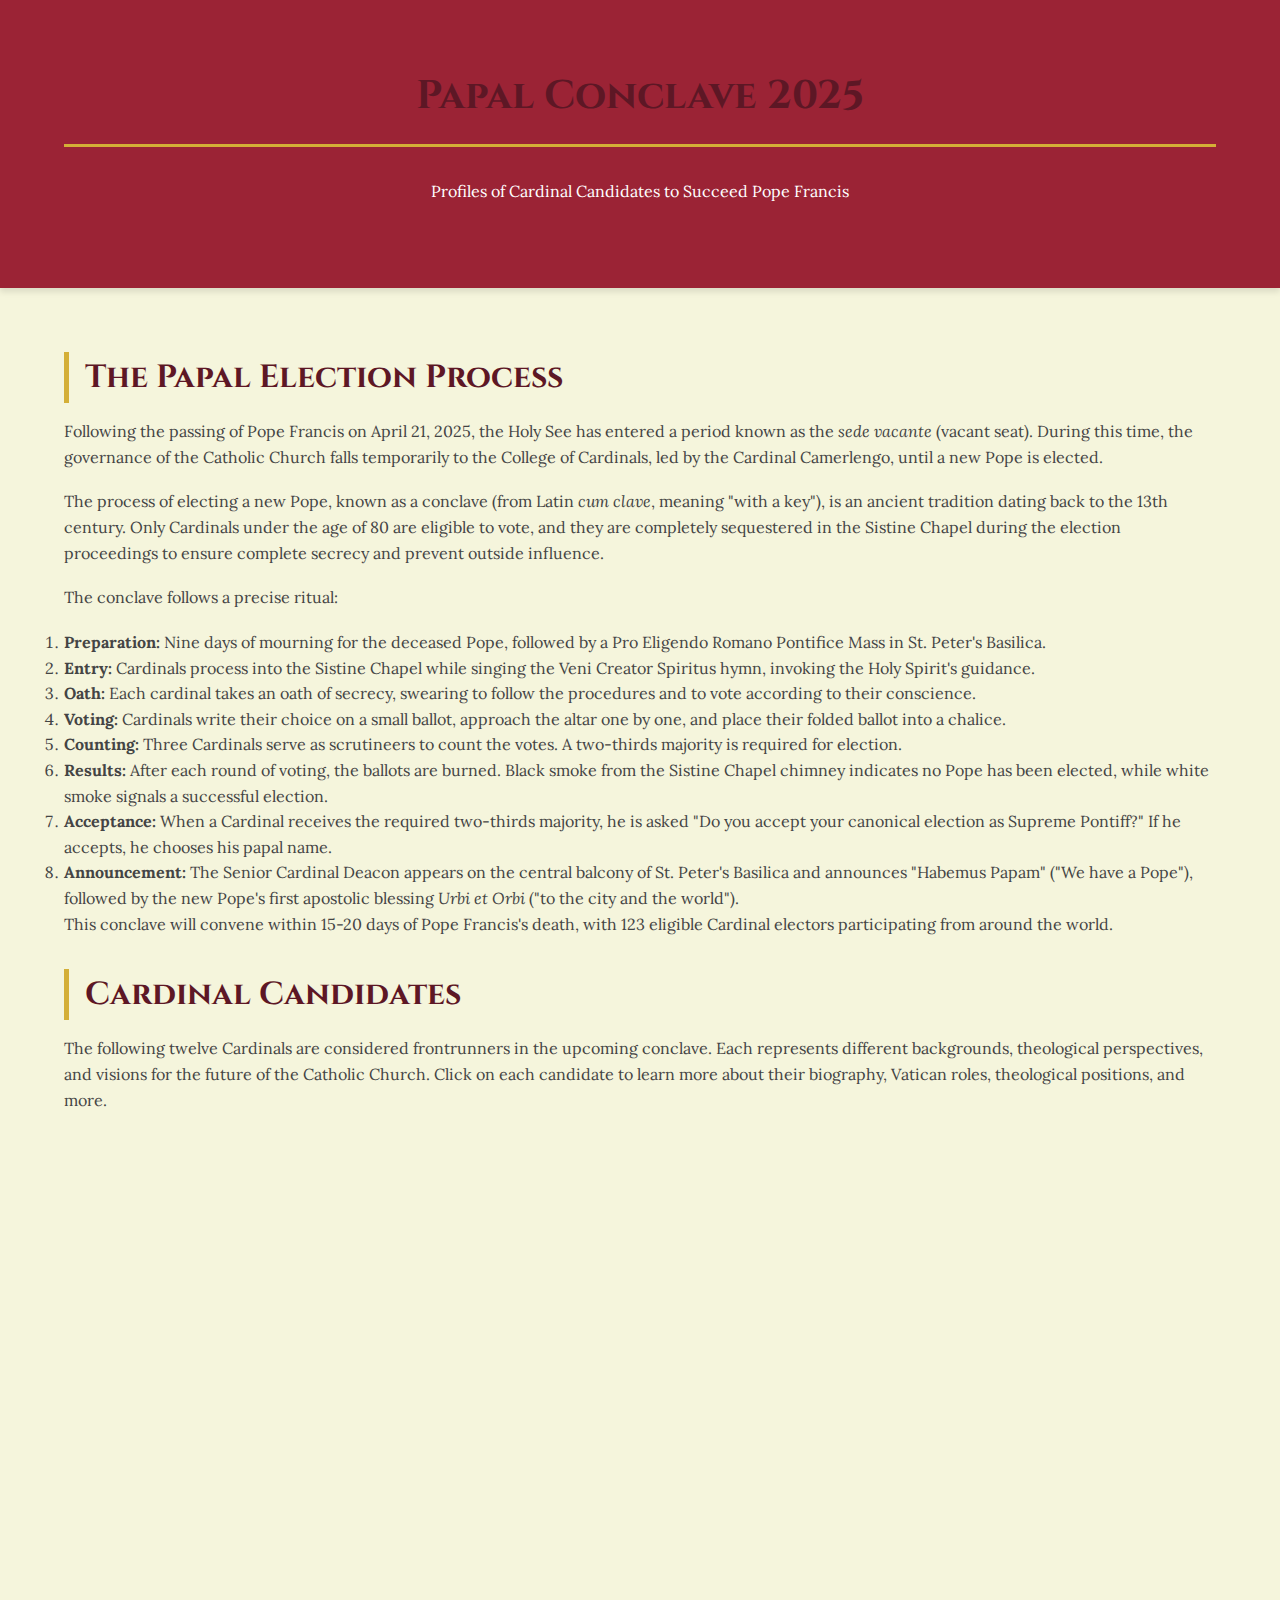
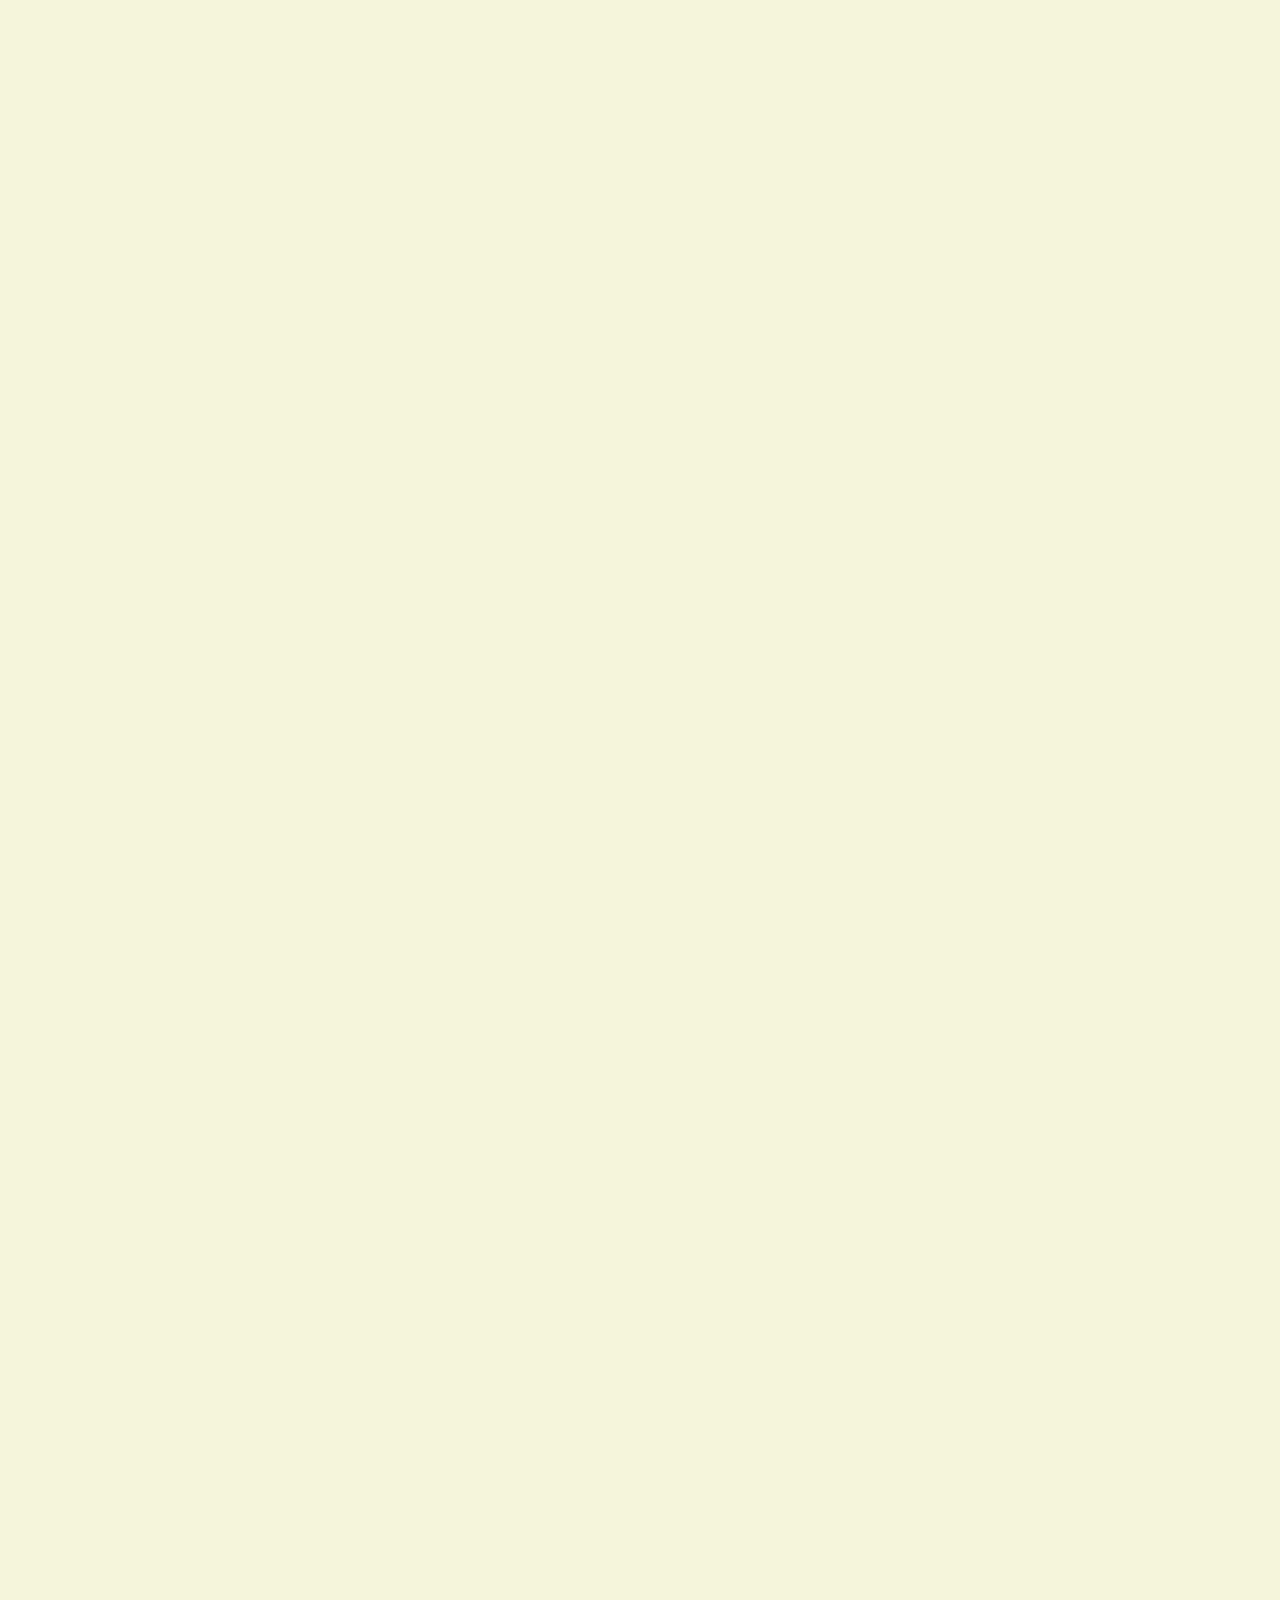
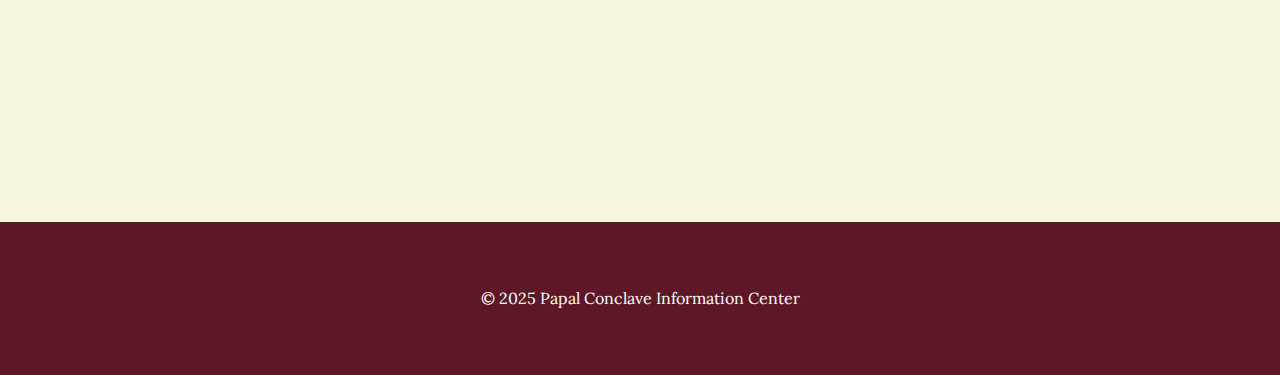
<file: index.html>
<!DOCTYPE html>
<html lang="en">
<head>
  <meta charset="UTF-8">
  <meta name="viewport" content="width=device-width, initial-scale=1.0">
  <meta name="description" content="Information about the 12 papal candidates for the conclave following the passing of Pope Francis">
  <title>Papal Conclave 2025 - Candidate Profiles</title>
  <link rel="preconnect" href="https://fonts.googleapis.com">
  <link rel="preconnect" href="https://fonts.gstatic.com" crossorigin>
  <link href="https://fonts.googleapis.com/css2?family=Cinzel:wght@400;700&family=Lora:ital,wght@0,400;0,700;1,400&display=swap" rel="stylesheet">
  <link rel="stylesheet" href="assets/css/style.css">
</head>
<body>
  <header>
    <div class="container">
      <h1>Papal Conclave 2025</h1>
      <p>Profiles of Cardinal Candidates to Succeed Pope Francis</p>
    </div>
  </header>

  <main class="container">
    <section class="intro">
      <h2>The Papal Election Process</h2>
      <p>Following the passing of Pope Francis on April 21, 2025, the Holy See has entered a period known as the <em>sede vacante</em> (vacant seat). During this time, the governance of the Catholic Church falls temporarily to the College of Cardinals, led by the Cardinal Camerlengo, until a new Pope is elected.</p>
      
      <p>The process of electing a new Pope, known as a conclave (from Latin <em>cum clave</em>, meaning "with a key"), is an ancient tradition dating back to the 13th century. Only Cardinals under the age of 80 are eligible to vote, and they are completely sequestered in the Sistine Chapel during the election proceedings to ensure complete secrecy and prevent outside influence.</p>
      
      <p>The conclave follows a precise ritual:</p>
      
      <ol>
        <li><strong>Preparation:</strong> Nine days of mourning for the deceased Pope, followed by a Pro Eligendo Romano Pontifice Mass in St. Peter's Basilica.</li>
        <li><strong>Entry:</strong> Cardinals process into the Sistine Chapel while singing the Veni Creator Spiritus hymn, invoking the Holy Spirit's guidance.</li>
        <li><strong>Oath:</strong> Each cardinal takes an oath of secrecy, swearing to follow the procedures and to vote according to their conscience.</li>
        <li><strong>Voting:</strong> Cardinals write their choice on a small ballot, approach the altar one by one, and place their folded ballot into a chalice.</li>
        <li><strong>Counting:</strong> Three Cardinals serve as scrutineers to count the votes. A two-thirds majority is required for election.</li>
        <li><strong>Results:</strong> After each round of voting, the ballots are burned. Black smoke from the Sistine Chapel chimney indicates no Pope has been elected, while white smoke signals a successful election.</li>
        <li><strong>Acceptance:</strong> When a Cardinal receives the required two-thirds majority, he is asked "Do you accept your canonical election as Supreme Pontiff?" If he accepts, he chooses his papal name.</li>
        <li><strong>Announcement:</strong> The Senior Cardinal Deacon appears on the central balcony of St. Peter's Basilica and announces "Habemus Papam" ("We have a Pope"), followed by the new Pope's first apostolic blessing <em>Urbi et Orbi</em> ("to the city and the world").</li>
      </ol>
      
      <p>This conclave will convene within 15-20 days of Pope Francis's death, with 123 eligible Cardinal electors participating from around the world.</p>
    </section>

    <section>
      <h2>Cardinal Candidates</h2>
      <p>The following twelve Cardinals are considered frontrunners in the upcoming conclave. Each represents different backgrounds, theological perspectives, and visions for the future of the Catholic Church. Click on each candidate to learn more about their biography, Vatican roles, theological positions, and more.</p>
      
      <div class="candidates-grid">
        <!-- Cardinal 1 -->
        <article class="candidate-card">
          <a href="candidate-bagnasco.html">
            <img src="assets/images/gettyimages-458750081-612x612-2048.jpg" alt="Cardinal Angelo Bagnasco" width="612" height="612">
            <div class="candidate-card-content">
              <h3>Cardinal Angelo Bagnasco</h3>
              <p class="candidate-meta">82 – Italy</p>
              <p>Archbishop Emeritus of Genoa</p>
            </div>
          </a>
        </article>
        
        <!-- Cardinal 2 -->
        <article class="candidate-card">
          <a href="candidate-zuppi.html">
            <img src="assets/images/gettyimages-1760249336-612x612-80b3.jpg" alt="Cardinal Matteo Zuppi" width="612" height="612">
            <div class="candidate-card-content">
              <h3>Cardinal Matteo Zuppi</h3>
              <p class="candidate-meta">69 – Italy</p>
              <p>Archbishop of Bologna</p>
            </div>
          </a>
        </article>
        
        <!-- Cardinal 3 -->
        <article class="candidate-card">
          <a href="candidate-sarah.html">
            <img src="assets/images/gettyimages-107032722-612x612-34f1.jpg" alt="Cardinal Robert Sarah" width="612" height="612">
            <div class="candidate-card-content">
              <h3>Cardinal Robert Sarah</h3>
              <p class="candidate-meta">79 – Guinea</p>
              <p>Prefect Emeritus of the Congregation for Divine Worship and the Discipline of the Sacraments</p>
            </div>
          </a>
        </article>
        
        <!-- Cardinal 4 -->
        <article class="candidate-card">
          <a href="candidate-tagle.html">
            <img src="assets/images/Luis_Antonio_Tagle_in_2016-ccab.png" alt="Cardinal Luis Antonio Tagle" width="612" height="612">
            <div class="candidate-card-content">
              <h3>Cardinal Luis Antonio Tagle</h3>
              <p class="candidate-meta">67 – Philippines</p>
              <p>Pro-Prefect of the Dicastery for Evangelization</p>
            </div>
          </a>
        </article>
        
        <!-- Cardinal 5 -->
        <article class="candidate-card">
          <a href="candidate-ranjith.html">
            <img src="assets/images/Ranjith-e1725194111365-3993.webp" alt="Cardinal Malcolm Ranjith" width="612" height="612">
            <div class="candidate-card-content">
              <h3>Cardinal Malcolm Ranjith</h3>
              <p class="candidate-meta">77 – Sri Lanka</p>
              <p>Metropolitan Archbishop of Colombo</p>
            </div>
          </a>
        </article>
        
        <!-- Cardinal 6 -->
        <article class="candidate-card">
          <a href="candidate-parolin.html">
            <img src="assets/images/gettyimages-1710142238-612x612-189c.jpg" alt="Cardinal Pietro Parolin" width="612" height="612">
            <div class="candidate-card-content">
              <h3>Cardinal Pietro Parolin</h3>
              <p class="candidate-meta">70 – Italy</p>
              <p>Vatican Secretary of State</p>
            </div>
          </a>
        </article>
        
        <!-- Cardinal 7 -->
        <article class="candidate-card">
          <a href="candidate-pizzaballa.html">
            <img src="assets/images/gettyimages-2190750101-612x612-3679.jpg" alt="Cardinal Pierbattista Pizzaballa" width="612" height="612">
            <div class="candidate-card-content">
              <h3>Cardinal Pierbattista Pizzaballa</h3>
              <p class="candidate-meta">60 – Italy</p>
              <p>Latin Patriarch of Jerusalem</p>
            </div>
          </a>
        </article>
        
        <!-- Cardinal 8 -->
        <article class="candidate-card">
          <a href="candidate-erdo.html">
            <img src="assets/images/Card-fad1.webp" alt="Cardinal Péter Erdő" width="612" height="612">
            <div class="candidate-card-content">
              <h3>Cardinal Péter Erdő</h3>
              <p class="candidate-meta">72 – Hungary</p>
              <p>Metropolitan Archbishop of Esztergom-Budapest</p>
            </div>
          </a>
        </article>
        
        <!-- Cardinal 9 -->
        <article class="candidate-card">
          <a href="candidate-eijk.html">
            <img src="assets/images/Eijk-58a4.webp" alt="Cardinal Willem Eijk" width="612" height="612">
            <div class="candidate-card-content">
              <h3>Cardinal Willem Eijk</h3>
              <p class="candidate-meta">71 – Netherlands</p>
              <p>Metropolitan Archbishop of Utrecht</p>
            </div>
          </a>
        </article>
        
        <!-- Cardinal 10 -->
        <article class="candidate-card">
          <a href="candidate-arborelius.html">
            <img src="assets/images/Bishop_Anders_Arborelius_in_2015-04b5.jpg" alt="Cardinal Anders Arborelius" width="612" height="612">
            <div class="candidate-card-content">
              <h3>Cardinal Anders Arborelius</h3>
              <p class="candidate-meta">75 – Sweden</p>
              <p>Bishop of Stockholm</p>
            </div>
          </a>
        </article>
        
        <!-- Cardinal 11 -->
        <article class="candidate-card">
          <a href="candidate-bo.html">
            <img src="assets/images/Bo-Photo-credit-Mazur-Catholic-News-9dd2.webp" alt="Cardinal Charles Maung Bo" width="612" height="612">
            <div class="candidate-card-content">
              <h3>Cardinal Charles Maung Bo</h3>
              <p class="candidate-meta">76 – Myanmar</p>
              <p>Bishop of Yangon</p>
            </div>
          </a>
        </article>
        
        <!-- Cardinal 12 -->
        <article class="candidate-card">
          <a href="candidate-aveline.html">
            <img src="assets/images/Cardinal-Aveline-Maria-Grazia-PicciarellaAlamy-1-1-a4ce.webp" alt="Cardinal Jean-Marc Aveline" width="612" height="612">
            <div class="candidate-card-content">
              <h3>Cardinal Jean-Marc Aveline</h3>
              <p class="candidate-meta">66 – France</p>
              <p>Metropolitan Archbishop of Marseille</p>
            </div>
          </a>
        </article>
      </div>
    </section>
  </main>

  <footer>
    <div class="container">
      <p>&copy; 2025 Papal Conclave Information Center</p>
    </div>
  </footer>

  <script src="assets/js/scripts.js"></script>
</body>
</html>
</file>
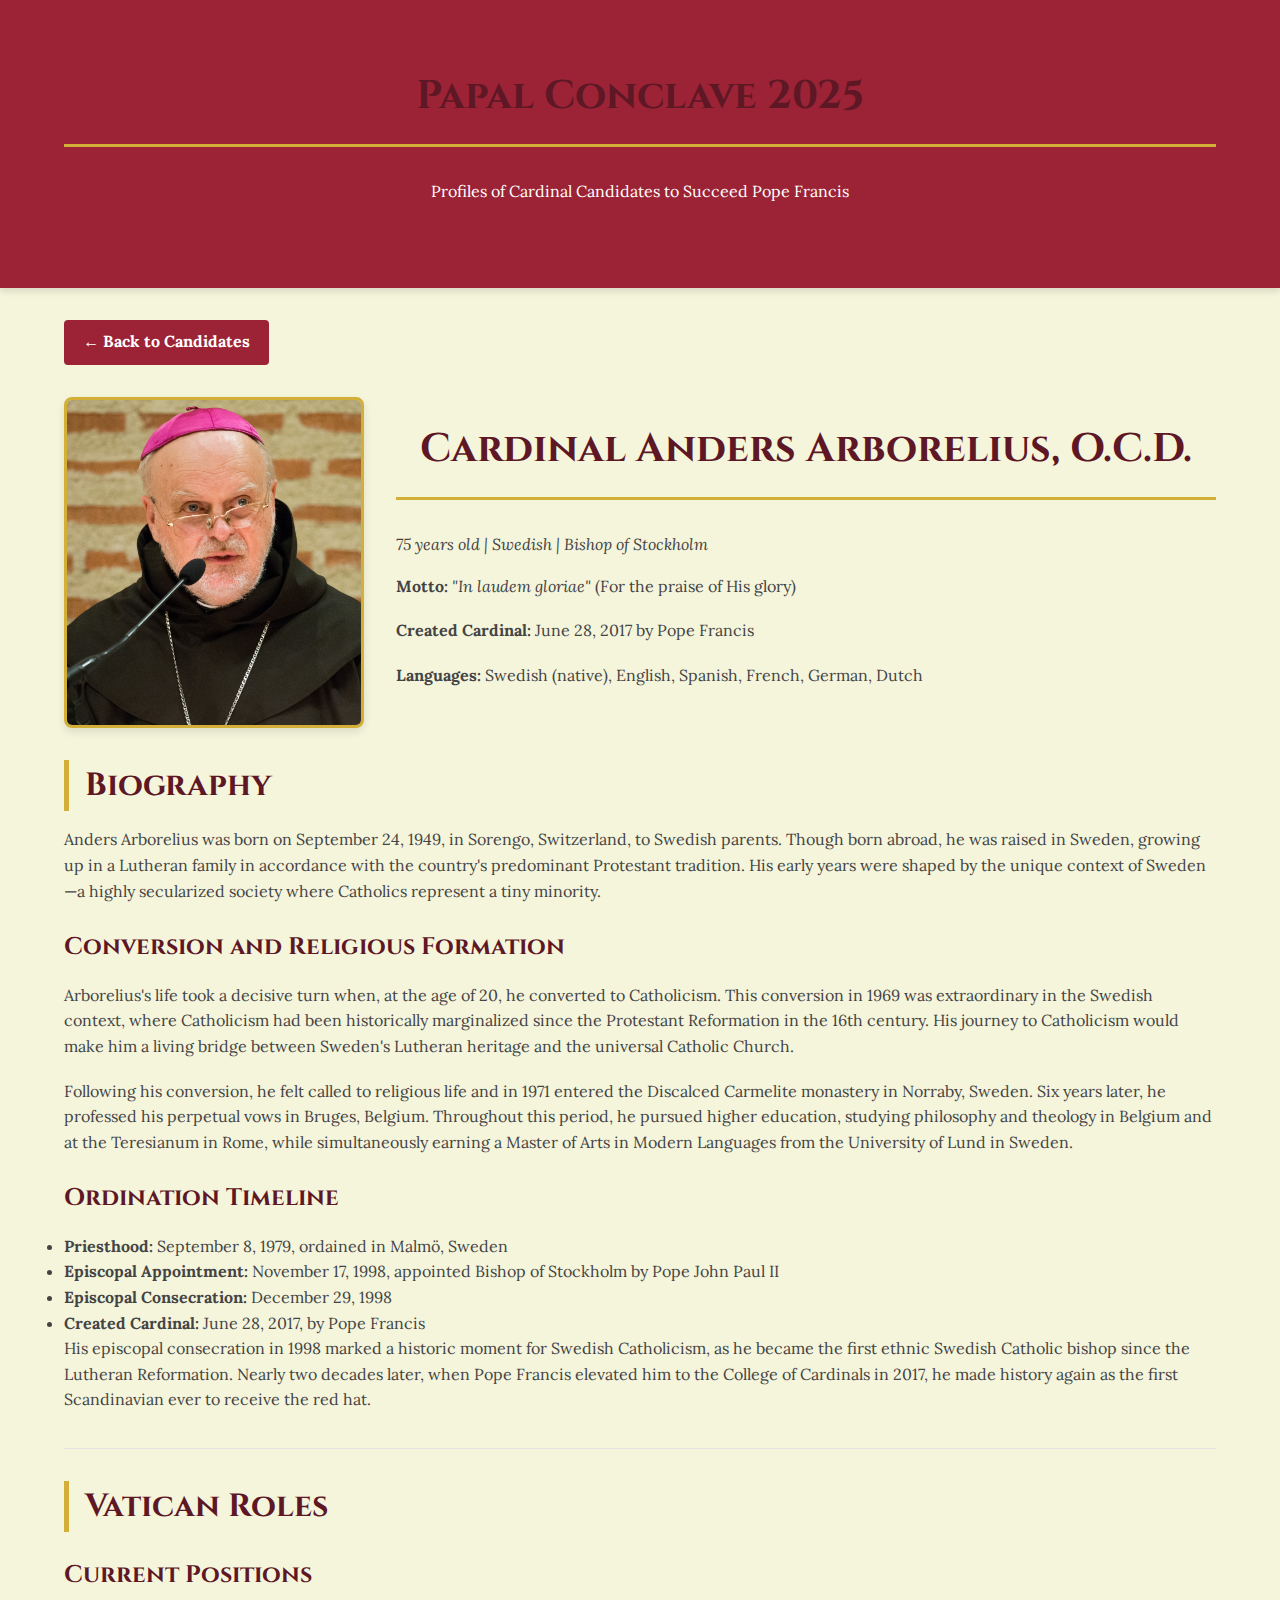
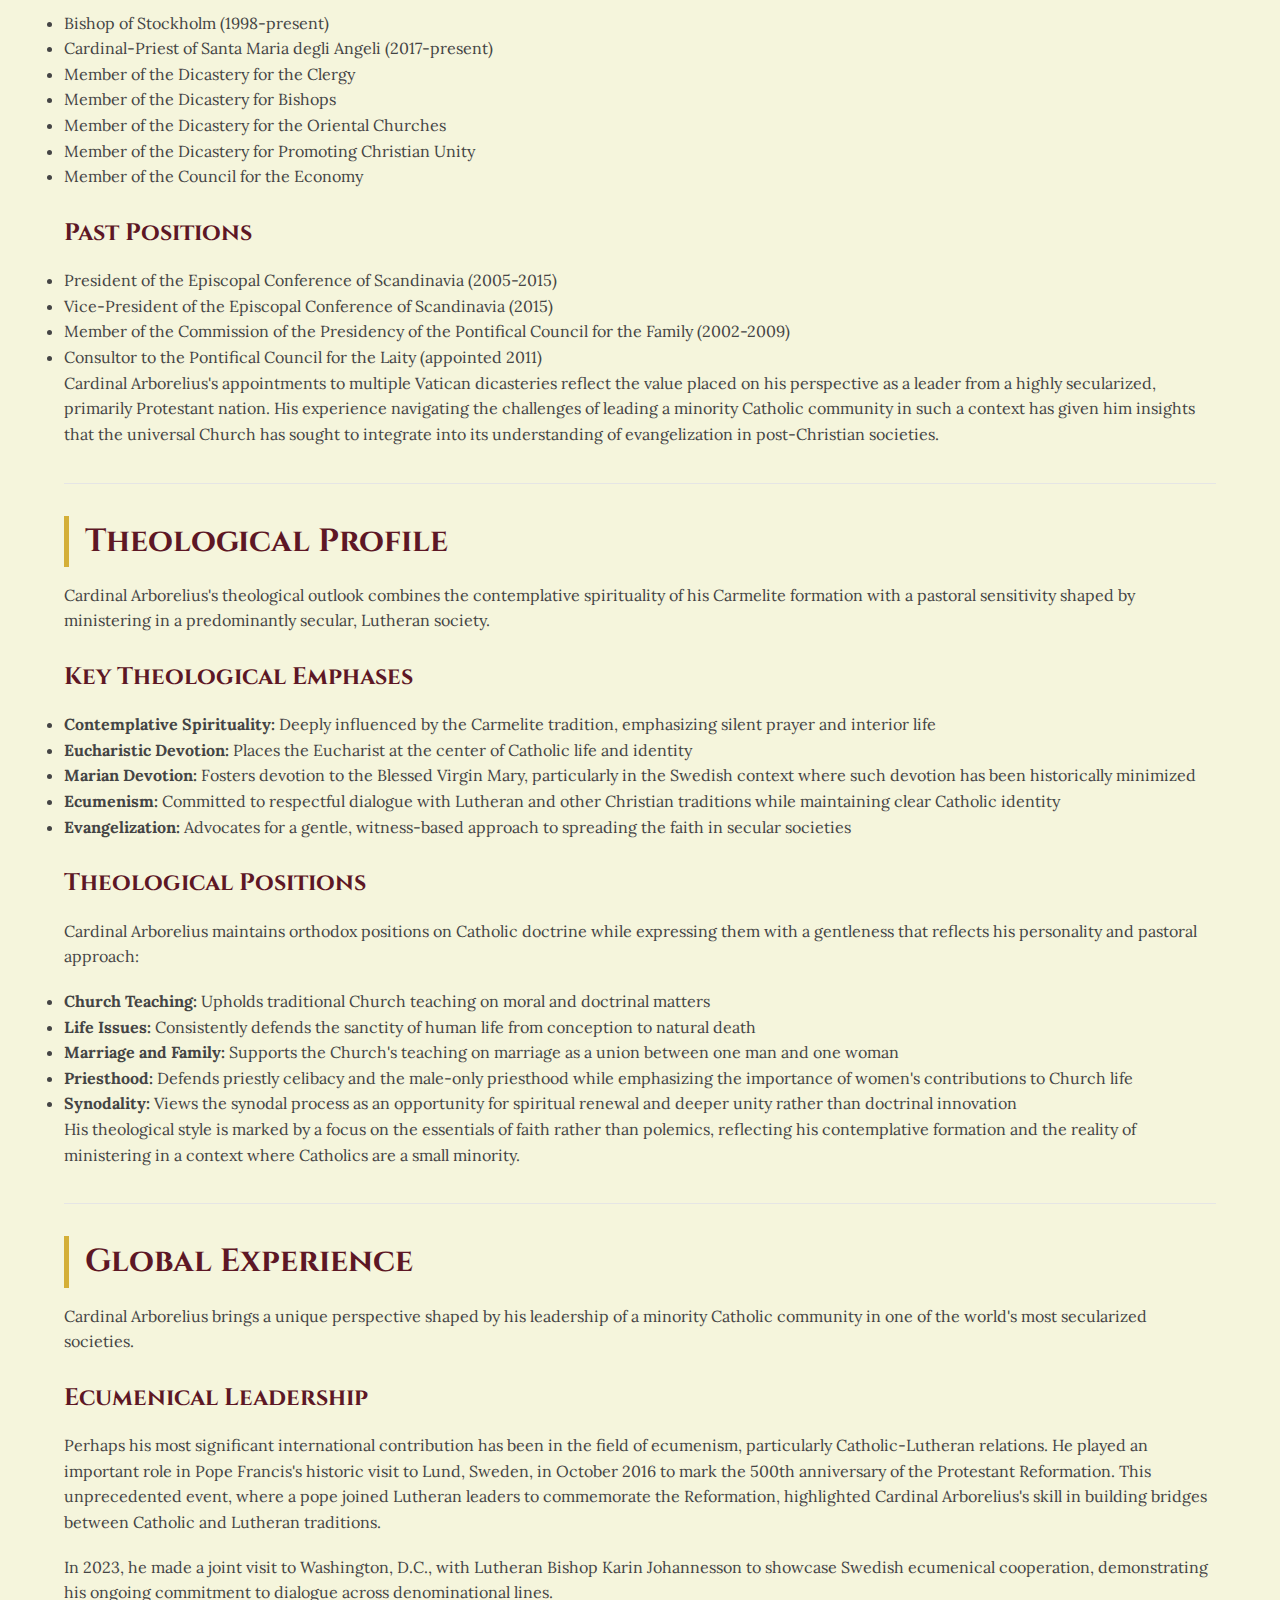
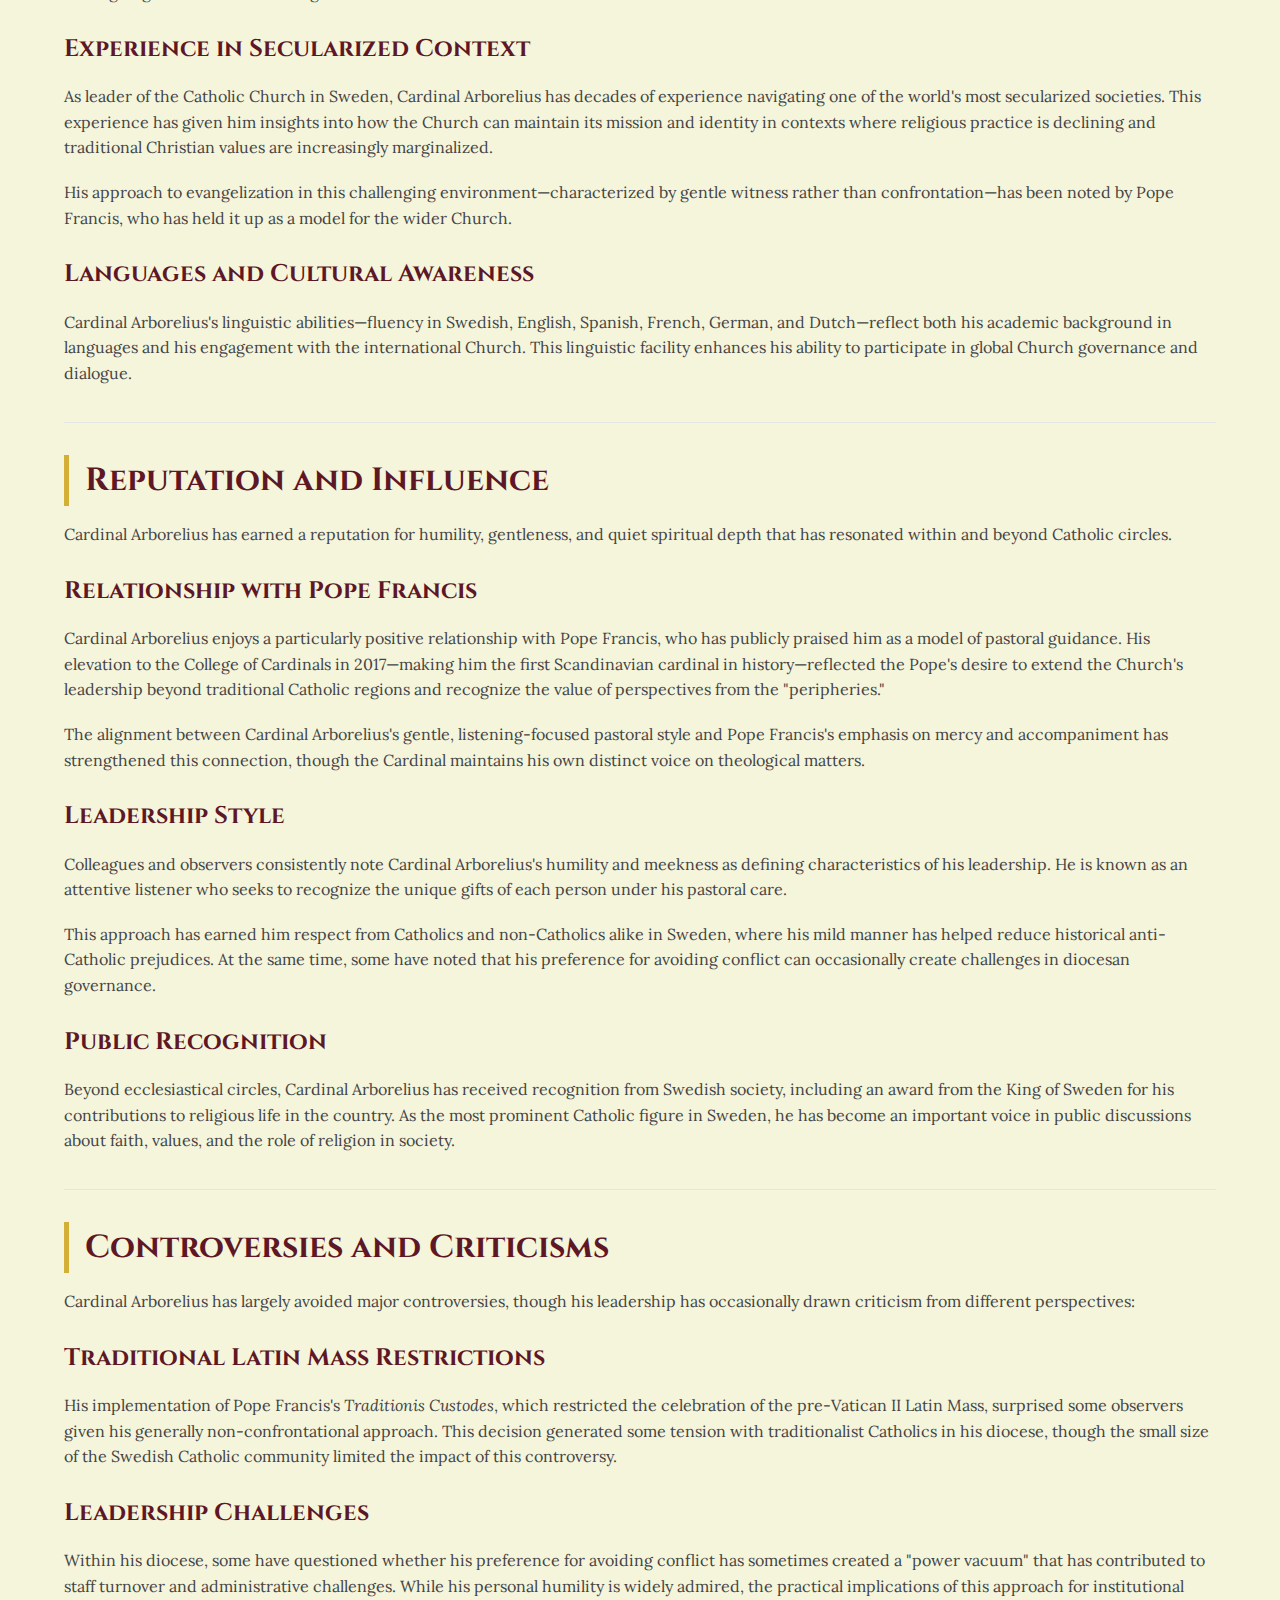
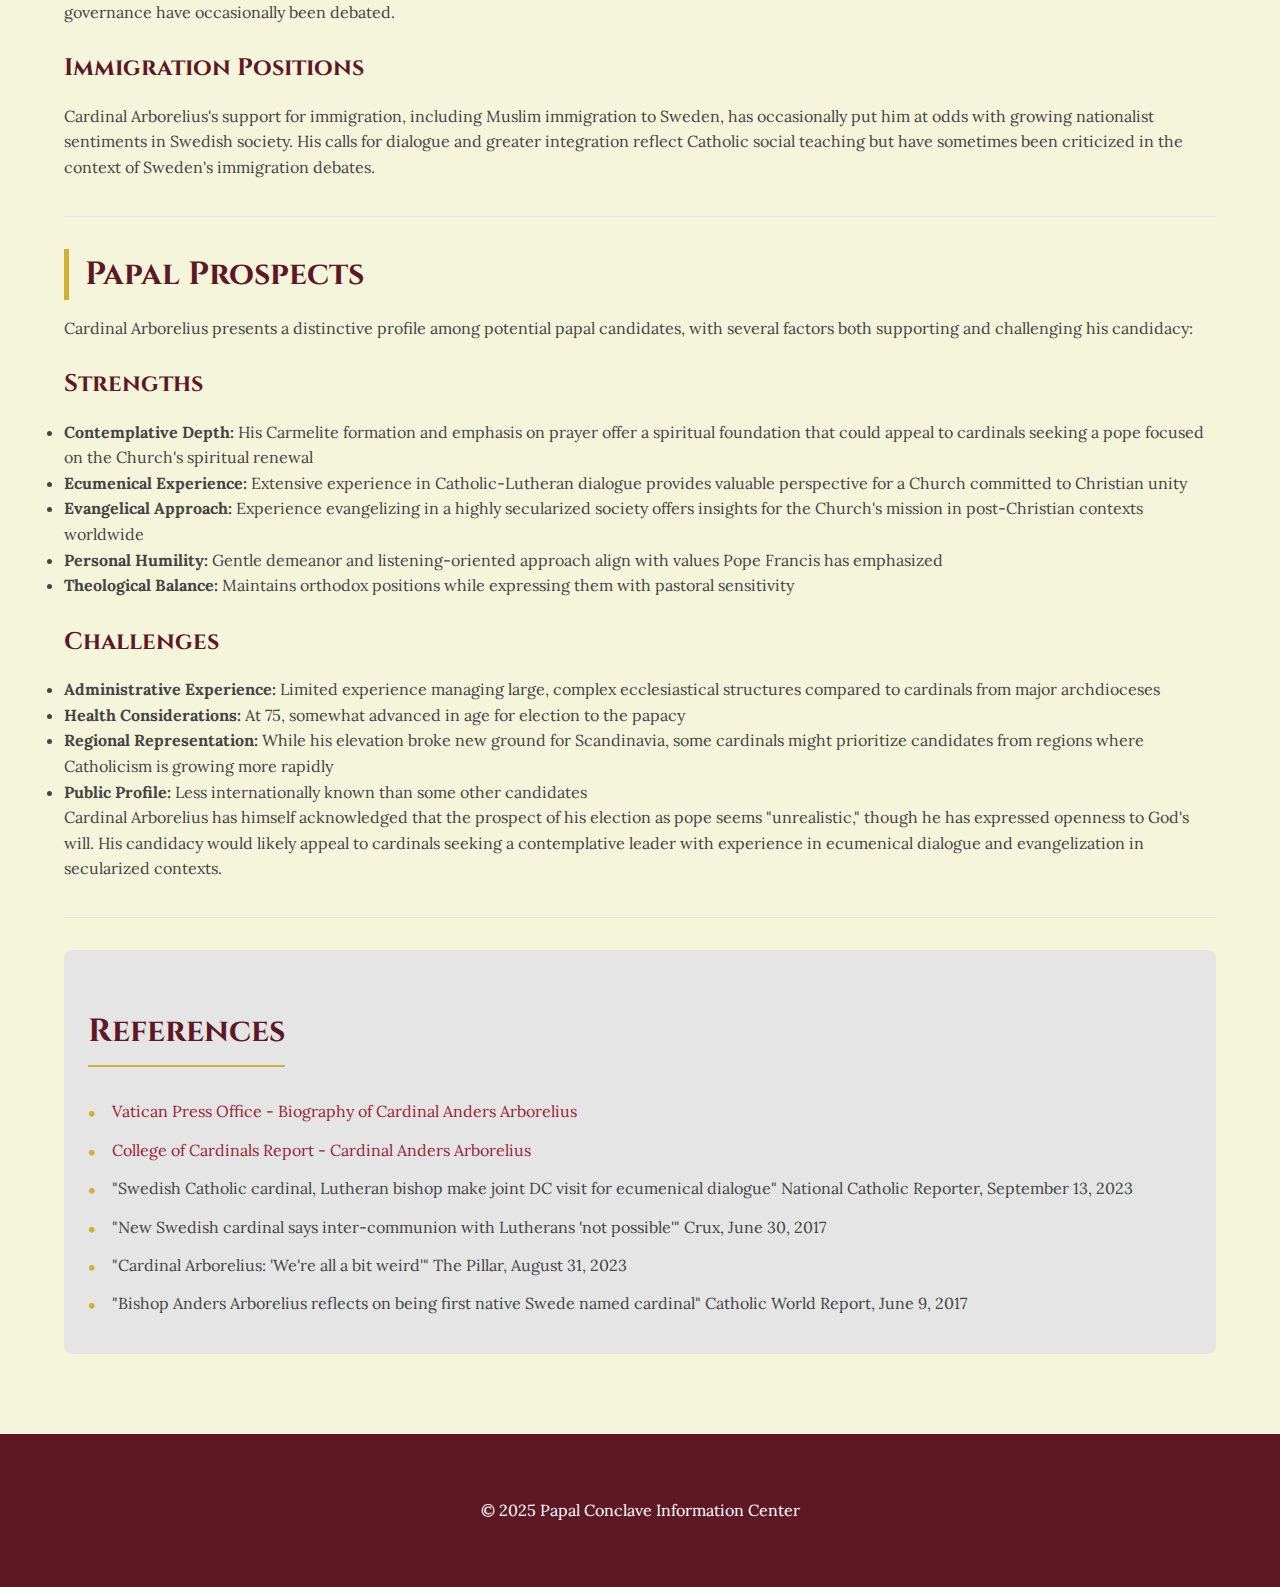
<file: candidate-arborelius.html>
<!DOCTYPE html>
<html lang="en">
<head>
  <meta charset="UTF-8">
  <meta name="viewport" content="width=device-width, initial-scale=1.0">
  <meta name="description" content="Detailed profile of Cardinal Anders Arborelius, Bishop of Stockholm and papal candidate">
  <title>Cardinal Anders Arborelius | Papal Candidate Profile</title>
  <link rel="preconnect" href="https://fonts.googleapis.com">
  <link rel="preconnect" href="https://fonts.gstatic.com" crossorigin>
  <link href="https://fonts.googleapis.com/css2?family=Cinzel:wght@400;700&family=Lora:ital,wght@0,400;0,700;1,400&display=swap" rel="stylesheet">
  <link rel="stylesheet" href="assets/css/style.css">
</head>
<body>
  <header>
    <div class="container">
      <h1>Papal Conclave 2025</h1>
      <p>Profiles of Cardinal Candidates to Succeed Pope Francis</p>
    </div>
  </header>

  <main class="container">
    <a href="index.html" class="back-button">&larr; Back to Candidates</a>
    
    <div class="candidate-header">
      <div class="candidate-image">
        <img src="assets/images/Bishop_Anders_Arborelius_in_2015-04b5.jpg" alt="Cardinal Anders Arborelius" width="600" height="800">
      </div>
      
      <div class="candidate-info">
        <h1>Cardinal Anders Arborelius, O.C.D.</h1>
        <p class="candidate-meta">75 years old | Swedish | Bishop of Stockholm</p>
        <p><strong>Motto:</strong> <em>"In laudem gloriae"</em> (For the praise of His glory)</p>
        <p><strong>Created Cardinal:</strong> June 28, 2017 by Pope Francis</p>
        <p><strong>Languages:</strong> Swedish (native), English, Spanish, French, German, Dutch</p>
      </div>
    </div>
    
    <section class="section">
      <h2>Biography</h2>
      <p>Anders Arborelius was born on September 24, 1949, in Sorengo, Switzerland, to Swedish parents. Though born abroad, he was raised in Sweden, growing up in a Lutheran family in accordance with the country's predominant Protestant tradition. His early years were shaped by the unique context of Sweden—a highly secularized society where Catholics represent a tiny minority.</p>
      
      <h3>Conversion and Religious Formation</h3>
      <p>Arborelius's life took a decisive turn when, at the age of 20, he converted to Catholicism. This conversion in 1969 was extraordinary in the Swedish context, where Catholicism had been historically marginalized since the Protestant Reformation in the 16th century. His journey to Catholicism would make him a living bridge between Sweden's Lutheran heritage and the universal Catholic Church.</p>
      
      <p>Following his conversion, he felt called to religious life and in 1971 entered the Discalced Carmelite monastery in Norraby, Sweden. Six years later, he professed his perpetual vows in Bruges, Belgium. Throughout this period, he pursued higher education, studying philosophy and theology in Belgium and at the Teresianum in Rome, while simultaneously earning a Master of Arts in Modern Languages from the University of Lund in Sweden.</p>
      
      <h3>Ordination Timeline</h3>
      <ul>
        <li><strong>Priesthood:</strong> September 8, 1979, ordained in Malmö, Sweden</li>
        <li><strong>Episcopal Appointment:</strong> November 17, 1998, appointed Bishop of Stockholm by Pope John Paul II</li>
        <li><strong>Episcopal Consecration:</strong> December 29, 1998</li>
        <li><strong>Created Cardinal:</strong> June 28, 2017, by Pope Francis</li>
      </ul>
      
      <p>His episcopal consecration in 1998 marked a historic moment for Swedish Catholicism, as he became the first ethnic Swedish Catholic bishop since the Lutheran Reformation. Nearly two decades later, when Pope Francis elevated him to the College of Cardinals in 2017, he made history again as the first Scandinavian ever to receive the red hat.</p>
    </section>
    
    <section class="section">
      <h2>Vatican Roles</h2>
      <h3>Current Positions</h3>
      <ul>
        <li>Bishop of Stockholm (1998-present)</li>
        <li>Cardinal-Priest of Santa Maria degli Angeli (2017-present)</li>
        <li>Member of the Dicastery for the Clergy</li>
        <li>Member of the Dicastery for Bishops</li>
        <li>Member of the Dicastery for the Oriental Churches</li>
        <li>Member of the Dicastery for Promoting Christian Unity</li>
        <li>Member of the Council for the Economy</li>
      </ul>
      
      <h3>Past Positions</h3>
      <ul>
        <li>President of the Episcopal Conference of Scandinavia (2005-2015)</li>
        <li>Vice-President of the Episcopal Conference of Scandinavia (2015)</li>
        <li>Member of the Commission of the Presidency of the Pontifical Council for the Family (2002-2009)</li>
        <li>Consultor to the Pontifical Council for the Laity (appointed 2011)</li>
      </ul>
      
      <p>Cardinal Arborelius's appointments to multiple Vatican dicasteries reflect the value placed on his perspective as a leader from a highly secularized, primarily Protestant nation. His experience navigating the challenges of leading a minority Catholic community in such a context has given him insights that the universal Church has sought to integrate into its understanding of evangelization in post-Christian societies.</p>
    </section>
    
    <section class="section">
      <h2>Theological Profile</h2>
      <p>Cardinal Arborelius's theological outlook combines the contemplative spirituality of his Carmelite formation with a pastoral sensitivity shaped by ministering in a predominantly secular, Lutheran society.</p>
      
      <h3>Key Theological Emphases</h3>
      <ul>
        <li><strong>Contemplative Spirituality:</strong> Deeply influenced by the Carmelite tradition, emphasizing silent prayer and interior life</li>
        <li><strong>Eucharistic Devotion:</strong> Places the Eucharist at the center of Catholic life and identity</li>
        <li><strong>Marian Devotion:</strong> Fosters devotion to the Blessed Virgin Mary, particularly in the Swedish context where such devotion has been historically minimized</li>
        <li><strong>Ecumenism:</strong> Committed to respectful dialogue with Lutheran and other Christian traditions while maintaining clear Catholic identity</li>
        <li><strong>Evangelization:</strong> Advocates for a gentle, witness-based approach to spreading the faith in secular societies</li>
      </ul>
      
      <h3>Theological Positions</h3>
      <p>Cardinal Arborelius maintains orthodox positions on Catholic doctrine while expressing them with a gentleness that reflects his personality and pastoral approach:</p>
      <ul>
        <li><strong>Church Teaching:</strong> Upholds traditional Church teaching on moral and doctrinal matters</li>
        <li><strong>Life Issues:</strong> Consistently defends the sanctity of human life from conception to natural death</li>
        <li><strong>Marriage and Family:</strong> Supports the Church's teaching on marriage as a union between one man and one woman</li>
        <li><strong>Priesthood:</strong> Defends priestly celibacy and the male-only priesthood while emphasizing the importance of women's contributions to Church life</li>
        <li><strong>Synodality:</strong> Views the synodal process as an opportunity for spiritual renewal and deeper unity rather than doctrinal innovation</li>
      </ul>
      
      <p>His theological style is marked by a focus on the essentials of faith rather than polemics, reflecting his contemplative formation and the reality of ministering in a context where Catholics are a small minority.</p>
    </section>
    
    <section class="section">
      <h2>Global Experience</h2>
      <p>Cardinal Arborelius brings a unique perspective shaped by his leadership of a minority Catholic community in one of the world's most secularized societies.</p>
      
      <h3>Ecumenical Leadership</h3>
      <p>Perhaps his most significant international contribution has been in the field of ecumenism, particularly Catholic-Lutheran relations. He played an important role in Pope Francis's historic visit to Lund, Sweden, in October 2016 to mark the 500th anniversary of the Protestant Reformation. This unprecedented event, where a pope joined Lutheran leaders to commemorate the Reformation, highlighted Cardinal Arborelius's skill in building bridges between Catholic and Lutheran traditions.</p>
      
      <p>In 2023, he made a joint visit to Washington, D.C., with Lutheran Bishop Karin Johannesson to showcase Swedish ecumenical cooperation, demonstrating his ongoing commitment to dialogue across denominational lines.</p>
      
      <h3>Experience in Secularized Context</h3>
      <p>As leader of the Catholic Church in Sweden, Cardinal Arborelius has decades of experience navigating one of the world's most secularized societies. This experience has given him insights into how the Church can maintain its mission and identity in contexts where religious practice is declining and traditional Christian values are increasingly marginalized.</p>
      
      <p>His approach to evangelization in this challenging environment—characterized by gentle witness rather than confrontation—has been noted by Pope Francis, who has held it up as a model for the wider Church.</p>
      
      <h3>Languages and Cultural Awareness</h3>
      <p>Cardinal Arborelius's linguistic abilities—fluency in Swedish, English, Spanish, French, German, and Dutch—reflect both his academic background in languages and his engagement with the international Church. This linguistic facility enhances his ability to participate in global Church governance and dialogue.</p>
    </section>
    
    <section class="section">
      <h2>Reputation and Influence</h2>
      <p>Cardinal Arborelius has earned a reputation for humility, gentleness, and quiet spiritual depth that has resonated within and beyond Catholic circles.</p>
      
      <h3>Relationship with Pope Francis</h3>
      <p>Cardinal Arborelius enjoys a particularly positive relationship with Pope Francis, who has publicly praised him as a model of pastoral guidance. His elevation to the College of Cardinals in 2017—making him the first Scandinavian cardinal in history—reflected the Pope's desire to extend the Church's leadership beyond traditional Catholic regions and recognize the value of perspectives from the "peripheries."</p>
      
      <p>The alignment between Cardinal Arborelius's gentle, listening-focused pastoral style and Pope Francis's emphasis on mercy and accompaniment has strengthened this connection, though the Cardinal maintains his own distinct voice on theological matters.</p>
      
      <h3>Leadership Style</h3>
      <p>Colleagues and observers consistently note Cardinal Arborelius's humility and meekness as defining characteristics of his leadership. He is known as an attentive listener who seeks to recognize the unique gifts of each person under his pastoral care.</p>
      
      <p>This approach has earned him respect from Catholics and non-Catholics alike in Sweden, where his mild manner has helped reduce historical anti-Catholic prejudices. At the same time, some have noted that his preference for avoiding conflict can occasionally create challenges in diocesan governance.</p>
      
      <h3>Public Recognition</h3>
      <p>Beyond ecclesiastical circles, Cardinal Arborelius has received recognition from Swedish society, including an award from the King of Sweden for his contributions to religious life in the country. As the most prominent Catholic figure in Sweden, he has become an important voice in public discussions about faith, values, and the role of religion in society.</p>
    </section>
    
    <section class="section">
      <h2>Controversies and Criticisms</h2>
      <p>Cardinal Arborelius has largely avoided major controversies, though his leadership has occasionally drawn criticism from different perspectives:</p>
      
      <h3>Traditional Latin Mass Restrictions</h3>
      <p>His implementation of Pope Francis's <em>Traditionis Custodes</em>, which restricted the celebration of the pre-Vatican II Latin Mass, surprised some observers given his generally non-confrontational approach. This decision generated some tension with traditionalist Catholics in his diocese, though the small size of the Swedish Catholic community limited the impact of this controversy.</p>
      
      <h3>Leadership Challenges</h3>
      <p>Within his diocese, some have questioned whether his preference for avoiding conflict has sometimes created a "power vacuum" that has contributed to staff turnover and administrative challenges. While his personal humility is widely admired, the practical implications of this approach for institutional governance have occasionally been debated.</p>
      
      <h3>Immigration Positions</h3>
      <p>Cardinal Arborelius's support for immigration, including Muslim immigration to Sweden, has occasionally put him at odds with growing nationalist sentiments in Swedish society. His calls for dialogue and greater integration reflect Catholic social teaching but have sometimes been criticized in the context of Sweden's immigration debates.</p>
    </section>
    
    <section class="section">
      <h2>Papal Prospects</h2>
      <p>Cardinal Arborelius presents a distinctive profile among potential papal candidates, with several factors both supporting and challenging his candidacy:</p>
      
      <h3>Strengths</h3>
      <ul>
        <li><strong>Contemplative Depth:</strong> His Carmelite formation and emphasis on prayer offer a spiritual foundation that could appeal to cardinals seeking a pope focused on the Church's spiritual renewal</li>
        <li><strong>Ecumenical Experience:</strong> Extensive experience in Catholic-Lutheran dialogue provides valuable perspective for a Church committed to Christian unity</li>
        <li><strong>Evangelical Approach:</strong> Experience evangelizing in a highly secularized society offers insights for the Church's mission in post-Christian contexts worldwide</li>
        <li><strong>Personal Humility:</strong> Gentle demeanor and listening-oriented approach align with values Pope Francis has emphasized</li>
        <li><strong>Theological Balance:</strong> Maintains orthodox positions while expressing them with pastoral sensitivity</li>
      </ul>
      
      <h3>Challenges</h3>
      <ul>
        <li><strong>Administrative Experience:</strong> Limited experience managing large, complex ecclesiastical structures compared to cardinals from major archdioceses</li>
        <li><strong>Health Considerations:</strong> At 75, somewhat advanced in age for election to the papacy</li>
        <li><strong>Regional Representation:</strong> While his elevation broke new ground for Scandinavia, some cardinals might prioritize candidates from regions where Catholicism is growing more rapidly</li>
        <li><strong>Public Profile:</strong> Less internationally known than some other candidates</li>
      </ul>
      
      <p>Cardinal Arborelius has himself acknowledged that the prospect of his election as pope seems "unrealistic," though he has expressed openness to God's will. His candidacy would likely appeal to cardinals seeking a contemplative leader with experience in ecumenical dialogue and evangelization in secularized contexts.</p>
    </section>
    
    <section class="references">
      <h2>References</h2>
      <ul>
        <li><a href="https://press.vatican.va/content/salastampa/en/documentation/cardinali_biografie/cardinali_bio_arborelius_a.html" target="_blank">Vatican Press Office - Biography of Cardinal Anders Arborelius</a></li>
        <li><a href="https://collegeofcardinalsreport.com/cardinals/anders-arborelius/" target="_blank">College of Cardinals Report - Cardinal Anders Arborelius</a></li>
        <li>"Swedish Catholic cardinal, Lutheran bishop make joint DC visit for ecumenical dialogue" National Catholic Reporter, September 13, 2023</li>
        <li>"New Swedish cardinal says inter-communion with Lutherans 'not possible'" Crux, June 30, 2017</li>
        <li>"Cardinal Arborelius: 'We're all a bit weird'" The Pillar, August 31, 2023</li>
        <li>"Bishop Anders Arborelius reflects on being first native Swede named cardinal" Catholic World Report, June 9, 2017</li>
      </ul>
    </section>
  </main>

  <footer>
    <div class="container">
      <p>&copy; 2025 Papal Conclave Information Center</p>
    </div>
  </footer>

  <script src="assets/js/scripts.js"></script>
</body>
</html>
</file>
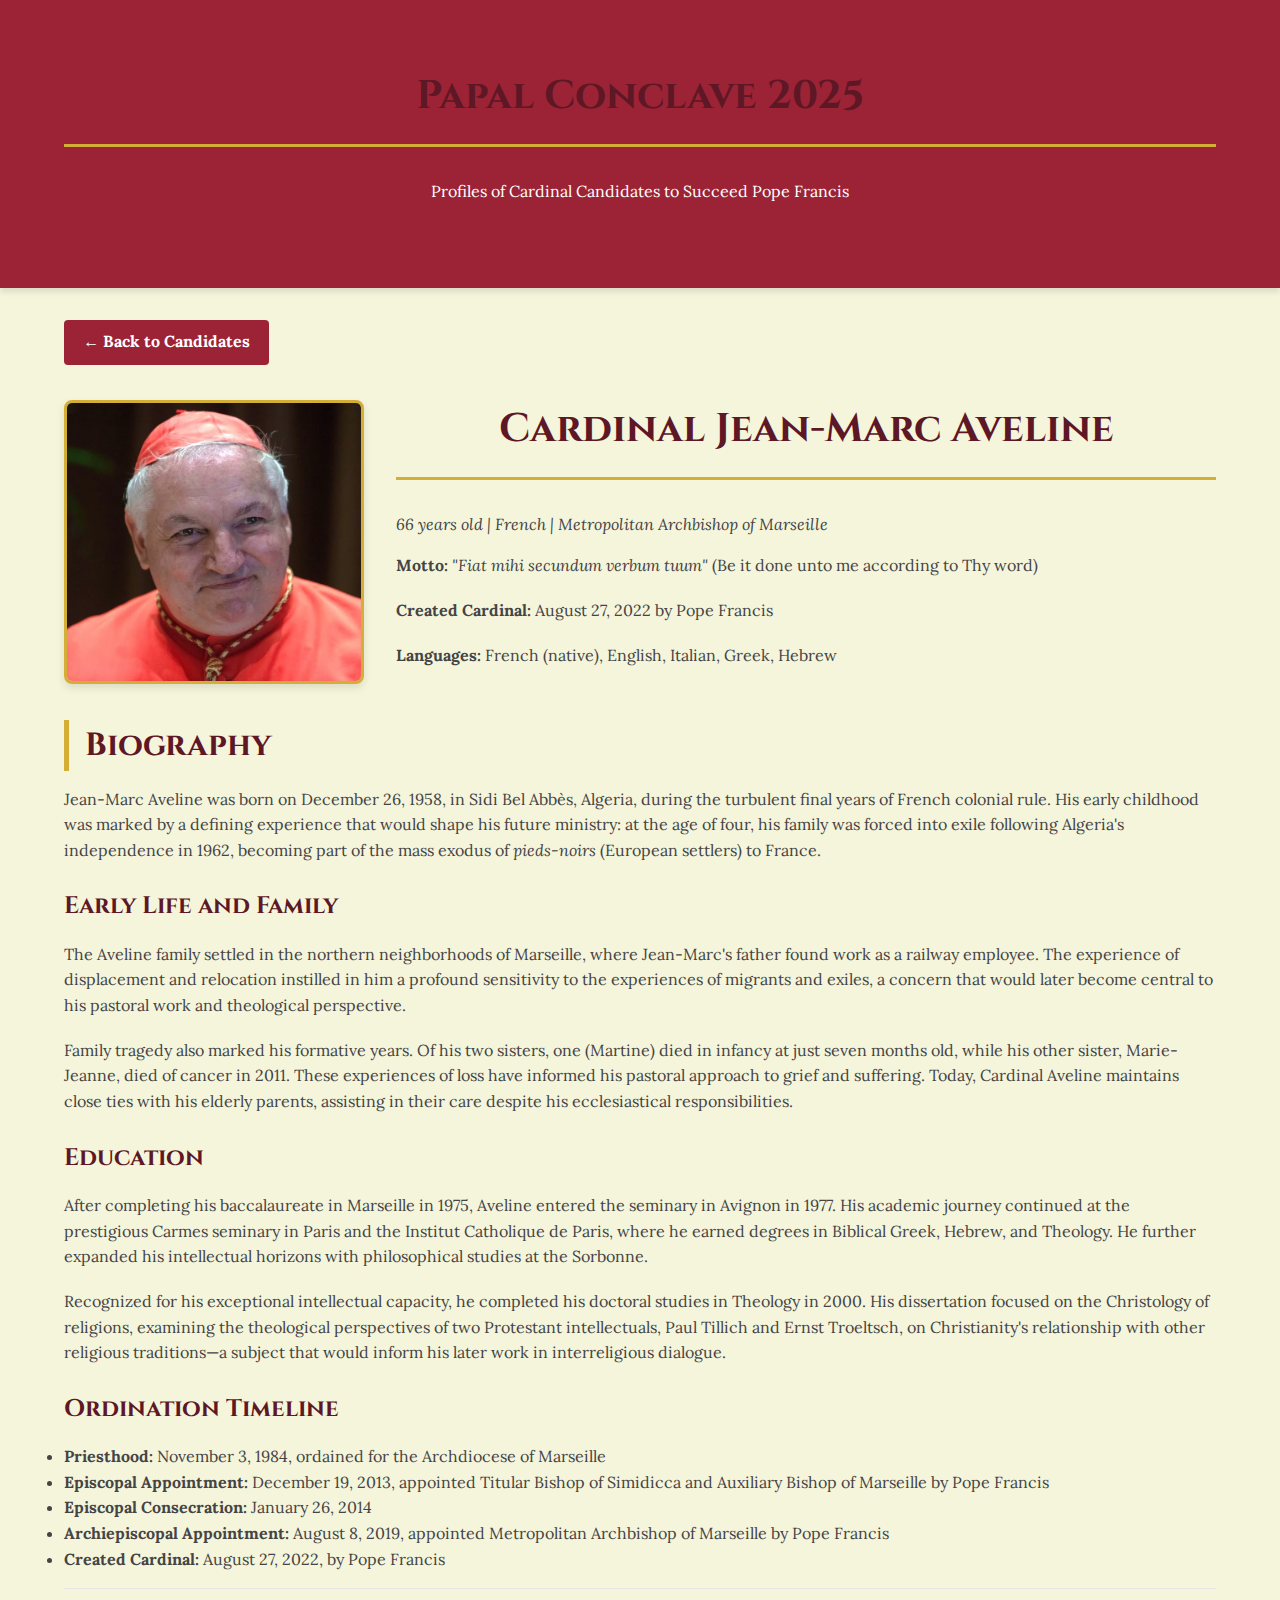
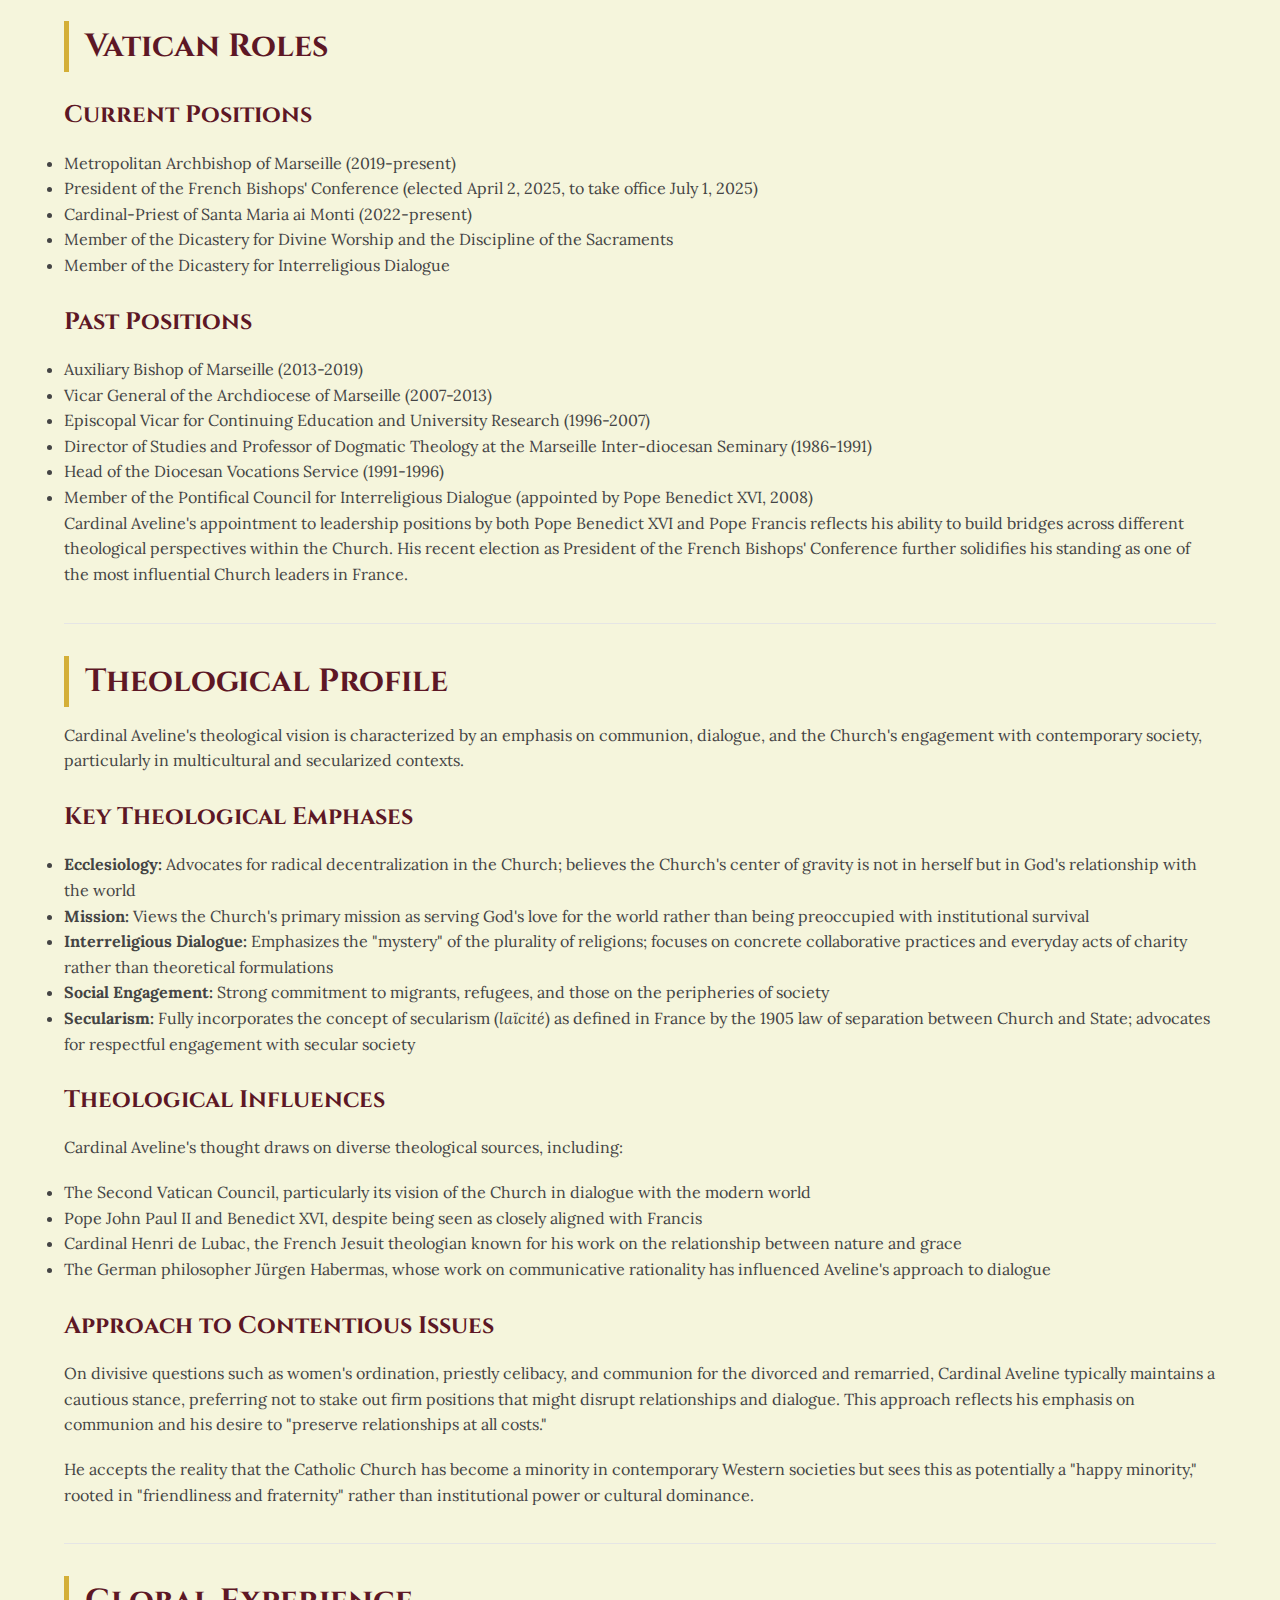
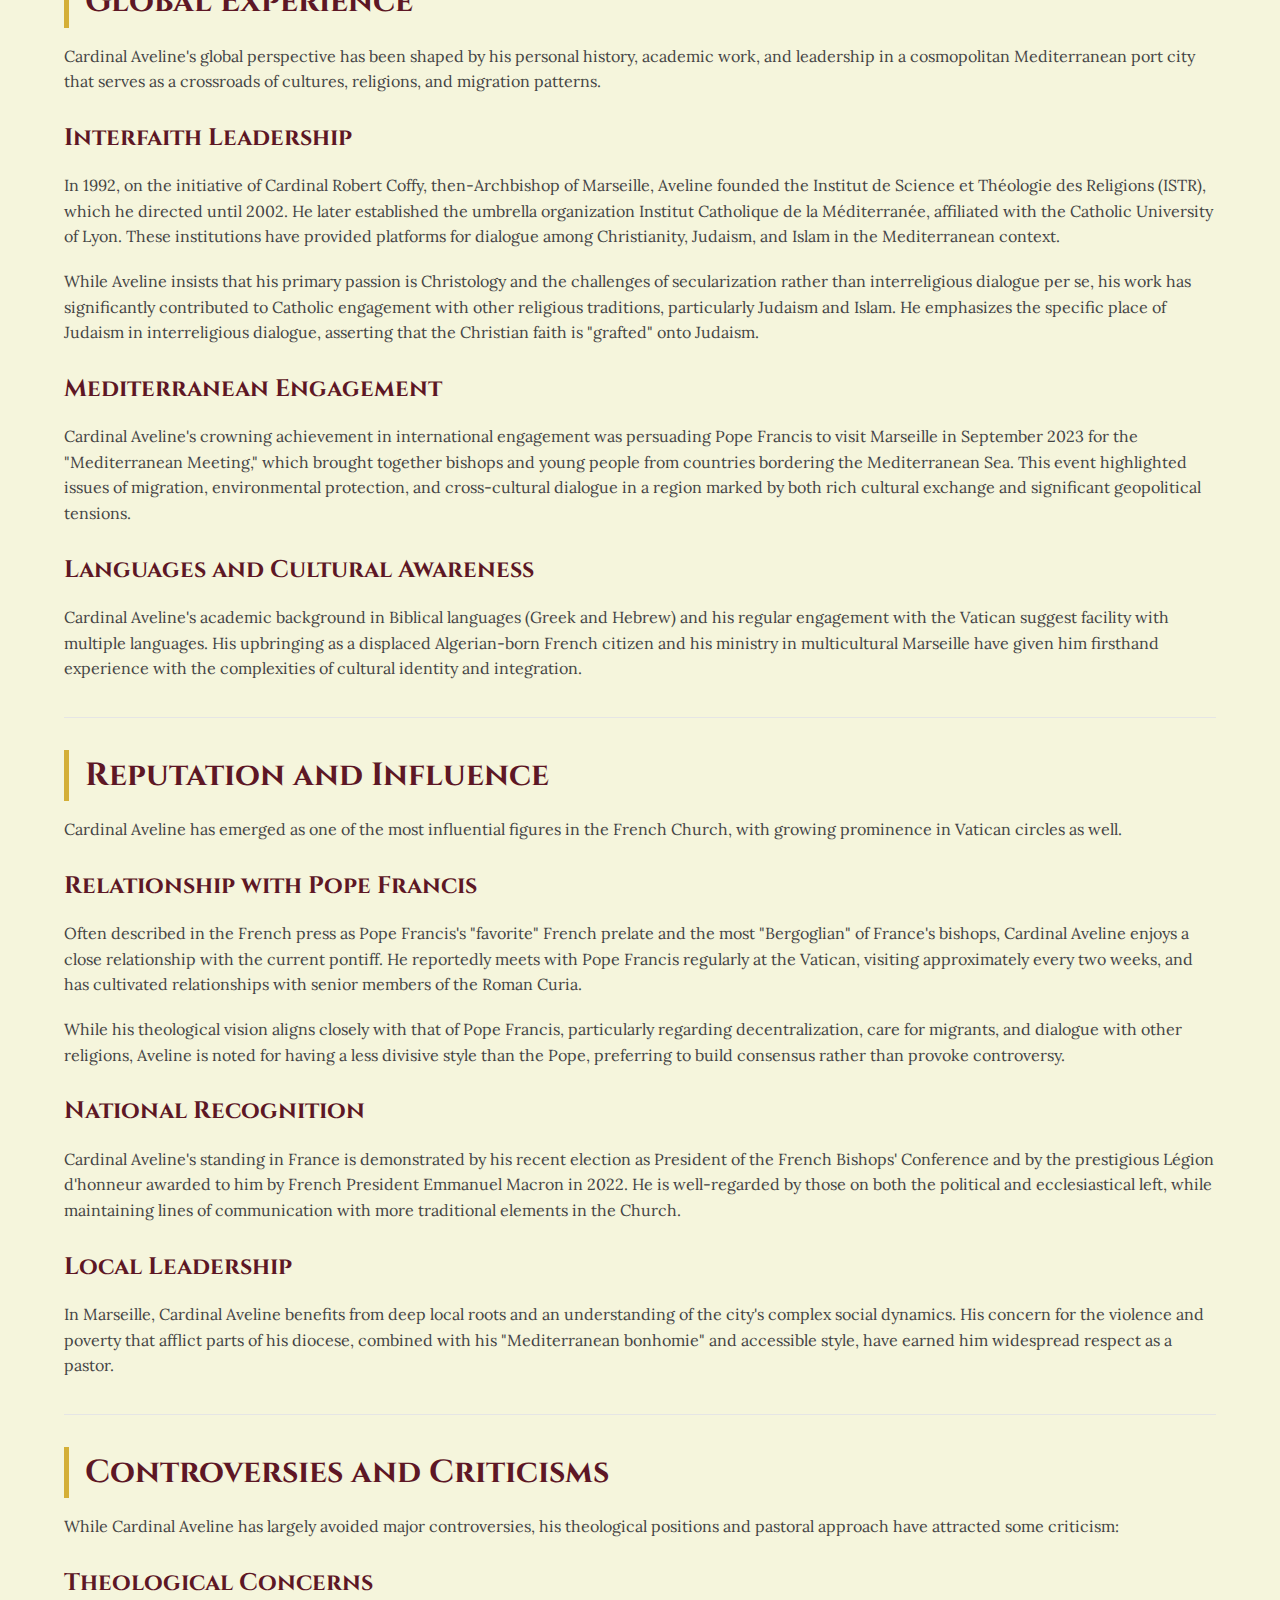
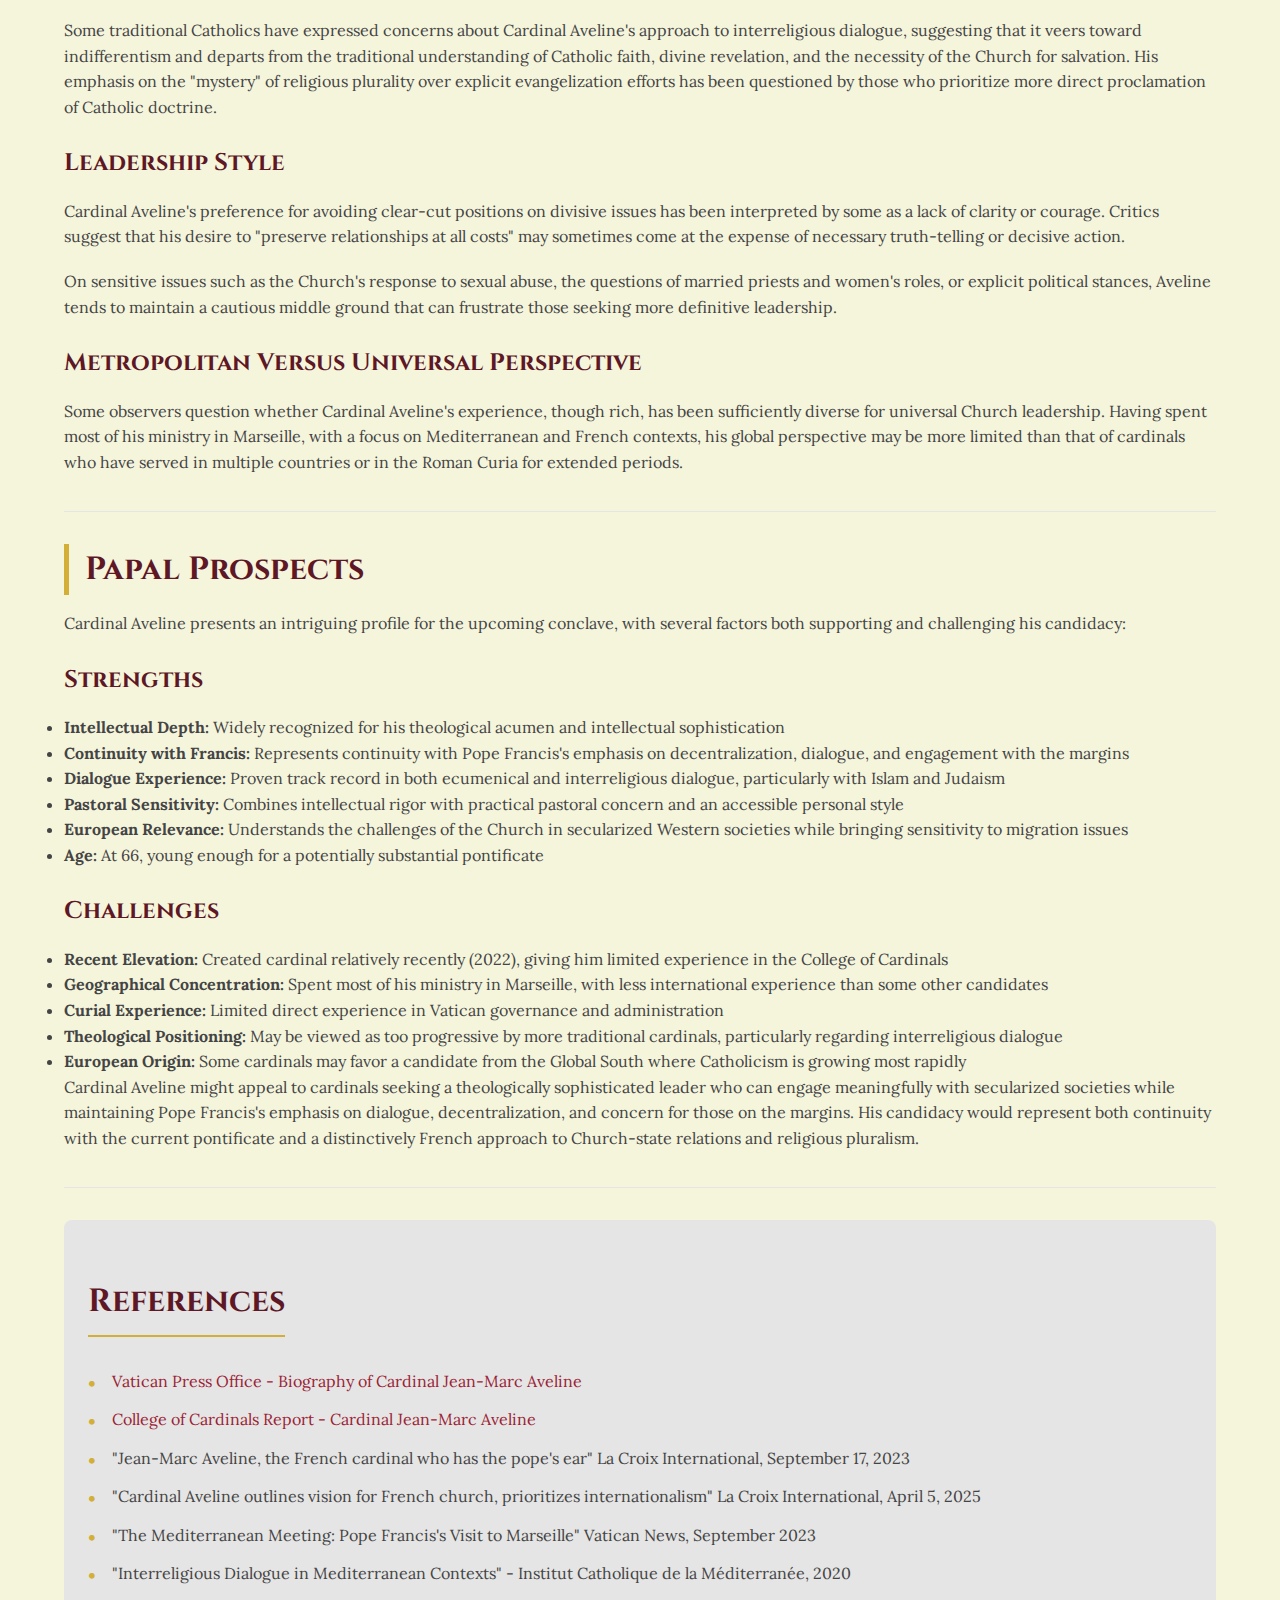
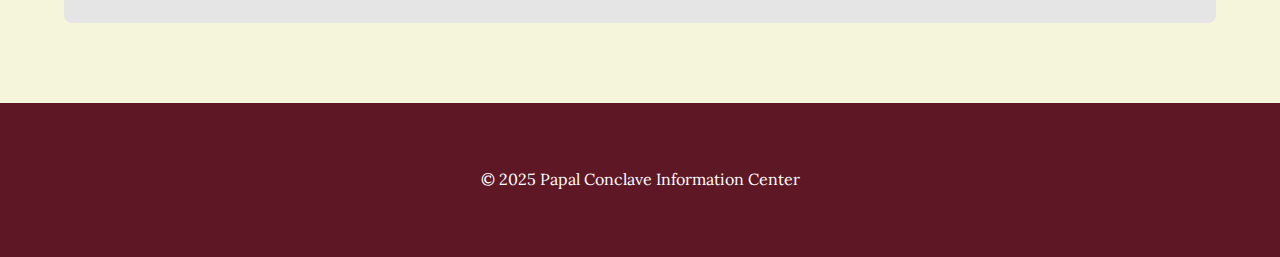
<file: candidate-aveline.html>
<!DOCTYPE html>
<html lang="en">
<head>
  <meta charset="UTF-8">
  <meta name="viewport" content="width=device-width, initial-scale=1.0">
  <meta name="description" content="Detailed profile of Cardinal Jean-Marc Aveline, Metropolitan Archbishop of Marseille and papal candidate">
  <title>Cardinal Jean-Marc Aveline | Papal Candidate Profile</title>
  <link rel="preconnect" href="https://fonts.googleapis.com">
  <link rel="preconnect" href="https://fonts.gstatic.com" crossorigin>
  <link href="https://fonts.googleapis.com/css2?family=Cinzel:wght@400;700&family=Lora:ital,wght@0,400;0,700;1,400&display=swap" rel="stylesheet">
  <link rel="stylesheet" href="assets/css/style.css">
</head>
<body>
  <header>
    <div class="container">
      <h1>Papal Conclave 2025</h1>
      <p>Profiles of Cardinal Candidates to Succeed Pope Francis</p>
    </div>
  </header>

  <main class="container">
    <a href="index.html" class="back-button">&larr; Back to Candidates</a>
    
    <div class="candidate-header">
      <div class="candidate-image">
        <img src="assets/images/Cardinal-Aveline-Maria-Grazia-PicciarellaAlamy-1-1-a4ce.webp" alt="Cardinal Jean-Marc Aveline" width="600" height="800">
      </div>
      
      <div class="candidate-info">
        <h1>Cardinal Jean-Marc Aveline</h1>
        <p class="candidate-meta">66 years old | French | Metropolitan Archbishop of Marseille</p>
        <p><strong>Motto:</strong> <em>"Fiat mihi secundum verbum tuum"</em> (Be it done unto me according to Thy word)</p>
        <p><strong>Created Cardinal:</strong> August 27, 2022 by Pope Francis</p>
        <p><strong>Languages:</strong> French (native), English, Italian, Greek, Hebrew</p>
      </div>
    </div>
    
    <section class="section">
      <h2>Biography</h2>
      <p>Jean-Marc Aveline was born on December 26, 1958, in Sidi Bel Abbès, Algeria, during the turbulent final years of French colonial rule. His early childhood was marked by a defining experience that would shape his future ministry: at the age of four, his family was forced into exile following Algeria's independence in 1962, becoming part of the mass exodus of <em>pieds-noirs</em> (European settlers) to France.</p>
      
      <h3>Early Life and Family</h3>
      <p>The Aveline family settled in the northern neighborhoods of Marseille, where Jean-Marc's father found work as a railway employee. The experience of displacement and relocation instilled in him a profound sensitivity to the experiences of migrants and exiles, a concern that would later become central to his pastoral work and theological perspective.</p>
      
      <p>Family tragedy also marked his formative years. Of his two sisters, one (Martine) died in infancy at just seven months old, while his other sister, Marie-Jeanne, died of cancer in 2011. These experiences of loss have informed his pastoral approach to grief and suffering. Today, Cardinal Aveline maintains close ties with his elderly parents, assisting in their care despite his ecclesiastical responsibilities.</p>
      
      <h3>Education</h3>
      <p>After completing his baccalaureate in Marseille in 1975, Aveline entered the seminary in Avignon in 1977. His academic journey continued at the prestigious Carmes seminary in Paris and the Institut Catholique de Paris, where he earned degrees in Biblical Greek, Hebrew, and Theology. He further expanded his intellectual horizons with philosophical studies at the Sorbonne.</p>
      
      <p>Recognized for his exceptional intellectual capacity, he completed his doctoral studies in Theology in 2000. His dissertation focused on the Christology of religions, examining the theological perspectives of two Protestant intellectuals, Paul Tillich and Ernst Troeltsch, on Christianity's relationship with other religious traditions—a subject that would inform his later work in interreligious dialogue.</p>
      
      <h3>Ordination Timeline</h3>
      <ul>
        <li><strong>Priesthood:</strong> November 3, 1984, ordained for the Archdiocese of Marseille</li>
        <li><strong>Episcopal Appointment:</strong> December 19, 2013, appointed Titular Bishop of Simidicca and Auxiliary Bishop of Marseille by Pope Francis</li>
        <li><strong>Episcopal Consecration:</strong> January 26, 2014</li>
        <li><strong>Archiepiscopal Appointment:</strong> August 8, 2019, appointed Metropolitan Archbishop of Marseille by Pope Francis</li>
        <li><strong>Created Cardinal:</strong> August 27, 2022, by Pope Francis</li>
      </ul>
    </section>
    
    <section class="section">
      <h2>Vatican Roles</h2>
      <h3>Current Positions</h3>
      <ul>
        <li>Metropolitan Archbishop of Marseille (2019-present)</li>
        <li>President of the French Bishops' Conference (elected April 2, 2025, to take office July 1, 2025)</li>
        <li>Cardinal-Priest of Santa Maria ai Monti (2022-present)</li>
        <li>Member of the Dicastery for Divine Worship and the Discipline of the Sacraments</li>
        <li>Member of the Dicastery for Interreligious Dialogue</li>
      </ul>
      
      <h3>Past Positions</h3>
      <ul>
        <li>Auxiliary Bishop of Marseille (2013-2019)</li>
        <li>Vicar General of the Archdiocese of Marseille (2007-2013)</li>
        <li>Episcopal Vicar for Continuing Education and University Research (1996-2007)</li>
        <li>Director of Studies and Professor of Dogmatic Theology at the Marseille Inter-diocesan Seminary (1986-1991)</li>
        <li>Head of the Diocesan Vocations Service (1991-1996)</li>
        <li>Member of the Pontifical Council for Interreligious Dialogue (appointed by Pope Benedict XVI, 2008)</li>
      </ul>
      
      <p>Cardinal Aveline's appointment to leadership positions by both Pope Benedict XVI and Pope Francis reflects his ability to build bridges across different theological perspectives within the Church. His recent election as President of the French Bishops' Conference further solidifies his standing as one of the most influential Church leaders in France.</p>
    </section>
    
    <section class="section">
      <h2>Theological Profile</h2>
      <p>Cardinal Aveline's theological vision is characterized by an emphasis on communion, dialogue, and the Church's engagement with contemporary society, particularly in multicultural and secularized contexts.</p>
      
      <h3>Key Theological Emphases</h3>
      <ul>
        <li><strong>Ecclesiology:</strong> Advocates for radical decentralization in the Church; believes the Church's center of gravity is not in herself but in God's relationship with the world</li>
        <li><strong>Mission:</strong> Views the Church's primary mission as serving God's love for the world rather than being preoccupied with institutional survival</li>
        <li><strong>Interreligious Dialogue:</strong> Emphasizes the "mystery" of the plurality of religions; focuses on concrete collaborative practices and everyday acts of charity rather than theoretical formulations</li>
        <li><strong>Social Engagement:</strong> Strong commitment to migrants, refugees, and those on the peripheries of society</li>
        <li><strong>Secularism:</strong> Fully incorporates the concept of secularism (<em>laïcité</em>) as defined in France by the 1905 law of separation between Church and State; advocates for respectful engagement with secular society</li>
      </ul>
      
      <h3>Theological Influences</h3>
      <p>Cardinal Aveline's thought draws on diverse theological sources, including:</p>
      <ul>
        <li>The Second Vatican Council, particularly its vision of the Church in dialogue with the modern world</li>
        <li>Pope John Paul II and Benedict XVI, despite being seen as closely aligned with Francis</li>
        <li>Cardinal Henri de Lubac, the French Jesuit theologian known for his work on the relationship between nature and grace</li>
        <li>The German philosopher Jürgen Habermas, whose work on communicative rationality has influenced Aveline's approach to dialogue</li>
      </ul>
      
      <h3>Approach to Contentious Issues</h3>
      <p>On divisive questions such as women's ordination, priestly celibacy, and communion for the divorced and remarried, Cardinal Aveline typically maintains a cautious stance, preferring not to stake out firm positions that might disrupt relationships and dialogue. This approach reflects his emphasis on communion and his desire to "preserve relationships at all costs."</p>
      
      <p>He accepts the reality that the Catholic Church has become a minority in contemporary Western societies but sees this as potentially a "happy minority," rooted in "friendliness and fraternity" rather than institutional power or cultural dominance.</p>
    </section>
    
    <section class="section">
      <h2>Global Experience</h2>
      <p>Cardinal Aveline's global perspective has been shaped by his personal history, academic work, and leadership in a cosmopolitan Mediterranean port city that serves as a crossroads of cultures, religions, and migration patterns.</p>
      
      <h3>Interfaith Leadership</h3>
      <p>In 1992, on the initiative of Cardinal Robert Coffy, then-Archbishop of Marseille, Aveline founded the Institut de Science et Théologie des Religions (ISTR), which he directed until 2002. He later established the umbrella organization Institut Catholique de la Méditerranée, affiliated with the Catholic University of Lyon. These institutions have provided platforms for dialogue among Christianity, Judaism, and Islam in the Mediterranean context.</p>
      
      <p>While Aveline insists that his primary passion is Christology and the challenges of secularization rather than interreligious dialogue per se, his work has significantly contributed to Catholic engagement with other religious traditions, particularly Judaism and Islam. He emphasizes the specific place of Judaism in interreligious dialogue, asserting that the Christian faith is "grafted" onto Judaism.</p>
      
      <h3>Mediterranean Engagement</h3>
      <p>Cardinal Aveline's crowning achievement in international engagement was persuading Pope Francis to visit Marseille in September 2023 for the "Mediterranean Meeting," which brought together bishops and young people from countries bordering the Mediterranean Sea. This event highlighted issues of migration, environmental protection, and cross-cultural dialogue in a region marked by both rich cultural exchange and significant geopolitical tensions.</p>
      
      <h3>Languages and Cultural Awareness</h3>
      <p>Cardinal Aveline's academic background in Biblical languages (Greek and Hebrew) and his regular engagement with the Vatican suggest facility with multiple languages. His upbringing as a displaced Algerian-born French citizen and his ministry in multicultural Marseille have given him firsthand experience with the complexities of cultural identity and integration.</p>
    </section>
    
    <section class="section">
      <h2>Reputation and Influence</h2>
      <p>Cardinal Aveline has emerged as one of the most influential figures in the French Church, with growing prominence in Vatican circles as well.</p>
      
      <h3>Relationship with Pope Francis</h3>
      <p>Often described in the French press as Pope Francis's "favorite" French prelate and the most "Bergoglian" of France's bishops, Cardinal Aveline enjoys a close relationship with the current pontiff. He reportedly meets with Pope Francis regularly at the Vatican, visiting approximately every two weeks, and has cultivated relationships with senior members of the Roman Curia.</p>
      
      <p>While his theological vision aligns closely with that of Pope Francis, particularly regarding decentralization, care for migrants, and dialogue with other religions, Aveline is noted for having a less divisive style than the Pope, preferring to build consensus rather than provoke controversy.</p>
      
      <h3>National Recognition</h3>
      <p>Cardinal Aveline's standing in France is demonstrated by his recent election as President of the French Bishops' Conference and by the prestigious Légion d'honneur awarded to him by French President Emmanuel Macron in 2022. He is well-regarded by those on both the political and ecclesiastical left, while maintaining lines of communication with more traditional elements in the Church.</p>
      
      <h3>Local Leadership</h3>
      <p>In Marseille, Cardinal Aveline benefits from deep local roots and an understanding of the city's complex social dynamics. His concern for the violence and poverty that afflict parts of his diocese, combined with his "Mediterranean bonhomie" and accessible style, have earned him widespread respect as a pastor.</p>
    </section>
    
    <section class="section">
      <h2>Controversies and Criticisms</h2>
      <p>While Cardinal Aveline has largely avoided major controversies, his theological positions and pastoral approach have attracted some criticism:</p>
      
      <h3>Theological Concerns</h3>
      <p>Some traditional Catholics have expressed concerns about Cardinal Aveline's approach to interreligious dialogue, suggesting that it veers toward indifferentism and departs from the traditional understanding of Catholic faith, divine revelation, and the necessity of the Church for salvation. His emphasis on the "mystery" of religious plurality over explicit evangelization efforts has been questioned by those who prioritize more direct proclamation of Catholic doctrine.</p>
      
      <h3>Leadership Style</h3>
      <p>Cardinal Aveline's preference for avoiding clear-cut positions on divisive issues has been interpreted by some as a lack of clarity or courage. Critics suggest that his desire to "preserve relationships at all costs" may sometimes come at the expense of necessary truth-telling or decisive action.</p>
      
      <p>On sensitive issues such as the Church's response to sexual abuse, the questions of married priests and women's roles, or explicit political stances, Aveline tends to maintain a cautious middle ground that can frustrate those seeking more definitive leadership.</p>
      
      <h3>Metropolitan Versus Universal Perspective</h3>
      <p>Some observers question whether Cardinal Aveline's experience, though rich, has been sufficiently diverse for universal Church leadership. Having spent most of his ministry in Marseille, with a focus on Mediterranean and French contexts, his global perspective may be more limited than that of cardinals who have served in multiple countries or in the Roman Curia for extended periods.</p>
    </section>
    
    <section class="section">
      <h2>Papal Prospects</h2>
      <p>Cardinal Aveline presents an intriguing profile for the upcoming conclave, with several factors both supporting and challenging his candidacy:</p>
      
      <h3>Strengths</h3>
      <ul>
        <li><strong>Intellectual Depth:</strong> Widely recognized for his theological acumen and intellectual sophistication</li>
        <li><strong>Continuity with Francis:</strong> Represents continuity with Pope Francis's emphasis on decentralization, dialogue, and engagement with the margins</li>
        <li><strong>Dialogue Experience:</strong> Proven track record in both ecumenical and interreligious dialogue, particularly with Islam and Judaism</li>
        <li><strong>Pastoral Sensitivity:</strong> Combines intellectual rigor with practical pastoral concern and an accessible personal style</li>
        <li><strong>European Relevance:</strong> Understands the challenges of the Church in secularized Western societies while bringing sensitivity to migration issues</li>
        <li><strong>Age:</strong> At 66, young enough for a potentially substantial pontificate</li>
      </ul>
      
      <h3>Challenges</h3>
      <ul>
        <li><strong>Recent Elevation:</strong> Created cardinal relatively recently (2022), giving him limited experience in the College of Cardinals</li>
        <li><strong>Geographical Concentration:</strong> Spent most of his ministry in Marseille, with less international experience than some other candidates</li>
        <li><strong>Curial Experience:</strong> Limited direct experience in Vatican governance and administration</li>
        <li><strong>Theological Positioning:</strong> May be viewed as too progressive by more traditional cardinals, particularly regarding interreligious dialogue</li>
        <li><strong>European Origin:</strong> Some cardinals may favor a candidate from the Global South where Catholicism is growing most rapidly</li>
      </ul>
      
      <p>Cardinal Aveline might appeal to cardinals seeking a theologically sophisticated leader who can engage meaningfully with secularized societies while maintaining Pope Francis's emphasis on dialogue, decentralization, and concern for those on the margins. His candidacy would represent both continuity with the current pontificate and a distinctively French approach to Church-state relations and religious pluralism.</p>
    </section>
    
    <section class="references">
      <h2>References</h2>
      <ul>
        <li><a href="https://press.vatican.va/content/salastampa/en/documentation/cardinali_biografie/cardinali_bio_aveline_jm.html" target="_blank">Vatican Press Office - Biography of Cardinal Jean-Marc Aveline</a></li>
        <li><a href="https://collegeofcardinalsreport.com/cardinals/jean-marc-aveline/" target="_blank">College of Cardinals Report - Cardinal Jean-Marc Aveline</a></li>
        <li>"Jean-Marc Aveline, the French cardinal who has the pope's ear" La Croix International, September 17, 2023</li>
        <li>"Cardinal Aveline outlines vision for French church, prioritizes internationalism" La Croix International, April 5, 2025</li>
        <li>"The Mediterranean Meeting: Pope Francis's Visit to Marseille" Vatican News, September 2023</li>
        <li>"Interreligious Dialogue in Mediterranean Contexts" - Institut Catholique de la Méditerranée, 2020</li>
      </ul>
    </section>
  </main>

  <footer>
    <div class="container">
      <p>&copy; 2025 Papal Conclave Information Center</p>
    </div>
  </footer>

  <script src="assets/js/scripts.js"></script>
</body>
</html>
</file>
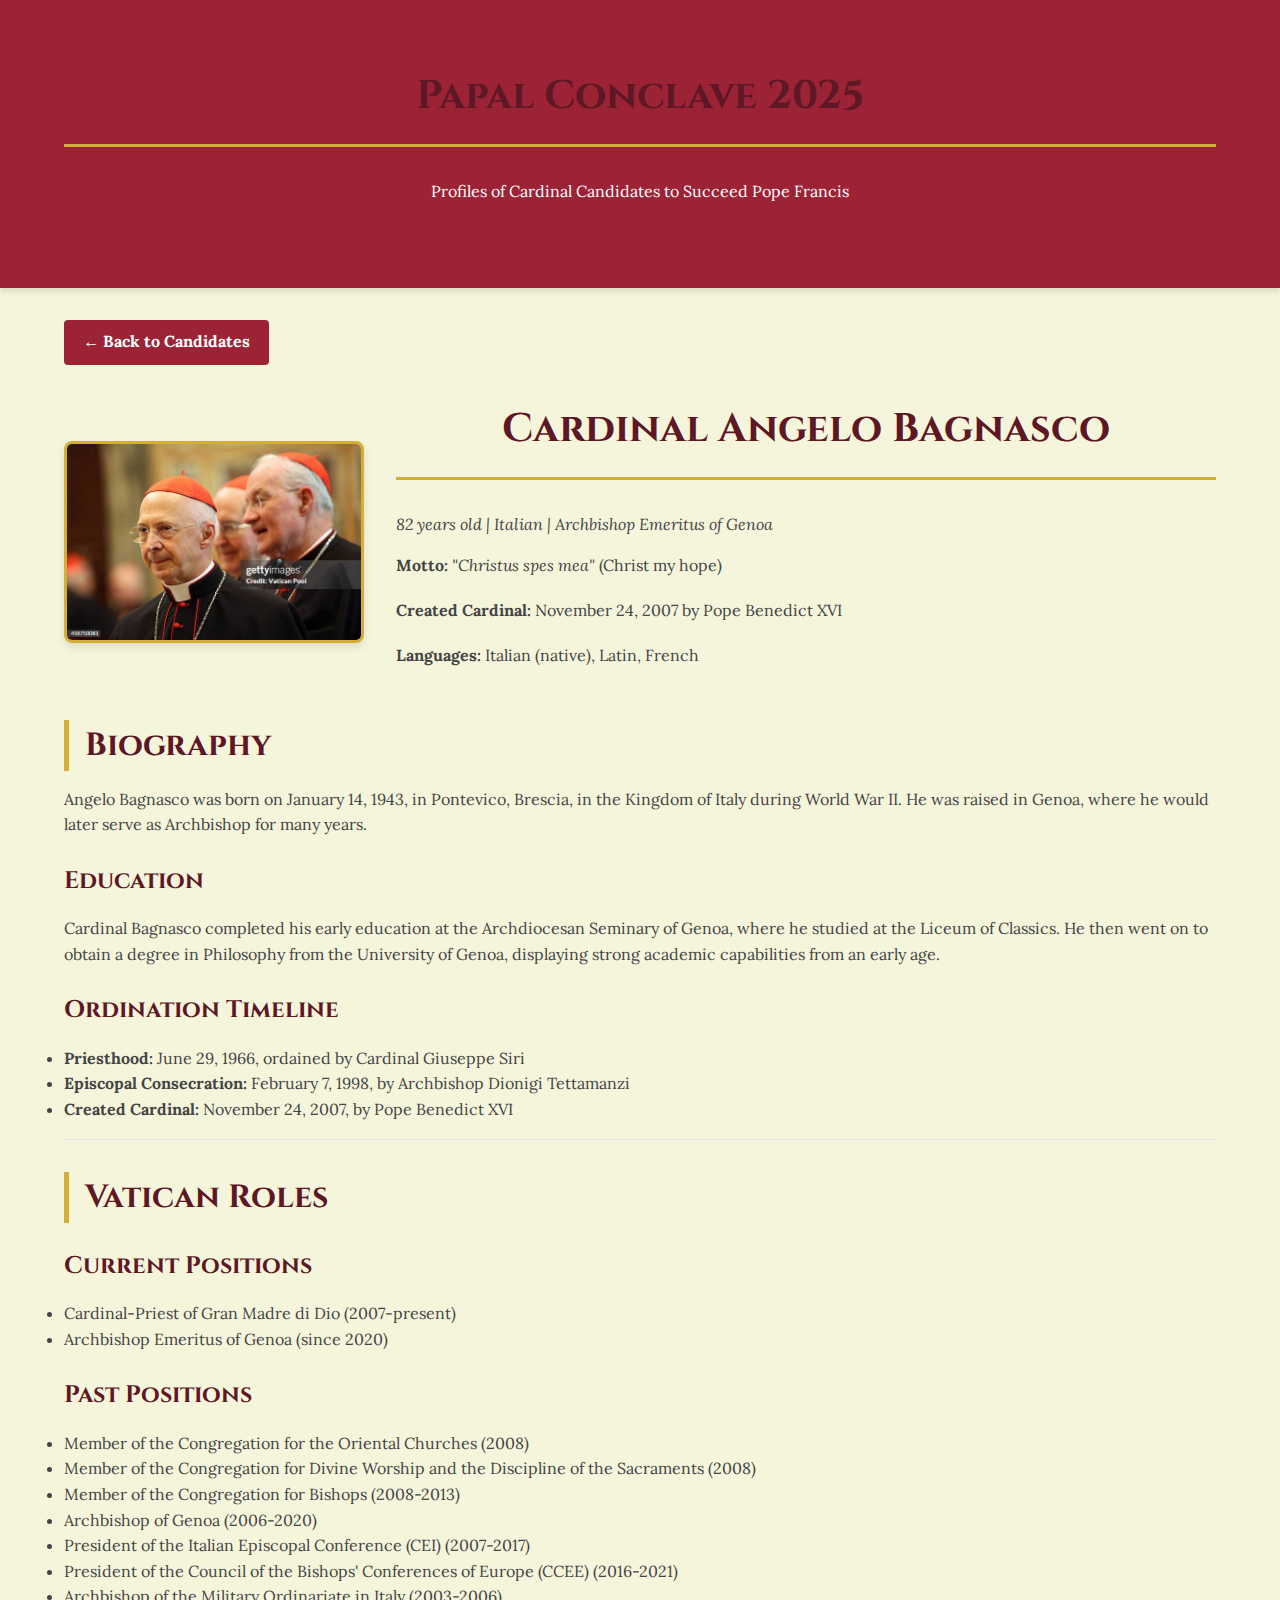
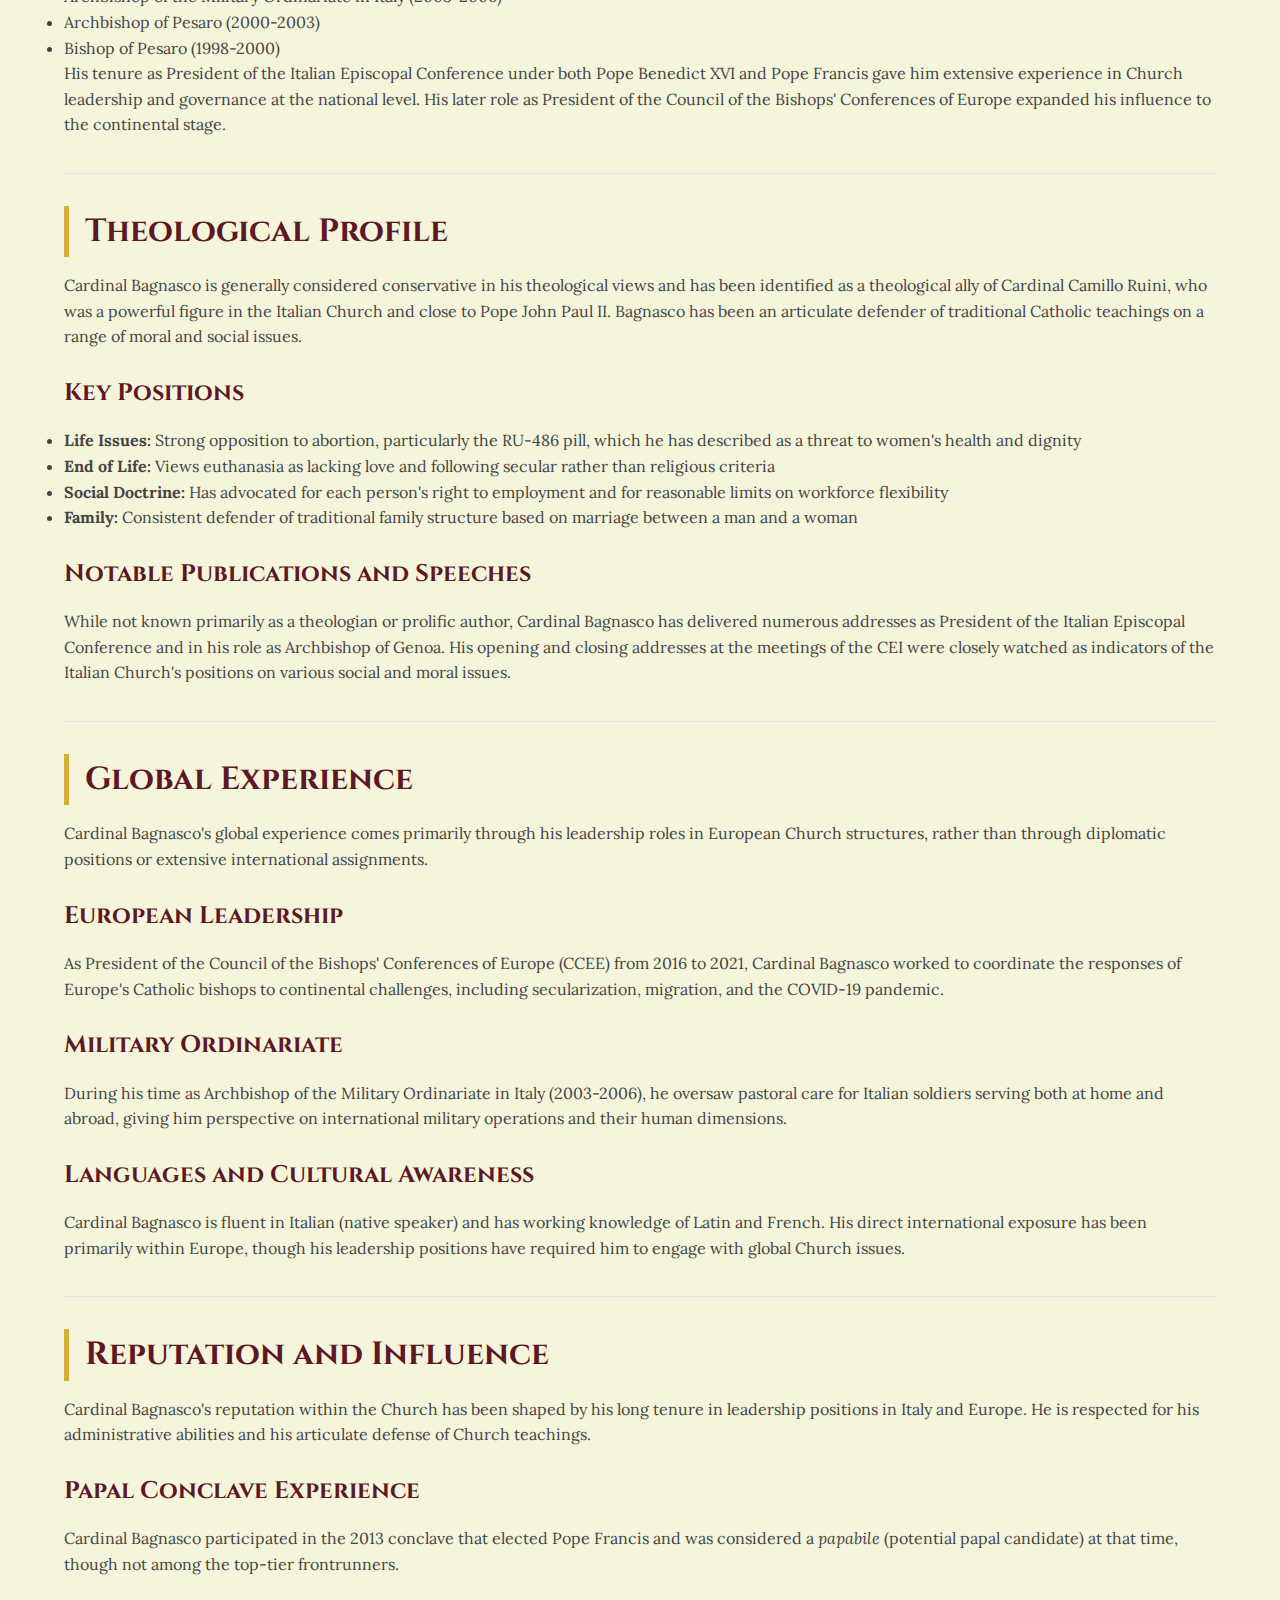
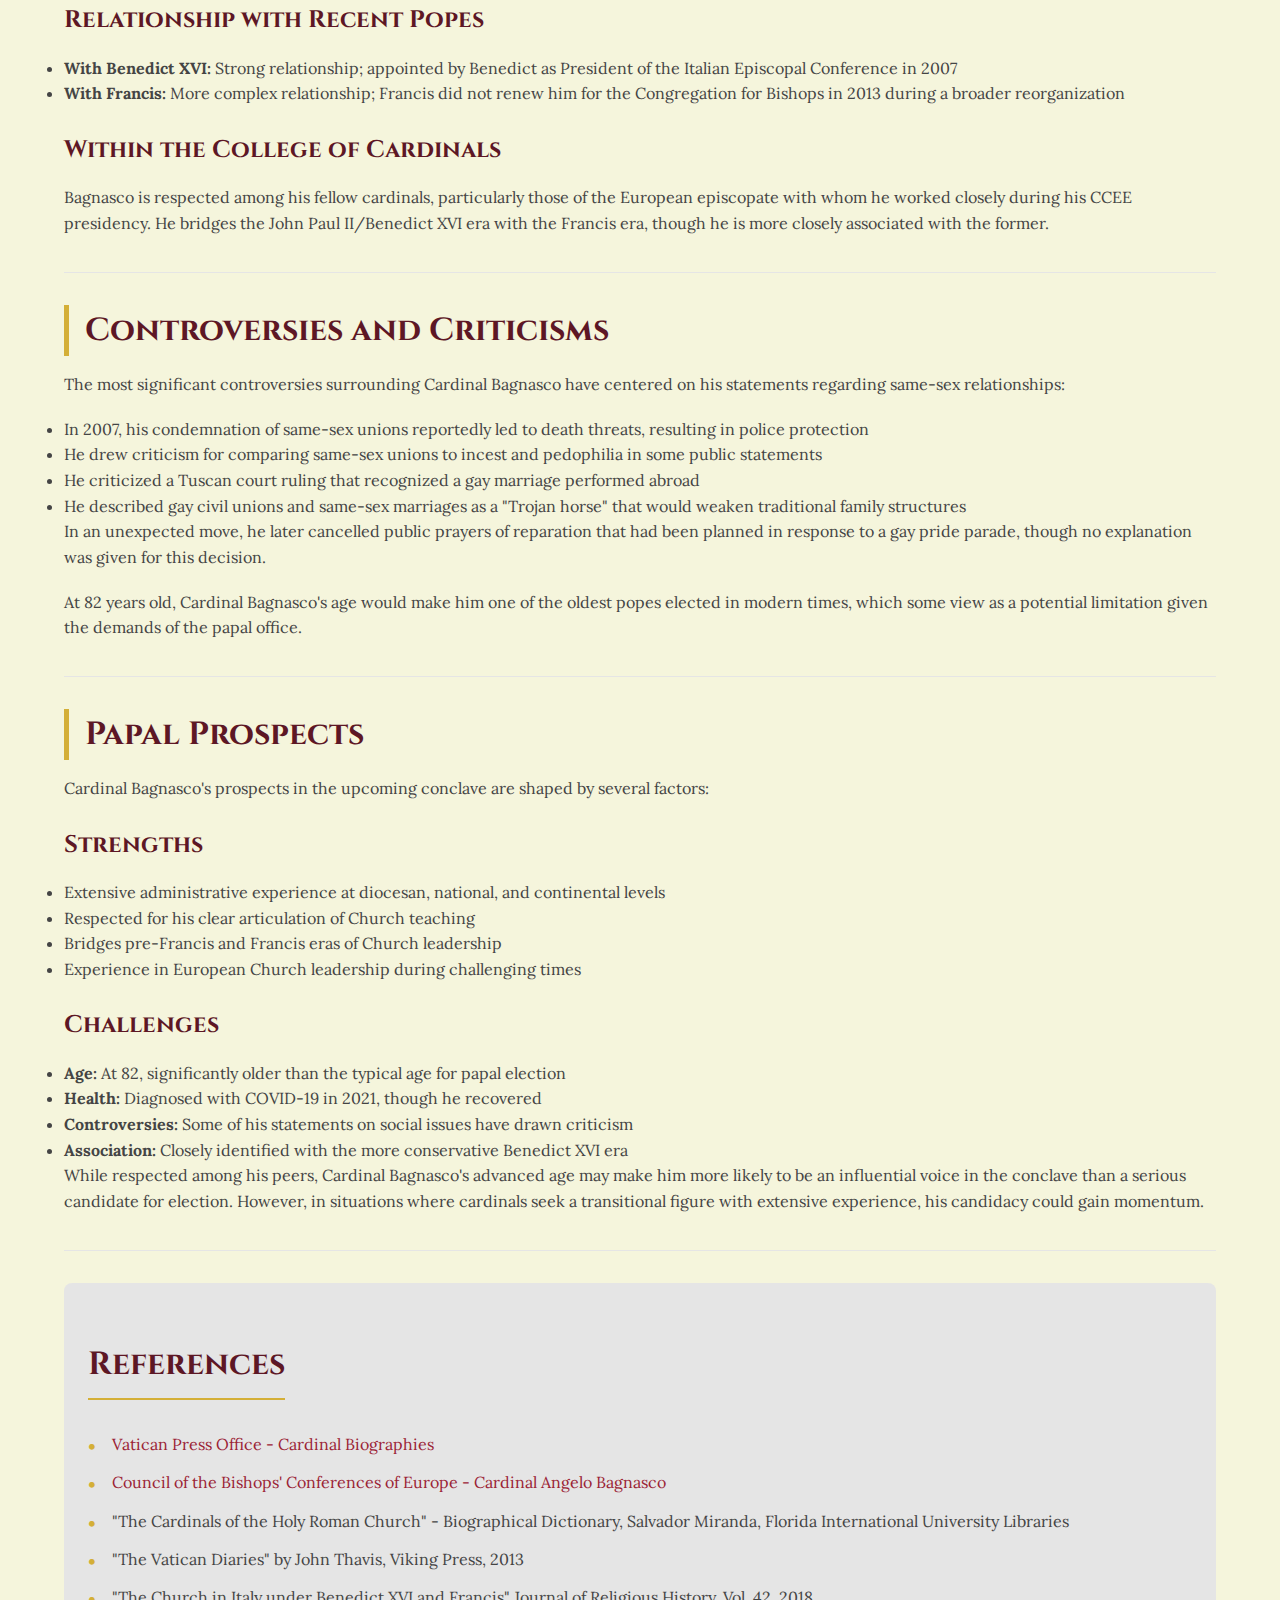
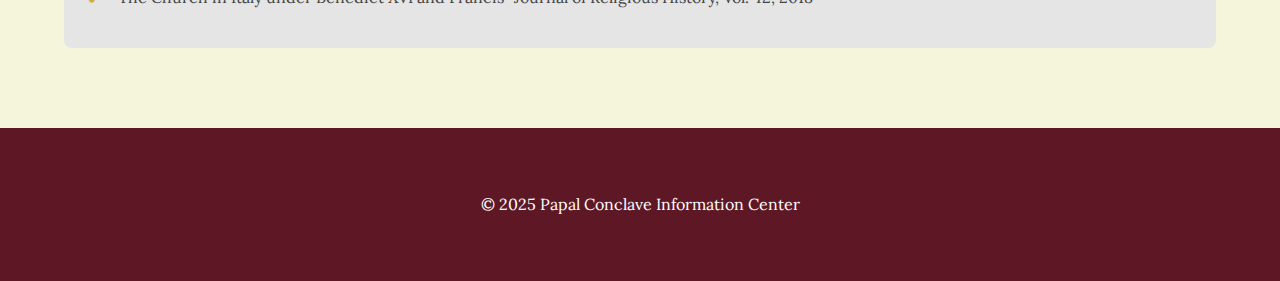
<file: candidate-bagnasco.html>
<!DOCTYPE html>
<html lang="en">
<head>
  <meta charset="UTF-8">
  <meta name="viewport" content="width=device-width, initial-scale=1.0">
  <meta name="description" content="Detailed profile of Cardinal Angelo Bagnasco, Archbishop Emeritus of Genoa and papal candidate">
  <title>Cardinal Angelo Bagnasco | Papal Candidate Profile</title>
  <link rel="preconnect" href="https://fonts.googleapis.com">
  <link rel="preconnect" href="https://fonts.gstatic.com" crossorigin>
  <link href="https://fonts.googleapis.com/css2?family=Cinzel:wght@400;700&family=Lora:ital,wght@0,400;0,700;1,400&display=swap" rel="stylesheet">
  <link rel="stylesheet" href="assets/css/style.css">
</head>
<body>
  <header>
    <div class="container">
      <h1>Papal Conclave 2025</h1>
      <p>Profiles of Cardinal Candidates to Succeed Pope Francis</p>
    </div>
  </header>

  <main class="container">
    <a href="index.html" class="back-button">&larr; Back to Candidates</a>
    
    <div class="candidate-header">
      <div class="candidate-image">
        <img src="assets/images/gettyimages-458750081-612x612-2048.jpg" alt="Cardinal Angelo Bagnasco" width="612" height="612">
      </div>
      
      <div class="candidate-info">
        <h1>Cardinal Angelo Bagnasco</h1>
        <p class="candidate-meta">82 years old | Italian | Archbishop Emeritus of Genoa</p>
        <p><strong>Motto:</strong> <em>"Christus spes mea"</em> (Christ my hope)</p>
        <p><strong>Created Cardinal:</strong> November 24, 2007 by Pope Benedict XVI</p>
        <p><strong>Languages:</strong> Italian (native), Latin, French</p>
      </div>
    </div>
    
    <section class="section">
      <h2>Biography</h2>
      <p>Angelo Bagnasco was born on January 14, 1943, in Pontevico, Brescia, in the Kingdom of Italy during World War II. He was raised in Genoa, where he would later serve as Archbishop for many years.</p>
      
      <h3>Education</h3>
      <p>Cardinal Bagnasco completed his early education at the Archdiocesan Seminary of Genoa, where he studied at the Liceum of Classics. He then went on to obtain a degree in Philosophy from the University of Genoa, displaying strong academic capabilities from an early age.</p>
      
      <h3>Ordination Timeline</h3>
      <ul>
        <li><strong>Priesthood:</strong> June 29, 1966, ordained by Cardinal Giuseppe Siri</li>
        <li><strong>Episcopal Consecration:</strong> February 7, 1998, by Archbishop Dionigi Tettamanzi</li>
        <li><strong>Created Cardinal:</strong> November 24, 2007, by Pope Benedict XVI</li>
      </ul>
    </section>
    
    <section class="section">
      <h2>Vatican Roles</h2>
      <h3>Current Positions</h3>
      <ul>
        <li>Cardinal-Priest of Gran Madre di Dio (2007-present)</li>
        <li>Archbishop Emeritus of Genoa (since 2020)</li>
      </ul>
      
      <h3>Past Positions</h3>
      <ul>
        <li>Member of the Congregation for the Oriental Churches (2008)</li>
        <li>Member of the Congregation for Divine Worship and the Discipline of the Sacraments (2008)</li>
        <li>Member of the Congregation for Bishops (2008-2013)</li>
        <li>Archbishop of Genoa (2006-2020)</li>
        <li>President of the Italian Episcopal Conference (CEI) (2007-2017)</li>
        <li>President of the Council of the Bishops' Conferences of Europe (CCEE) (2016-2021)</li>
        <li>Archbishop of the Military Ordinariate in Italy (2003-2006)</li>
        <li>Archbishop of Pesaro (2000-2003)</li>
        <li>Bishop of Pesaro (1998-2000)</li>
      </ul>
      
      <p>His tenure as President of the Italian Episcopal Conference under both Pope Benedict XVI and Pope Francis gave him extensive experience in Church leadership and governance at the national level. His later role as President of the Council of the Bishops' Conferences of Europe expanded his influence to the continental stage.</p>
    </section>
    
    <section class="section">
      <h2>Theological Profile</h2>
      <p>Cardinal Bagnasco is generally considered conservative in his theological views and has been identified as a theological ally of Cardinal Camillo Ruini, who was a powerful figure in the Italian Church and close to Pope John Paul II. Bagnasco has been an articulate defender of traditional Catholic teachings on a range of moral and social issues.</p>
      
      <h3>Key Positions</h3>
      <ul>
        <li><strong>Life Issues:</strong> Strong opposition to abortion, particularly the RU-486 pill, which he has described as a threat to women's health and dignity</li>
        <li><strong>End of Life:</strong> Views euthanasia as lacking love and following secular rather than religious criteria</li>
        <li><strong>Social Doctrine:</strong> Has advocated for each person's right to employment and for reasonable limits on workforce flexibility</li>
        <li><strong>Family:</strong> Consistent defender of traditional family structure based on marriage between a man and a woman</li>
      </ul>
      
      <h3>Notable Publications and Speeches</h3>
      <p>While not known primarily as a theologian or prolific author, Cardinal Bagnasco has delivered numerous addresses as President of the Italian Episcopal Conference and in his role as Archbishop of Genoa. His opening and closing addresses at the meetings of the CEI were closely watched as indicators of the Italian Church's positions on various social and moral issues.</p>
    </section>
    
    <section class="section">
      <h2>Global Experience</h2>
      <p>Cardinal Bagnasco's global experience comes primarily through his leadership roles in European Church structures, rather than through diplomatic positions or extensive international assignments.</p>
      
      <h3>European Leadership</h3>
      <p>As President of the Council of the Bishops' Conferences of Europe (CCEE) from 2016 to 2021, Cardinal Bagnasco worked to coordinate the responses of Europe's Catholic bishops to continental challenges, including secularization, migration, and the COVID-19 pandemic.</p>
      
      <h3>Military Ordinariate</h3>
      <p>During his time as Archbishop of the Military Ordinariate in Italy (2003-2006), he oversaw pastoral care for Italian soldiers serving both at home and abroad, giving him perspective on international military operations and their human dimensions.</p>
      
      <h3>Languages and Cultural Awareness</h3>
      <p>Cardinal Bagnasco is fluent in Italian (native speaker) and has working knowledge of Latin and French. His direct international exposure has been primarily within Europe, though his leadership positions have required him to engage with global Church issues.</p>
    </section>
    
    <section class="section">
      <h2>Reputation and Influence</h2>
      <p>Cardinal Bagnasco's reputation within the Church has been shaped by his long tenure in leadership positions in Italy and Europe. He is respected for his administrative abilities and his articulate defense of Church teachings.</p>
      
      <h3>Papal Conclave Experience</h3>
      <p>Cardinal Bagnasco participated in the 2013 conclave that elected Pope Francis and was considered a <em>papabile</em> (potential papal candidate) at that time, though not among the top-tier frontrunners.</p>
      
      <h3>Relationship with Recent Popes</h3>
      <ul>
        <li><strong>With Benedict XVI:</strong> Strong relationship; appointed by Benedict as President of the Italian Episcopal Conference in 2007</li>
        <li><strong>With Francis:</strong> More complex relationship; Francis did not renew him for the Congregation for Bishops in 2013 during a broader reorganization</li>
      </ul>
      
      <h3>Within the College of Cardinals</h3>
      <p>Bagnasco is respected among his fellow cardinals, particularly those of the European episcopate with whom he worked closely during his CCEE presidency. He bridges the John Paul II/Benedict XVI era with the Francis era, though he is more closely associated with the former.</p>
    </section>
    
    <section class="section">
      <h2>Controversies and Criticisms</h2>
      <p>The most significant controversies surrounding Cardinal Bagnasco have centered on his statements regarding same-sex relationships:</p>
      
      <ul>
        <li>In 2007, his condemnation of same-sex unions reportedly led to death threats, resulting in police protection</li>
        <li>He drew criticism for comparing same-sex unions to incest and pedophilia in some public statements</li>
        <li>He criticized a Tuscan court ruling that recognized a gay marriage performed abroad</li>
        <li>He described gay civil unions and same-sex marriages as a "Trojan horse" that would weaken traditional family structures</li>
      </ul>
      
      <p>In an unexpected move, he later cancelled public prayers of reparation that had been planned in response to a gay pride parade, though no explanation was given for this decision.</p>
      
      <p>At 82 years old, Cardinal Bagnasco's age would make him one of the oldest popes elected in modern times, which some view as a potential limitation given the demands of the papal office.</p>
    </section>
    
    <section class="section">
      <h2>Papal Prospects</h2>
      <p>Cardinal Bagnasco's prospects in the upcoming conclave are shaped by several factors:</p>
      
      <h3>Strengths</h3>
      <ul>
        <li>Extensive administrative experience at diocesan, national, and continental levels</li>
        <li>Respected for his clear articulation of Church teaching</li>
        <li>Bridges pre-Francis and Francis eras of Church leadership</li>
        <li>Experience in European Church leadership during challenging times</li>
      </ul>
      
      <h3>Challenges</h3>
      <ul>
        <li><strong>Age:</strong> At 82, significantly older than the typical age for papal election</li>
        <li><strong>Health:</strong> Diagnosed with COVID-19 in 2021, though he recovered</li>
        <li><strong>Controversies:</strong> Some of his statements on social issues have drawn criticism</li>
        <li><strong>Association:</strong> Closely identified with the more conservative Benedict XVI era</li>
      </ul>
      
      <p>While respected among his peers, Cardinal Bagnasco's advanced age may make him more likely to be an influential voice in the conclave than a serious candidate for election. However, in situations where cardinals seek a transitional figure with extensive experience, his candidacy could gain momentum.</p>
    </section>
    
    <section class="references">
      <h2>References</h2>
      <ul>
        <li><a href="https://press.vatican.va/content/salastampa/en/documentation/cardinali_biografie.html" target="_blank">Vatican Press Office - Cardinal Biographies</a></li>
        <li><a href="https://www.ccee.eu/cardinal-angelo-bagnasco/?lang=en" target="_blank">Council of the Bishops' Conferences of Europe - Cardinal Angelo Bagnasco</a></li>
        <li>"The Cardinals of the Holy Roman Church" - Biographical Dictionary, Salvador Miranda, Florida International University Libraries</li>
        <li>"The Vatican Diaries" by John Thavis, Viking Press, 2013</li>
        <li>"The Church in Italy under Benedict XVI and Francis" Journal of Religious History, Vol. 42, 2018</li>
      </ul>
    </section>
  </main>

  <footer>
    <div class="container">
      <p>&copy; 2025 Papal Conclave Information Center</p>
    </div>
  </footer>

  <script src="assets/js/scripts.js"></script>
</body>
</html>
</file>
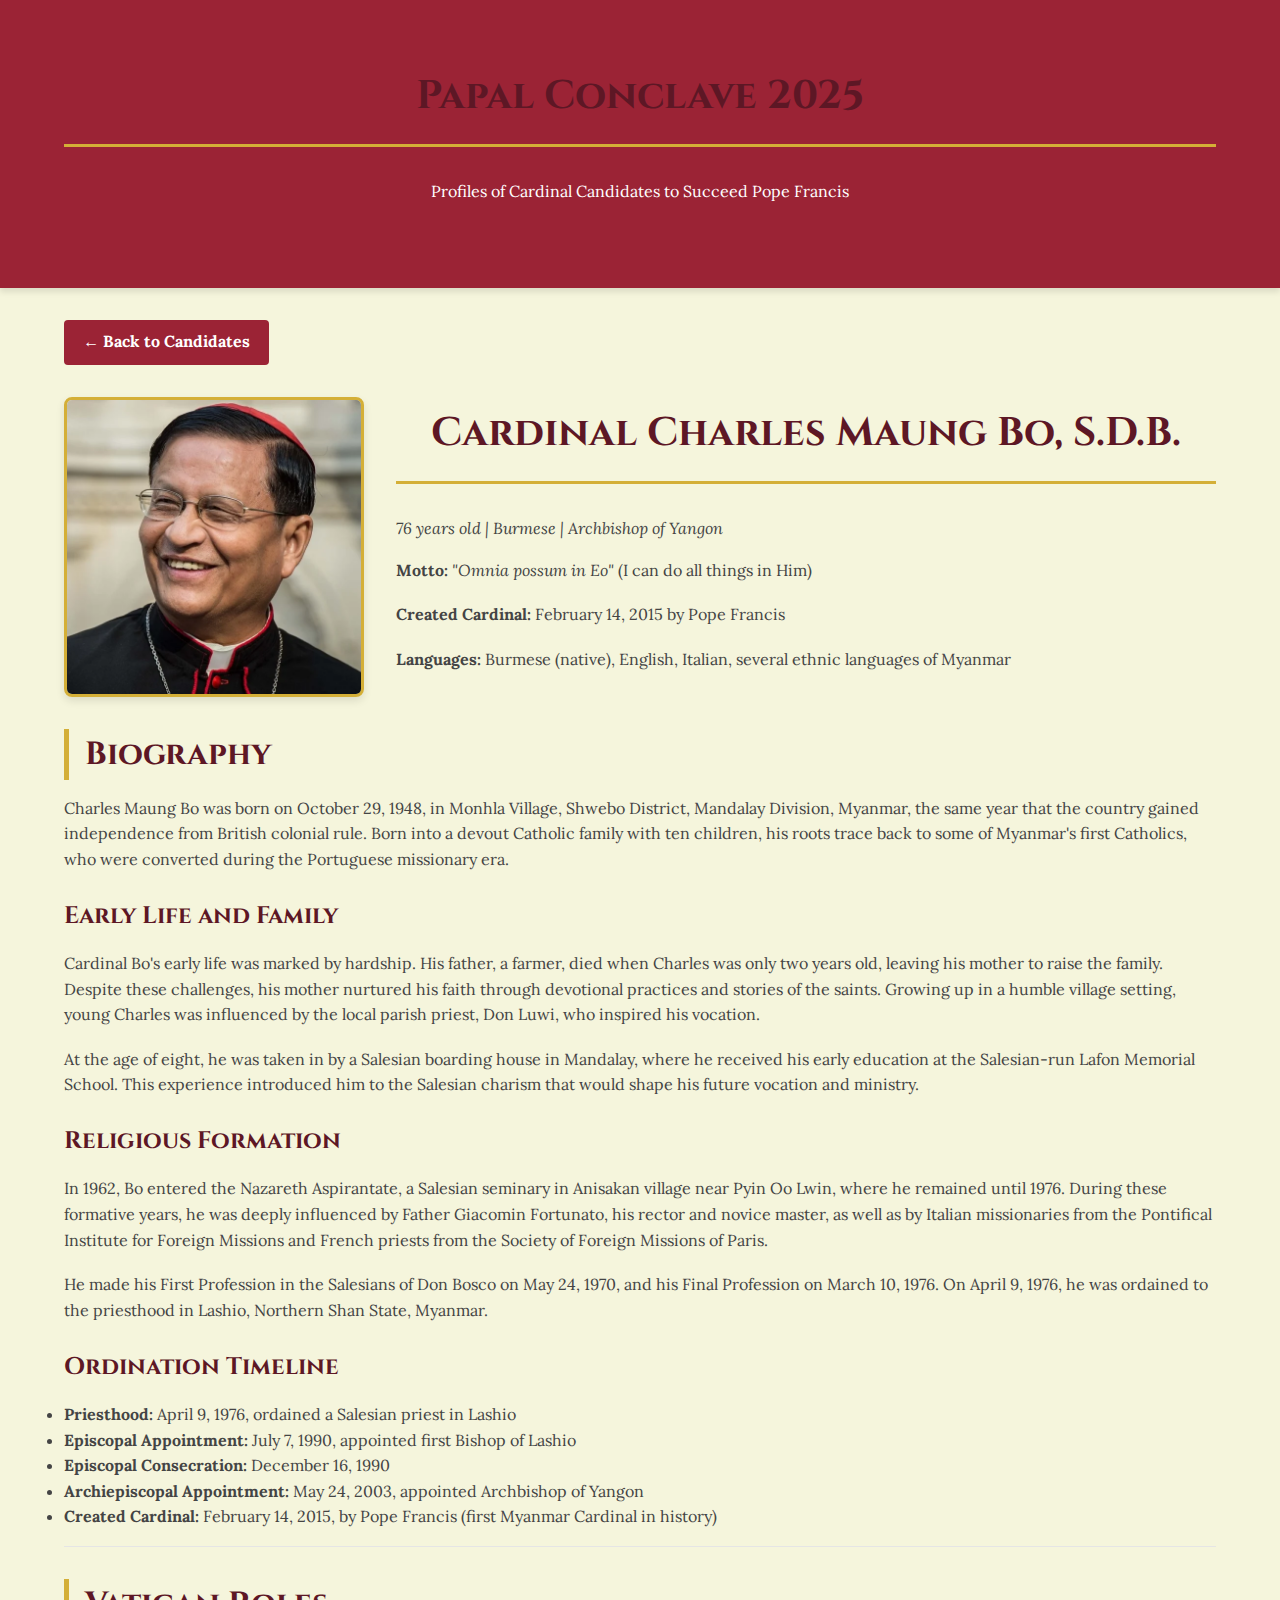
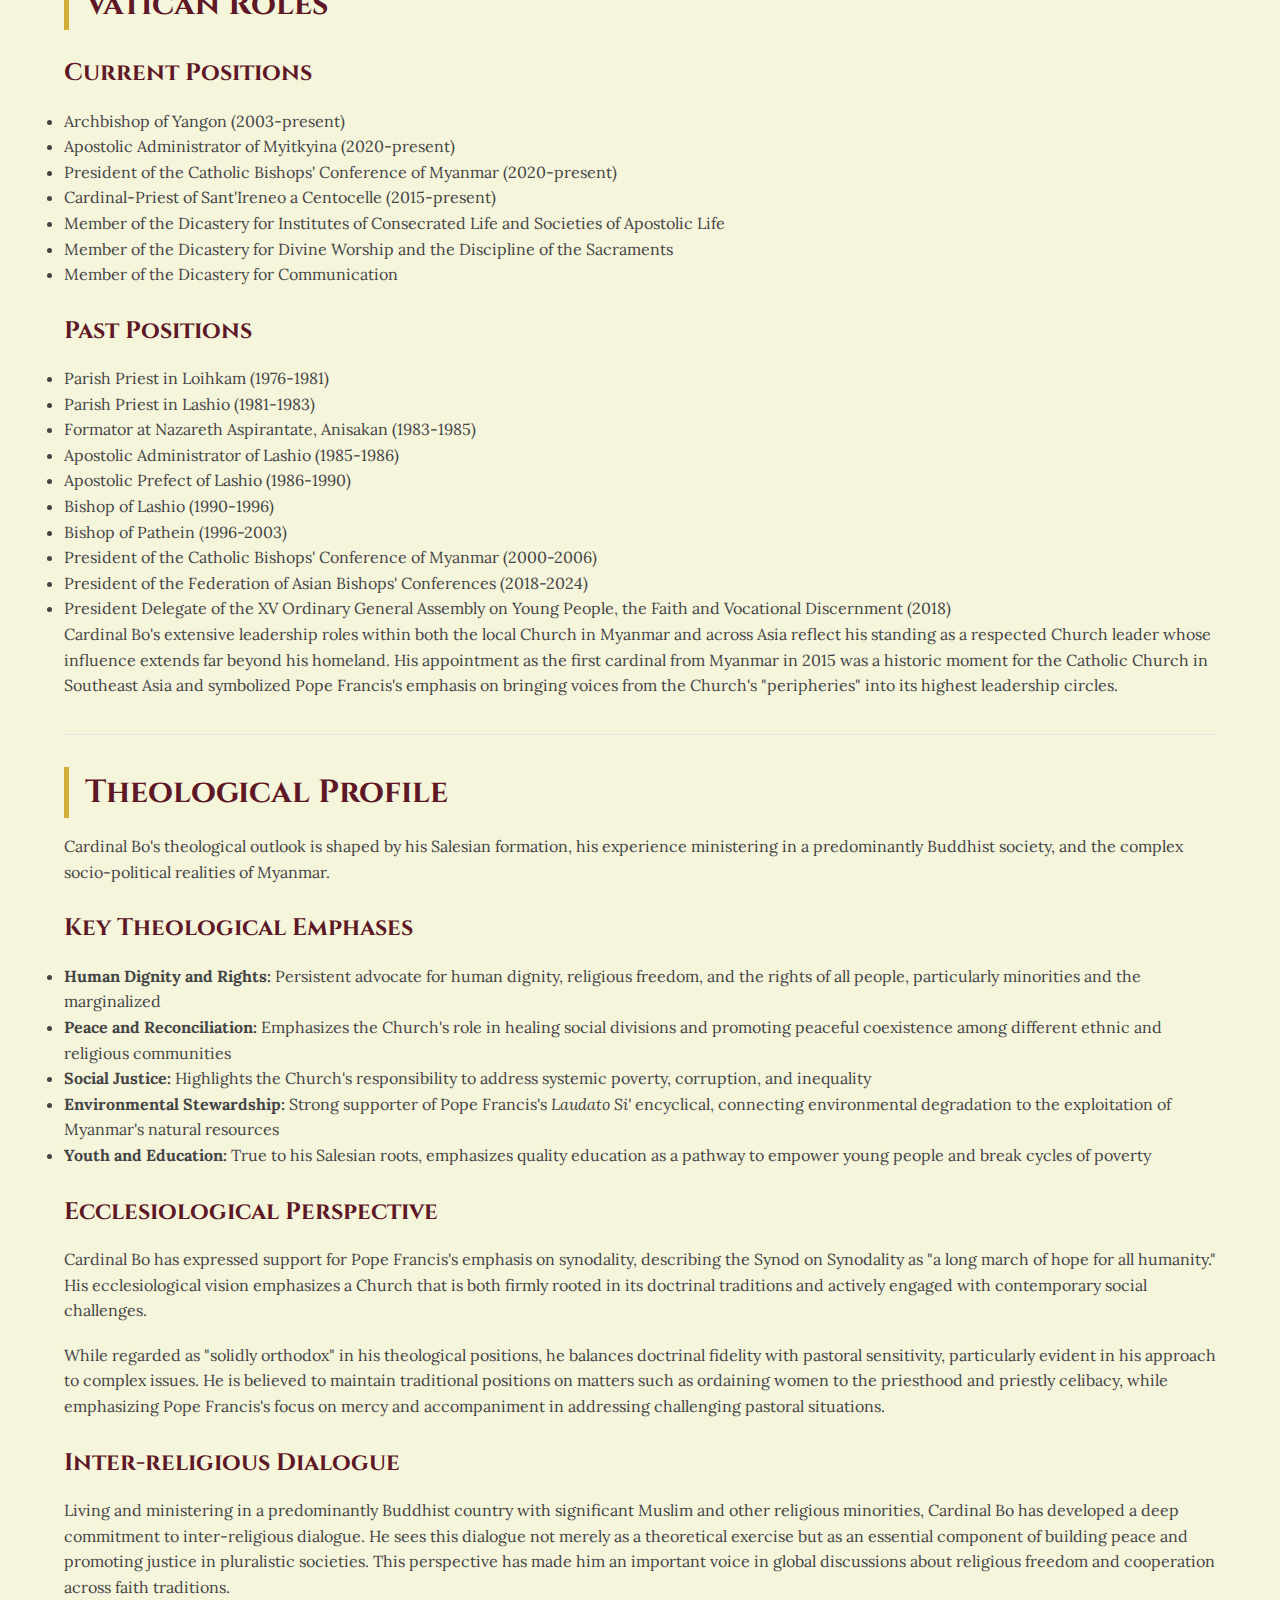
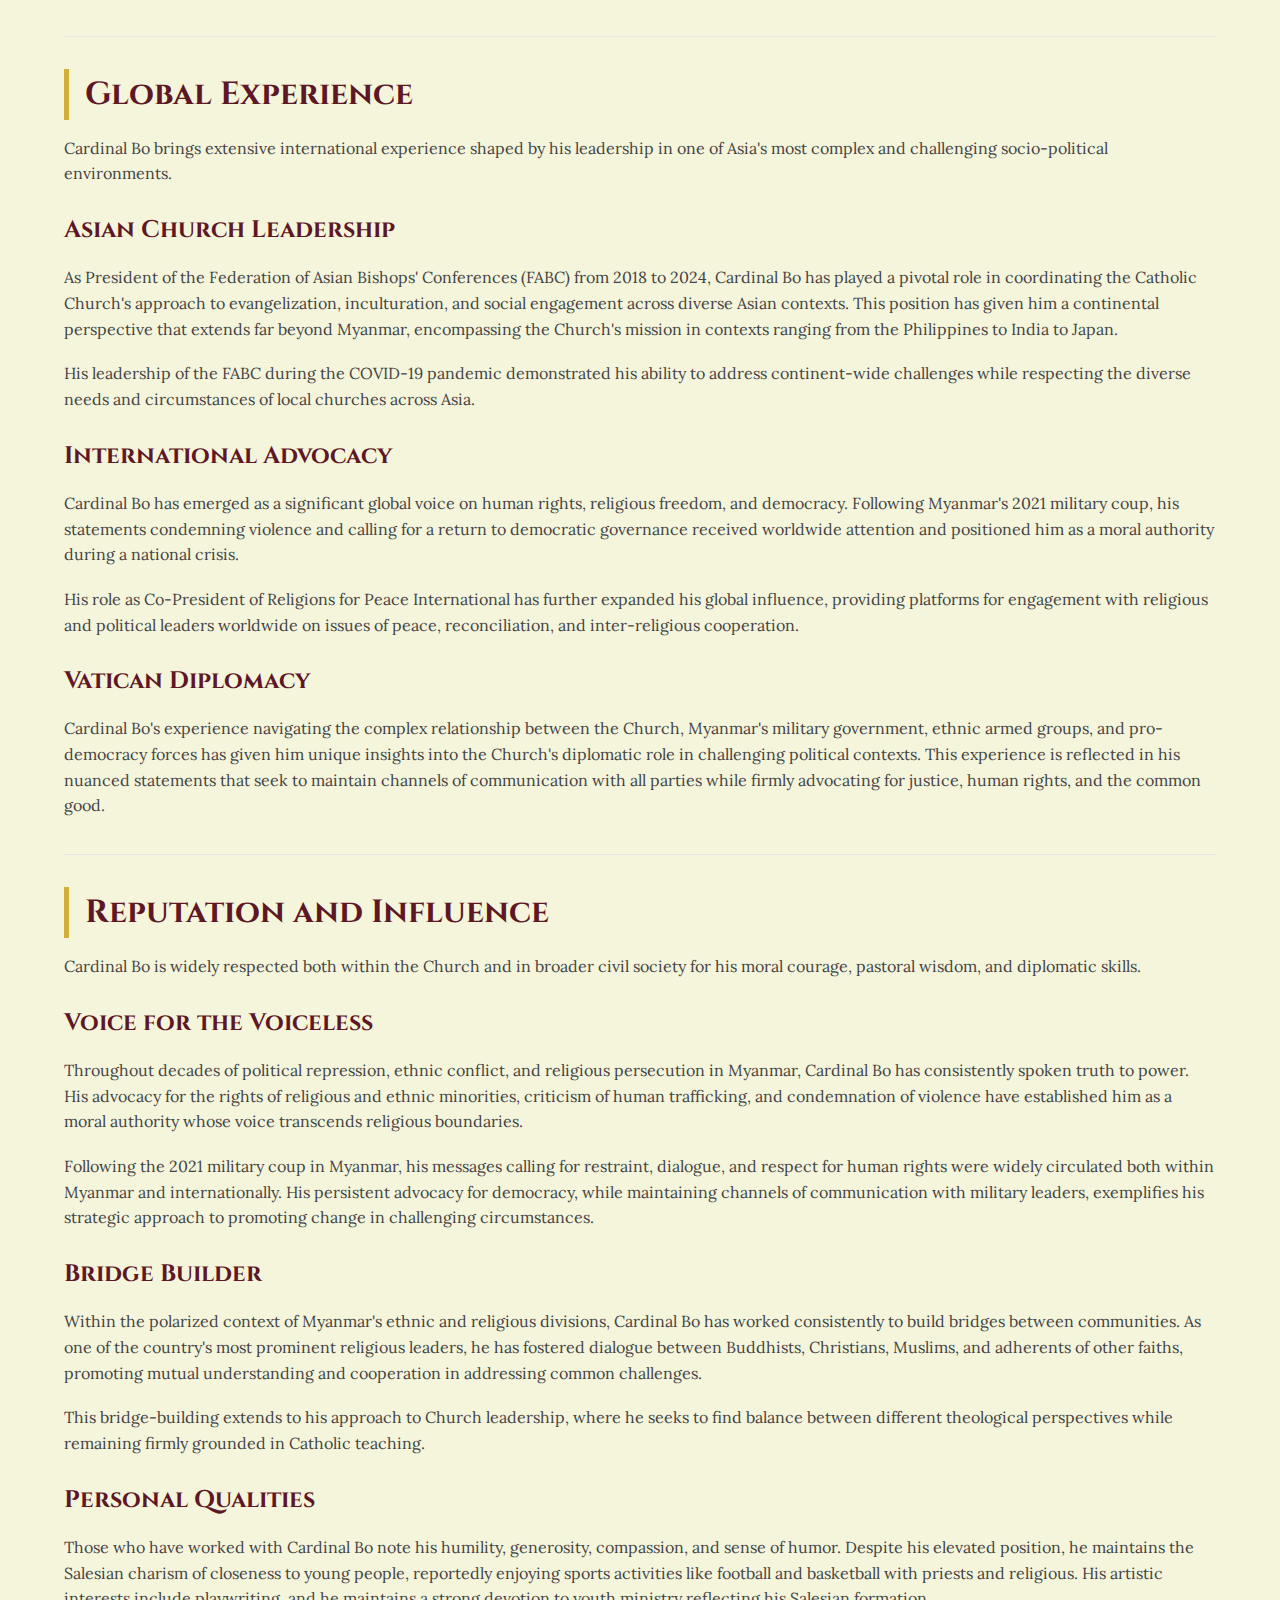
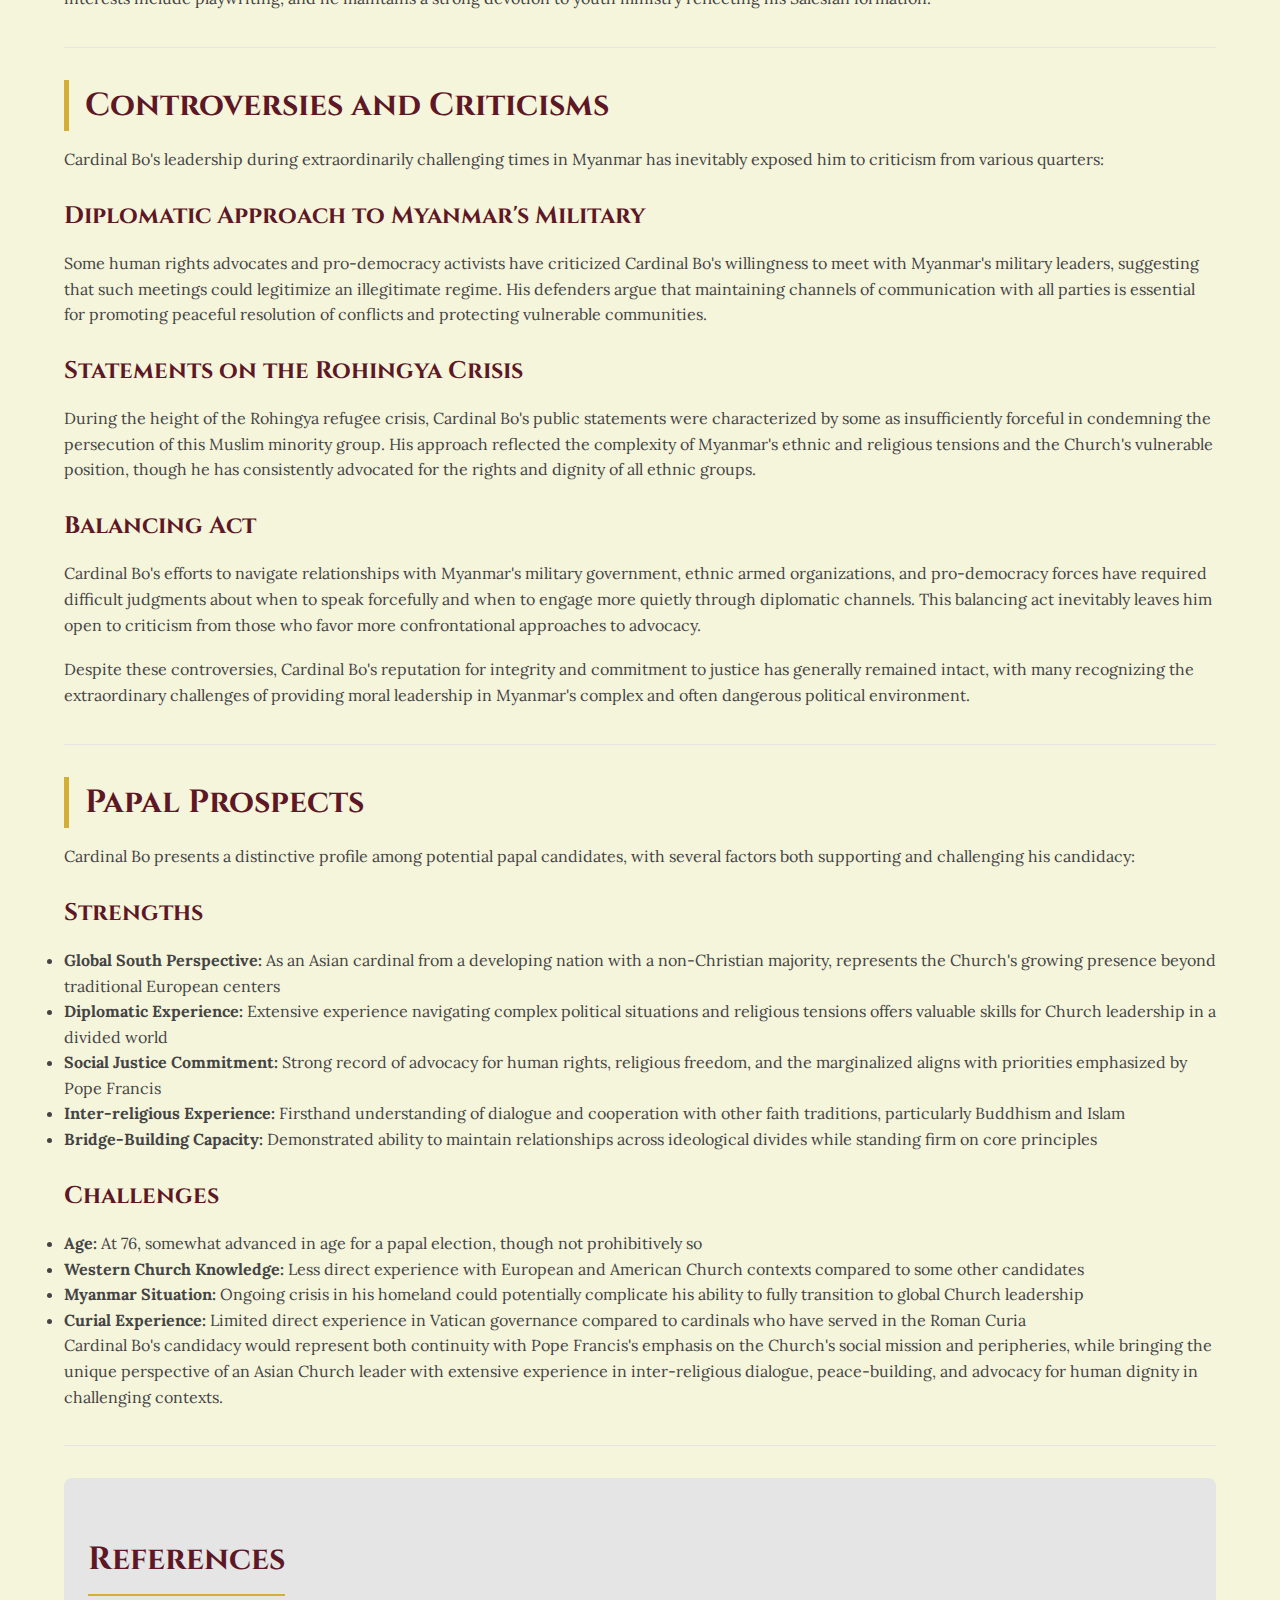
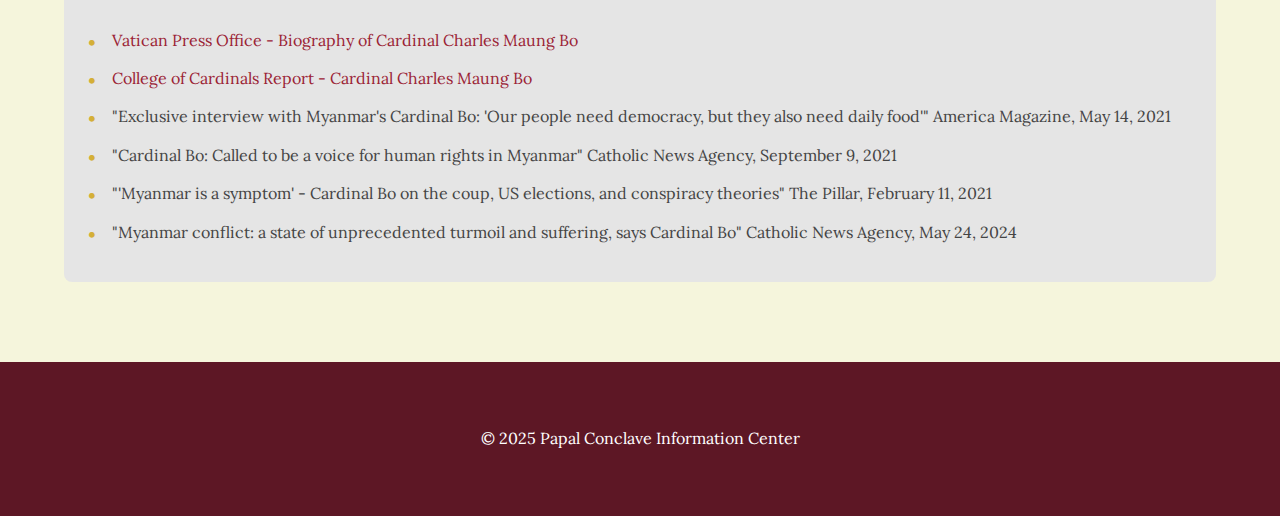
<file: candidate-bo.html>
<!DOCTYPE html>
<html lang="en">
<head>
  <meta charset="UTF-8">
  <meta name="viewport" content="width=device-width, initial-scale=1.0">
  <meta name="description" content="Detailed profile of Cardinal Charles Maung Bo, Bishop of Yangon and papal candidate">
  <title>Cardinal Charles Maung Bo | Papal Candidate Profile</title>
  <link rel="preconnect" href="https://fonts.googleapis.com">
  <link rel="preconnect" href="https://fonts.gstatic.com" crossorigin>
  <link href="https://fonts.googleapis.com/css2?family=Cinzel:wght@400;700&family=Lora:ital,wght@0,400;0,700;1,400&display=swap" rel="stylesheet">
  <link rel="stylesheet" href="assets/css/style.css">
</head>
<body>
  <header>
    <div class="container">
      <h1>Papal Conclave 2025</h1>
      <p>Profiles of Cardinal Candidates to Succeed Pope Francis</p>
    </div>
  </header>

  <main class="container">
    <a href="index.html" class="back-button">&larr; Back to Candidates</a>
    
    <div class="candidate-header">
      <div class="candidate-image">
        <img src="assets/images/Bo-Photo-credit-Mazur-Catholic-News-9dd2.webp" alt="Cardinal Charles Maung Bo" width="600" height="800">
      </div>
      
      <div class="candidate-info">
        <h1>Cardinal Charles Maung Bo, S.D.B.</h1>
        <p class="candidate-meta">76 years old | Burmese | Archbishop of Yangon</p>
        <p><strong>Motto:</strong> <em>"Omnia possum in Eo"</em> (I can do all things in Him)</p>
        <p><strong>Created Cardinal:</strong> February 14, 2015 by Pope Francis</p>
        <p><strong>Languages:</strong> Burmese (native), English, Italian, several ethnic languages of Myanmar</p>
      </div>
    </div>
    
    <section class="section">
      <h2>Biography</h2>
      <p>Charles Maung Bo was born on October 29, 1948, in Monhla Village, Shwebo District, Mandalay Division, Myanmar, the same year that the country gained independence from British colonial rule. Born into a devout Catholic family with ten children, his roots trace back to some of Myanmar's first Catholics, who were converted during the Portuguese missionary era.</p>
      
      <h3>Early Life and Family</h3>
      <p>Cardinal Bo's early life was marked by hardship. His father, a farmer, died when Charles was only two years old, leaving his mother to raise the family. Despite these challenges, his mother nurtured his faith through devotional practices and stories of the saints. Growing up in a humble village setting, young Charles was influenced by the local parish priest, Don Luwi, who inspired his vocation.</p>
      
      <p>At the age of eight, he was taken in by a Salesian boarding house in Mandalay, where he received his early education at the Salesian-run Lafon Memorial School. This experience introduced him to the Salesian charism that would shape his future vocation and ministry.</p>
      
      <h3>Religious Formation</h3>
      <p>In 1962, Bo entered the Nazareth Aspirantate, a Salesian seminary in Anisakan village near Pyin Oo Lwin, where he remained until 1976. During these formative years, he was deeply influenced by Father Giacomin Fortunato, his rector and novice master, as well as by Italian missionaries from the Pontifical Institute for Foreign Missions and French priests from the Society of Foreign Missions of Paris.</p>
      
      <p>He made his First Profession in the Salesians of Don Bosco on May 24, 1970, and his Final Profession on March 10, 1976. On April 9, 1976, he was ordained to the priesthood in Lashio, Northern Shan State, Myanmar.</p>
      
      <h3>Ordination Timeline</h3>
      <ul>
        <li><strong>Priesthood:</strong> April 9, 1976, ordained a Salesian priest in Lashio</li>
        <li><strong>Episcopal Appointment:</strong> July 7, 1990, appointed first Bishop of Lashio</li>
        <li><strong>Episcopal Consecration:</strong> December 16, 1990</li>
        <li><strong>Archiepiscopal Appointment:</strong> May 24, 2003, appointed Archbishop of Yangon</li>
        <li><strong>Created Cardinal:</strong> February 14, 2015, by Pope Francis (first Myanmar Cardinal in history)</li>
      </ul>
    </section>
    
    <section class="section">
      <h2>Vatican Roles</h2>
      <h3>Current Positions</h3>
      <ul>
        <li>Archbishop of Yangon (2003-present)</li>
        <li>Apostolic Administrator of Myitkyina (2020-present)</li>
        <li>President of the Catholic Bishops' Conference of Myanmar (2020-present)</li>
        <li>Cardinal-Priest of Sant'Ireneo a Centocelle (2015-present)</li>
        <li>Member of the Dicastery for Institutes of Consecrated Life and Societies of Apostolic Life</li>
        <li>Member of the Dicastery for Divine Worship and the Discipline of the Sacraments</li>
        <li>Member of the Dicastery for Communication</li>
      </ul>
      
      <h3>Past Positions</h3>
      <ul>
        <li>Parish Priest in Loihkam (1976-1981)</li>
        <li>Parish Priest in Lashio (1981-1983)</li>
        <li>Formator at Nazareth Aspirantate, Anisakan (1983-1985)</li>
        <li>Apostolic Administrator of Lashio (1985-1986)</li>
        <li>Apostolic Prefect of Lashio (1986-1990)</li>
        <li>Bishop of Lashio (1990-1996)</li>
        <li>Bishop of Pathein (1996-2003)</li>
        <li>President of the Catholic Bishops' Conference of Myanmar (2000-2006)</li>
        <li>President of the Federation of Asian Bishops' Conferences (2018-2024)</li>
        <li>President Delegate of the XV Ordinary General Assembly on Young People, the Faith and Vocational Discernment (2018)</li>
      </ul>
      
      <p>Cardinal Bo's extensive leadership roles within both the local Church in Myanmar and across Asia reflect his standing as a respected Church leader whose influence extends far beyond his homeland. His appointment as the first cardinal from Myanmar in 2015 was a historic moment for the Catholic Church in Southeast Asia and symbolized Pope Francis's emphasis on bringing voices from the Church's "peripheries" into its highest leadership circles.</p>
    </section>
    
    <section class="section">
      <h2>Theological Profile</h2>
      <p>Cardinal Bo's theological outlook is shaped by his Salesian formation, his experience ministering in a predominantly Buddhist society, and the complex socio-political realities of Myanmar.</p>
      
      <h3>Key Theological Emphases</h3>
      <ul>
        <li><strong>Human Dignity and Rights:</strong> Persistent advocate for human dignity, religious freedom, and the rights of all people, particularly minorities and the marginalized</li>
        <li><strong>Peace and Reconciliation:</strong> Emphasizes the Church's role in healing social divisions and promoting peaceful coexistence among different ethnic and religious communities</li>
        <li><strong>Social Justice:</strong> Highlights the Church's responsibility to address systemic poverty, corruption, and inequality</li>
        <li><strong>Environmental Stewardship:</strong> Strong supporter of Pope Francis's <em>Laudato Si'</em> encyclical, connecting environmental degradation to the exploitation of Myanmar's natural resources</li>
        <li><strong>Youth and Education:</strong> True to his Salesian roots, emphasizes quality education as a pathway to empower young people and break cycles of poverty</li>
      </ul>
      
      <h3>Ecclesiological Perspective</h3>
      <p>Cardinal Bo has expressed support for Pope Francis's emphasis on synodality, describing the Synod on Synodality as "a long march of hope for all humanity." His ecclesiological vision emphasizes a Church that is both firmly rooted in its doctrinal traditions and actively engaged with contemporary social challenges.</p>
      
      <p>While regarded as "solidly orthodox" in his theological positions, he balances doctrinal fidelity with pastoral sensitivity, particularly evident in his approach to complex issues. He is believed to maintain traditional positions on matters such as ordaining women to the priesthood and priestly celibacy, while emphasizing Pope Francis's focus on mercy and accompaniment in addressing challenging pastoral situations.</p>
      
      <h3>Inter-religious Dialogue</h3>
      <p>Living and ministering in a predominantly Buddhist country with significant Muslim and other religious minorities, Cardinal Bo has developed a deep commitment to inter-religious dialogue. He sees this dialogue not merely as a theoretical exercise but as an essential component of building peace and promoting justice in pluralistic societies. This perspective has made him an important voice in global discussions about religious freedom and cooperation across faith traditions.</p>
    </section>
    
    <section class="section">
      <h2>Global Experience</h2>
      <p>Cardinal Bo brings extensive international experience shaped by his leadership in one of Asia's most complex and challenging socio-political environments.</p>
      
      <h3>Asian Church Leadership</h3>
      <p>As President of the Federation of Asian Bishops' Conferences (FABC) from 2018 to 2024, Cardinal Bo has played a pivotal role in coordinating the Catholic Church's approach to evangelization, inculturation, and social engagement across diverse Asian contexts. This position has given him a continental perspective that extends far beyond Myanmar, encompassing the Church's mission in contexts ranging from the Philippines to India to Japan.</p>
      
      <p>His leadership of the FABC during the COVID-19 pandemic demonstrated his ability to address continent-wide challenges while respecting the diverse needs and circumstances of local churches across Asia.</p>
      
      <h3>International Advocacy</h3>
      <p>Cardinal Bo has emerged as a significant global voice on human rights, religious freedom, and democracy. Following Myanmar's 2021 military coup, his statements condemning violence and calling for a return to democratic governance received worldwide attention and positioned him as a moral authority during a national crisis.</p>
      
      <p>His role as Co-President of Religions for Peace International has further expanded his global influence, providing platforms for engagement with religious and political leaders worldwide on issues of peace, reconciliation, and inter-religious cooperation.</p>
      
      <h3>Vatican Diplomacy</h3>
      <p>Cardinal Bo's experience navigating the complex relationship between the Church, Myanmar's military government, ethnic armed groups, and pro-democracy forces has given him unique insights into the Church's diplomatic role in challenging political contexts. This experience is reflected in his nuanced statements that seek to maintain channels of communication with all parties while firmly advocating for justice, human rights, and the common good.</p>
    </section>
    
    <section class="section">
      <h2>Reputation and Influence</h2>
      <p>Cardinal Bo is widely respected both within the Church and in broader civil society for his moral courage, pastoral wisdom, and diplomatic skills.</p>
      
      <h3>Voice for the Voiceless</h3>
      <p>Throughout decades of political repression, ethnic conflict, and religious persecution in Myanmar, Cardinal Bo has consistently spoken truth to power. His advocacy for the rights of religious and ethnic minorities, criticism of human trafficking, and condemnation of violence have established him as a moral authority whose voice transcends religious boundaries.</p>
      
      <p>Following the 2021 military coup in Myanmar, his messages calling for restraint, dialogue, and respect for human rights were widely circulated both within Myanmar and internationally. His persistent advocacy for democracy, while maintaining channels of communication with military leaders, exemplifies his strategic approach to promoting change in challenging circumstances.</p>
      
      <h3>Bridge Builder</h3>
      <p>Within the polarized context of Myanmar's ethnic and religious divisions, Cardinal Bo has worked consistently to build bridges between communities. As one of the country's most prominent religious leaders, he has fostered dialogue between Buddhists, Christians, Muslims, and adherents of other faiths, promoting mutual understanding and cooperation in addressing common challenges.</p>
      
      <p>This bridge-building extends to his approach to Church leadership, where he seeks to find balance between different theological perspectives while remaining firmly grounded in Catholic teaching.</p>
      
      <h3>Personal Qualities</h3>
      <p>Those who have worked with Cardinal Bo note his humility, generosity, compassion, and sense of humor. Despite his elevated position, he maintains the Salesian charism of closeness to young people, reportedly enjoying sports activities like football and basketball with priests and religious. His artistic interests include playwriting, and he maintains a strong devotion to youth ministry reflecting his Salesian formation.</p>
    </section>
    
    <section class="section">
      <h2>Controversies and Criticisms</h2>
      <p>Cardinal Bo's leadership during extraordinarily challenging times in Myanmar has inevitably exposed him to criticism from various quarters:</p>
      
      <h3>Diplomatic Approach to Myanmar's Military</h3>
      <p>Some human rights advocates and pro-democracy activists have criticized Cardinal Bo's willingness to meet with Myanmar's military leaders, suggesting that such meetings could legitimize an illegitimate regime. His defenders argue that maintaining channels of communication with all parties is essential for promoting peaceful resolution of conflicts and protecting vulnerable communities.</p>
      
      <h3>Statements on the Rohingya Crisis</h3>
      <p>During the height of the Rohingya refugee crisis, Cardinal Bo's public statements were characterized by some as insufficiently forceful in condemning the persecution of this Muslim minority group. His approach reflected the complexity of Myanmar's ethnic and religious tensions and the Church's vulnerable position, though he has consistently advocated for the rights and dignity of all ethnic groups.</p>
      
      <h3>Balancing Act</h3>
      <p>Cardinal Bo's efforts to navigate relationships with Myanmar's military government, ethnic armed organizations, and pro-democracy forces have required difficult judgments about when to speak forcefully and when to engage more quietly through diplomatic channels. This balancing act inevitably leaves him open to criticism from those who favor more confrontational approaches to advocacy.</p>
      
      <p>Despite these controversies, Cardinal Bo's reputation for integrity and commitment to justice has generally remained intact, with many recognizing the extraordinary challenges of providing moral leadership in Myanmar's complex and often dangerous political environment.</p>
    </section>
    
    <section class="section">
      <h2>Papal Prospects</h2>
      <p>Cardinal Bo presents a distinctive profile among potential papal candidates, with several factors both supporting and challenging his candidacy:</p>
      
      <h3>Strengths</h3>
      <ul>
        <li><strong>Global South Perspective:</strong> As an Asian cardinal from a developing nation with a non-Christian majority, represents the Church's growing presence beyond traditional European centers</li>
        <li><strong>Diplomatic Experience:</strong> Extensive experience navigating complex political situations and religious tensions offers valuable skills for Church leadership in a divided world</li>
        <li><strong>Social Justice Commitment:</strong> Strong record of advocacy for human rights, religious freedom, and the marginalized aligns with priorities emphasized by Pope Francis</li>
        <li><strong>Inter-religious Experience:</strong> Firsthand understanding of dialogue and cooperation with other faith traditions, particularly Buddhism and Islam</li>
        <li><strong>Bridge-Building Capacity:</strong> Demonstrated ability to maintain relationships across ideological divides while standing firm on core principles</li>
      </ul>
      
      <h3>Challenges</h3>
      <ul>
        <li><strong>Age:</strong> At 76, somewhat advanced in age for a papal election, though not prohibitively so</li>
        <li><strong>Western Church Knowledge:</strong> Less direct experience with European and American Church contexts compared to some other candidates</li>
        <li><strong>Myanmar Situation:</strong> Ongoing crisis in his homeland could potentially complicate his ability to fully transition to global Church leadership</li>
        <li><strong>Curial Experience:</strong> Limited direct experience in Vatican governance compared to cardinals who have served in the Roman Curia</li>
      </ul>
      
      <p>Cardinal Bo's candidacy would represent both continuity with Pope Francis's emphasis on the Church's social mission and peripheries, while bringing the unique perspective of an Asian Church leader with extensive experience in inter-religious dialogue, peace-building, and advocacy for human dignity in challenging contexts.</p>
    </section>
    
    <section class="references">
      <h2>References</h2>
      <ul>
        <li><a href="https://press.vatican.va/content/salastampa/en/documentation/cardinali_biografie/cardinali_bio_bo_cm_c.html" target="_blank">Vatican Press Office - Biography of Cardinal Charles Maung Bo</a></li>
        <li><a href="https://collegeofcardinalsreport.com/cardinals/charles-maung-bo/" target="_blank">College of Cardinals Report - Cardinal Charles Maung Bo</a></li>
        <li>"Exclusive interview with Myanmar's Cardinal Bo: 'Our people need democracy, but they also need daily food'" America Magazine, May 14, 2021</li>
        <li>"Cardinal Bo: Called to be a voice for human rights in Myanmar" Catholic News Agency, September 9, 2021</li>
        <li>"'Myanmar is a symptom' - Cardinal Bo on the coup, US elections, and conspiracy theories" The Pillar, February 11, 2021</li>
        <li>"Myanmar conflict: a state of unprecedented turmoil and suffering, says Cardinal Bo" Catholic News Agency, May 24, 2024</li>
      </ul>
    </section>
  </main>

  <footer>
    <div class="container">
      <p>&copy; 2025 Papal Conclave Information Center</p>
    </div>
  </footer>

  <script src="assets/js/scripts.js"></script>
</body>
</html>
</file>
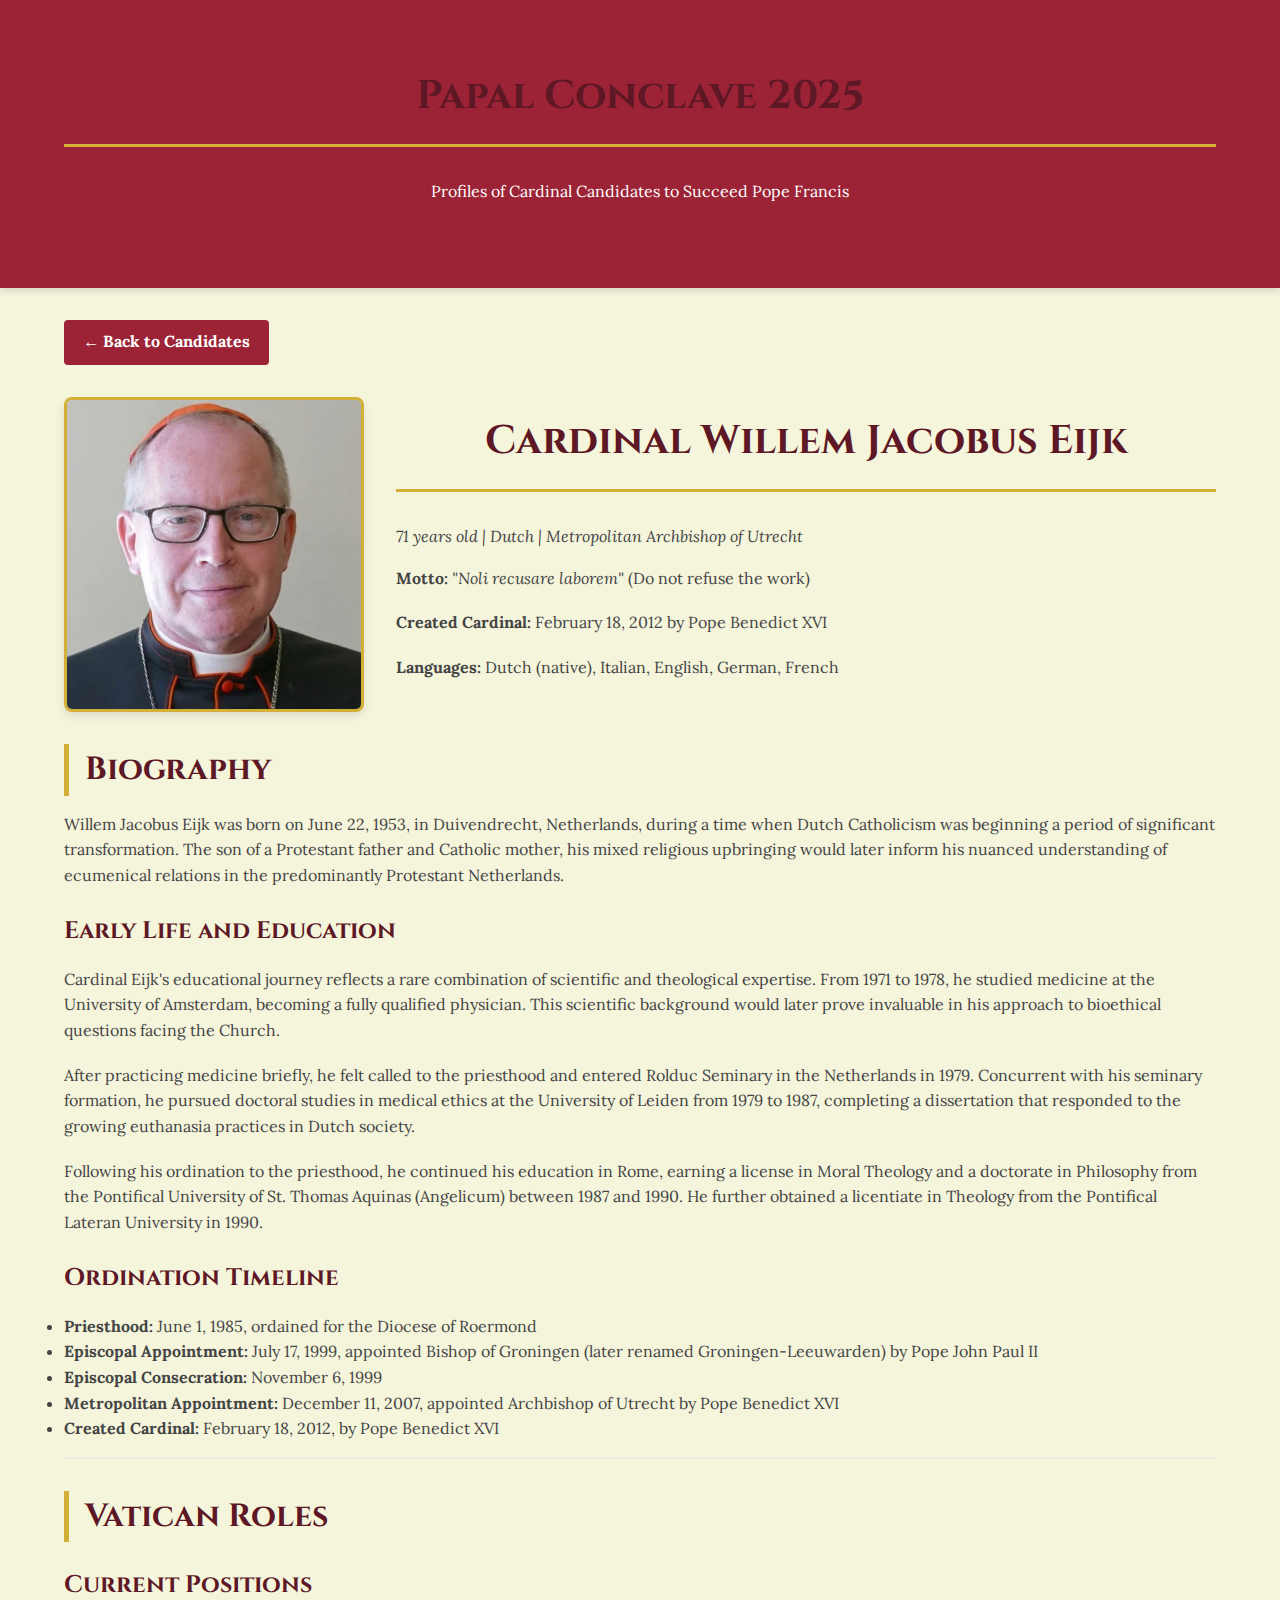
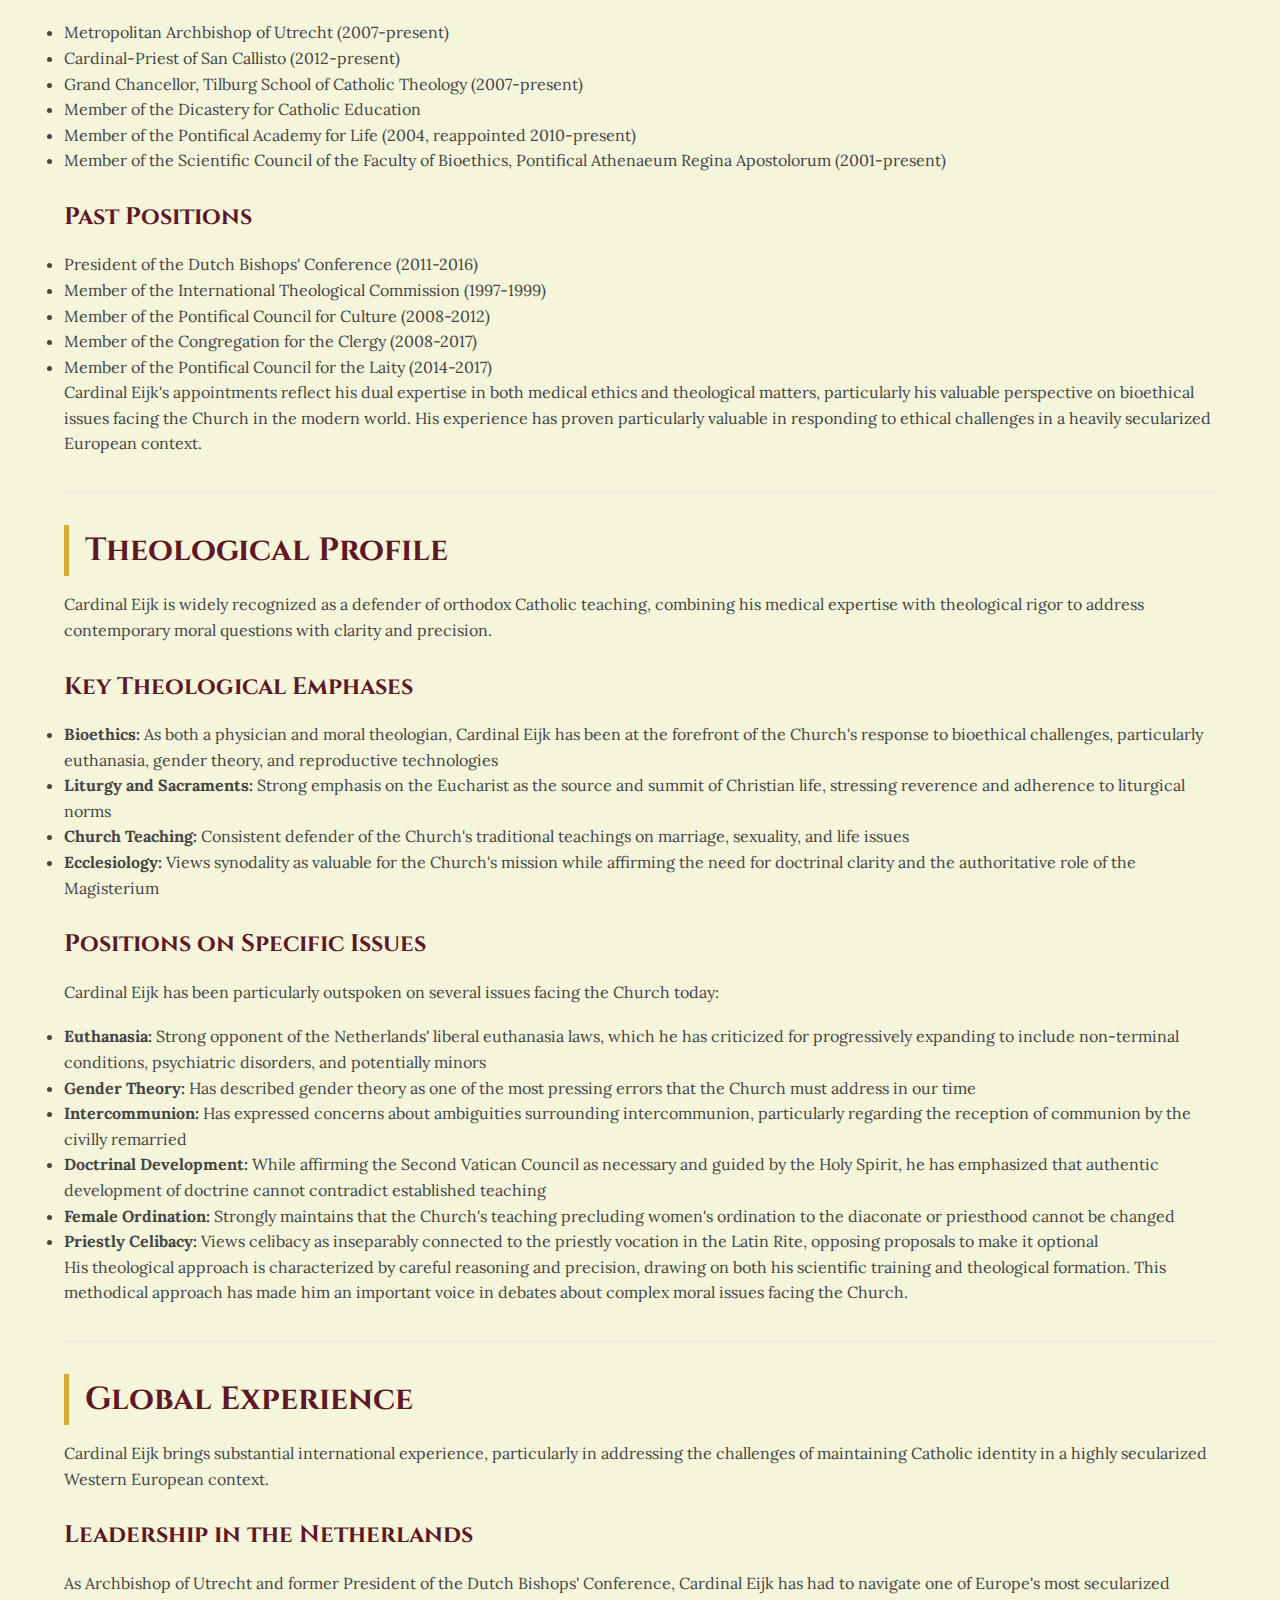
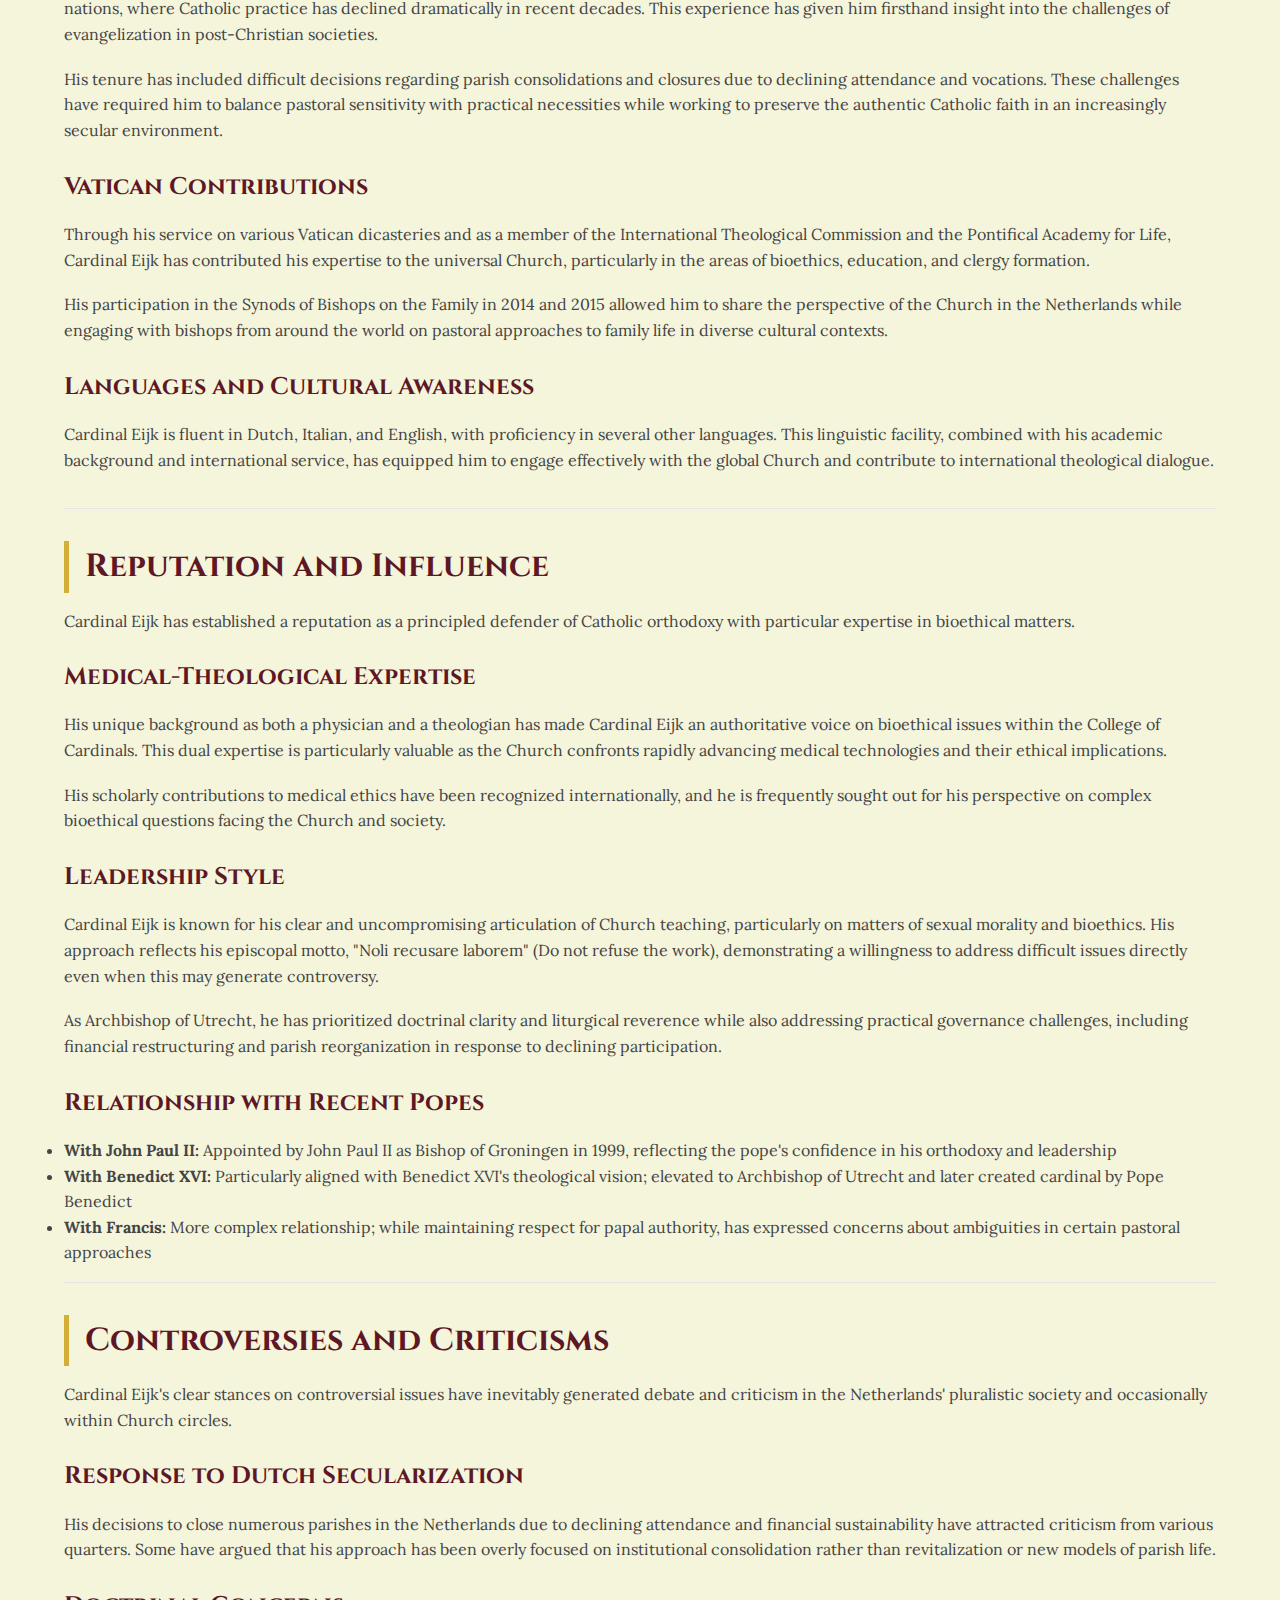
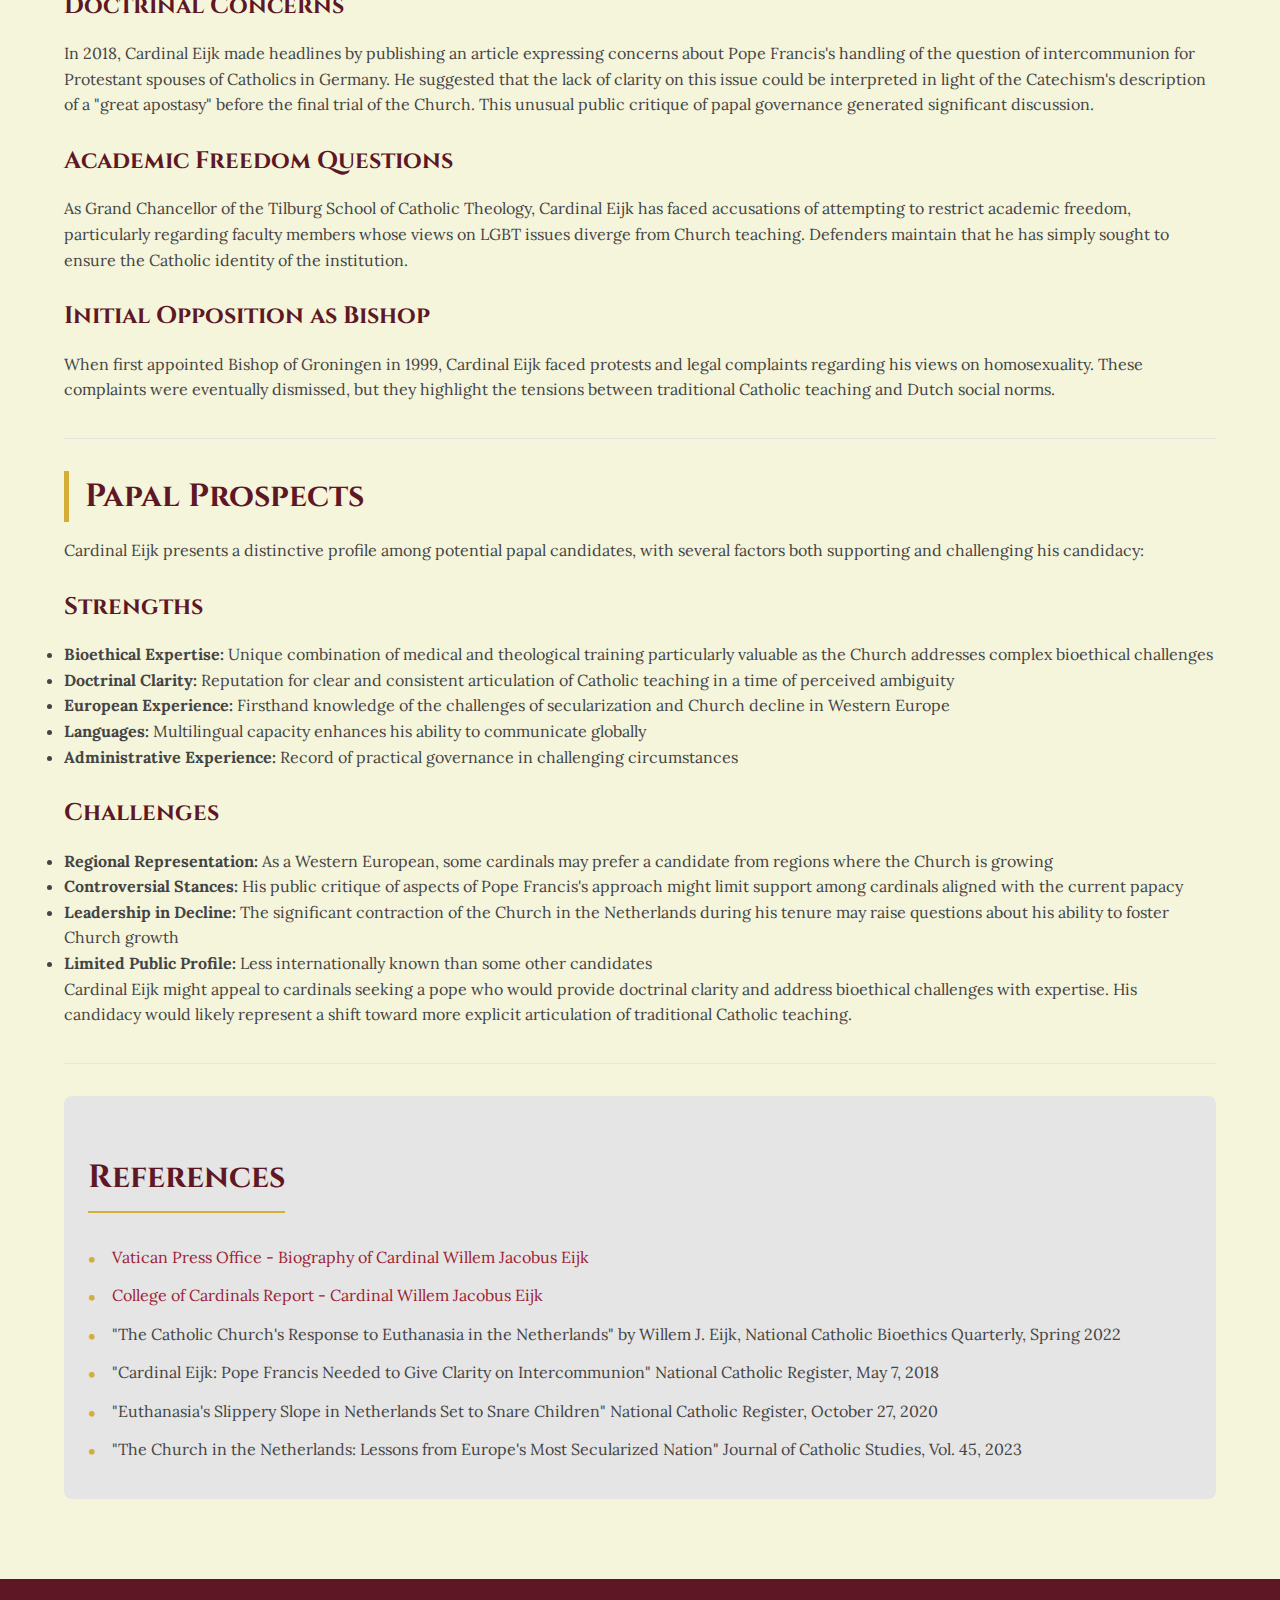
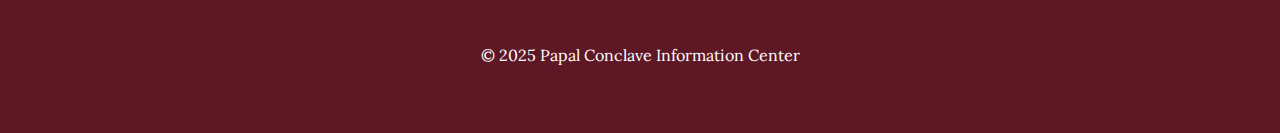
<file: candidate-eijk.html>
<!DOCTYPE html>
<html lang="en">
<head>
  <meta charset="UTF-8">
  <meta name="viewport" content="width=device-width, initial-scale=1.0">
  <meta name="description" content="Detailed profile of Cardinal Willem Eijk, Metropolitan Archbishop of Utrecht and papal candidate">
  <title>Cardinal Willem Eijk | Papal Candidate Profile</title>
  <link rel="preconnect" href="https://fonts.googleapis.com">
  <link rel="preconnect" href="https://fonts.gstatic.com" crossorigin>
  <link href="https://fonts.googleapis.com/css2?family=Cinzel:wght@400;700&family=Lora:ital,wght@0,400;0,700;1,400&display=swap" rel="stylesheet">
  <link rel="stylesheet" href="assets/css/style.css">
</head>
<body>
  <header>
    <div class="container">
      <h1>Papal Conclave 2025</h1>
      <p>Profiles of Cardinal Candidates to Succeed Pope Francis</p>
    </div>
  </header>

  <main class="container">
    <a href="index.html" class="back-button">&larr; Back to Candidates</a>
    
    <div class="candidate-header">
      <div class="candidate-image">
        <img src="assets/images/Eijk-58a4.webp" alt="Cardinal Willem Eijk" width="600" height="800">
      </div>
      
      <div class="candidate-info">
        <h1>Cardinal Willem Jacobus Eijk</h1>
        <p class="candidate-meta">71 years old | Dutch | Metropolitan Archbishop of Utrecht</p>
        <p><strong>Motto:</strong> <em>"Noli recusare laborem"</em> (Do not refuse the work)</p>
        <p><strong>Created Cardinal:</strong> February 18, 2012 by Pope Benedict XVI</p>
        <p><strong>Languages:</strong> Dutch (native), Italian, English, German, French</p>
      </div>
    </div>
    
    <section class="section">
      <h2>Biography</h2>
      <p>Willem Jacobus Eijk was born on June 22, 1953, in Duivendrecht, Netherlands, during a time when Dutch Catholicism was beginning a period of significant transformation. The son of a Protestant father and Catholic mother, his mixed religious upbringing would later inform his nuanced understanding of ecumenical relations in the predominantly Protestant Netherlands.</p>
      
      <h3>Early Life and Education</h3>
      <p>Cardinal Eijk's educational journey reflects a rare combination of scientific and theological expertise. From 1971 to 1978, he studied medicine at the University of Amsterdam, becoming a fully qualified physician. This scientific background would later prove invaluable in his approach to bioethical questions facing the Church.</p>
      
      <p>After practicing medicine briefly, he felt called to the priesthood and entered Rolduc Seminary in the Netherlands in 1979. Concurrent with his seminary formation, he pursued doctoral studies in medical ethics at the University of Leiden from 1979 to 1987, completing a dissertation that responded to the growing euthanasia practices in Dutch society.</p>
      
      <p>Following his ordination to the priesthood, he continued his education in Rome, earning a license in Moral Theology and a doctorate in Philosophy from the Pontifical University of St. Thomas Aquinas (Angelicum) between 1987 and 1990. He further obtained a licentiate in Theology from the Pontifical Lateran University in 1990.</p>
      
      <h3>Ordination Timeline</h3>
      <ul>
        <li><strong>Priesthood:</strong> June 1, 1985, ordained for the Diocese of Roermond</li>
        <li><strong>Episcopal Appointment:</strong> July 17, 1999, appointed Bishop of Groningen (later renamed Groningen-Leeuwarden) by Pope John Paul II</li>
        <li><strong>Episcopal Consecration:</strong> November 6, 1999</li>
        <li><strong>Metropolitan Appointment:</strong> December 11, 2007, appointed Archbishop of Utrecht by Pope Benedict XVI</li>
        <li><strong>Created Cardinal:</strong> February 18, 2012, by Pope Benedict XVI</li>
      </ul>
    </section>
    
    <section class="section">
      <h2>Vatican Roles</h2>
      <h3>Current Positions</h3>
      <ul>
        <li>Metropolitan Archbishop of Utrecht (2007-present)</li>
        <li>Cardinal-Priest of San Callisto (2012-present)</li>
        <li>Grand Chancellor, Tilburg School of Catholic Theology (2007-present)</li>
        <li>Member of the Dicastery for Catholic Education</li>
        <li>Member of the Pontifical Academy for Life (2004, reappointed 2010-present)</li>
        <li>Member of the Scientific Council of the Faculty of Bioethics, Pontifical Athenaeum Regina Apostolorum (2001-present)</li>
      </ul>
      
      <h3>Past Positions</h3>
      <ul>
        <li>President of the Dutch Bishops' Conference (2011-2016)</li>
        <li>Member of the International Theological Commission (1997-1999)</li>
        <li>Member of the Pontifical Council for Culture (2008-2012)</li>
        <li>Member of the Congregation for the Clergy (2008-2017)</li>
        <li>Member of the Pontifical Council for the Laity (2014-2017)</li>
      </ul>
      
      <p>Cardinal Eijk's appointments reflect his dual expertise in both medical ethics and theological matters, particularly his valuable perspective on bioethical issues facing the Church in the modern world. His experience has proven particularly valuable in responding to ethical challenges in a heavily secularized European context.</p>
    </section>
    
    <section class="section">
      <h2>Theological Profile</h2>
      <p>Cardinal Eijk is widely recognized as a defender of orthodox Catholic teaching, combining his medical expertise with theological rigor to address contemporary moral questions with clarity and precision.</p>
      
      <h3>Key Theological Emphases</h3>
      <ul>
        <li><strong>Bioethics:</strong> As both a physician and moral theologian, Cardinal Eijk has been at the forefront of the Church's response to bioethical challenges, particularly euthanasia, gender theory, and reproductive technologies</li>
        <li><strong>Liturgy and Sacraments:</strong> Strong emphasis on the Eucharist as the source and summit of Christian life, stressing reverence and adherence to liturgical norms</li>
        <li><strong>Church Teaching:</strong> Consistent defender of the Church's traditional teachings on marriage, sexuality, and life issues</li>
        <li><strong>Ecclesiology:</strong> Views synodality as valuable for the Church's mission while affirming the need for doctrinal clarity and the authoritative role of the Magisterium</li>
      </ul>
      
      <h3>Positions on Specific Issues</h3>
      <p>Cardinal Eijk has been particularly outspoken on several issues facing the Church today:</p>
      <ul>
        <li><strong>Euthanasia:</strong> Strong opponent of the Netherlands' liberal euthanasia laws, which he has criticized for progressively expanding to include non-terminal conditions, psychiatric disorders, and potentially minors</li>
        <li><strong>Gender Theory:</strong> Has described gender theory as one of the most pressing errors that the Church must address in our time</li>
        <li><strong>Intercommunion:</strong> Has expressed concerns about ambiguities surrounding intercommunion, particularly regarding the reception of communion by the civilly remarried</li>
        <li><strong>Doctrinal Development:</strong> While affirming the Second Vatican Council as necessary and guided by the Holy Spirit, he has emphasized that authentic development of doctrine cannot contradict established teaching</li>
        <li><strong>Female Ordination:</strong> Strongly maintains that the Church's teaching precluding women's ordination to the diaconate or priesthood cannot be changed</li>
        <li><strong>Priestly Celibacy:</strong> Views celibacy as inseparably connected to the priestly vocation in the Latin Rite, opposing proposals to make it optional</li>
      </ul>
      
      <p>His theological approach is characterized by careful reasoning and precision, drawing on both his scientific training and theological formation. This methodical approach has made him an important voice in debates about complex moral issues facing the Church.</p>
    </section>
    
    <section class="section">
      <h2>Global Experience</h2>
      <p>Cardinal Eijk brings substantial international experience, particularly in addressing the challenges of maintaining Catholic identity in a highly secularized Western European context.</p>
      
      <h3>Leadership in the Netherlands</h3>
      <p>As Archbishop of Utrecht and former President of the Dutch Bishops' Conference, Cardinal Eijk has had to navigate one of Europe's most secularized nations, where Catholic practice has declined dramatically in recent decades. This experience has given him firsthand insight into the challenges of evangelization in post-Christian societies.</p>
      
      <p>His tenure has included difficult decisions regarding parish consolidations and closures due to declining attendance and vocations. These challenges have required him to balance pastoral sensitivity with practical necessities while working to preserve the authentic Catholic faith in an increasingly secular environment.</p>
      
      <h3>Vatican Contributions</h3>
      <p>Through his service on various Vatican dicasteries and as a member of the International Theological Commission and the Pontifical Academy for Life, Cardinal Eijk has contributed his expertise to the universal Church, particularly in the areas of bioethics, education, and clergy formation.</p>
      
      <p>His participation in the Synods of Bishops on the Family in 2014 and 2015 allowed him to share the perspective of the Church in the Netherlands while engaging with bishops from around the world on pastoral approaches to family life in diverse cultural contexts.</p>
      
      <h3>Languages and Cultural Awareness</h3>
      <p>Cardinal Eijk is fluent in Dutch, Italian, and English, with proficiency in several other languages. This linguistic facility, combined with his academic background and international service, has equipped him to engage effectively with the global Church and contribute to international theological dialogue.</p>
    </section>
    
    <section class="section">
      <h2>Reputation and Influence</h2>
      <p>Cardinal Eijk has established a reputation as a principled defender of Catholic orthodoxy with particular expertise in bioethical matters.</p>
      
      <h3>Medical-Theological Expertise</h3>
      <p>His unique background as both a physician and a theologian has made Cardinal Eijk an authoritative voice on bioethical issues within the College of Cardinals. This dual expertise is particularly valuable as the Church confronts rapidly advancing medical technologies and their ethical implications.</p>
      
      <p>His scholarly contributions to medical ethics have been recognized internationally, and he is frequently sought out for his perspective on complex bioethical questions facing the Church and society.</p>
      
      <h3>Leadership Style</h3>
      <p>Cardinal Eijk is known for his clear and uncompromising articulation of Church teaching, particularly on matters of sexual morality and bioethics. His approach reflects his episcopal motto, "Noli recusare laborem" (Do not refuse the work), demonstrating a willingness to address difficult issues directly even when this may generate controversy.</p>
      
      <p>As Archbishop of Utrecht, he has prioritized doctrinal clarity and liturgical reverence while also addressing practical governance challenges, including financial restructuring and parish reorganization in response to declining participation.</p>
      
      <h3>Relationship with Recent Popes</h3>
      <ul>
        <li><strong>With John Paul II:</strong> Appointed by John Paul II as Bishop of Groningen in 1999, reflecting the pope's confidence in his orthodoxy and leadership</li>
        <li><strong>With Benedict XVI:</strong> Particularly aligned with Benedict XVI's theological vision; elevated to Archbishop of Utrecht and later created cardinal by Pope Benedict</li>
        <li><strong>With Francis:</strong> More complex relationship; while maintaining respect for papal authority, has expressed concerns about ambiguities in certain pastoral approaches</li>
      </ul>
    </section>
    
    <section class="section">
      <h2>Controversies and Criticisms</h2>
      <p>Cardinal Eijk's clear stances on controversial issues have inevitably generated debate and criticism in the Netherlands' pluralistic society and occasionally within Church circles.</p>
      
      <h3>Response to Dutch Secularization</h3>
      <p>His decisions to close numerous parishes in the Netherlands due to declining attendance and financial sustainability have attracted criticism from various quarters. Some have argued that his approach has been overly focused on institutional consolidation rather than revitalization or new models of parish life.</p>
      
      <h3>Doctrinal Concerns</h3>
      <p>In 2018, Cardinal Eijk made headlines by publishing an article expressing concerns about Pope Francis's handling of the question of intercommunion for Protestant spouses of Catholics in Germany. He suggested that the lack of clarity on this issue could be interpreted in light of the Catechism's description of a "great apostasy" before the final trial of the Church. This unusual public critique of papal governance generated significant discussion.</p>
      
      <h3>Academic Freedom Questions</h3>
      <p>As Grand Chancellor of the Tilburg School of Catholic Theology, Cardinal Eijk has faced accusations of attempting to restrict academic freedom, particularly regarding faculty members whose views on LGBT issues diverge from Church teaching. Defenders maintain that he has simply sought to ensure the Catholic identity of the institution.</p>
      
      <h3>Initial Opposition as Bishop</h3>
      <p>When first appointed Bishop of Groningen in 1999, Cardinal Eijk faced protests and legal complaints regarding his views on homosexuality. These complaints were eventually dismissed, but they highlight the tensions between traditional Catholic teaching and Dutch social norms.</p>
    </section>
    
    <section class="section">
      <h2>Papal Prospects</h2>
      <p>Cardinal Eijk presents a distinctive profile among potential papal candidates, with several factors both supporting and challenging his candidacy:</p>
      
      <h3>Strengths</h3>
      <ul>
        <li><strong>Bioethical Expertise:</strong> Unique combination of medical and theological training particularly valuable as the Church addresses complex bioethical challenges</li>
        <li><strong>Doctrinal Clarity:</strong> Reputation for clear and consistent articulation of Catholic teaching in a time of perceived ambiguity</li>
        <li><strong>European Experience:</strong> Firsthand knowledge of the challenges of secularization and Church decline in Western Europe</li>
        <li><strong>Languages:</strong> Multilingual capacity enhances his ability to communicate globally</li>
        <li><strong>Administrative Experience:</strong> Record of practical governance in challenging circumstances</li>
      </ul>
      
      <h3>Challenges</h3>
      <ul>
        <li><strong>Regional Representation:</strong> As a Western European, some cardinals may prefer a candidate from regions where the Church is growing</li>
        <li><strong>Controversial Stances:</strong> His public critique of aspects of Pope Francis's approach might limit support among cardinals aligned with the current papacy</li>
        <li><strong>Leadership in Decline:</strong> The significant contraction of the Church in the Netherlands during his tenure may raise questions about his ability to foster Church growth</li>
        <li><strong>Limited Public Profile:</strong> Less internationally known than some other candidates</li>
      </ul>
      
      <p>Cardinal Eijk might appeal to cardinals seeking a pope who would provide doctrinal clarity and address bioethical challenges with expertise. His candidacy would likely represent a shift toward more explicit articulation of traditional Catholic teaching.</p>
    </section>
    
    <section class="references">
      <h2>References</h2>
      <ul>
        <li><a href="https://press.vatican.va/content/salastampa/en/documentation/cardinali_biografie/cardinali_bio_eijk_wj.html" target="_blank">Vatican Press Office - Biography of Cardinal Willem Jacobus Eijk</a></li>
        <li><a href="https://collegeofcardinalsreport.com/cardinals/willem-jacobus-eijk/" target="_blank">College of Cardinals Report - Cardinal Willem Jacobus Eijk</a></li>
        <li>"The Catholic Church's Response to Euthanasia in the Netherlands" by Willem J. Eijk, National Catholic Bioethics Quarterly, Spring 2022</li>
        <li>"Cardinal Eijk: Pope Francis Needed to Give Clarity on Intercommunion" National Catholic Register, May 7, 2018</li>
        <li>"Euthanasia's Slippery Slope in Netherlands Set to Snare Children" National Catholic Register, October 27, 2020</li>
        <li>"The Church in the Netherlands: Lessons from Europe's Most Secularized Nation" Journal of Catholic Studies, Vol. 45, 2023</li>
      </ul>
    </section>
  </main>

  <footer>
    <div class="container">
      <p>&copy; 2025 Papal Conclave Information Center</p>
    </div>
  </footer>

  <script src="assets/js/scripts.js"></script>
</body>
</html>
</file>
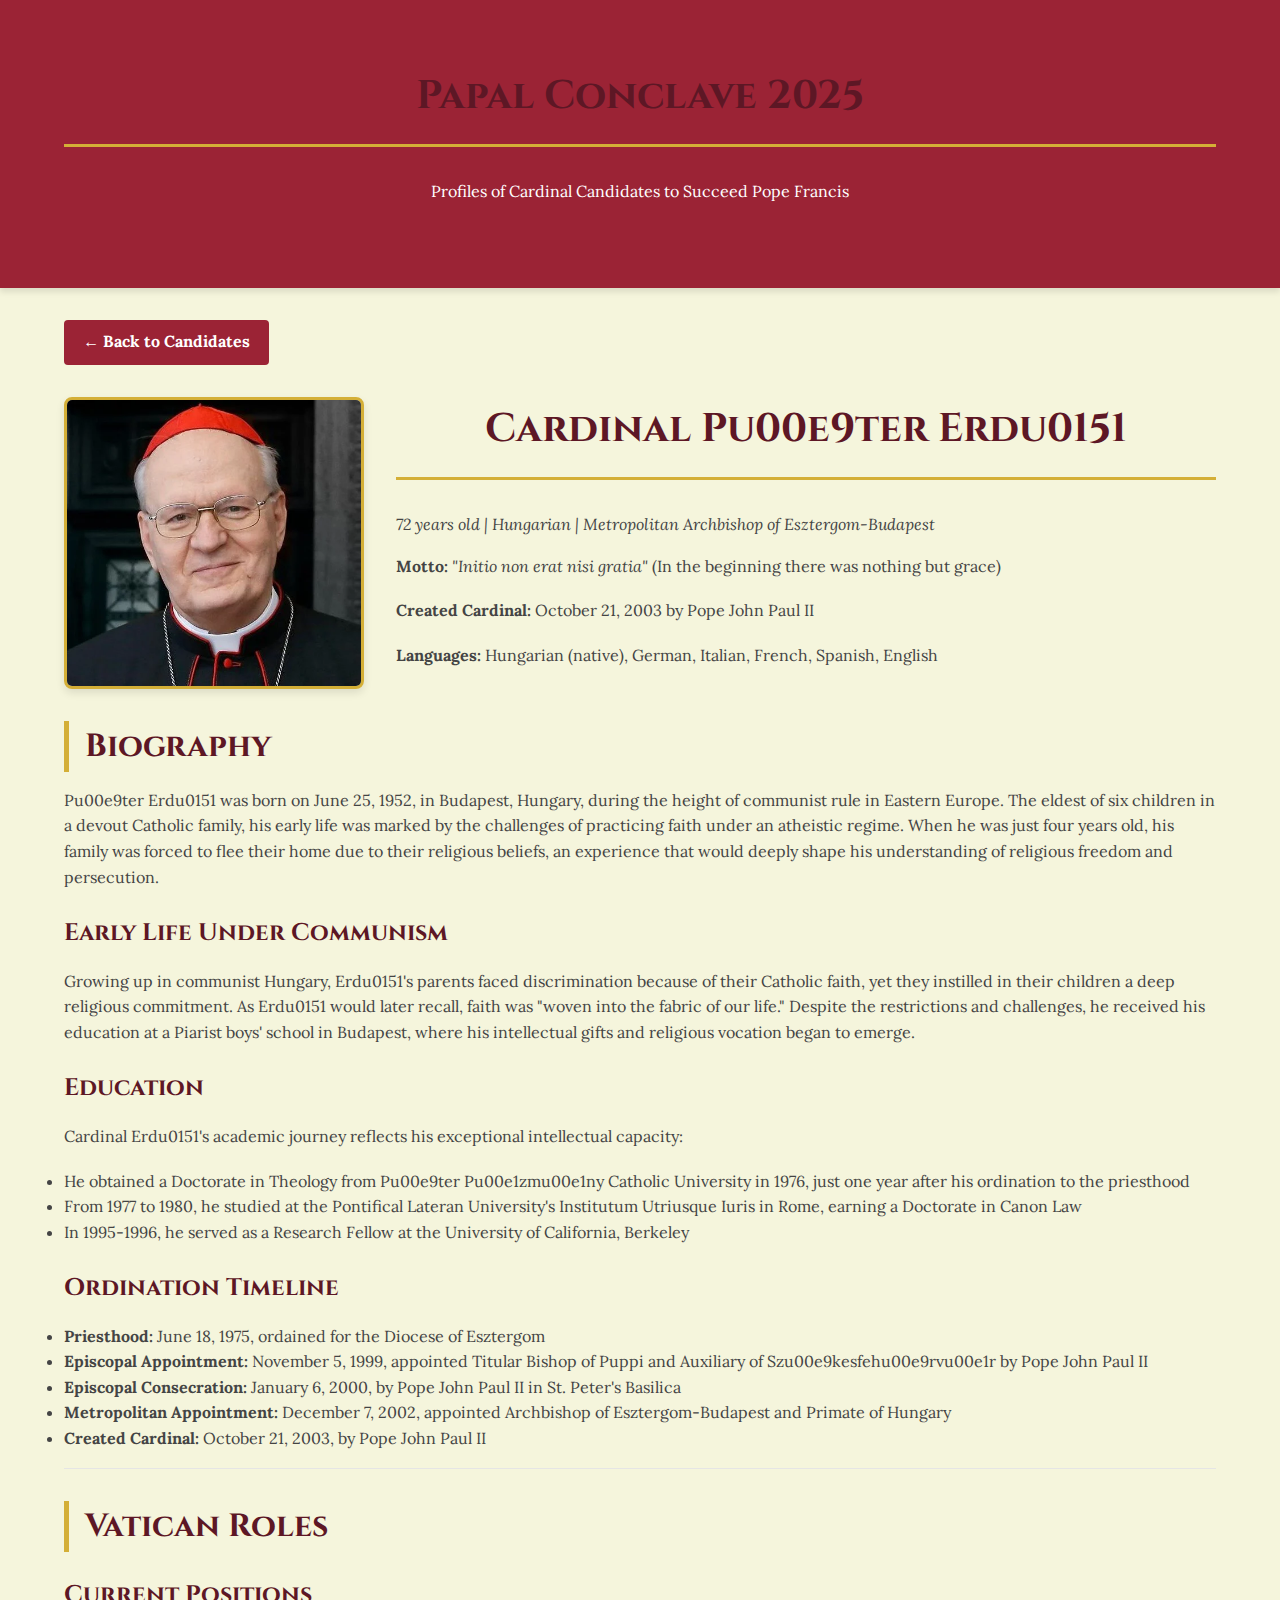
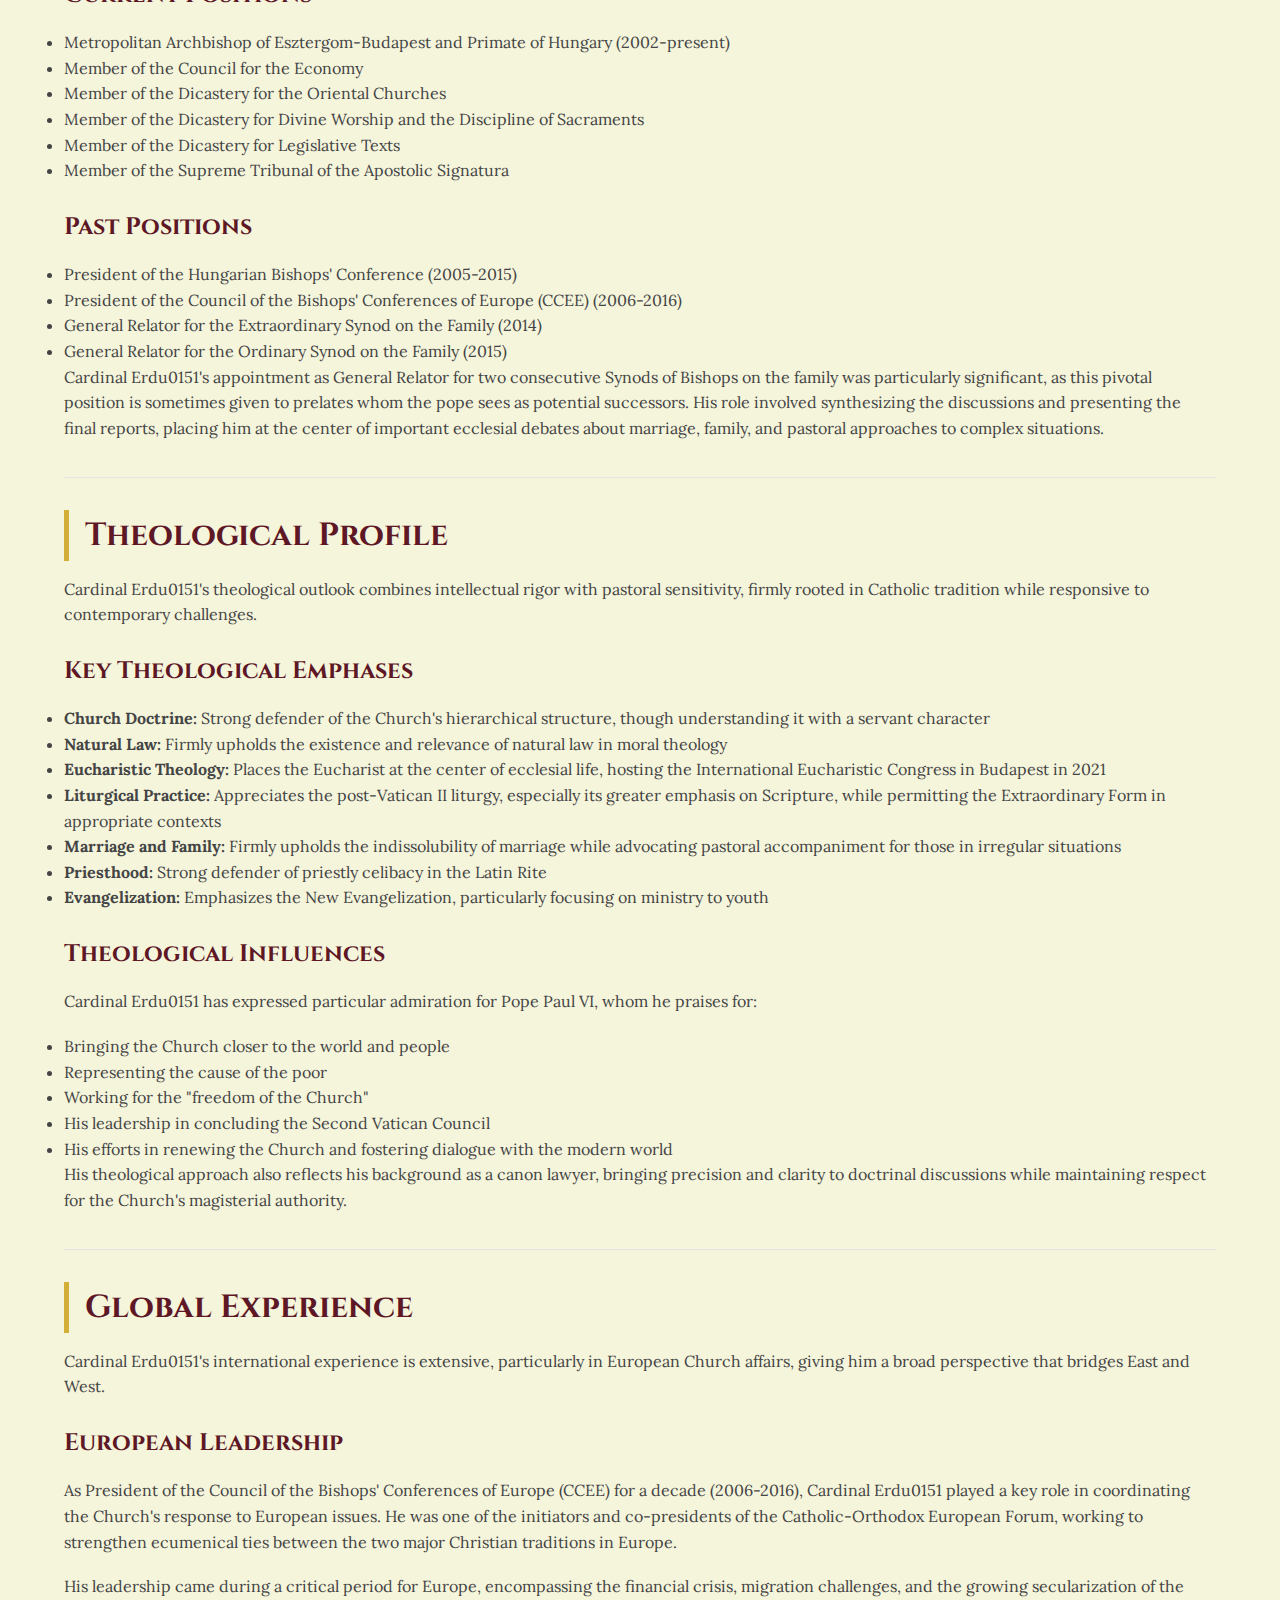
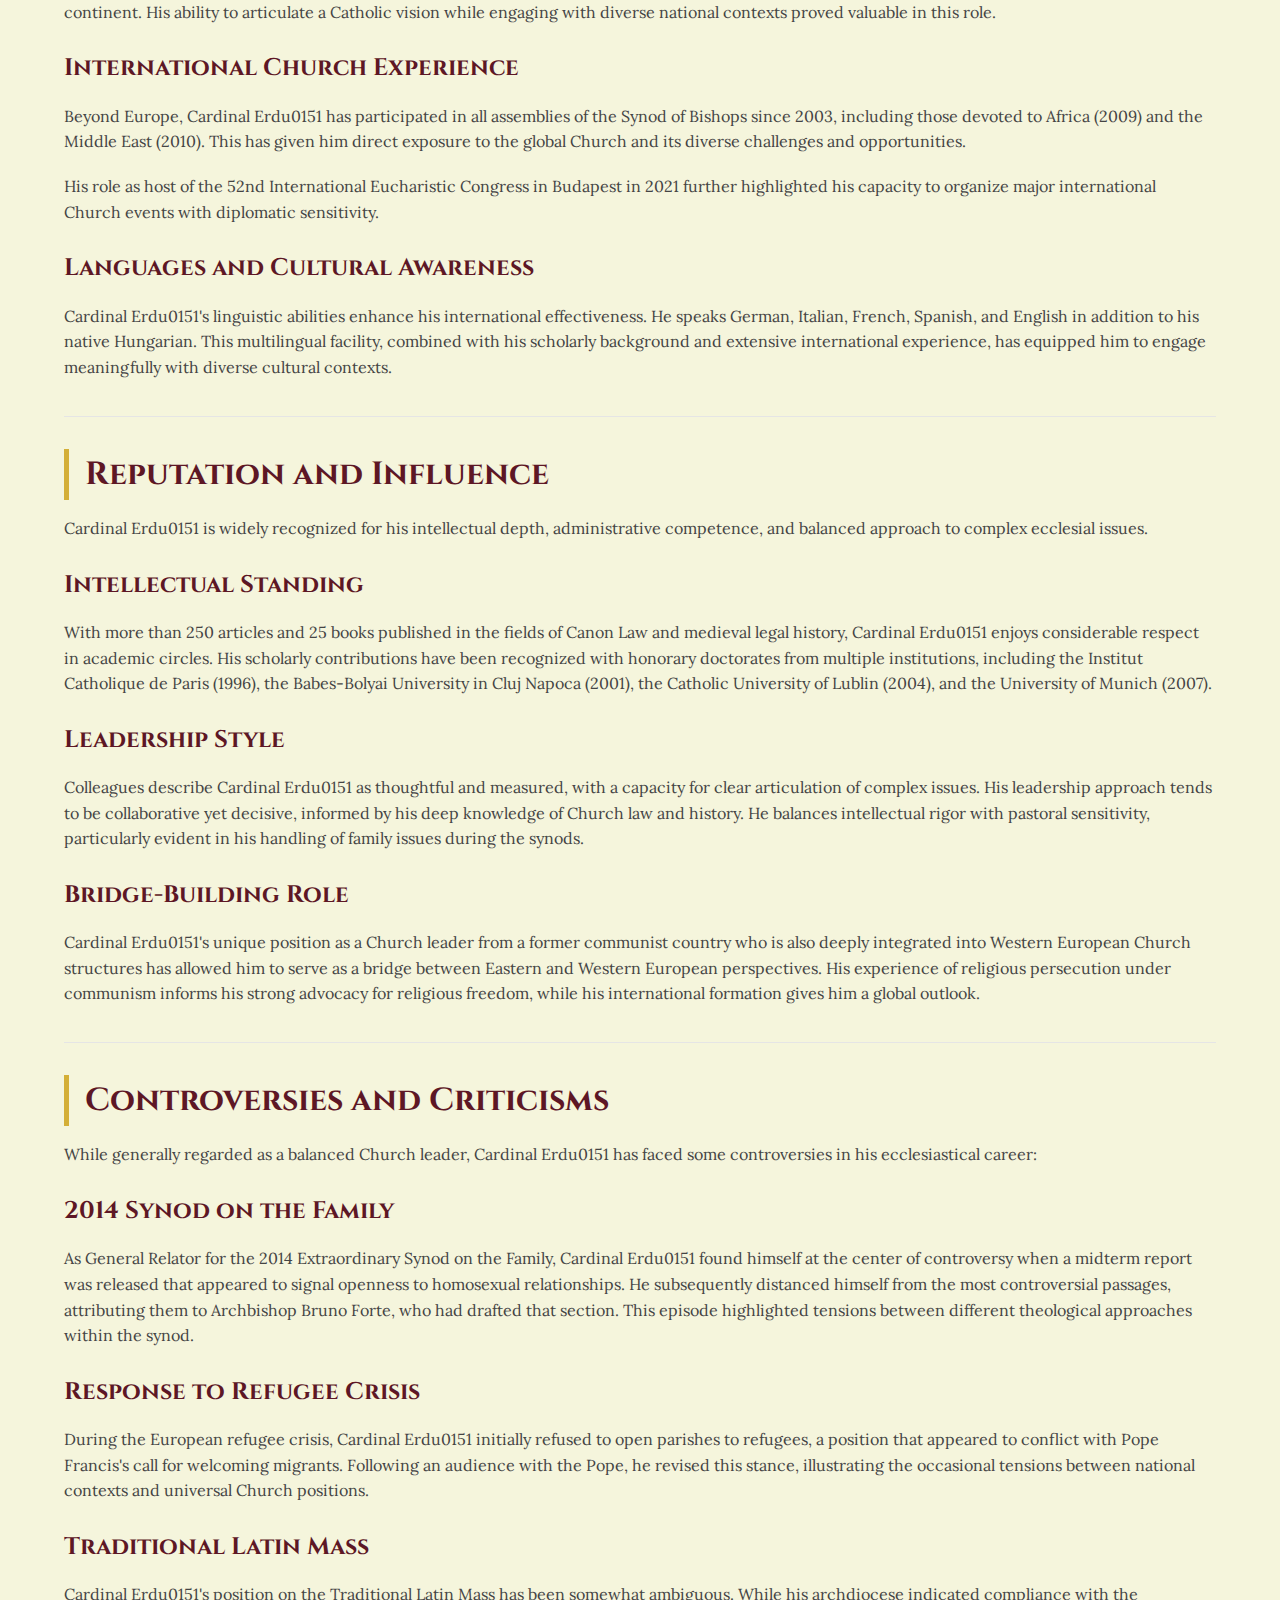
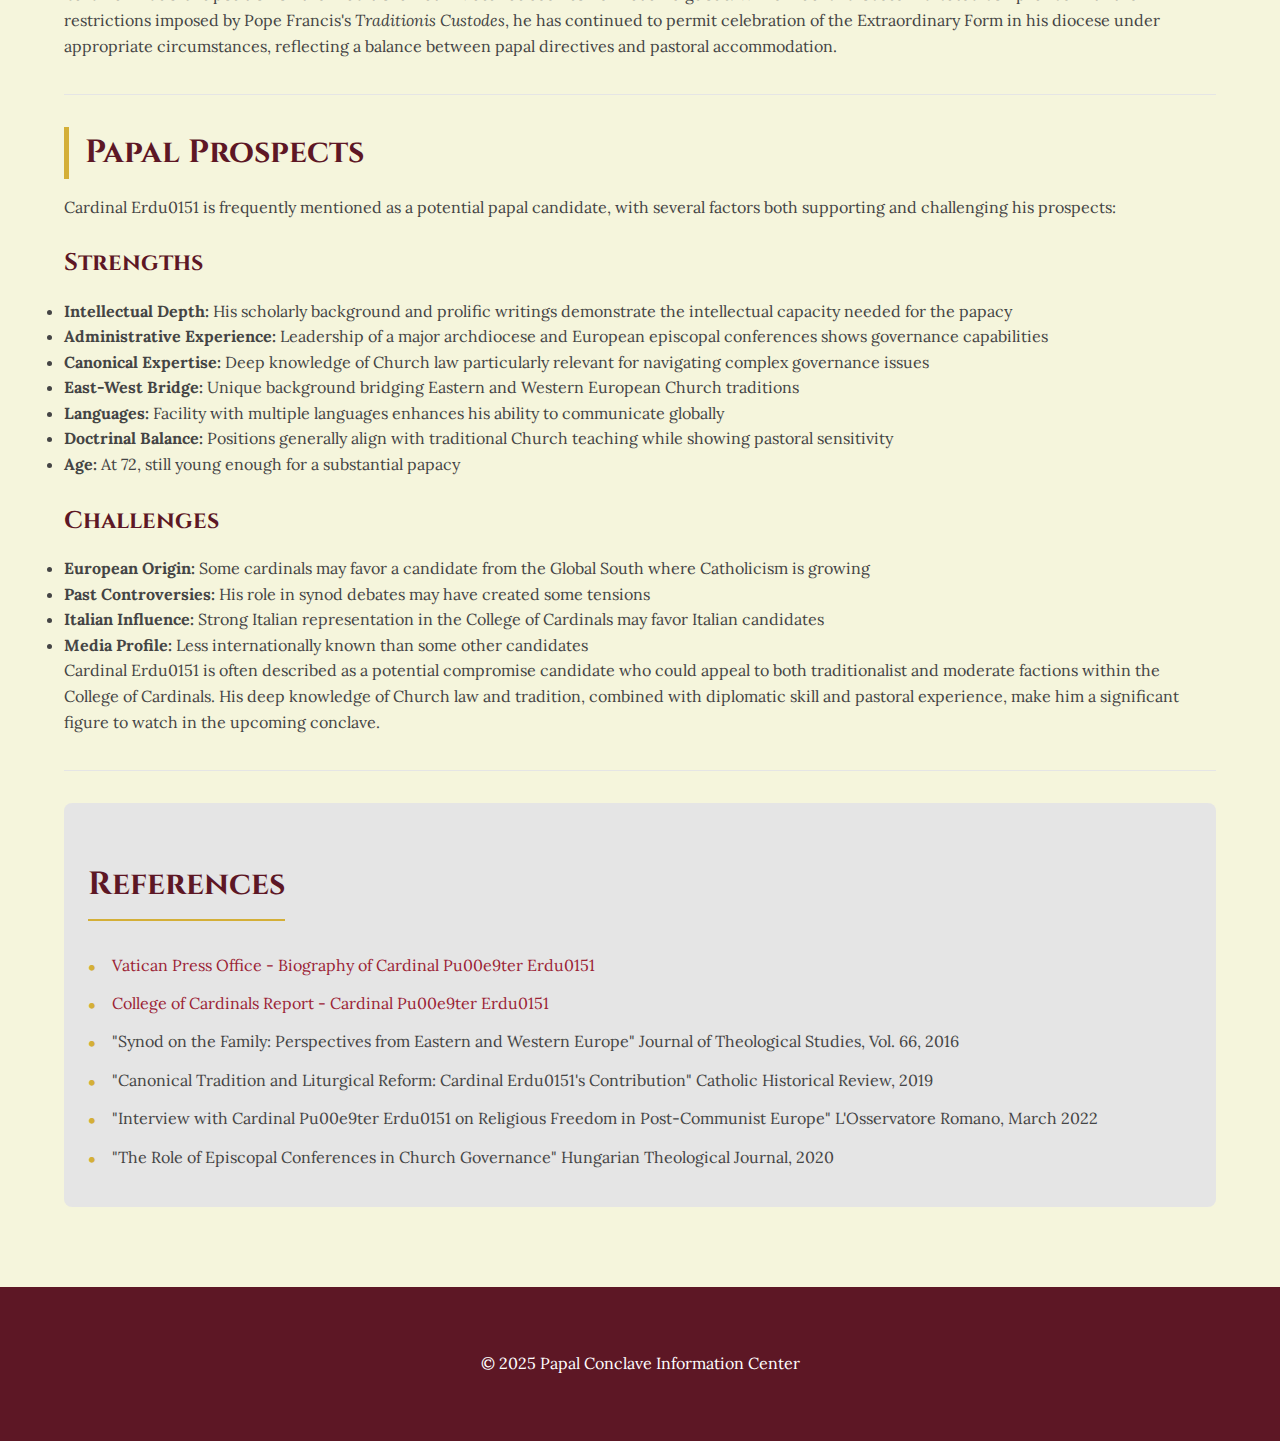
<file: candidate-erdo.html>
<!DOCTYPE html>
<html lang="en">
<head>
  <meta charset="UTF-8">
  <meta name="viewport" content="width=device-width, initial-scale=1.0">
  <meta name="description" content="Detailed profile of Cardinal Pu00e9ter Erdu0151, Metropolitan Archbishop of Esztergom-Budapest and papal candidate">
  <title>Cardinal Pu00e9ter Erdu0151 | Papal Candidate Profile</title>
  <link rel="preconnect" href="https://fonts.googleapis.com">
  <link rel="preconnect" href="https://fonts.gstatic.com" crossorigin>
  <link href="https://fonts.googleapis.com/css2?family=Cinzel:wght@400;700&family=Lora:ital,wght@0,400;0,700;1,400&display=swap" rel="stylesheet">
  <link rel="stylesheet" href="assets/css/style.css">
</head>
<body>
  <header>
    <div class="container">
      <h1>Papal Conclave 2025</h1>
      <p>Profiles of Cardinal Candidates to Succeed Pope Francis</p>
    </div>
  </header>

  <main class="container">
    <a href="index.html" class="back-button">&larr; Back to Candidates</a>
    
    <div class="candidate-header">
      <div class="candidate-image">
        <img src="assets/images/Card-fad1.webp" alt="Cardinal Pu00e9ter Erdu0151" width="600" height="800">
      </div>
      
      <div class="candidate-info">
        <h1>Cardinal Pu00e9ter Erdu0151</h1>
        <p class="candidate-meta">72 years old | Hungarian | Metropolitan Archbishop of Esztergom-Budapest</p>
        <p><strong>Motto:</strong> <em>"Initio non erat nisi gratia"</em> (In the beginning there was nothing but grace)</p>
        <p><strong>Created Cardinal:</strong> October 21, 2003 by Pope John Paul II</p>
        <p><strong>Languages:</strong> Hungarian (native), German, Italian, French, Spanish, English</p>
      </div>
    </div>
    
    <section class="section">
      <h2>Biography</h2>
      <p>Pu00e9ter Erdu0151 was born on June 25, 1952, in Budapest, Hungary, during the height of communist rule in Eastern Europe. The eldest of six children in a devout Catholic family, his early life was marked by the challenges of practicing faith under an atheistic regime. When he was just four years old, his family was forced to flee their home due to their religious beliefs, an experience that would deeply shape his understanding of religious freedom and persecution.</p>
      
      <h3>Early Life Under Communism</h3>
      <p>Growing up in communist Hungary, Erdu0151's parents faced discrimination because of their Catholic faith, yet they instilled in their children a deep religious commitment. As Erdu0151 would later recall, faith was "woven into the fabric of our life." Despite the restrictions and challenges, he received his education at a Piarist boys' school in Budapest, where his intellectual gifts and religious vocation began to emerge.</p>
      
      <h3>Education</h3>
      <p>Cardinal Erdu0151's academic journey reflects his exceptional intellectual capacity:</p>
      <ul>
        <li>He obtained a Doctorate in Theology from Pu00e9ter Pu00e1zmu00e1ny Catholic University in 1976, just one year after his ordination to the priesthood</li>
        <li>From 1977 to 1980, he studied at the Pontifical Lateran University's Institutum Utriusque Iuris in Rome, earning a Doctorate in Canon Law</li>
        <li>In 1995-1996, he served as a Research Fellow at the University of California, Berkeley</li>
      </ul>
      
      <h3>Ordination Timeline</h3>
      <ul>
        <li><strong>Priesthood:</strong> June 18, 1975, ordained for the Diocese of Esztergom</li>
        <li><strong>Episcopal Appointment:</strong> November 5, 1999, appointed Titular Bishop of Puppi and Auxiliary of Szu00e9kesfehu00e9rvu00e1r by Pope John Paul II</li>
        <li><strong>Episcopal Consecration:</strong> January 6, 2000, by Pope John Paul II in St. Peter's Basilica</li>
        <li><strong>Metropolitan Appointment:</strong> December 7, 2002, appointed Archbishop of Esztergom-Budapest and Primate of Hungary</li>
        <li><strong>Created Cardinal:</strong> October 21, 2003, by Pope John Paul II</li>
      </ul>
    </section>
    
    <section class="section">
      <h2>Vatican Roles</h2>
      <h3>Current Positions</h3>
      <ul>
        <li>Metropolitan Archbishop of Esztergom-Budapest and Primate of Hungary (2002-present)</li>
        <li>Member of the Council for the Economy</li>
        <li>Member of the Dicastery for the Oriental Churches</li>
        <li>Member of the Dicastery for Divine Worship and the Discipline of Sacraments</li>
        <li>Member of the Dicastery for Legislative Texts</li>
        <li>Member of the Supreme Tribunal of the Apostolic Signatura</li>
      </ul>
      
      <h3>Past Positions</h3>
      <ul>
        <li>President of the Hungarian Bishops' Conference (2005-2015)</li>
        <li>President of the Council of the Bishops' Conferences of Europe (CCEE) (2006-2016)</li>
        <li>General Relator for the Extraordinary Synod on the Family (2014)</li>
        <li>General Relator for the Ordinary Synod on the Family (2015)</li>
      </ul>
      
      <p>Cardinal Erdu0151's appointment as General Relator for two consecutive Synods of Bishops on the family was particularly significant, as this pivotal position is sometimes given to prelates whom the pope sees as potential successors. His role involved synthesizing the discussions and presenting the final reports, placing him at the center of important ecclesial debates about marriage, family, and pastoral approaches to complex situations.</p>
    </section>
    
    <section class="section">
      <h2>Theological Profile</h2>
      <p>Cardinal Erdu0151's theological outlook combines intellectual rigor with pastoral sensitivity, firmly rooted in Catholic tradition while responsive to contemporary challenges.</p>
      
      <h3>Key Theological Emphases</h3>
      <ul>
        <li><strong>Church Doctrine:</strong> Strong defender of the Church's hierarchical structure, though understanding it with a servant character</li>
        <li><strong>Natural Law:</strong> Firmly upholds the existence and relevance of natural law in moral theology</li>
        <li><strong>Eucharistic Theology:</strong> Places the Eucharist at the center of ecclesial life, hosting the International Eucharistic Congress in Budapest in 2021</li>
        <li><strong>Liturgical Practice:</strong> Appreciates the post-Vatican II liturgy, especially its greater emphasis on Scripture, while permitting the Extraordinary Form in appropriate contexts</li>
        <li><strong>Marriage and Family:</strong> Firmly upholds the indissolubility of marriage while advocating pastoral accompaniment for those in irregular situations</li>
        <li><strong>Priesthood:</strong> Strong defender of priestly celibacy in the Latin Rite</li>
        <li><strong>Evangelization:</strong> Emphasizes the New Evangelization, particularly focusing on ministry to youth</li>
      </ul>
      
      <h3>Theological Influences</h3>
      <p>Cardinal Erdu0151 has expressed particular admiration for Pope Paul VI, whom he praises for:</p>
      <ul>
        <li>Bringing the Church closer to the world and people</li>
        <li>Representing the cause of the poor</li>
        <li>Working for the "freedom of the Church"</li>
        <li>His leadership in concluding the Second Vatican Council</li>
        <li>His efforts in renewing the Church and fostering dialogue with the modern world</li>
      </ul>
      
      <p>His theological approach also reflects his background as a canon lawyer, bringing precision and clarity to doctrinal discussions while maintaining respect for the Church's magisterial authority.</p>
    </section>
    
    <section class="section">
      <h2>Global Experience</h2>
      <p>Cardinal Erdu0151's international experience is extensive, particularly in European Church affairs, giving him a broad perspective that bridges East and West.</p>
      
      <h3>European Leadership</h3>
      <p>As President of the Council of the Bishops' Conferences of Europe (CCEE) for a decade (2006-2016), Cardinal Erdu0151 played a key role in coordinating the Church's response to European issues. He was one of the initiators and co-presidents of the Catholic-Orthodox European Forum, working to strengthen ecumenical ties between the two major Christian traditions in Europe.</p>
      
      <p>His leadership came during a critical period for Europe, encompassing the financial crisis, migration challenges, and the growing secularization of the continent. His ability to articulate a Catholic vision while engaging with diverse national contexts proved valuable in this role.</p>
      
      <h3>International Church Experience</h3>
      <p>Beyond Europe, Cardinal Erdu0151 has participated in all assemblies of the Synod of Bishops since 2003, including those devoted to Africa (2009) and the Middle East (2010). This has given him direct exposure to the global Church and its diverse challenges and opportunities.</p>
      
      <p>His role as host of the 52nd International Eucharistic Congress in Budapest in 2021 further highlighted his capacity to organize major international Church events with diplomatic sensitivity.</p>
      
      <h3>Languages and Cultural Awareness</h3>
      <p>Cardinal Erdu0151's linguistic abilities enhance his international effectiveness. He speaks German, Italian, French, Spanish, and English in addition to his native Hungarian. This multilingual facility, combined with his scholarly background and extensive international experience, has equipped him to engage meaningfully with diverse cultural contexts.</p>
    </section>
    
    <section class="section">
      <h2>Reputation and Influence</h2>
      <p>Cardinal Erdu0151 is widely recognized for his intellectual depth, administrative competence, and balanced approach to complex ecclesial issues.</p>
      
      <h3>Intellectual Standing</h3>
      <p>With more than 250 articles and 25 books published in the fields of Canon Law and medieval legal history, Cardinal Erdu0151 enjoys considerable respect in academic circles. His scholarly contributions have been recognized with honorary doctorates from multiple institutions, including the Institut Catholique de Paris (1996), the Babes-Bolyai University in Cluj Napoca (2001), the Catholic University of Lublin (2004), and the University of Munich (2007).</p>
      
      <h3>Leadership Style</h3>
      <p>Colleagues describe Cardinal Erdu0151 as thoughtful and measured, with a capacity for clear articulation of complex issues. His leadership approach tends to be collaborative yet decisive, informed by his deep knowledge of Church law and history. He balances intellectual rigor with pastoral sensitivity, particularly evident in his handling of family issues during the synods.</p>
      
      <h3>Bridge-Building Role</h3>
      <p>Cardinal Erdu0151's unique position as a Church leader from a former communist country who is also deeply integrated into Western European Church structures has allowed him to serve as a bridge between Eastern and Western European perspectives. His experience of religious persecution under communism informs his strong advocacy for religious freedom, while his international formation gives him a global outlook.</p>
    </section>
    
    <section class="section">
      <h2>Controversies and Criticisms</h2>
      <p>While generally regarded as a balanced Church leader, Cardinal Erdu0151 has faced some controversies in his ecclesiastical career:</p>
      
      <h3>2014 Synod on the Family</h3>
      <p>As General Relator for the 2014 Extraordinary Synod on the Family, Cardinal Erdu0151 found himself at the center of controversy when a midterm report was released that appeared to signal openness to homosexual relationships. He subsequently distanced himself from the most controversial passages, attributing them to Archbishop Bruno Forte, who had drafted that section. This episode highlighted tensions between different theological approaches within the synod.</p>
      
      <h3>Response to Refugee Crisis</h3>
      <p>During the European refugee crisis, Cardinal Erdu0151 initially refused to open parishes to refugees, a position that appeared to conflict with Pope Francis's call for welcoming migrants. Following an audience with the Pope, he revised this stance, illustrating the occasional tensions between national contexts and universal Church positions.</p>
      
      <h3>Traditional Latin Mass</h3>
      <p>Cardinal Erdu0151's position on the Traditional Latin Mass has been somewhat ambiguous. While his archdiocese indicated compliance with the restrictions imposed by Pope Francis's <em>Traditionis Custodes</em>, he has continued to permit celebration of the Extraordinary Form in his diocese under appropriate circumstances, reflecting a balance between papal directives and pastoral accommodation.</p>
    </section>
    
    <section class="section">
      <h2>Papal Prospects</h2>
      <p>Cardinal Erdu0151 is frequently mentioned as a potential papal candidate, with several factors both supporting and challenging his prospects:</p>
      
      <h3>Strengths</h3>
      <ul>
        <li><strong>Intellectual Depth:</strong> His scholarly background and prolific writings demonstrate the intellectual capacity needed for the papacy</li>
        <li><strong>Administrative Experience:</strong> Leadership of a major archdiocese and European episcopal conferences shows governance capabilities</li>
        <li><strong>Canonical Expertise:</strong> Deep knowledge of Church law particularly relevant for navigating complex governance issues</li>
        <li><strong>East-West Bridge:</strong> Unique background bridging Eastern and Western European Church traditions</li>
        <li><strong>Languages:</strong> Facility with multiple languages enhances his ability to communicate globally</li>
        <li><strong>Doctrinal Balance:</strong> Positions generally align with traditional Church teaching while showing pastoral sensitivity</li>
        <li><strong>Age:</strong> At 72, still young enough for a substantial papacy</li>
      </ul>
      
      <h3>Challenges</h3>
      <ul>
        <li><strong>European Origin:</strong> Some cardinals may favor a candidate from the Global South where Catholicism is growing</li>
        <li><strong>Past Controversies:</strong> His role in synod debates may have created some tensions</li>
        <li><strong>Italian Influence:</strong> Strong Italian representation in the College of Cardinals may favor Italian candidates</li>
        <li><strong>Media Profile:</strong> Less internationally known than some other candidates</li>
      </ul>
      
      <p>Cardinal Erdu0151 is often described as a potential compromise candidate who could appeal to both traditionalist and moderate factions within the College of Cardinals. His deep knowledge of Church law and tradition, combined with diplomatic skill and pastoral experience, make him a significant figure to watch in the upcoming conclave.</p>
    </section>
    
    <section class="references">
      <h2>References</h2>
      <ul>
        <li><a href="https://press.vatican.va/content/salastampa/en/documentation/cardinali_biografie/cardinali_bio_erdo_p.html" target="_blank">Vatican Press Office - Biography of Cardinal Pu00e9ter Erdu0151</a></li>
        <li><a href="https://collegeofcardinalsreport.com/cardinals/peter-erdo/" target="_blank">College of Cardinals Report - Cardinal Pu00e9ter Erdu0151</a></li>
        <li>"Synod on the Family: Perspectives from Eastern and Western Europe" Journal of Theological Studies, Vol. 66, 2016</li>
        <li>"Canonical Tradition and Liturgical Reform: Cardinal Erdu0151's Contribution" Catholic Historical Review, 2019</li>
        <li>"Interview with Cardinal Pu00e9ter Erdu0151 on Religious Freedom in Post-Communist Europe" L'Osservatore Romano, March 2022</li>
        <li>"The Role of Episcopal Conferences in Church Governance" Hungarian Theological Journal, 2020</li>
      </ul>
    </section>
  </main>

  <footer>
    <div class="container">
      <p>&copy; 2025 Papal Conclave Information Center</p>
    </div>
  </footer>

  <script src="assets/js/scripts.js"></script>
</body>
</html>
</file>
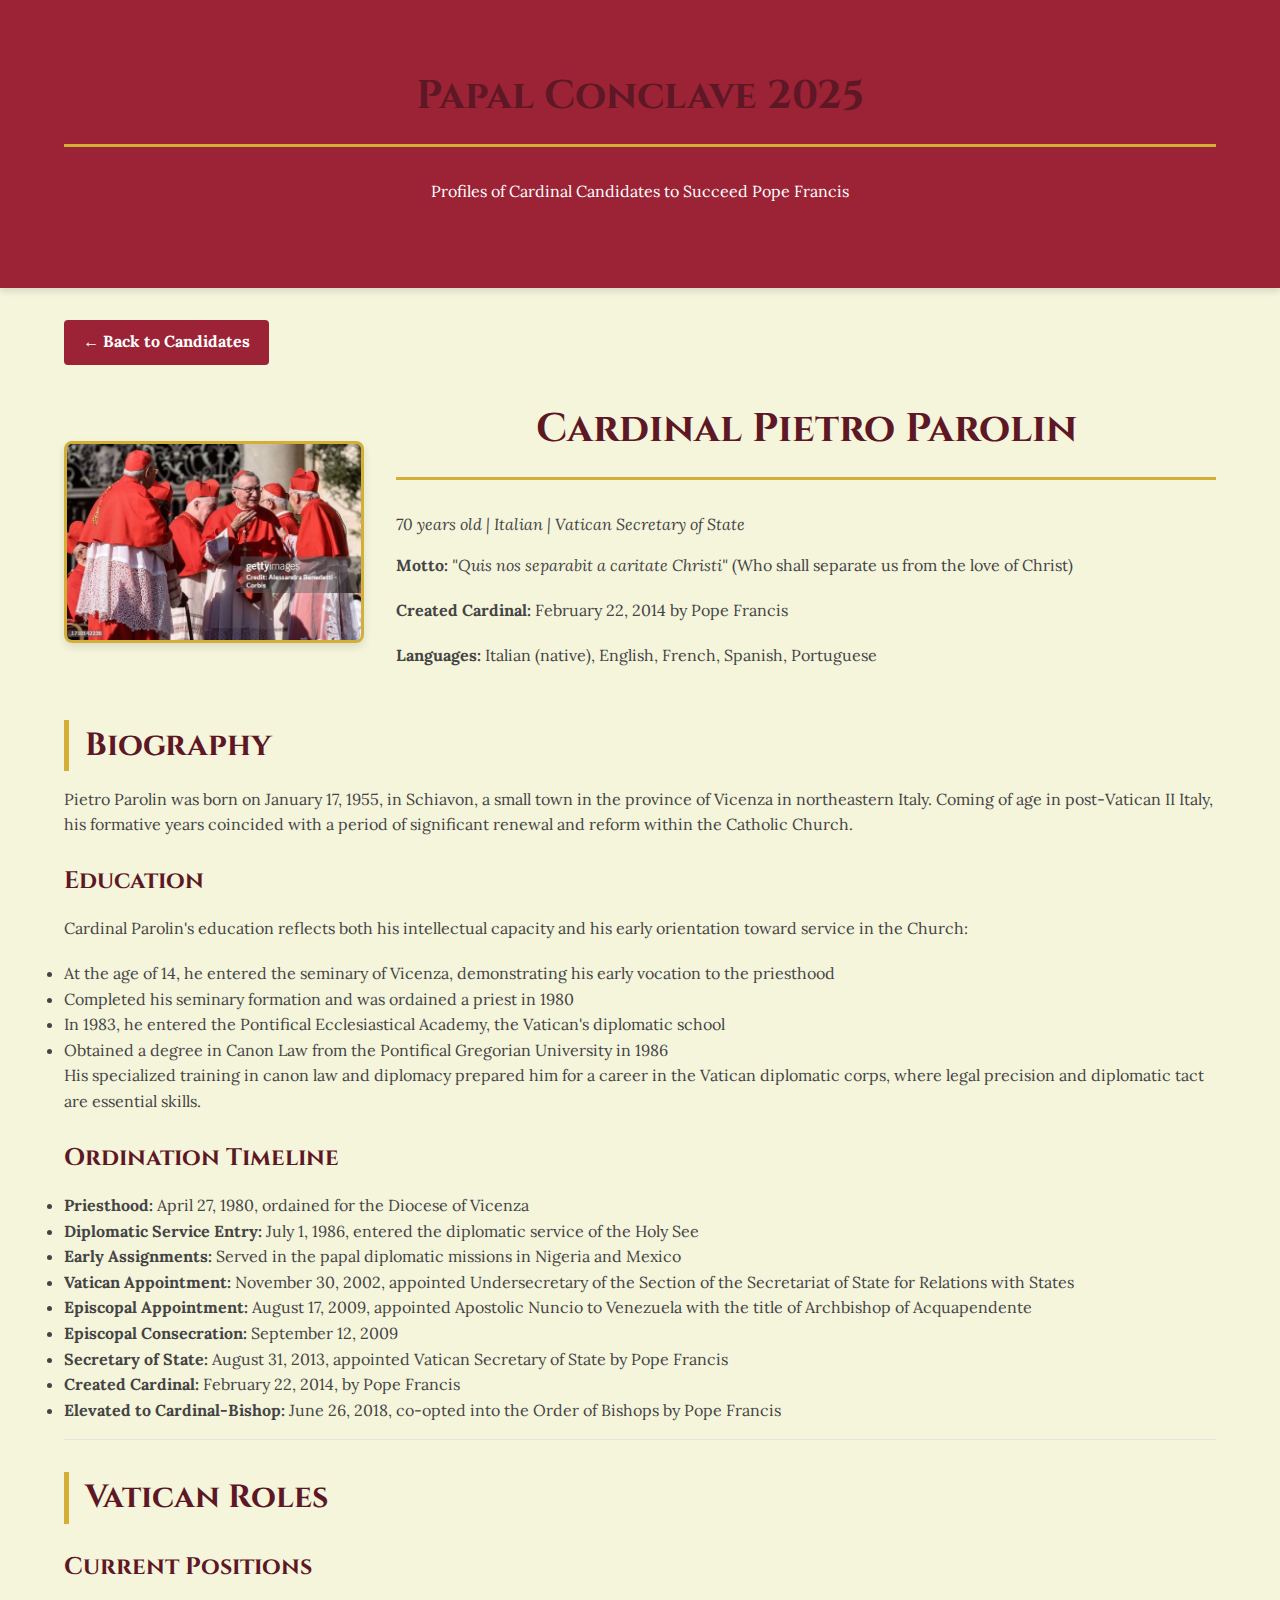
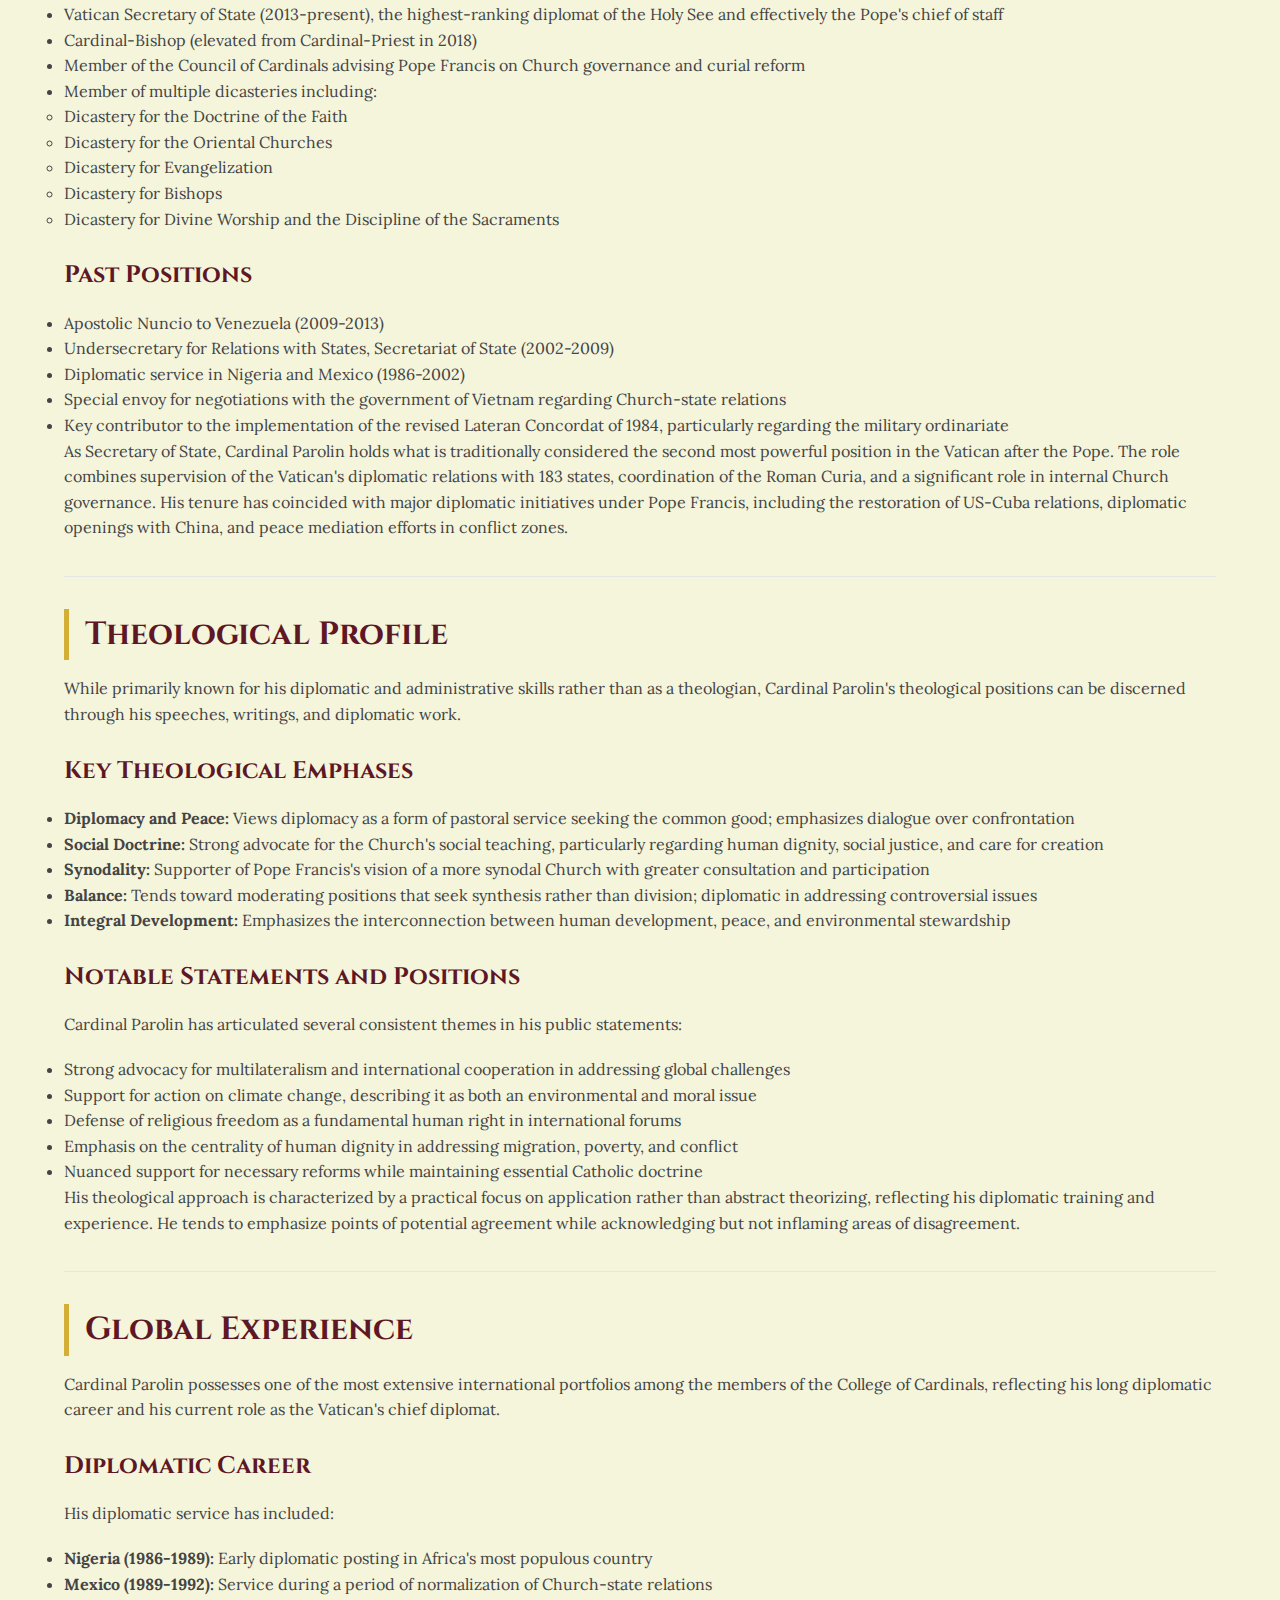
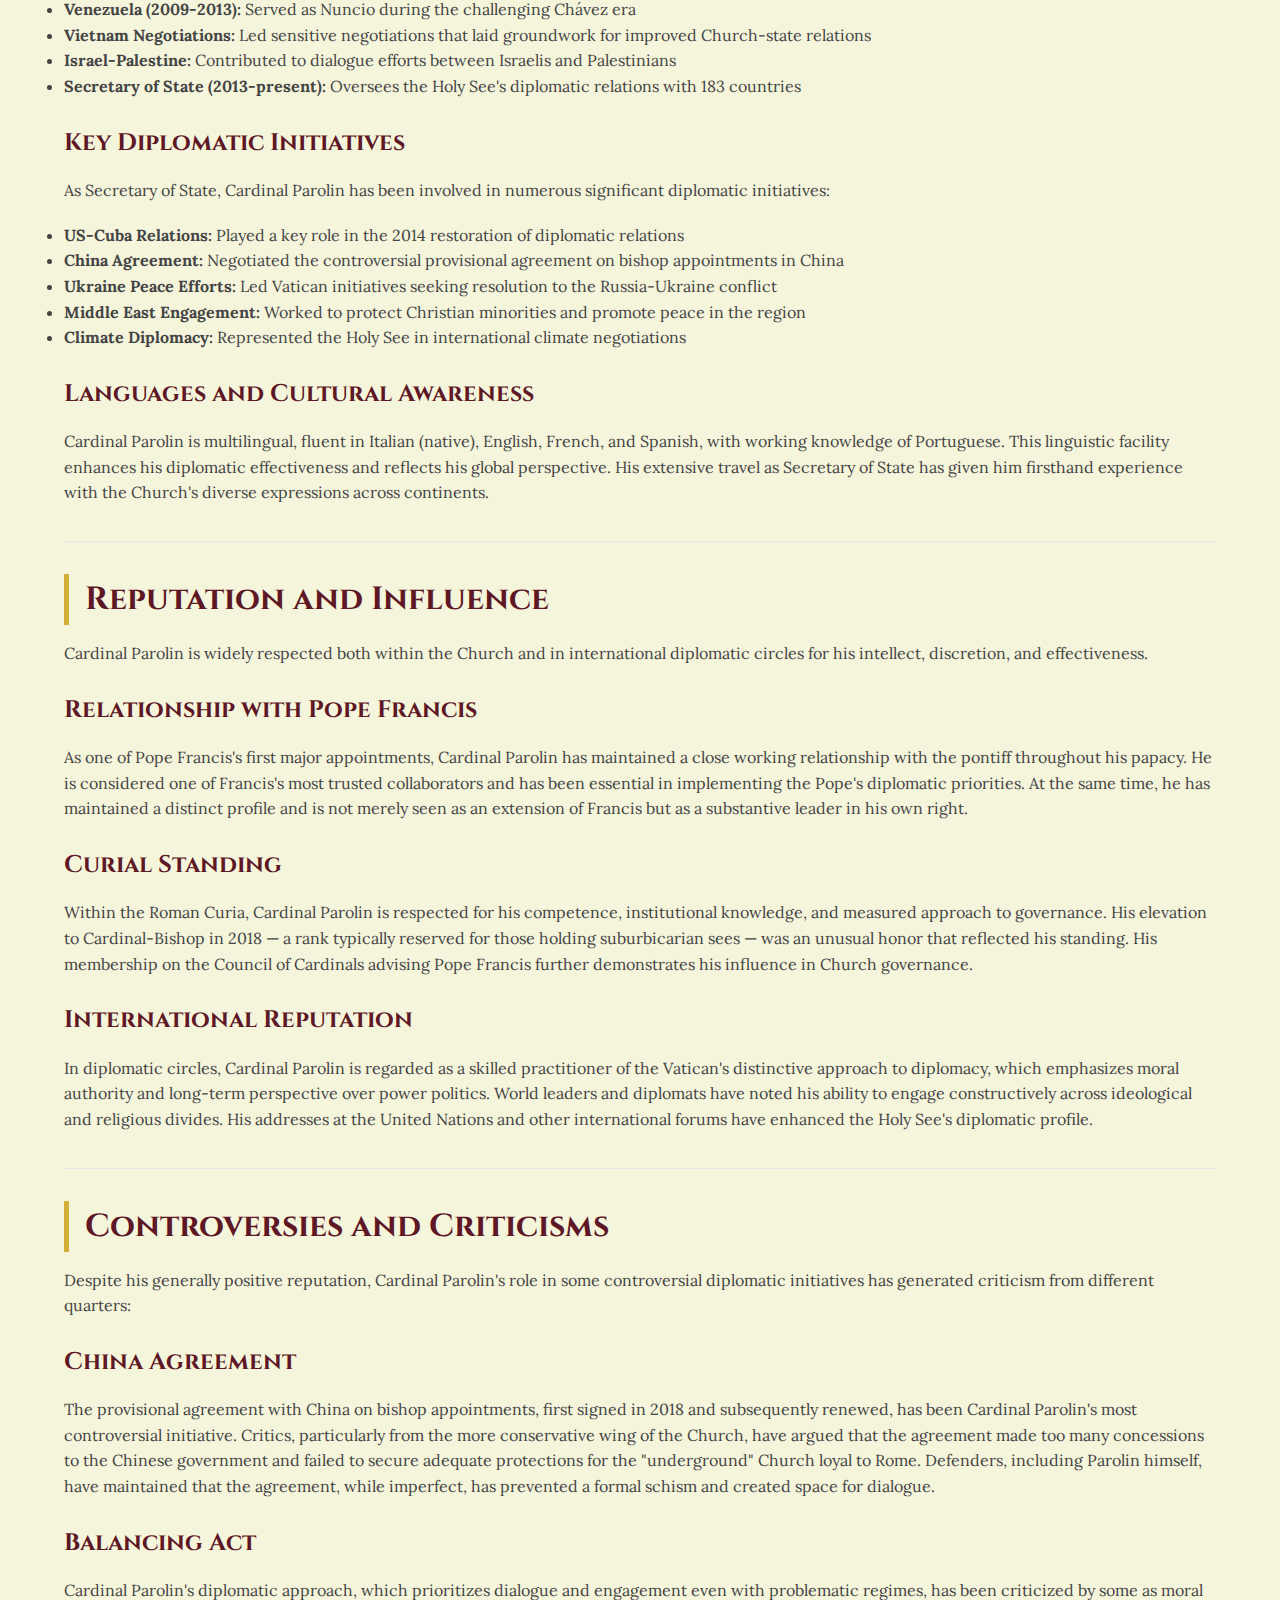
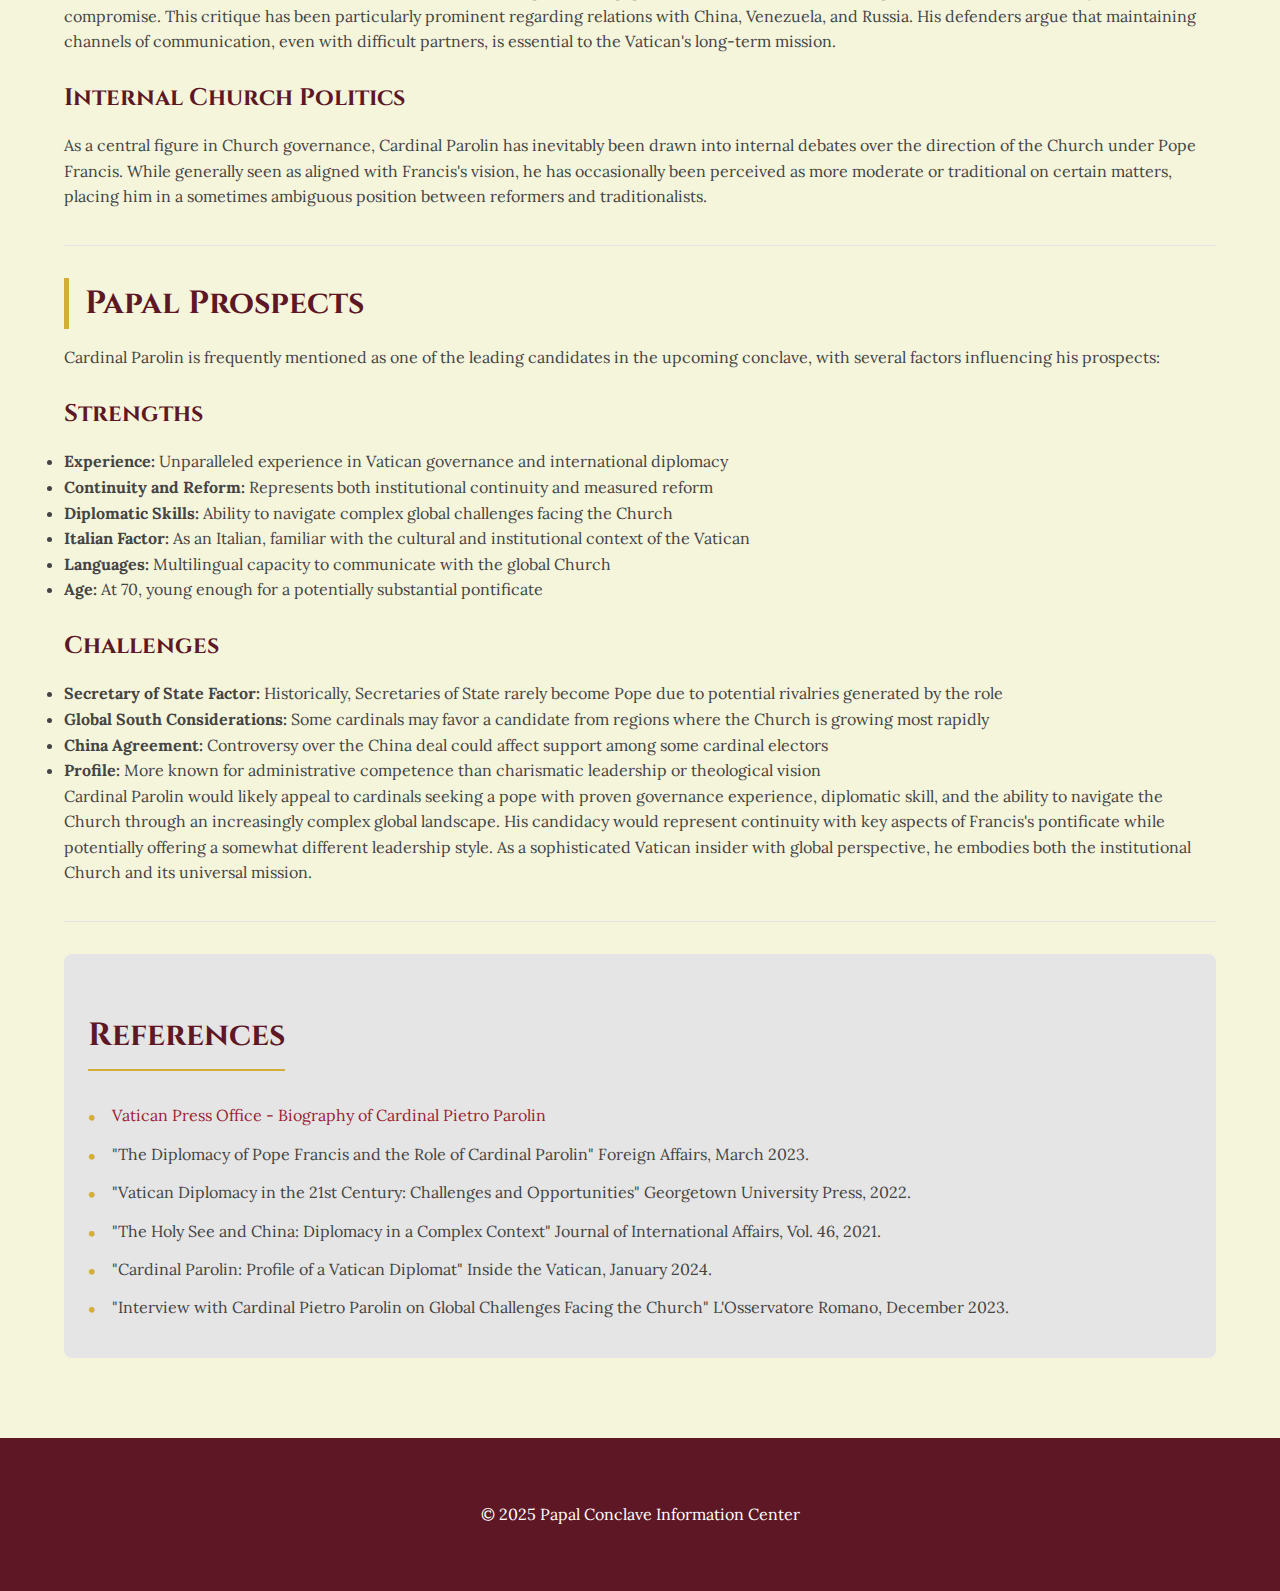
<file: candidate-parolin.html>
<!DOCTYPE html>
<html lang="en">
<head>
  <meta charset="UTF-8">
  <meta name="viewport" content="width=device-width, initial-scale=1.0">
  <meta name="description" content="Detailed profile of Cardinal Pietro Parolin, Vatican Secretary of State and papal candidate">
  <title>Cardinal Pietro Parolin | Papal Candidate Profile</title>
  <link rel="preconnect" href="https://fonts.googleapis.com">
  <link rel="preconnect" href="https://fonts.gstatic.com" crossorigin>
  <link href="https://fonts.googleapis.com/css2?family=Cinzel:wght@400;700&family=Lora:ital,wght@0,400;0,700;1,400&display=swap" rel="stylesheet">
  <link rel="stylesheet" href="assets/css/style.css">
</head>
<body>
  <header>
    <div class="container">
      <h1>Papal Conclave 2025</h1>
      <p>Profiles of Cardinal Candidates to Succeed Pope Francis</p>
    </div>
  </header>

  <main class="container">
    <a href="index.html" class="back-button">&larr; Back to Candidates</a>
    
    <div class="candidate-header">
      <div class="candidate-image">
        <img src="assets/images/gettyimages-1710142238-612x612-189c.jpg" alt="Cardinal Pietro Parolin" width="612" height="612">
      </div>
      
      <div class="candidate-info">
        <h1>Cardinal Pietro Parolin</h1>
        <p class="candidate-meta">70 years old | Italian | Vatican Secretary of State</p>
        <p><strong>Motto:</strong> <em>"Quis nos separabit a caritate Christi"</em> (Who shall separate us from the love of Christ)</p>
        <p><strong>Created Cardinal:</strong> February 22, 2014 by Pope Francis</p>
        <p><strong>Languages:</strong> Italian (native), English, French, Spanish, Portuguese</p>
      </div>
    </div>
    
    <section class="section">
      <h2>Biography</h2>
      <p>Pietro Parolin was born on January 17, 1955, in Schiavon, a small town in the province of Vicenza in northeastern Italy. Coming of age in post-Vatican II Italy, his formative years coincided with a period of significant renewal and reform within the Catholic Church.</p>
      
      <h3>Education</h3>
      <p>Cardinal Parolin's education reflects both his intellectual capacity and his early orientation toward service in the Church:</p>
      <ul>
        <li>At the age of 14, he entered the seminary of Vicenza, demonstrating his early vocation to the priesthood</li>
        <li>Completed his seminary formation and was ordained a priest in 1980</li>
        <li>In 1983, he entered the Pontifical Ecclesiastical Academy, the Vatican's diplomatic school</li>
        <li>Obtained a degree in Canon Law from the Pontifical Gregorian University in 1986</li>
      </ul>
      
      <p>His specialized training in canon law and diplomacy prepared him for a career in the Vatican diplomatic corps, where legal precision and diplomatic tact are essential skills.</p>
      
      <h3>Ordination Timeline</h3>
      <ul>
        <li><strong>Priesthood:</strong> April 27, 1980, ordained for the Diocese of Vicenza</li>
        <li><strong>Diplomatic Service Entry:</strong> July 1, 1986, entered the diplomatic service of the Holy See</li>
        <li><strong>Early Assignments:</strong> Served in the papal diplomatic missions in Nigeria and Mexico</li>
        <li><strong>Vatican Appointment:</strong> November 30, 2002, appointed Undersecretary of the Section of the Secretariat of State for Relations with States</li>
        <li><strong>Episcopal Appointment:</strong> August 17, 2009, appointed Apostolic Nuncio to Venezuela with the title of Archbishop of Acquapendente</li>
        <li><strong>Episcopal Consecration:</strong> September 12, 2009</li>
        <li><strong>Secretary of State:</strong> August 31, 2013, appointed Vatican Secretary of State by Pope Francis</li>
        <li><strong>Created Cardinal:</strong> February 22, 2014, by Pope Francis</li>
        <li><strong>Elevated to Cardinal-Bishop:</strong> June 26, 2018, co-opted into the Order of Bishops by Pope Francis</li>
      </ul>
    </section>
    
    <section class="section">
      <h2>Vatican Roles</h2>
      <h3>Current Positions</h3>
      <ul>
        <li>Vatican Secretary of State (2013-present), the highest-ranking diplomat of the Holy See and effectively the Pope's chief of staff</li>
        <li>Cardinal-Bishop (elevated from Cardinal-Priest in 2018)</li>
        <li>Member of the Council of Cardinals advising Pope Francis on Church governance and curial reform</li>
        <li>Member of multiple dicasteries including:
          <ul>
            <li>Dicastery for the Doctrine of the Faith</li>
            <li>Dicastery for the Oriental Churches</li>
            <li>Dicastery for Evangelization</li>
            <li>Dicastery for Bishops</li>
            <li>Dicastery for Divine Worship and the Discipline of the Sacraments</li>
          </ul>
        </li>
      </ul>
      
      <h3>Past Positions</h3>
      <ul>
        <li>Apostolic Nuncio to Venezuela (2009-2013)</li>
        <li>Undersecretary for Relations with States, Secretariat of State (2002-2009)</li>
        <li>Diplomatic service in Nigeria and Mexico (1986-2002)</li>
        <li>Special envoy for negotiations with the government of Vietnam regarding Church-state relations</li>
        <li>Key contributor to the implementation of the revised Lateran Concordat of 1984, particularly regarding the military ordinariate</li>
      </ul>
      
      <p>As Secretary of State, Cardinal Parolin holds what is traditionally considered the second most powerful position in the Vatican after the Pope. The role combines supervision of the Vatican's diplomatic relations with 183 states, coordination of the Roman Curia, and a significant role in internal Church governance. His tenure has coincided with major diplomatic initiatives under Pope Francis, including the restoration of US-Cuba relations, diplomatic openings with China, and peace mediation efforts in conflict zones.</p>
    </section>
    
    <section class="section">
      <h2>Theological Profile</h2>
      <p>While primarily known for his diplomatic and administrative skills rather than as a theologian, Cardinal Parolin's theological positions can be discerned through his speeches, writings, and diplomatic work.</p>
      
      <h3>Key Theological Emphases</h3>
      <ul>
        <li><strong>Diplomacy and Peace:</strong> Views diplomacy as a form of pastoral service seeking the common good; emphasizes dialogue over confrontation</li>
        <li><strong>Social Doctrine:</strong> Strong advocate for the Church's social teaching, particularly regarding human dignity, social justice, and care for creation</li>
        <li><strong>Synodality:</strong> Supporter of Pope Francis's vision of a more synodal Church with greater consultation and participation</li>
        <li><strong>Balance:</strong> Tends toward moderating positions that seek synthesis rather than division; diplomatic in addressing controversial issues</li>
        <li><strong>Integral Development:</strong> Emphasizes the interconnection between human development, peace, and environmental stewardship</li>
      </ul>
      
      <h3>Notable Statements and Positions</h3>
      <p>Cardinal Parolin has articulated several consistent themes in his public statements:</p>
      <ul>
        <li>Strong advocacy for multilateralism and international cooperation in addressing global challenges</li>
        <li>Support for action on climate change, describing it as both an environmental and moral issue</li>
        <li>Defense of religious freedom as a fundamental human right in international forums</li>
        <li>Emphasis on the centrality of human dignity in addressing migration, poverty, and conflict</li>
        <li>Nuanced support for necessary reforms while maintaining essential Catholic doctrine</li>
      </ul>
      
      <p>His theological approach is characterized by a practical focus on application rather than abstract theorizing, reflecting his diplomatic training and experience. He tends to emphasize points of potential agreement while acknowledging but not inflaming areas of disagreement.</p>
    </section>
    
    <section class="section">
      <h2>Global Experience</h2>
      <p>Cardinal Parolin possesses one of the most extensive international portfolios among the members of the College of Cardinals, reflecting his long diplomatic career and his current role as the Vatican's chief diplomat.</p>
      
      <h3>Diplomatic Career</h3>
      <p>His diplomatic service has included:</p>
      <ul>
        <li><strong>Nigeria (1986-1989):</strong> Early diplomatic posting in Africa's most populous country</li>
        <li><strong>Mexico (1989-1992):</strong> Service during a period of normalization of Church-state relations</li>
        <li><strong>Venezuela (2009-2013):</strong> Served as Nuncio during the challenging Chávez era</li>
        <li><strong>Vietnam Negotiations:</strong> Led sensitive negotiations that laid groundwork for improved Church-state relations</li>
        <li><strong>Israel-Palestine:</strong> Contributed to dialogue efforts between Israelis and Palestinians</li>
        <li><strong>Secretary of State (2013-present):</strong> Oversees the Holy See's diplomatic relations with 183 countries</li>
      </ul>
      
      <h3>Key Diplomatic Initiatives</h3>
      <p>As Secretary of State, Cardinal Parolin has been involved in numerous significant diplomatic initiatives:</p>
      <ul>
        <li><strong>US-Cuba Relations:</strong> Played a key role in the 2014 restoration of diplomatic relations</li>
        <li><strong>China Agreement:</strong> Negotiated the controversial provisional agreement on bishop appointments in China</li>
        <li><strong>Ukraine Peace Efforts:</strong> Led Vatican initiatives seeking resolution to the Russia-Ukraine conflict</li>
        <li><strong>Middle East Engagement:</strong> Worked to protect Christian minorities and promote peace in the region</li>
        <li><strong>Climate Diplomacy:</strong> Represented the Holy See in international climate negotiations</li>
      </ul>
      
      <h3>Languages and Cultural Awareness</h3>
      <p>Cardinal Parolin is multilingual, fluent in Italian (native), English, French, and Spanish, with working knowledge of Portuguese. This linguistic facility enhances his diplomatic effectiveness and reflects his global perspective. His extensive travel as Secretary of State has given him firsthand experience with the Church's diverse expressions across continents.</p>
    </section>
    
    <section class="section">
      <h2>Reputation and Influence</h2>
      <p>Cardinal Parolin is widely respected both within the Church and in international diplomatic circles for his intellect, discretion, and effectiveness.</p>
      
      <h3>Relationship with Pope Francis</h3>
      <p>As one of Pope Francis's first major appointments, Cardinal Parolin has maintained a close working relationship with the pontiff throughout his papacy. He is considered one of Francis's most trusted collaborators and has been essential in implementing the Pope's diplomatic priorities. At the same time, he has maintained a distinct profile and is not merely seen as an extension of Francis but as a substantive leader in his own right.</p>
      
      <h3>Curial Standing</h3>
      <p>Within the Roman Curia, Cardinal Parolin is respected for his competence, institutional knowledge, and measured approach to governance. His elevation to Cardinal-Bishop in 2018 — a rank typically reserved for those holding suburbicarian sees — was an unusual honor that reflected his standing. His membership on the Council of Cardinals advising Pope Francis further demonstrates his influence in Church governance.</p>
      
      <h3>International Reputation</h3>
      <p>In diplomatic circles, Cardinal Parolin is regarded as a skilled practitioner of the Vatican's distinctive approach to diplomacy, which emphasizes moral authority and long-term perspective over power politics. World leaders and diplomats have noted his ability to engage constructively across ideological and religious divides. His addresses at the United Nations and other international forums have enhanced the Holy See's diplomatic profile.</p>
    </section>
    
    <section class="section">
      <h2>Controversies and Criticisms</h2>
      <p>Despite his generally positive reputation, Cardinal Parolin's role in some controversial diplomatic initiatives has generated criticism from different quarters:</p>
      
      <h3>China Agreement</h3>
      <p>The provisional agreement with China on bishop appointments, first signed in 2018 and subsequently renewed, has been Cardinal Parolin's most controversial initiative. Critics, particularly from the more conservative wing of the Church, have argued that the agreement made too many concessions to the Chinese government and failed to secure adequate protections for the "underground" Church loyal to Rome. Defenders, including Parolin himself, have maintained that the agreement, while imperfect, has prevented a formal schism and created space for dialogue.</p>
      
      <h3>Balancing Act</h3>
      <p>Cardinal Parolin's diplomatic approach, which prioritizes dialogue and engagement even with problematic regimes, has been criticized by some as moral compromise. This critique has been particularly prominent regarding relations with China, Venezuela, and Russia. His defenders argue that maintaining channels of communication, even with difficult partners, is essential to the Vatican's long-term mission.</p>
      
      <h3>Internal Church Politics</h3>
      <p>As a central figure in Church governance, Cardinal Parolin has inevitably been drawn into internal debates over the direction of the Church under Pope Francis. While generally seen as aligned with Francis's vision, he has occasionally been perceived as more moderate or traditional on certain matters, placing him in a sometimes ambiguous position between reformers and traditionalists.</p>
    </section>
    
    <section class="section">
      <h2>Papal Prospects</h2>
      <p>Cardinal Parolin is frequently mentioned as one of the leading candidates in the upcoming conclave, with several factors influencing his prospects:</p>
      
      <h3>Strengths</h3>
      <ul>
        <li><strong>Experience:</strong> Unparalleled experience in Vatican governance and international diplomacy</li>
        <li><strong>Continuity and Reform:</strong> Represents both institutional continuity and measured reform</li>
        <li><strong>Diplomatic Skills:</strong> Ability to navigate complex global challenges facing the Church</li>
        <li><strong>Italian Factor:</strong> As an Italian, familiar with the cultural and institutional context of the Vatican</li>
        <li><strong>Languages:</strong> Multilingual capacity to communicate with the global Church</li>
        <li><strong>Age:</strong> At 70, young enough for a potentially substantial pontificate</li>
      </ul>
      
      <h3>Challenges</h3>
      <ul>
        <li><strong>Secretary of State Factor:</strong> Historically, Secretaries of State rarely become Pope due to potential rivalries generated by the role</li>
        <li><strong>Global South Considerations:</strong> Some cardinals may favor a candidate from regions where the Church is growing most rapidly</li>
        <li><strong>China Agreement:</strong> Controversy over the China deal could affect support among some cardinal electors</li>
        <li><strong>Profile:</strong> More known for administrative competence than charismatic leadership or theological vision</li>
      </ul>
      
      <p>Cardinal Parolin would likely appeal to cardinals seeking a pope with proven governance experience, diplomatic skill, and the ability to navigate the Church through an increasingly complex global landscape. His candidacy would represent continuity with key aspects of Francis's pontificate while potentially offering a somewhat different leadership style. As a sophisticated Vatican insider with global perspective, he embodies both the institutional Church and its universal mission.</p>
    </section>
    
    <section class="references">
      <h2>References</h2>
      <ul>
        <li><a href="https://press.vatican.va/content/salastampa/en/documentation/cardinali_biografie/cardinali_bio_parolin_p.html" target="_blank">Vatican Press Office - Biography of Cardinal Pietro Parolin</a></li>
        <li>"The Diplomacy of Pope Francis and the Role of Cardinal Parolin" Foreign Affairs, March 2023.</li>
        <li>"Vatican Diplomacy in the 21st Century: Challenges and Opportunities" Georgetown University Press, 2022.</li>
        <li>"The Holy See and China: Diplomacy in a Complex Context" Journal of International Affairs, Vol. 46, 2021.</li>
        <li>"Cardinal Parolin: Profile of a Vatican Diplomat" Inside the Vatican, January 2024.</li>
        <li>"Interview with Cardinal Pietro Parolin on Global Challenges Facing the Church" L'Osservatore Romano, December 2023.</li>
      </ul>
    </section>
  </main>

  <footer>
    <div class="container">
      <p>&copy; 2025 Papal Conclave Information Center</p>
    </div>
  </footer>

  <script src="assets/js/scripts.js"></script>
</body>
</html>
</file>
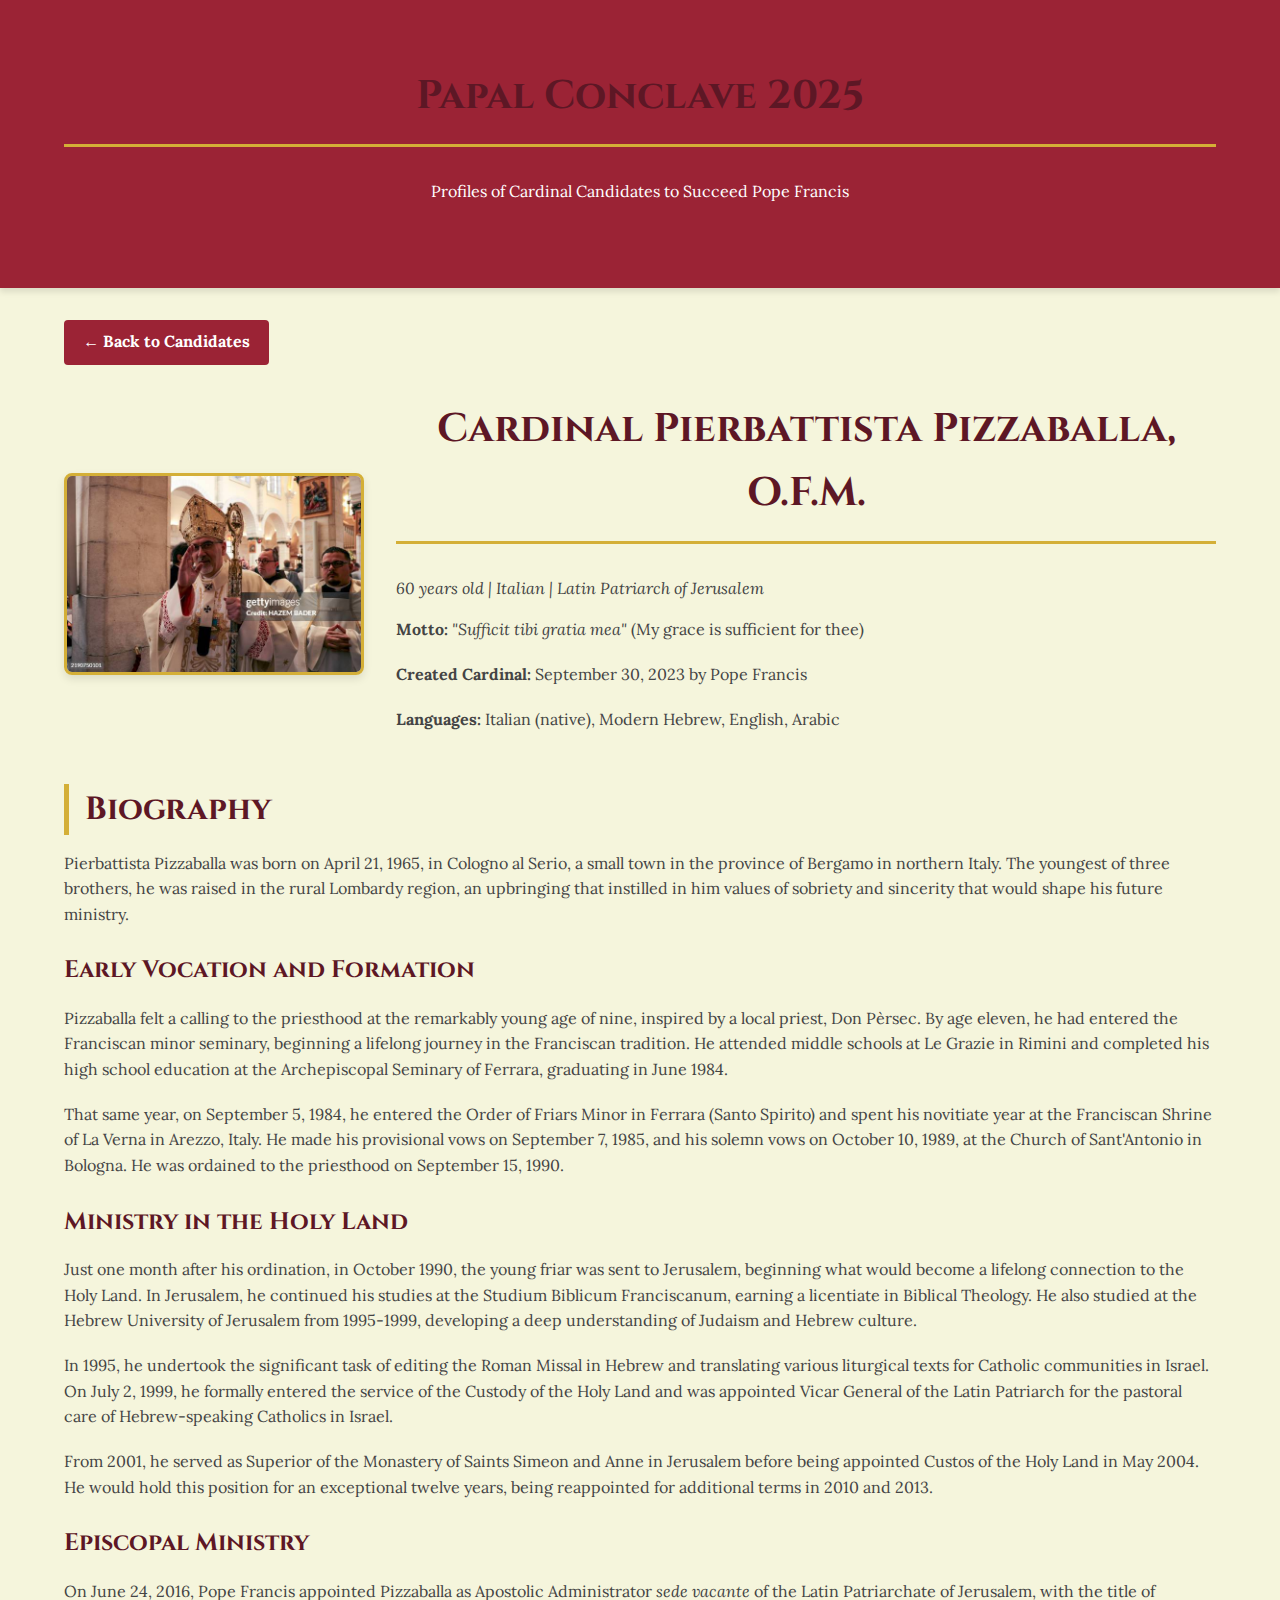
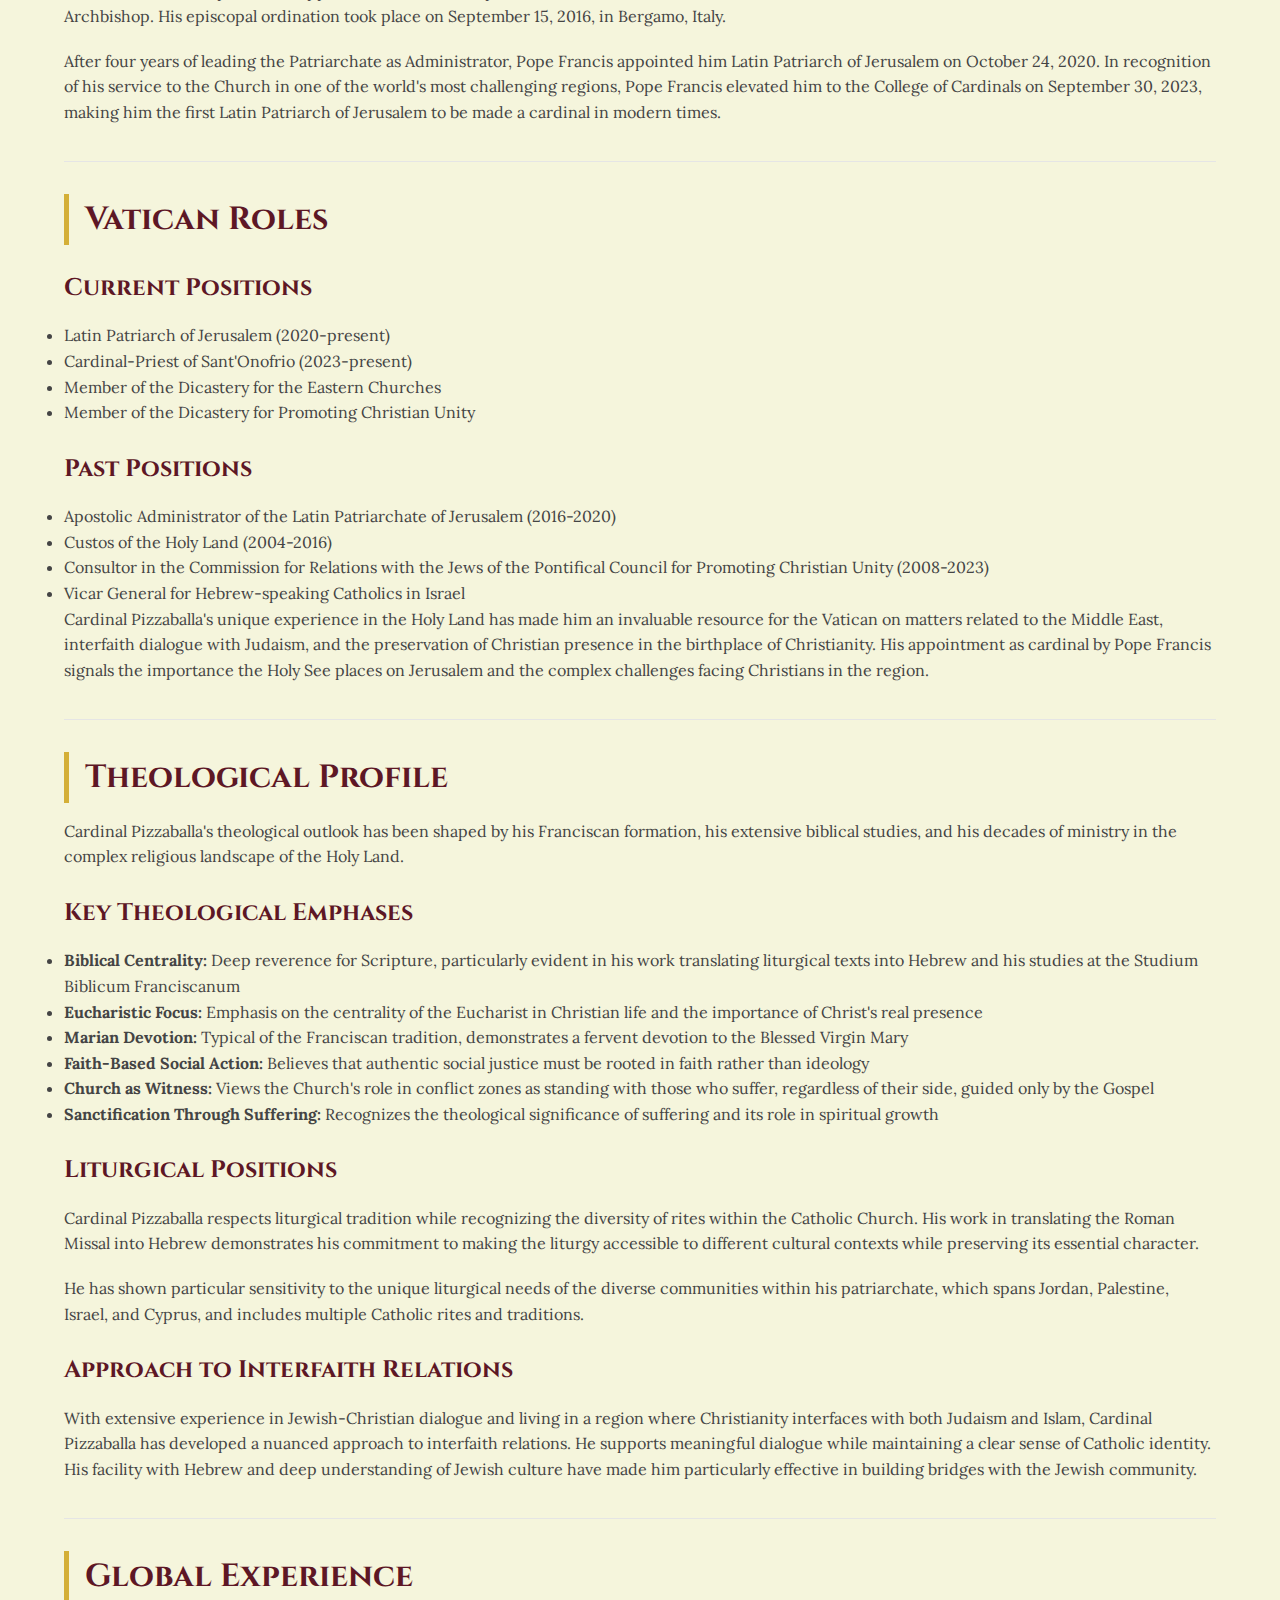
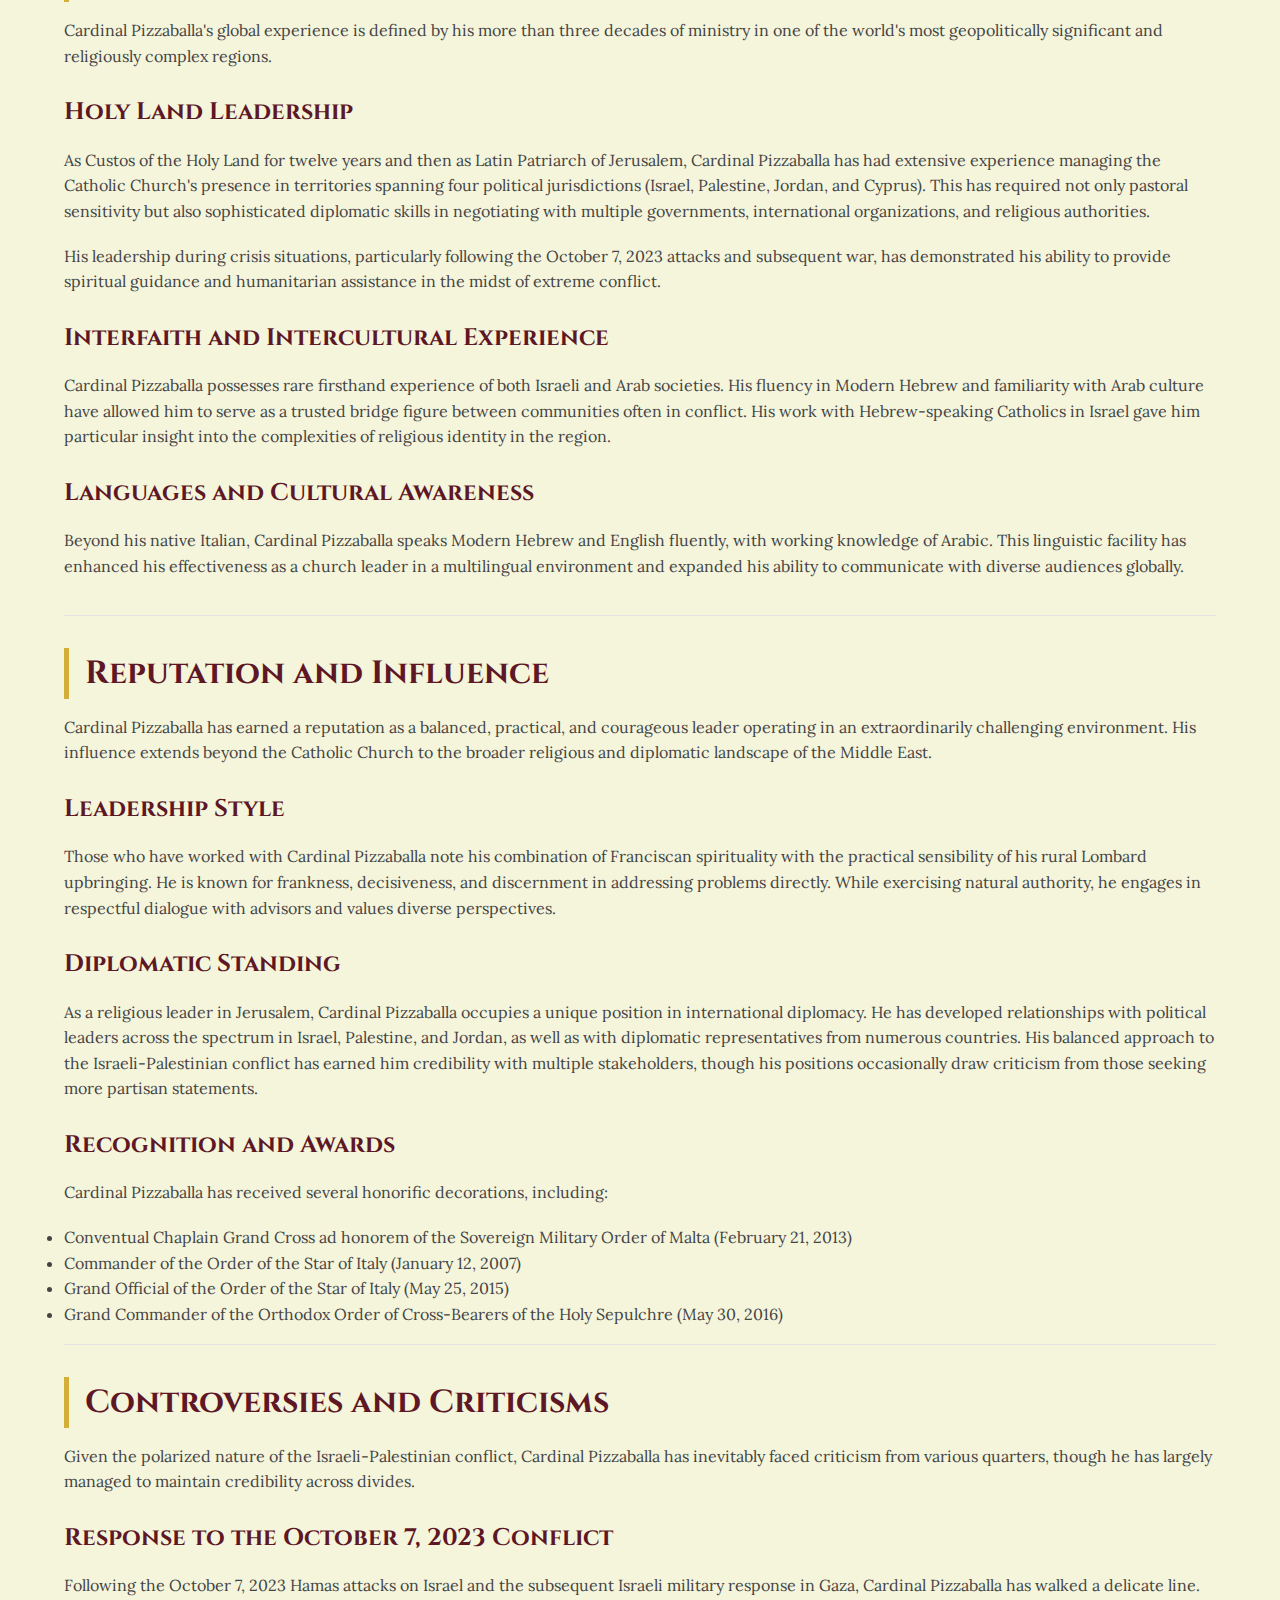
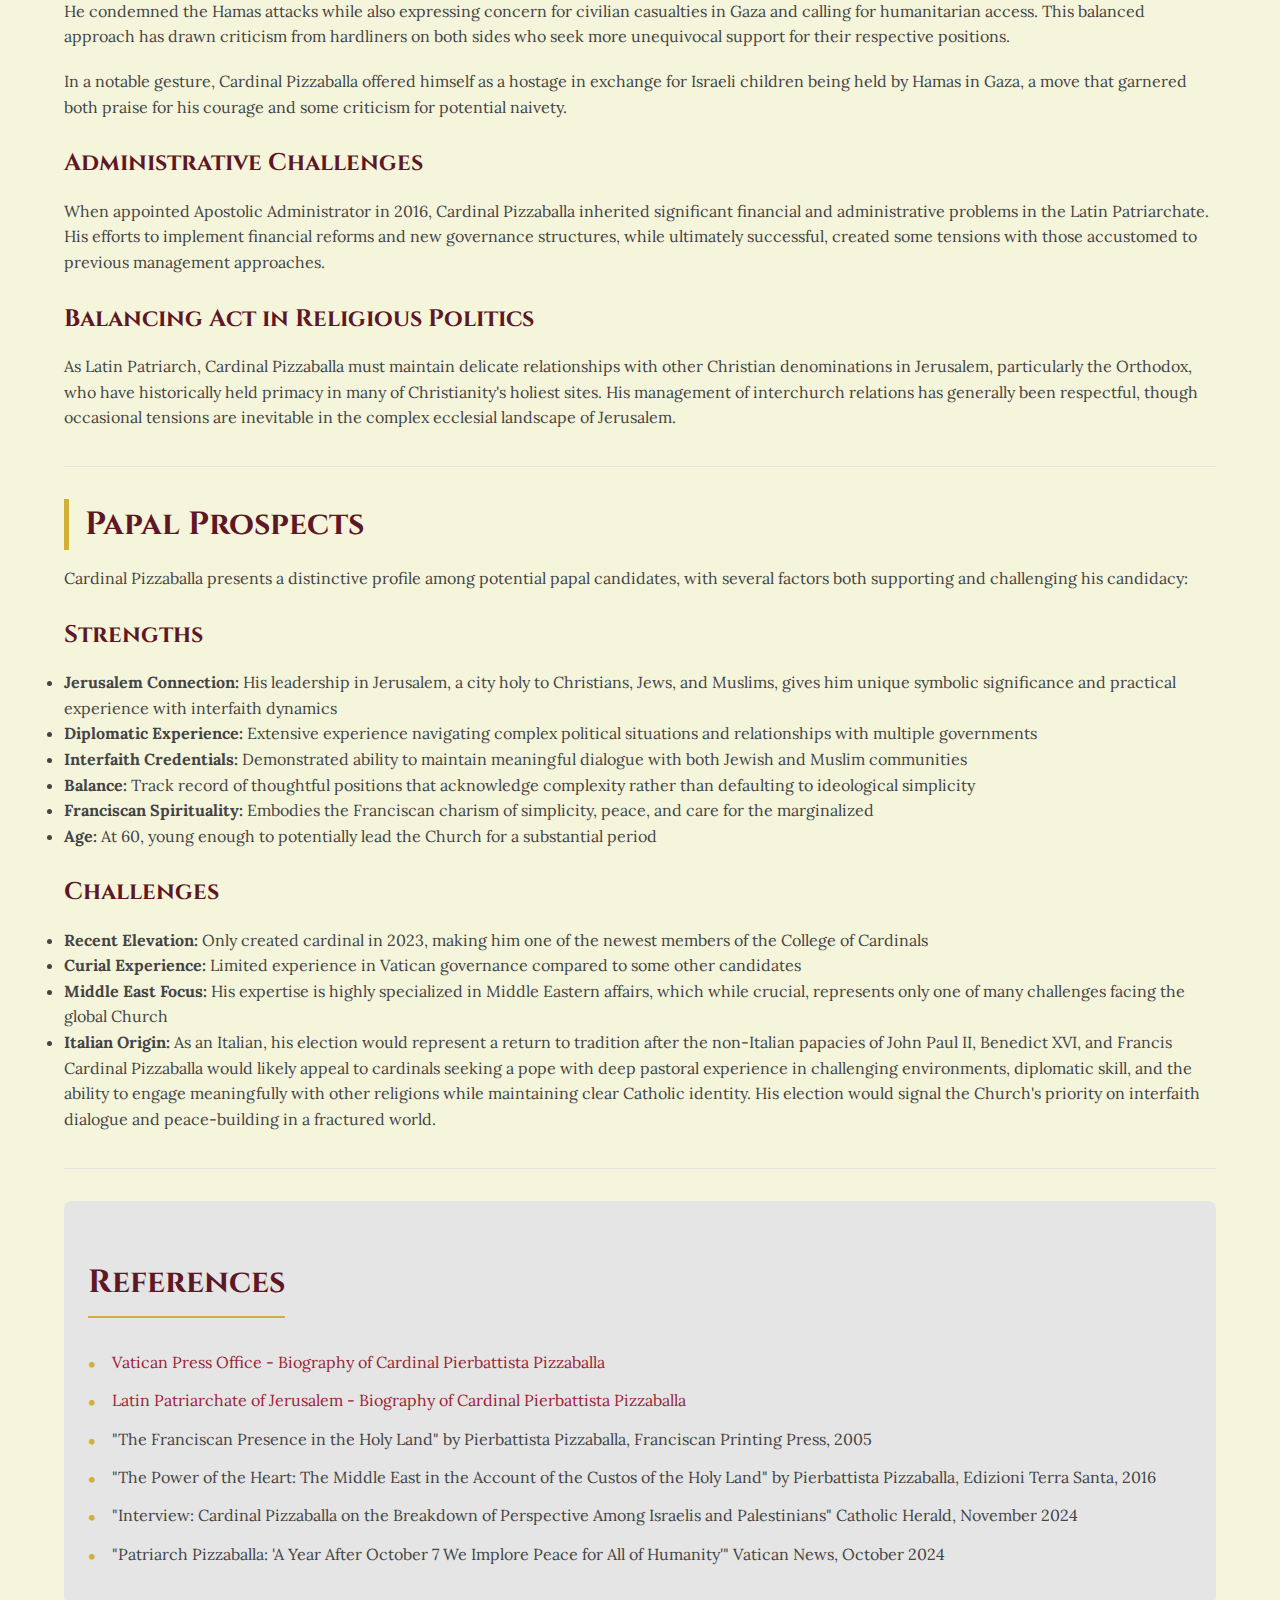
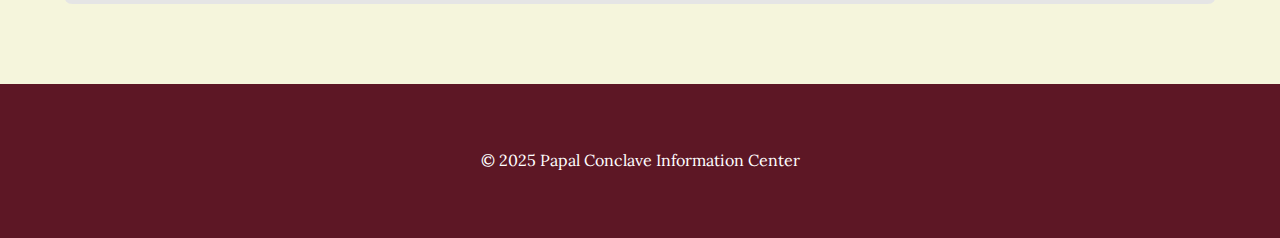
<file: candidate-pizzaballa.html>
<!DOCTYPE html>
<html lang="en">
<head>
  <meta charset="UTF-8">
  <meta name="viewport" content="width=device-width, initial-scale=1.0">
  <meta name="description" content="Detailed profile of Cardinal Pierbattista Pizzaballa, Latin Patriarch of Jerusalem and papal candidate">
  <title>Cardinal Pierbattista Pizzaballa | Papal Candidate Profile</title>
  <link rel="preconnect" href="https://fonts.googleapis.com">
  <link rel="preconnect" href="https://fonts.gstatic.com" crossorigin>
  <link href="https://fonts.googleapis.com/css2?family=Cinzel:wght@400;700&family=Lora:ital,wght@0,400;0,700;1,400&display=swap" rel="stylesheet">
  <link rel="stylesheet" href="assets/css/style.css">
</head>
<body>
  <header>
    <div class="container">
      <h1>Papal Conclave 2025</h1>
      <p>Profiles of Cardinal Candidates to Succeed Pope Francis</p>
    </div>
  </header>

  <main class="container">
    <a href="index.html" class="back-button">&larr; Back to Candidates</a>
    
    <div class="candidate-header">
      <div class="candidate-image">
        <img src="assets/images/gettyimages-2190750101-612x612-3679.jpg" alt="Cardinal Pierbattista Pizzaballa" width="612" height="612">
      </div>
      
      <div class="candidate-info">
        <h1>Cardinal Pierbattista Pizzaballa, O.F.M.</h1>
        <p class="candidate-meta">60 years old | Italian | Latin Patriarch of Jerusalem</p>
        <p><strong>Motto:</strong> <em>"Sufficit tibi gratia mea"</em> (My grace is sufficient for thee)</p>
        <p><strong>Created Cardinal:</strong> September 30, 2023 by Pope Francis</p>
        <p><strong>Languages:</strong> Italian (native), Modern Hebrew, English, Arabic</p>
      </div>
    </div>
    
    <section class="section">
      <h2>Biography</h2>
      <p>Pierbattista Pizzaballa was born on April 21, 1965, in Cologno al Serio, a small town in the province of Bergamo in northern Italy. The youngest of three brothers, he was raised in the rural Lombardy region, an upbringing that instilled in him values of sobriety and sincerity that would shape his future ministry.</p>
      
      <h3>Early Vocation and Formation</h3>
      <p>Pizzaballa felt a calling to the priesthood at the remarkably young age of nine, inspired by a local priest, Don Pèrsec. By age eleven, he had entered the Franciscan minor seminary, beginning a lifelong journey in the Franciscan tradition. He attended middle schools at Le Grazie in Rimini and completed his high school education at the Archepiscopal Seminary of Ferrara, graduating in June 1984.</p>
      
      <p>That same year, on September 5, 1984, he entered the Order of Friars Minor in Ferrara (Santo Spirito) and spent his novitiate year at the Franciscan Shrine of La Verna in Arezzo, Italy. He made his provisional vows on September 7, 1985, and his solemn vows on October 10, 1989, at the Church of Sant'Antonio in Bologna. He was ordained to the priesthood on September 15, 1990.</p>
      
      <h3>Ministry in the Holy Land</h3>
      <p>Just one month after his ordination, in October 1990, the young friar was sent to Jerusalem, beginning what would become a lifelong connection to the Holy Land. In Jerusalem, he continued his studies at the Studium Biblicum Franciscanum, earning a licentiate in Biblical Theology. He also studied at the Hebrew University of Jerusalem from 1995-1999, developing a deep understanding of Judaism and Hebrew culture.</p>
      
      <p>In 1995, he undertook the significant task of editing the Roman Missal in Hebrew and translating various liturgical texts for Catholic communities in Israel. On July 2, 1999, he formally entered the service of the Custody of the Holy Land and was appointed Vicar General of the Latin Patriarch for the pastoral care of Hebrew-speaking Catholics in Israel.</p>
      
      <p>From 2001, he served as Superior of the Monastery of Saints Simeon and Anne in Jerusalem before being appointed Custos of the Holy Land in May 2004. He would hold this position for an exceptional twelve years, being reappointed for additional terms in 2010 and 2013.</p>
      
      <h3>Episcopal Ministry</h3>
      <p>On June 24, 2016, Pope Francis appointed Pizzaballa as Apostolic Administrator <em>sede vacante</em> of the Latin Patriarchate of Jerusalem, with the title of Archbishop. His episcopal ordination took place on September 15, 2016, in Bergamo, Italy.</p>
      
      <p>After four years of leading the Patriarchate as Administrator, Pope Francis appointed him Latin Patriarch of Jerusalem on October 24, 2020. In recognition of his service to the Church in one of the world's most challenging regions, Pope Francis elevated him to the College of Cardinals on September 30, 2023, making him the first Latin Patriarch of Jerusalem to be made a cardinal in modern times.</p>
    </section>
    
    <section class="section">
      <h2>Vatican Roles</h2>
      <h3>Current Positions</h3>
      <ul>
        <li>Latin Patriarch of Jerusalem (2020-present)</li>
        <li>Cardinal-Priest of Sant'Onofrio (2023-present)</li>
        <li>Member of the Dicastery for the Eastern Churches</li>
        <li>Member of the Dicastery for Promoting Christian Unity</li>
      </ul>
      
      <h3>Past Positions</h3>
      <ul>
        <li>Apostolic Administrator of the Latin Patriarchate of Jerusalem (2016-2020)</li>
        <li>Custos of the Holy Land (2004-2016)</li>
        <li>Consultor in the Commission for Relations with the Jews of the Pontifical Council for Promoting Christian Unity (2008-2023)</li>
        <li>Vicar General for Hebrew-speaking Catholics in Israel</li>
      </ul>
      
      <p>Cardinal Pizzaballa's unique experience in the Holy Land has made him an invaluable resource for the Vatican on matters related to the Middle East, interfaith dialogue with Judaism, and the preservation of Christian presence in the birthplace of Christianity. His appointment as cardinal by Pope Francis signals the importance the Holy See places on Jerusalem and the complex challenges facing Christians in the region.</p>
    </section>
    
    <section class="section">
      <h2>Theological Profile</h2>
      <p>Cardinal Pizzaballa's theological outlook has been shaped by his Franciscan formation, his extensive biblical studies, and his decades of ministry in the complex religious landscape of the Holy Land.</p>
      
      <h3>Key Theological Emphases</h3>
      <ul>
        <li><strong>Biblical Centrality:</strong> Deep reverence for Scripture, particularly evident in his work translating liturgical texts into Hebrew and his studies at the Studium Biblicum Franciscanum</li>
        <li><strong>Eucharistic Focus:</strong> Emphasis on the centrality of the Eucharist in Christian life and the importance of Christ's real presence</li>
        <li><strong>Marian Devotion:</strong> Typical of the Franciscan tradition, demonstrates a fervent devotion to the Blessed Virgin Mary</li>
        <li><strong>Faith-Based Social Action:</strong> Believes that authentic social justice must be rooted in faith rather than ideology</li>
        <li><strong>Church as Witness:</strong> Views the Church's role in conflict zones as standing with those who suffer, regardless of their side, guided only by the Gospel</li>
        <li><strong>Sanctification Through Suffering:</strong> Recognizes the theological significance of suffering and its role in spiritual growth</li>
      </ul>
      
      <h3>Liturgical Positions</h3>
      <p>Cardinal Pizzaballa respects liturgical tradition while recognizing the diversity of rites within the Catholic Church. His work in translating the Roman Missal into Hebrew demonstrates his commitment to making the liturgy accessible to different cultural contexts while preserving its essential character.</p>
      
      <p>He has shown particular sensitivity to the unique liturgical needs of the diverse communities within his patriarchate, which spans Jordan, Palestine, Israel, and Cyprus, and includes multiple Catholic rites and traditions.</p>
      
      <h3>Approach to Interfaith Relations</h3>
      <p>With extensive experience in Jewish-Christian dialogue and living in a region where Christianity interfaces with both Judaism and Islam, Cardinal Pizzaballa has developed a nuanced approach to interfaith relations. He supports meaningful dialogue while maintaining a clear sense of Catholic identity. His facility with Hebrew and deep understanding of Jewish culture have made him particularly effective in building bridges with the Jewish community.</p>
    </section>
    
    <section class="section">
      <h2>Global Experience</h2>
      <p>Cardinal Pizzaballa's global experience is defined by his more than three decades of ministry in one of the world's most geopolitically significant and religiously complex regions.</p>
      
      <h3>Holy Land Leadership</h3>
      <p>As Custos of the Holy Land for twelve years and then as Latin Patriarch of Jerusalem, Cardinal Pizzaballa has had extensive experience managing the Catholic Church's presence in territories spanning four political jurisdictions (Israel, Palestine, Jordan, and Cyprus). This has required not only pastoral sensitivity but also sophisticated diplomatic skills in negotiating with multiple governments, international organizations, and religious authorities.</p>
      
      <p>His leadership during crisis situations, particularly following the October 7, 2023 attacks and subsequent war, has demonstrated his ability to provide spiritual guidance and humanitarian assistance in the midst of extreme conflict.</p>
      
      <h3>Interfaith and Intercultural Experience</h3>
      <p>Cardinal Pizzaballa possesses rare firsthand experience of both Israeli and Arab societies. His fluency in Modern Hebrew and familiarity with Arab culture have allowed him to serve as a trusted bridge figure between communities often in conflict. His work with Hebrew-speaking Catholics in Israel gave him particular insight into the complexities of religious identity in the region.</p>
      
      <h3>Languages and Cultural Awareness</h3>
      <p>Beyond his native Italian, Cardinal Pizzaballa speaks Modern Hebrew and English fluently, with working knowledge of Arabic. This linguistic facility has enhanced his effectiveness as a church leader in a multilingual environment and expanded his ability to communicate with diverse audiences globally.</p>
    </section>
    
    <section class="section">
      <h2>Reputation and Influence</h2>
      <p>Cardinal Pizzaballa has earned a reputation as a balanced, practical, and courageous leader operating in an extraordinarily challenging environment. His influence extends beyond the Catholic Church to the broader religious and diplomatic landscape of the Middle East.</p>
      
      <h3>Leadership Style</h3>
      <p>Those who have worked with Cardinal Pizzaballa note his combination of Franciscan spirituality with the practical sensibility of his rural Lombard upbringing. He is known for frankness, decisiveness, and discernment in addressing problems directly. While exercising natural authority, he engages in respectful dialogue with advisors and values diverse perspectives.</p>
      
      <h3>Diplomatic Standing</h3>
      <p>As a religious leader in Jerusalem, Cardinal Pizzaballa occupies a unique position in international diplomacy. He has developed relationships with political leaders across the spectrum in Israel, Palestine, and Jordan, as well as with diplomatic representatives from numerous countries. His balanced approach to the Israeli-Palestinian conflict has earned him credibility with multiple stakeholders, though his positions occasionally draw criticism from those seeking more partisan statements.</p>
      
      <h3>Recognition and Awards</h3>
      <p>Cardinal Pizzaballa has received several honorific decorations, including:</p>
      <ul>
        <li>Conventual Chaplain Grand Cross ad honorem of the Sovereign Military Order of Malta (February 21, 2013)</li>
        <li>Commander of the Order of the Star of Italy (January 12, 2007)</li>
        <li>Grand Official of the Order of the Star of Italy (May 25, 2015)</li>
        <li>Grand Commander of the Orthodox Order of Cross-Bearers of the Holy Sepulchre (May 30, 2016)</li>
      </ul>
    </section>
    
    <section class="section">
      <h2>Controversies and Criticisms</h2>
      <p>Given the polarized nature of the Israeli-Palestinian conflict, Cardinal Pizzaballa has inevitably faced criticism from various quarters, though he has largely managed to maintain credibility across divides.</p>
      
      <h3>Response to the October 7, 2023 Conflict</h3>
      <p>Following the October 7, 2023 Hamas attacks on Israel and the subsequent Israeli military response in Gaza, Cardinal Pizzaballa has walked a delicate line. He condemned the Hamas attacks while also expressing concern for civilian casualties in Gaza and calling for humanitarian access. This balanced approach has drawn criticism from hardliners on both sides who seek more unequivocal support for their respective positions.</p>
      
      <p>In a notable gesture, Cardinal Pizzaballa offered himself as a hostage in exchange for Israeli children being held by Hamas in Gaza, a move that garnered both praise for his courage and some criticism for potential naivety.</p>
      
      <h3>Administrative Challenges</h3>
      <p>When appointed Apostolic Administrator in 2016, Cardinal Pizzaballa inherited significant financial and administrative problems in the Latin Patriarchate. His efforts to implement financial reforms and new governance structures, while ultimately successful, created some tensions with those accustomed to previous management approaches.</p>
      
      <h3>Balancing Act in Religious Politics</h3>
      <p>As Latin Patriarch, Cardinal Pizzaballa must maintain delicate relationships with other Christian denominations in Jerusalem, particularly the Orthodox, who have historically held primacy in many of Christianity's holiest sites. His management of interchurch relations has generally been respectful, though occasional tensions are inevitable in the complex ecclesial landscape of Jerusalem.</p>
    </section>
    
    <section class="section">
      <h2>Papal Prospects</h2>
      <p>Cardinal Pizzaballa presents a distinctive profile among potential papal candidates, with several factors both supporting and challenging his candidacy:</p>
      
      <h3>Strengths</h3>
      <ul>
        <li><strong>Jerusalem Connection:</strong> His leadership in Jerusalem, a city holy to Christians, Jews, and Muslims, gives him unique symbolic significance and practical experience with interfaith dynamics</li>
        <li><strong>Diplomatic Experience:</strong> Extensive experience navigating complex political situations and relationships with multiple governments</li>
        <li><strong>Interfaith Credentials:</strong> Demonstrated ability to maintain meaningful dialogue with both Jewish and Muslim communities</li>
        <li><strong>Balance:</strong> Track record of thoughtful positions that acknowledge complexity rather than defaulting to ideological simplicity</li>
        <li><strong>Franciscan Spirituality:</strong> Embodies the Franciscan charism of simplicity, peace, and care for the marginalized</li>
        <li><strong>Age:</strong> At 60, young enough to potentially lead the Church for a substantial period</li>
      </ul>
      
      <h3>Challenges</h3>
      <ul>
        <li><strong>Recent Elevation:</strong> Only created cardinal in 2023, making him one of the newest members of the College of Cardinals</li>
        <li><strong>Curial Experience:</strong> Limited experience in Vatican governance compared to some other candidates</li>
        <li><strong>Middle East Focus:</strong> His expertise is highly specialized in Middle Eastern affairs, which while crucial, represents only one of many challenges facing the global Church</li>
        <li><strong>Italian Origin:</strong> As an Italian, his election would represent a return to tradition after the non-Italian papacies of John Paul II, Benedict XVI, and Francis</li>
      </ul>
      
      <p>Cardinal Pizzaballa would likely appeal to cardinals seeking a pope with deep pastoral experience in challenging environments, diplomatic skill, and the ability to engage meaningfully with other religions while maintaining clear Catholic identity. His election would signal the Church's priority on interfaith dialogue and peace-building in a fractured world.</p>
    </section>
    
    <section class="references">
      <h2>References</h2>
      <ul>
        <li><a href="https://press.vatican.va/content/salastampa/en/documentation/cardinali_biografie/cardinali_bio_pizzaballa_p.html" target="_blank">Vatican Press Office - Biography of Cardinal Pierbattista Pizzaballa</a></li>
        <li><a href="https://www.lpj.org/en/latin-patriarch-of-jerusalem/biography-of-patriarch-pierbattista-pizzaballa" target="_blank">Latin Patriarchate of Jerusalem - Biography of Cardinal Pierbattista Pizzaballa</a></li>
        <li>"The Franciscan Presence in the Holy Land" by Pierbattista Pizzaballa, Franciscan Printing Press, 2005</li>
        <li>"The Power of the Heart: The Middle East in the Account of the Custos of the Holy Land" by Pierbattista Pizzaballa, Edizioni Terra Santa, 2016</li>
        <li>"Interview: Cardinal Pizzaballa on the Breakdown of Perspective Among Israelis and Palestinians" Catholic Herald, November 2024</li>
        <li>"Patriarch Pizzaballa: 'A Year After October 7 We Implore Peace for All of Humanity'" Vatican News, October 2024</li>
      </ul>
    </section>
  </main>

  <footer>
    <div class="container">
      <p>&copy; 2025 Papal Conclave Information Center</p>
    </div>
  </footer>

  <script src="assets/js/scripts.js"></script>
</body>
</html>
</file>
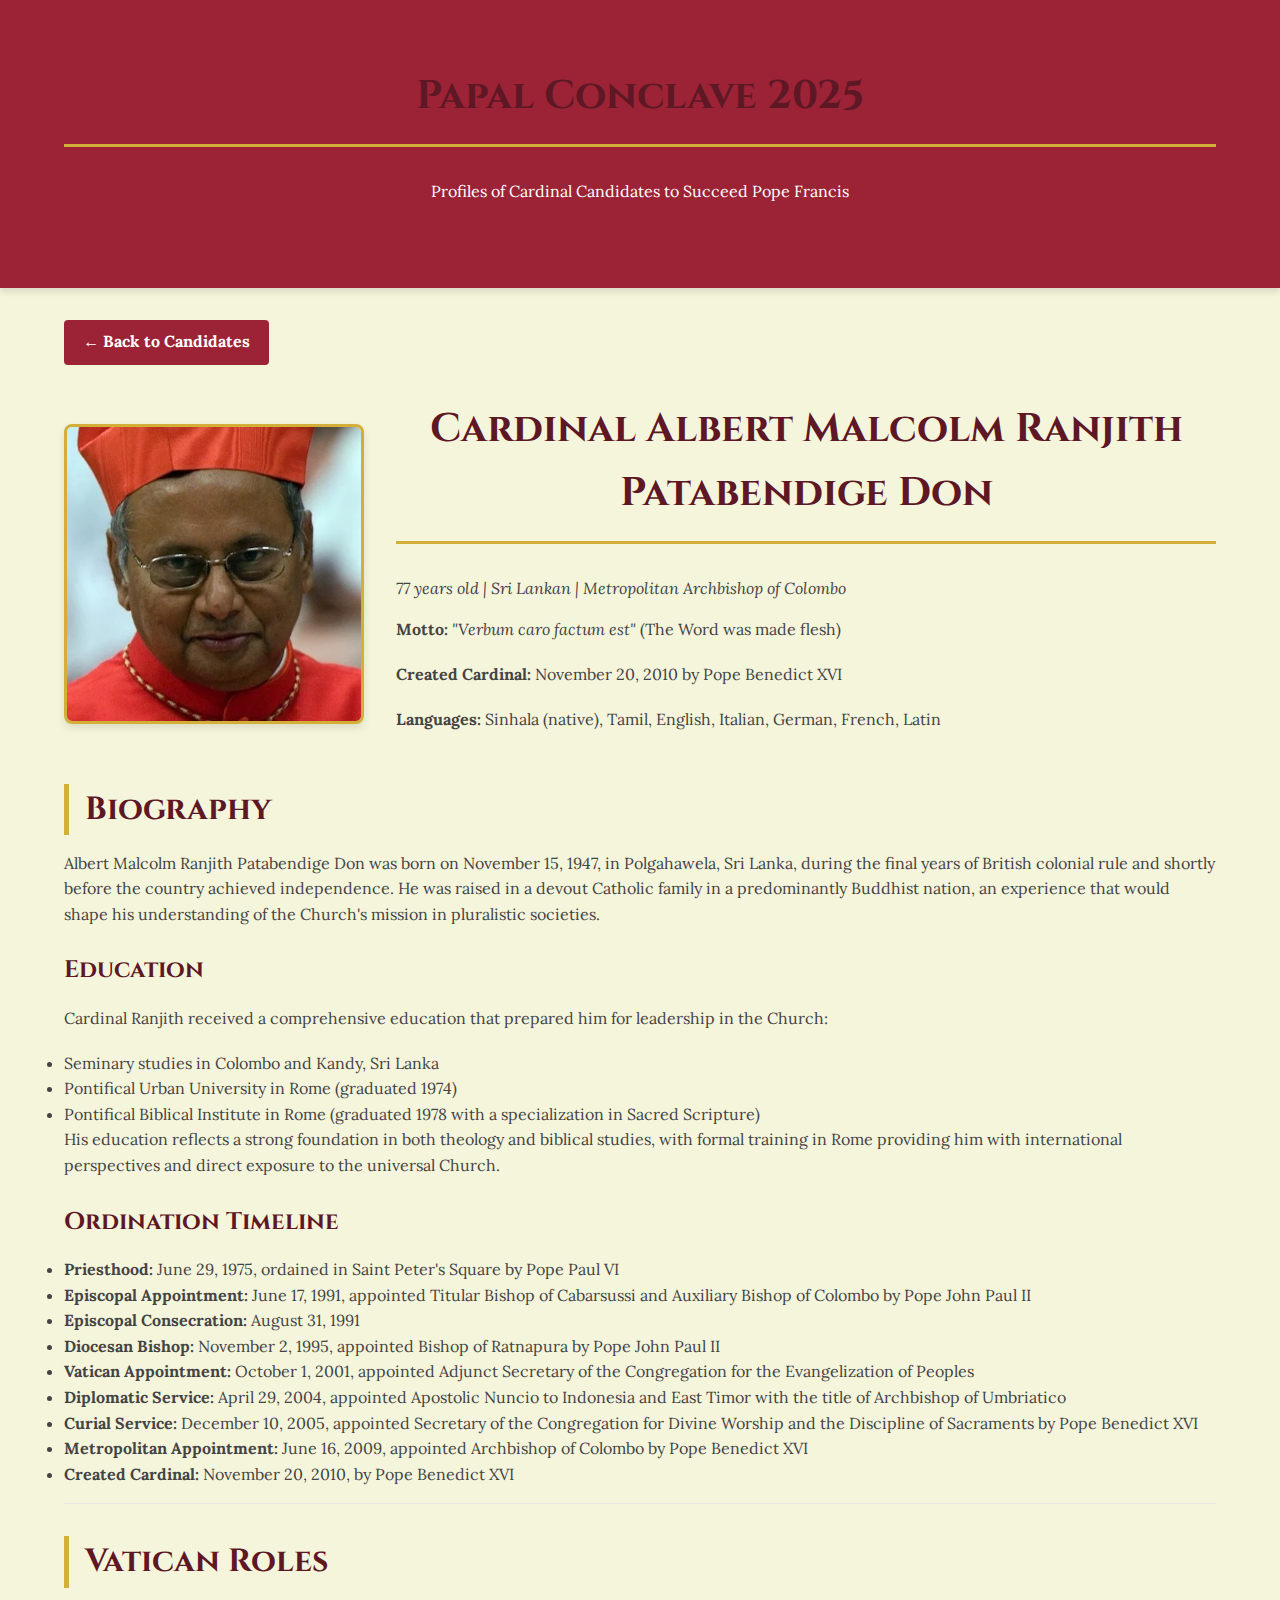
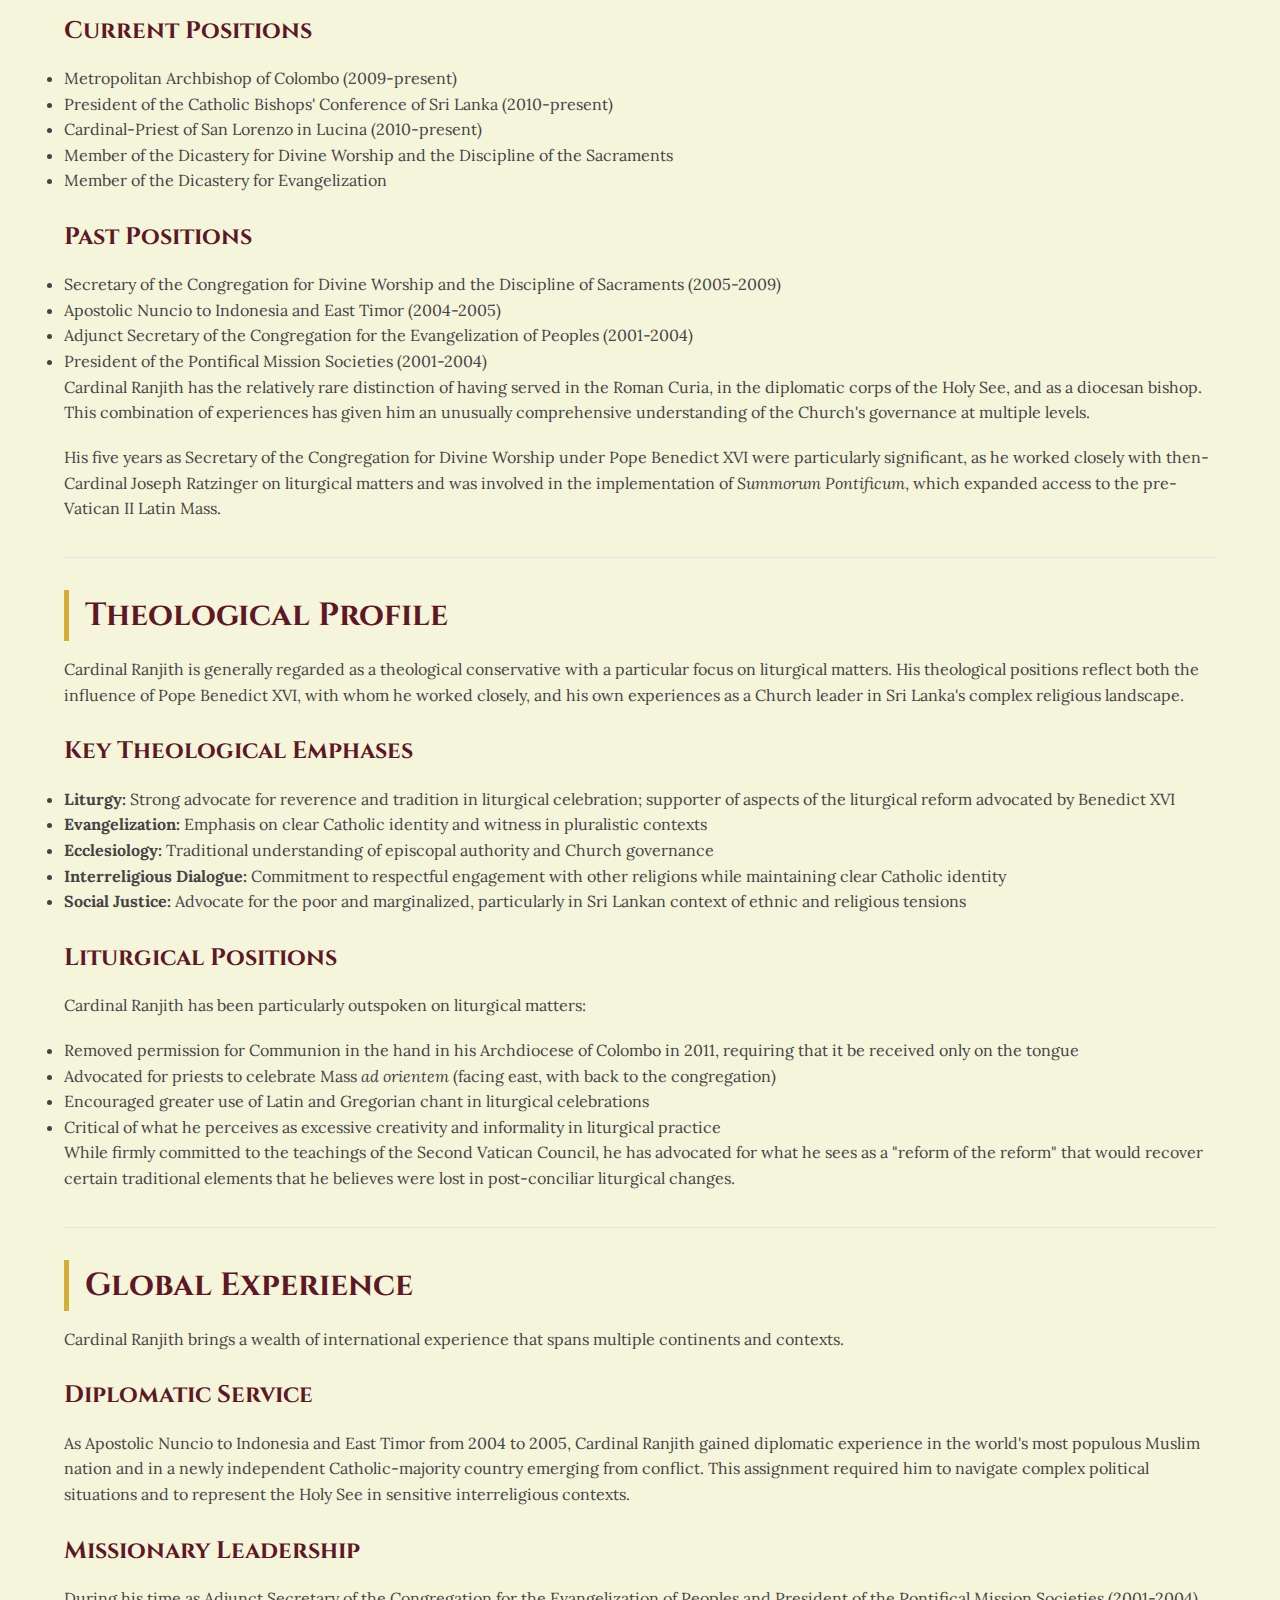
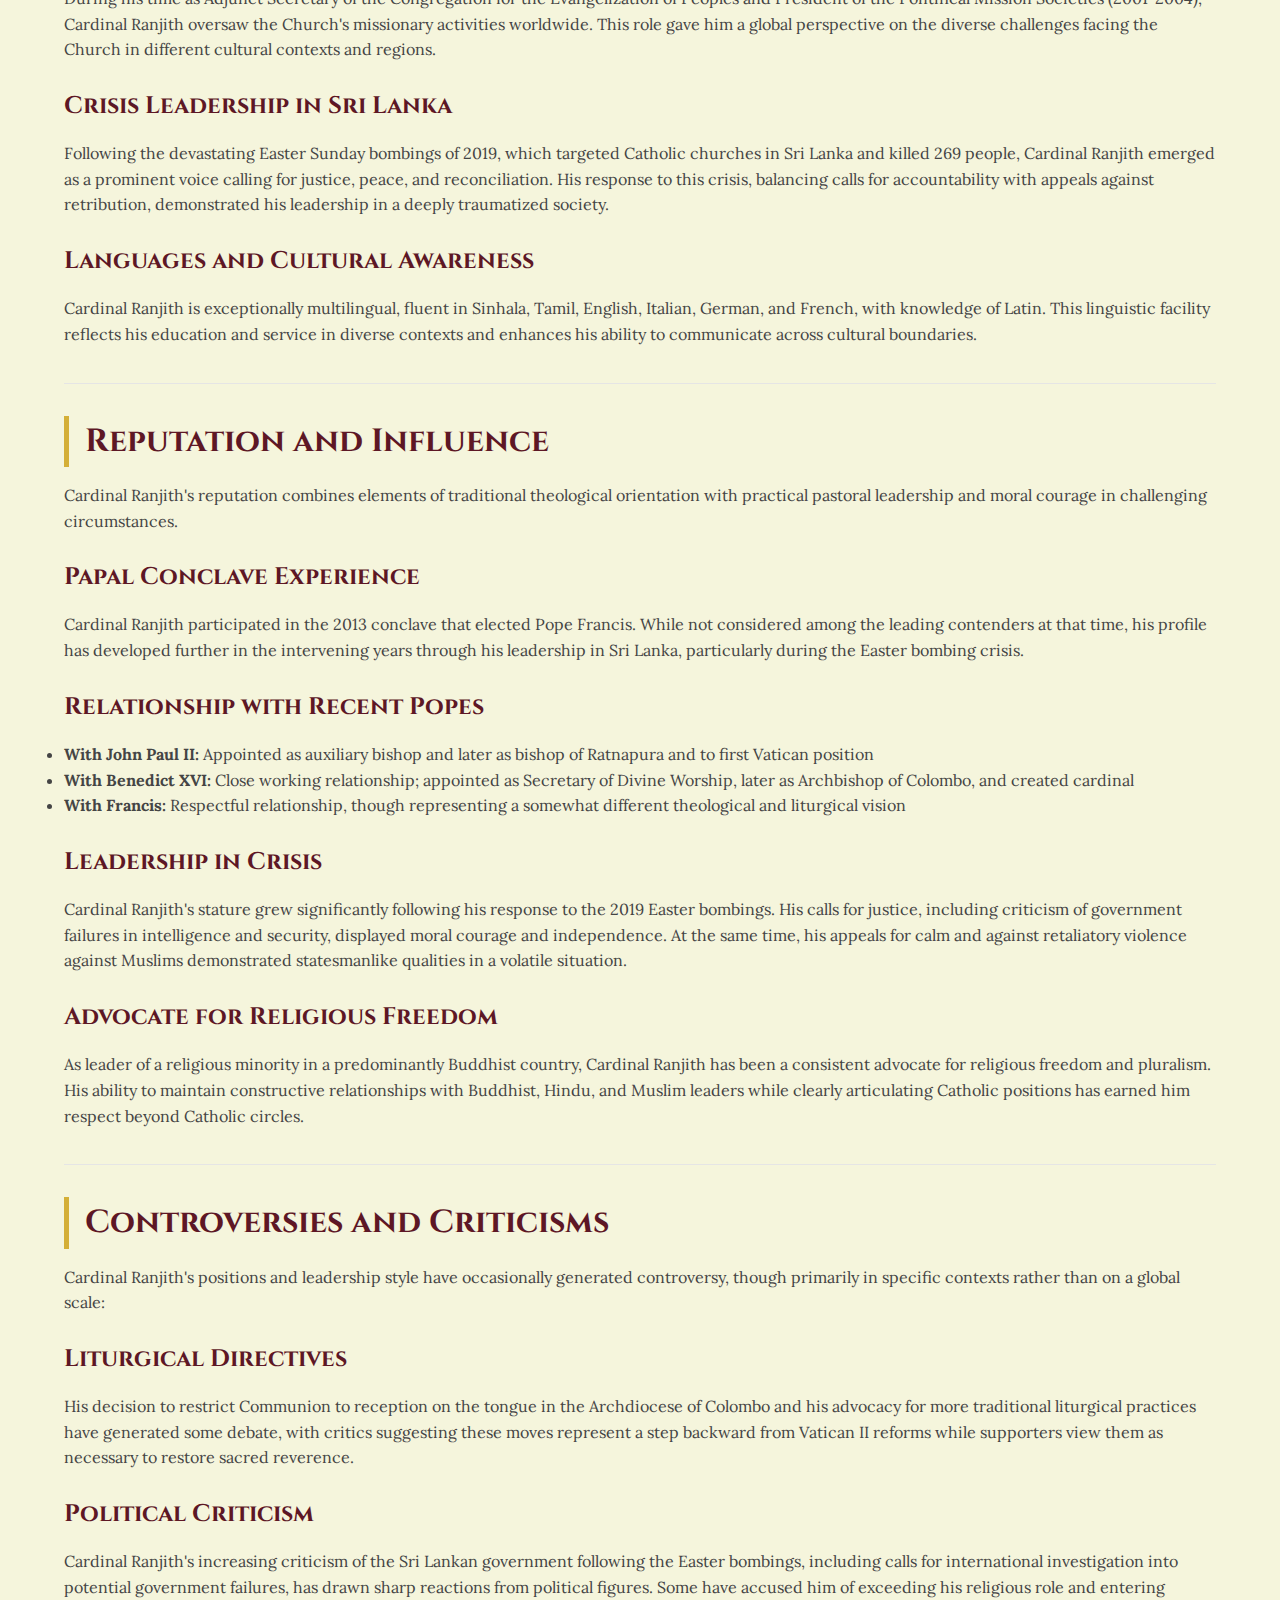
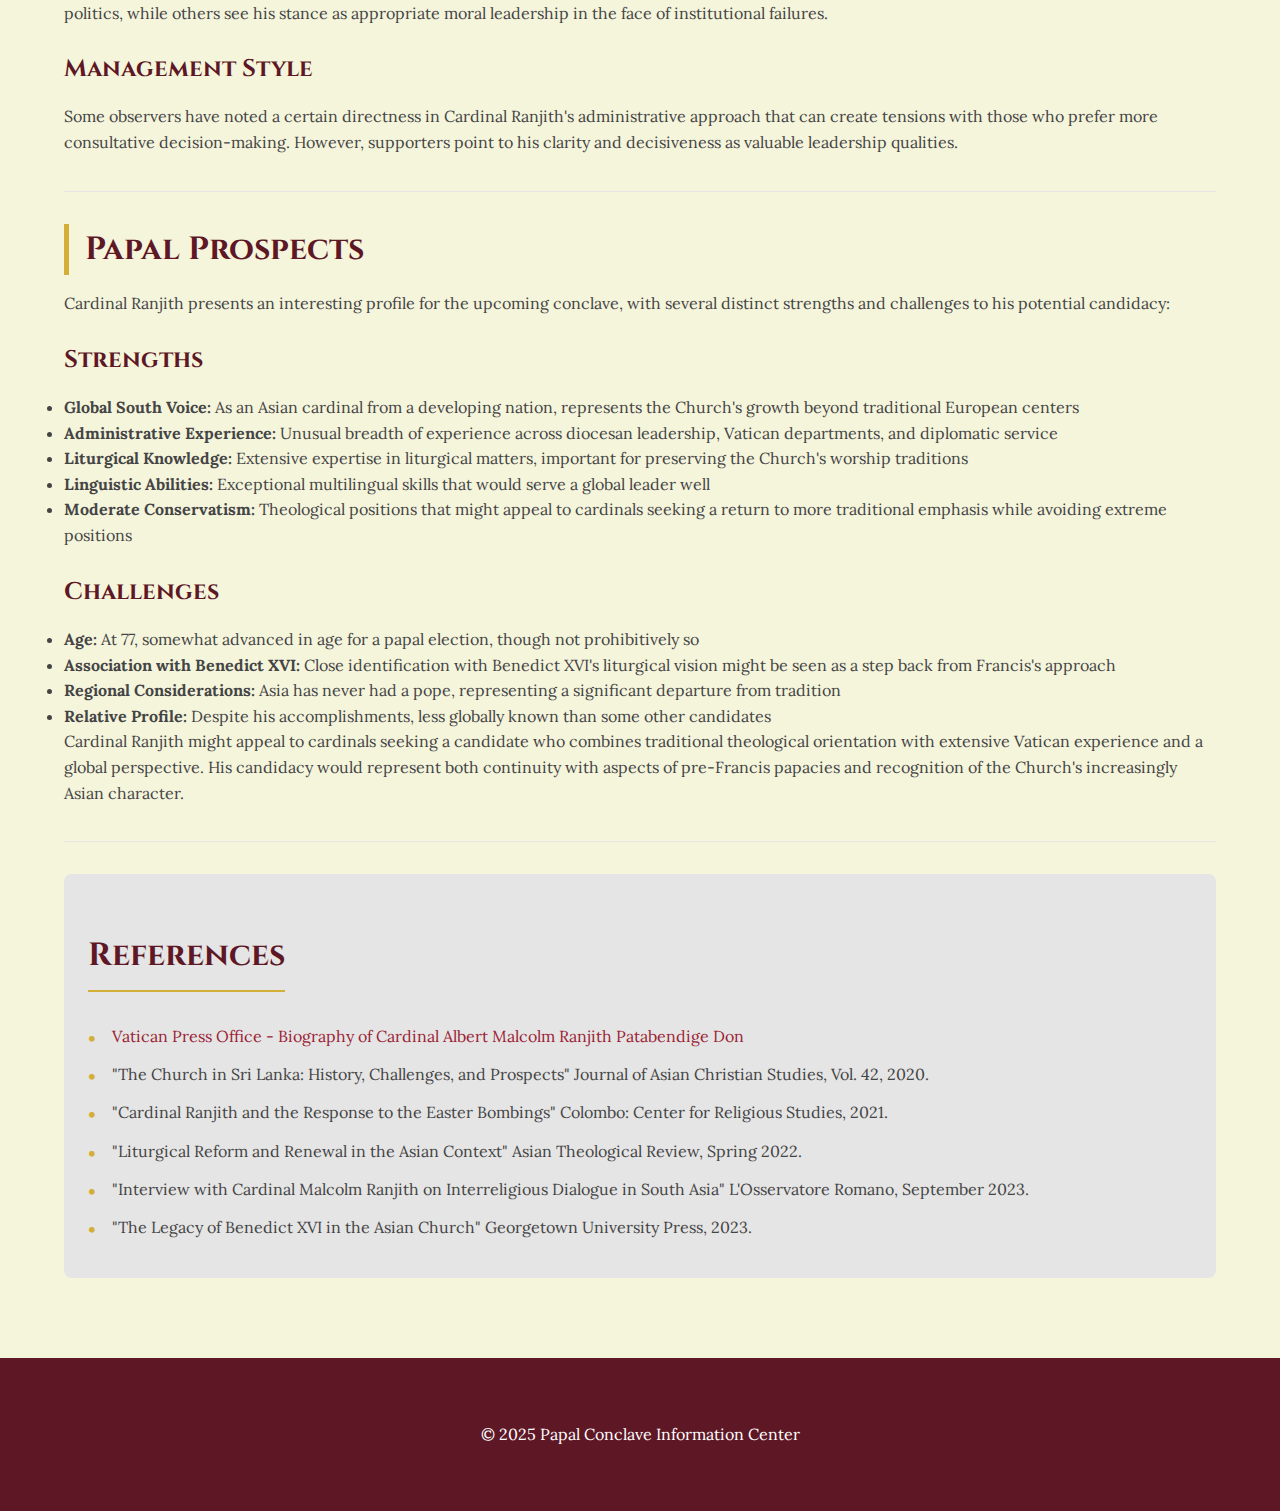
<file: candidate-ranjith.html>
<!DOCTYPE html>
<html lang="en">
<head>
  <meta charset="UTF-8">
  <meta name="viewport" content="width=device-width, initial-scale=1.0">
  <meta name="description" content="Detailed profile of Cardinal Malcolm Ranjith, Metropolitan Archbishop of Colombo and papal candidate">
  <title>Cardinal Malcolm Ranjith | Papal Candidate Profile</title>
  <link rel="preconnect" href="https://fonts.googleapis.com">
  <link rel="preconnect" href="https://fonts.gstatic.com" crossorigin>
  <link href="https://fonts.googleapis.com/css2?family=Cinzel:wght@400;700&family=Lora:ital,wght@0,400;0,700;1,400&display=swap" rel="stylesheet">
  <link rel="stylesheet" href="assets/css/style.css">
</head>
<body>
  <header>
    <div class="container">
      <h1>Papal Conclave 2025</h1>
      <p>Profiles of Cardinal Candidates to Succeed Pope Francis</p>
    </div>
  </header>

  <main class="container">
    <a href="index.html" class="back-button">&larr; Back to Candidates</a>
    
    <div class="candidate-header">
      <div class="candidate-image">
        <img src="assets/images/Ranjith-e1725194111365-3993.webp" alt="Cardinal Malcolm Ranjith" width="600" height="800">
      </div>
      
      <div class="candidate-info">
        <h1>Cardinal Albert Malcolm Ranjith Patabendige Don</h1>
        <p class="candidate-meta">77 years old | Sri Lankan | Metropolitan Archbishop of Colombo</p>
        <p><strong>Motto:</strong> <em>"Verbum caro factum est"</em> (The Word was made flesh)</p>
        <p><strong>Created Cardinal:</strong> November 20, 2010 by Pope Benedict XVI</p>
        <p><strong>Languages:</strong> Sinhala (native), Tamil, English, Italian, German, French, Latin</p>
      </div>
    </div>
    
    <section class="section">
      <h2>Biography</h2>
      <p>Albert Malcolm Ranjith Patabendige Don was born on November 15, 1947, in Polgahawela, Sri Lanka, during the final years of British colonial rule and shortly before the country achieved independence. He was raised in a devout Catholic family in a predominantly Buddhist nation, an experience that would shape his understanding of the Church's mission in pluralistic societies.</p>
      
      <h3>Education</h3>
      <p>Cardinal Ranjith received a comprehensive education that prepared him for leadership in the Church:</p>
      <ul>
        <li>Seminary studies in Colombo and Kandy, Sri Lanka</li>
        <li>Pontifical Urban University in Rome (graduated 1974)</li>
        <li>Pontifical Biblical Institute in Rome (graduated 1978 with a specialization in Sacred Scripture)</li>
      </ul>
      
      <p>His education reflects a strong foundation in both theology and biblical studies, with formal training in Rome providing him with international perspectives and direct exposure to the universal Church.</p>
      
      <h3>Ordination Timeline</h3>
      <ul>
        <li><strong>Priesthood:</strong> June 29, 1975, ordained in Saint Peter's Square by Pope Paul VI</li>
        <li><strong>Episcopal Appointment:</strong> June 17, 1991, appointed Titular Bishop of Cabarsussi and Auxiliary Bishop of Colombo by Pope John Paul II</li>
        <li><strong>Episcopal Consecration:</strong> August 31, 1991</li>
        <li><strong>Diocesan Bishop:</strong> November 2, 1995, appointed Bishop of Ratnapura by Pope John Paul II</li>
        <li><strong>Vatican Appointment:</strong> October 1, 2001, appointed Adjunct Secretary of the Congregation for the Evangelization of Peoples</li>
        <li><strong>Diplomatic Service:</strong> April 29, 2004, appointed Apostolic Nuncio to Indonesia and East Timor with the title of Archbishop of Umbriatico</li>
        <li><strong>Curial Service:</strong> December 10, 2005, appointed Secretary of the Congregation for Divine Worship and the Discipline of Sacraments by Pope Benedict XVI</li>
        <li><strong>Metropolitan Appointment:</strong> June 16, 2009, appointed Archbishop of Colombo by Pope Benedict XVI</li>
        <li><strong>Created Cardinal:</strong> November 20, 2010, by Pope Benedict XVI</li>
      </ul>
    </section>
    
    <section class="section">
      <h2>Vatican Roles</h2>
      <h3>Current Positions</h3>
      <ul>
        <li>Metropolitan Archbishop of Colombo (2009-present)</li>
        <li>President of the Catholic Bishops' Conference of Sri Lanka (2010-present)</li>
        <li>Cardinal-Priest of San Lorenzo in Lucina (2010-present)</li>
        <li>Member of the Dicastery for Divine Worship and the Discipline of the Sacraments</li>
        <li>Member of the Dicastery for Evangelization</li>
      </ul>
      
      <h3>Past Positions</h3>
      <ul>
        <li>Secretary of the Congregation for Divine Worship and the Discipline of Sacraments (2005-2009)</li>
        <li>Apostolic Nuncio to Indonesia and East Timor (2004-2005)</li>
        <li>Adjunct Secretary of the Congregation for the Evangelization of Peoples (2001-2004)</li>
        <li>President of the Pontifical Mission Societies (2001-2004)</li>
      </ul>
      
      <p>Cardinal Ranjith has the relatively rare distinction of having served in the Roman Curia, in the diplomatic corps of the Holy See, and as a diocesan bishop. This combination of experiences has given him an unusually comprehensive understanding of the Church's governance at multiple levels.</p>
      
      <p>His five years as Secretary of the Congregation for Divine Worship under Pope Benedict XVI were particularly significant, as he worked closely with then-Cardinal Joseph Ratzinger on liturgical matters and was involved in the implementation of <em>Summorum Pontificum</em>, which expanded access to the pre-Vatican II Latin Mass.</p>
    </section>
    
    <section class="section">
      <h2>Theological Profile</h2>
      <p>Cardinal Ranjith is generally regarded as a theological conservative with a particular focus on liturgical matters. His theological positions reflect both the influence of Pope Benedict XVI, with whom he worked closely, and his own experiences as a Church leader in Sri Lanka's complex religious landscape.</p>
      
      <h3>Key Theological Emphases</h3>
      <ul>
        <li><strong>Liturgy:</strong> Strong advocate for reverence and tradition in liturgical celebration; supporter of aspects of the liturgical reform advocated by Benedict XVI</li>
        <li><strong>Evangelization:</strong> Emphasis on clear Catholic identity and witness in pluralistic contexts</li>
        <li><strong>Ecclesiology:</strong> Traditional understanding of episcopal authority and Church governance</li>
        <li><strong>Interreligious Dialogue:</strong> Commitment to respectful engagement with other religions while maintaining clear Catholic identity</li>
        <li><strong>Social Justice:</strong> Advocate for the poor and marginalized, particularly in Sri Lankan context of ethnic and religious tensions</li>
      </ul>
      
      <h3>Liturgical Positions</h3>
      <p>Cardinal Ranjith has been particularly outspoken on liturgical matters:</p>
      <ul>
        <li>Removed permission for Communion in the hand in his Archdiocese of Colombo in 2011, requiring that it be received only on the tongue</li>
        <li>Advocated for priests to celebrate Mass <em>ad orientem</em> (facing east, with back to the congregation)</li>
        <li>Encouraged greater use of Latin and Gregorian chant in liturgical celebrations</li>
        <li>Critical of what he perceives as excessive creativity and informality in liturgical practice</li>
      </ul>
      
      <p>While firmly committed to the teachings of the Second Vatican Council, he has advocated for what he sees as a "reform of the reform" that would recover certain traditional elements that he believes were lost in post-conciliar liturgical changes.</p>
    </section>
    
    <section class="section">
      <h2>Global Experience</h2>
      <p>Cardinal Ranjith brings a wealth of international experience that spans multiple continents and contexts.</p>
      
      <h3>Diplomatic Service</h3>
      <p>As Apostolic Nuncio to Indonesia and East Timor from 2004 to 2005, Cardinal Ranjith gained diplomatic experience in the world's most populous Muslim nation and in a newly independent Catholic-majority country emerging from conflict. This assignment required him to navigate complex political situations and to represent the Holy See in sensitive interreligious contexts.</p>
      
      <h3>Missionary Leadership</h3>
      <p>During his time as Adjunct Secretary of the Congregation for the Evangelization of Peoples and President of the Pontifical Mission Societies (2001-2004), Cardinal Ranjith oversaw the Church's missionary activities worldwide. This role gave him a global perspective on the diverse challenges facing the Church in different cultural contexts and regions.</p>
      
      <h3>Crisis Leadership in Sri Lanka</h3>
      <p>Following the devastating Easter Sunday bombings of 2019, which targeted Catholic churches in Sri Lanka and killed 269 people, Cardinal Ranjith emerged as a prominent voice calling for justice, peace, and reconciliation. His response to this crisis, balancing calls for accountability with appeals against retribution, demonstrated his leadership in a deeply traumatized society.</p>
      
      <h3>Languages and Cultural Awareness</h3>
      <p>Cardinal Ranjith is exceptionally multilingual, fluent in Sinhala, Tamil, English, Italian, German, and French, with knowledge of Latin. This linguistic facility reflects his education and service in diverse contexts and enhances his ability to communicate across cultural boundaries.</p>
    </section>
    
    <section class="section">
      <h2>Reputation and Influence</h2>
      <p>Cardinal Ranjith's reputation combines elements of traditional theological orientation with practical pastoral leadership and moral courage in challenging circumstances.</p>
      
      <h3>Papal Conclave Experience</h3>
      <p>Cardinal Ranjith participated in the 2013 conclave that elected Pope Francis. While not considered among the leading contenders at that time, his profile has developed further in the intervening years through his leadership in Sri Lanka, particularly during the Easter bombing crisis.</p>
      
      <h3>Relationship with Recent Popes</h3>
      <ul>
        <li><strong>With John Paul II:</strong> Appointed as auxiliary bishop and later as bishop of Ratnapura and to first Vatican position</li>
        <li><strong>With Benedict XVI:</strong> Close working relationship; appointed as Secretary of Divine Worship, later as Archbishop of Colombo, and created cardinal</li>
        <li><strong>With Francis:</strong> Respectful relationship, though representing a somewhat different theological and liturgical vision</li>
      </ul>
      
      <h3>Leadership in Crisis</h3>
      <p>Cardinal Ranjith's stature grew significantly following his response to the 2019 Easter bombings. His calls for justice, including criticism of government failures in intelligence and security, displayed moral courage and independence. At the same time, his appeals for calm and against retaliatory violence against Muslims demonstrated statesmanlike qualities in a volatile situation.</p>
      
      <h3>Advocate for Religious Freedom</h3>
      <p>As leader of a religious minority in a predominantly Buddhist country, Cardinal Ranjith has been a consistent advocate for religious freedom and pluralism. His ability to maintain constructive relationships with Buddhist, Hindu, and Muslim leaders while clearly articulating Catholic positions has earned him respect beyond Catholic circles.</p>
    </section>
    
    <section class="section">
      <h2>Controversies and Criticisms</h2>
      <p>Cardinal Ranjith's positions and leadership style have occasionally generated controversy, though primarily in specific contexts rather than on a global scale:</p>
      
      <h3>Liturgical Directives</h3>
      <p>His decision to restrict Communion to reception on the tongue in the Archdiocese of Colombo and his advocacy for more traditional liturgical practices have generated some debate, with critics suggesting these moves represent a step backward from Vatican II reforms while supporters view them as necessary to restore sacred reverence.</p>
      
      <h3>Political Criticism</h3>
      <p>Cardinal Ranjith's increasing criticism of the Sri Lankan government following the Easter bombings, including calls for international investigation into potential government failures, has drawn sharp reactions from political figures. Some have accused him of exceeding his religious role and entering politics, while others see his stance as appropriate moral leadership in the face of institutional failures.</p>
      
      <h3>Management Style</h3>
      <p>Some observers have noted a certain directness in Cardinal Ranjith's administrative approach that can create tensions with those who prefer more consultative decision-making. However, supporters point to his clarity and decisiveness as valuable leadership qualities.</p>
    </section>
    
    <section class="section">
      <h2>Papal Prospects</h2>
      <p>Cardinal Ranjith presents an interesting profile for the upcoming conclave, with several distinct strengths and challenges to his potential candidacy:</p>
      
      <h3>Strengths</h3>
      <ul>
        <li><strong>Global South Voice:</strong> As an Asian cardinal from a developing nation, represents the Church's growth beyond traditional European centers</li>
        <li><strong>Administrative Experience:</strong> Unusual breadth of experience across diocesan leadership, Vatican departments, and diplomatic service</li>
        <li><strong>Liturgical Knowledge:</strong> Extensive expertise in liturgical matters, important for preserving the Church's worship traditions</li>
        <li><strong>Linguistic Abilities:</strong> Exceptional multilingual skills that would serve a global leader well</li>
        <li><strong>Moderate Conservatism:</strong> Theological positions that might appeal to cardinals seeking a return to more traditional emphasis while avoiding extreme positions</li>
      </ul>
      
      <h3>Challenges</h3>
      <ul>
        <li><strong>Age:</strong> At 77, somewhat advanced in age for a papal election, though not prohibitively so</li>
        <li><strong>Association with Benedict XVI:</strong> Close identification with Benedict XVI's liturgical vision might be seen as a step back from Francis's approach</li>
        <li><strong>Regional Considerations:</strong> Asia has never had a pope, representing a significant departure from tradition</li>
        <li><strong>Relative Profile:</strong> Despite his accomplishments, less globally known than some other candidates</li>
      </ul>
      
      <p>Cardinal Ranjith might appeal to cardinals seeking a candidate who combines traditional theological orientation with extensive Vatican experience and a global perspective. His candidacy would represent both continuity with aspects of pre-Francis papacies and recognition of the Church's increasingly Asian character.</p>
    </section>
    
    <section class="references">
      <h2>References</h2>
      <ul>
        <li><a href="https://press.vatican.va/content/salastampa/en/documentation/cardinali_biografie/cardinali_bio_patabendige-don_amr.html" target="_blank">Vatican Press Office - Biography of Cardinal Albert Malcolm Ranjith Patabendige Don</a></li>
        <li>"The Church in Sri Lanka: History, Challenges, and Prospects" Journal of Asian Christian Studies, Vol. 42, 2020.</li>
        <li>"Cardinal Ranjith and the Response to the Easter Bombings" Colombo: Center for Religious Studies, 2021.</li>
        <li>"Liturgical Reform and Renewal in the Asian Context" Asian Theological Review, Spring 2022.</li>
        <li>"Interview with Cardinal Malcolm Ranjith on Interreligious Dialogue in South Asia" L'Osservatore Romano, September 2023.</li>
        <li>"The Legacy of Benedict XVI in the Asian Church" Georgetown University Press, 2023.</li>
      </ul>
    </section>
  </main>

  <footer>
    <div class="container">
      <p>&copy; 2025 Papal Conclave Information Center</p>
    </div>
  </footer>

  <script src="assets/js/scripts.js"></script>
</body>
</html>
</file>
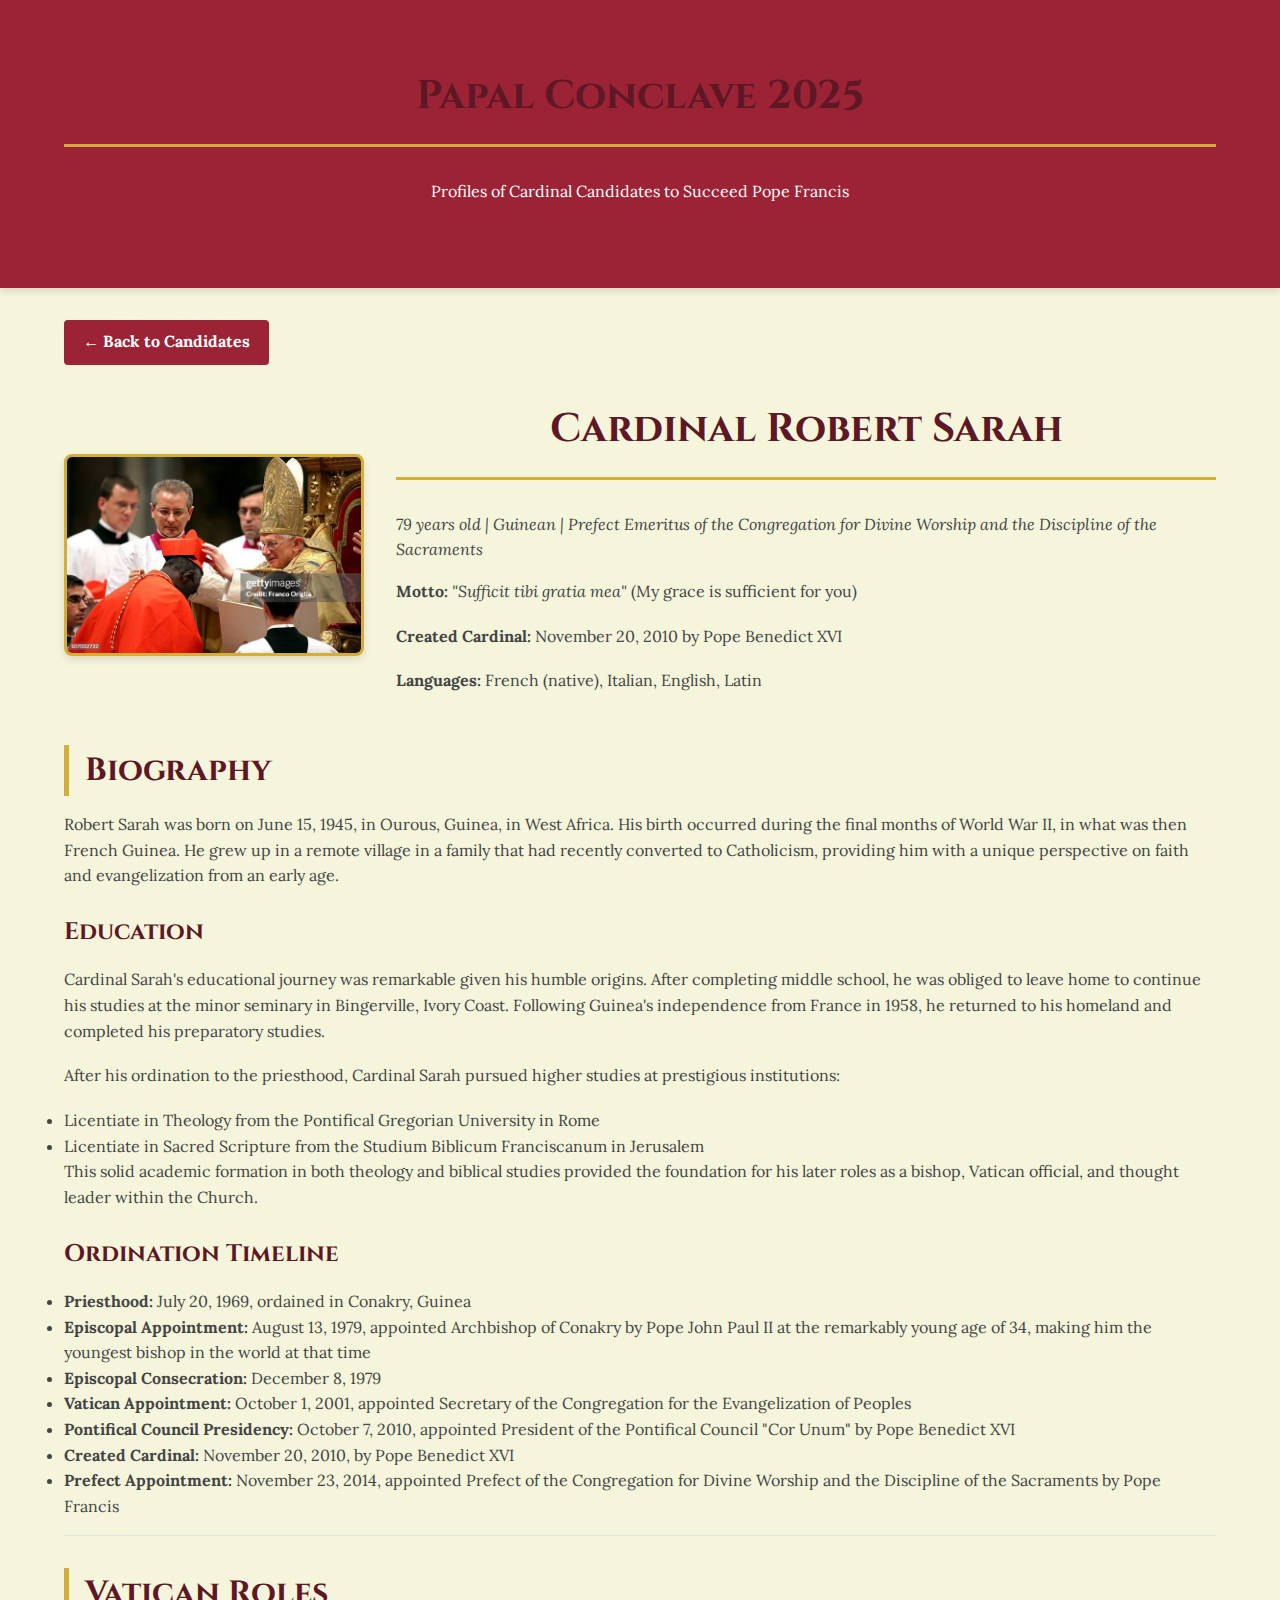
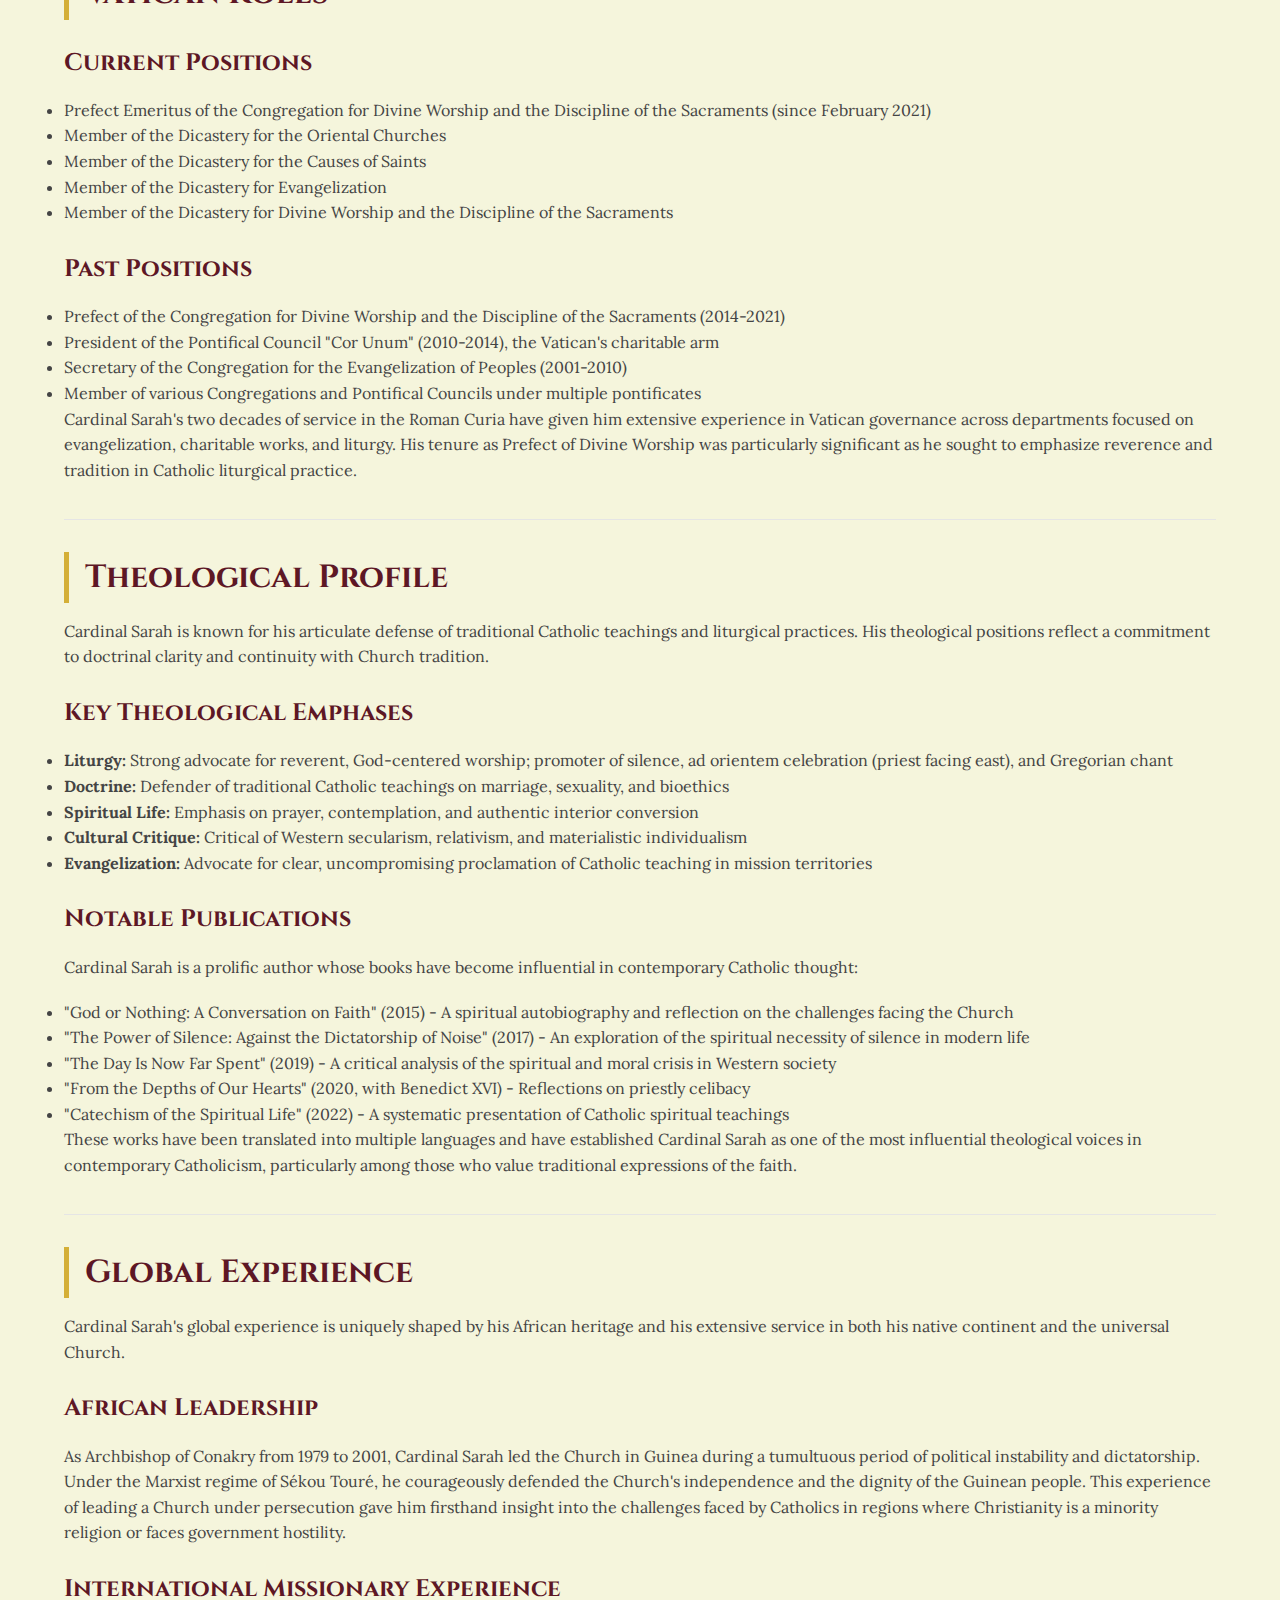
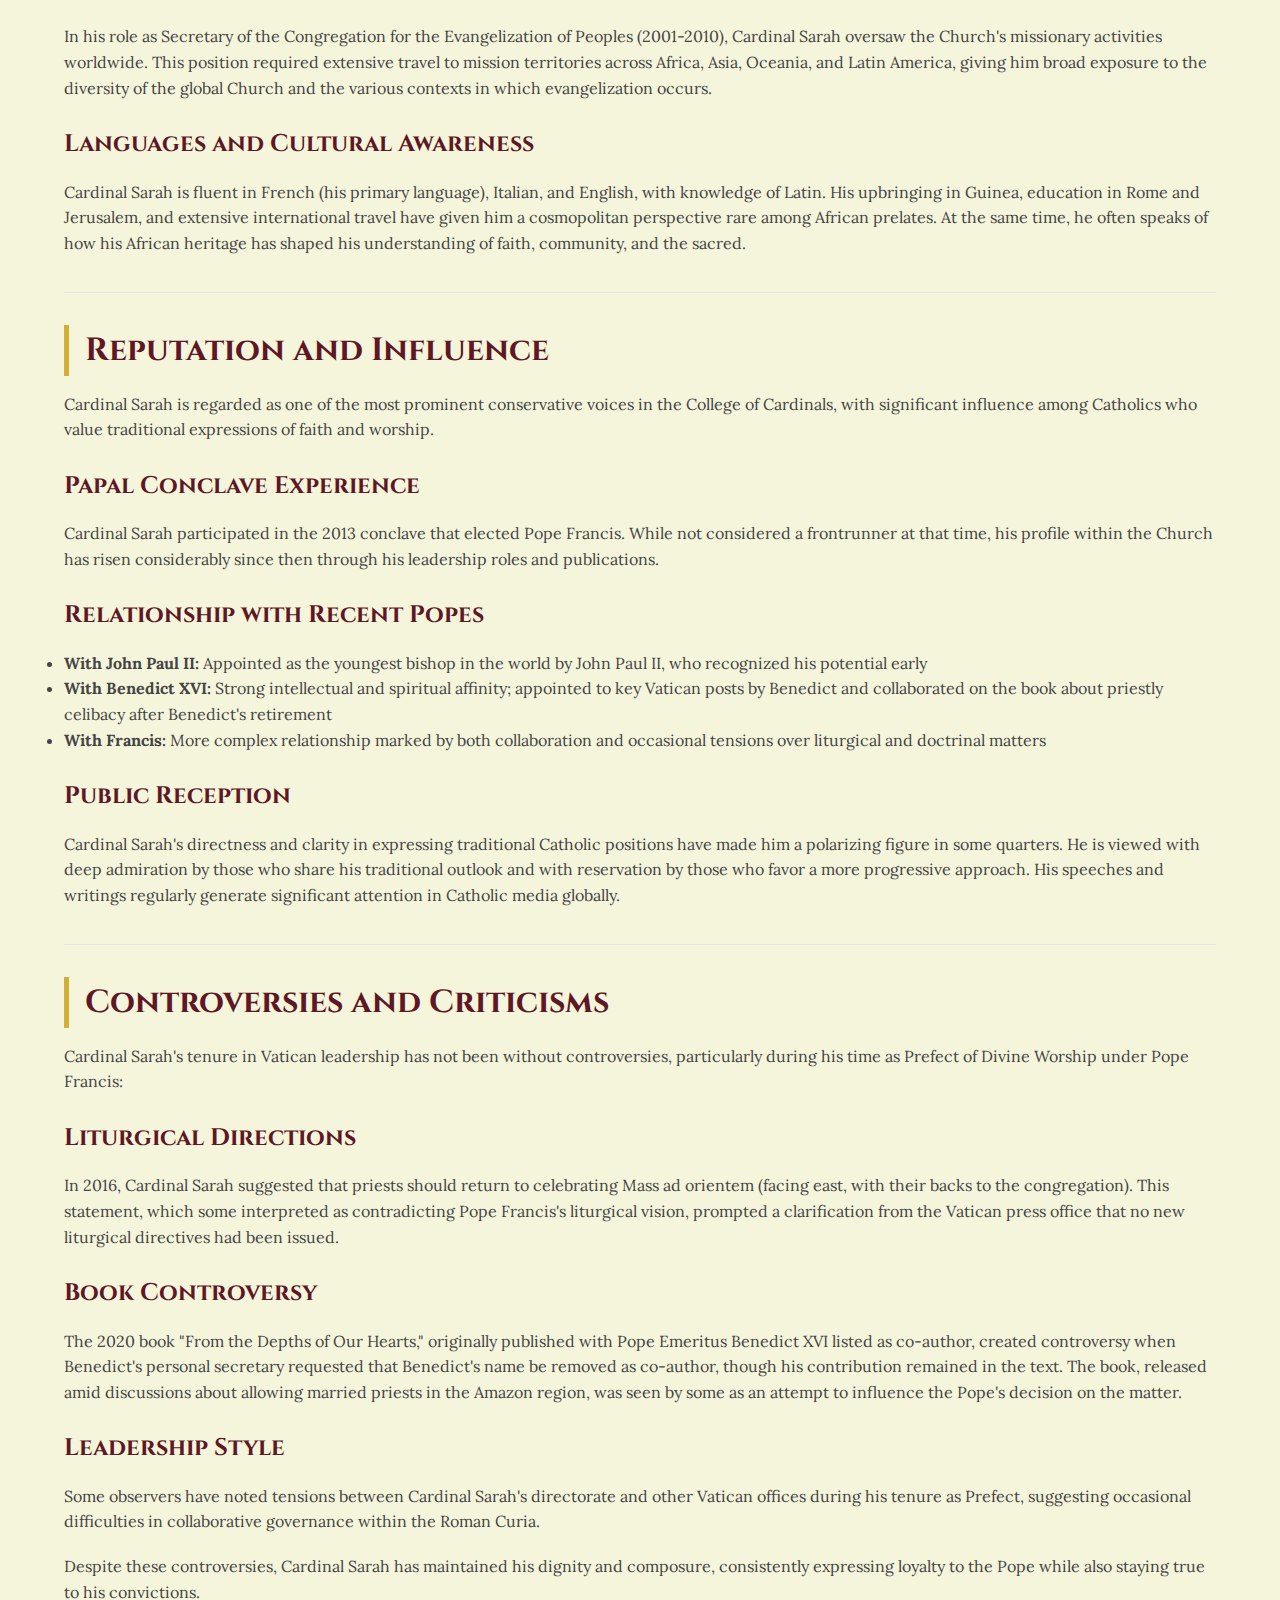
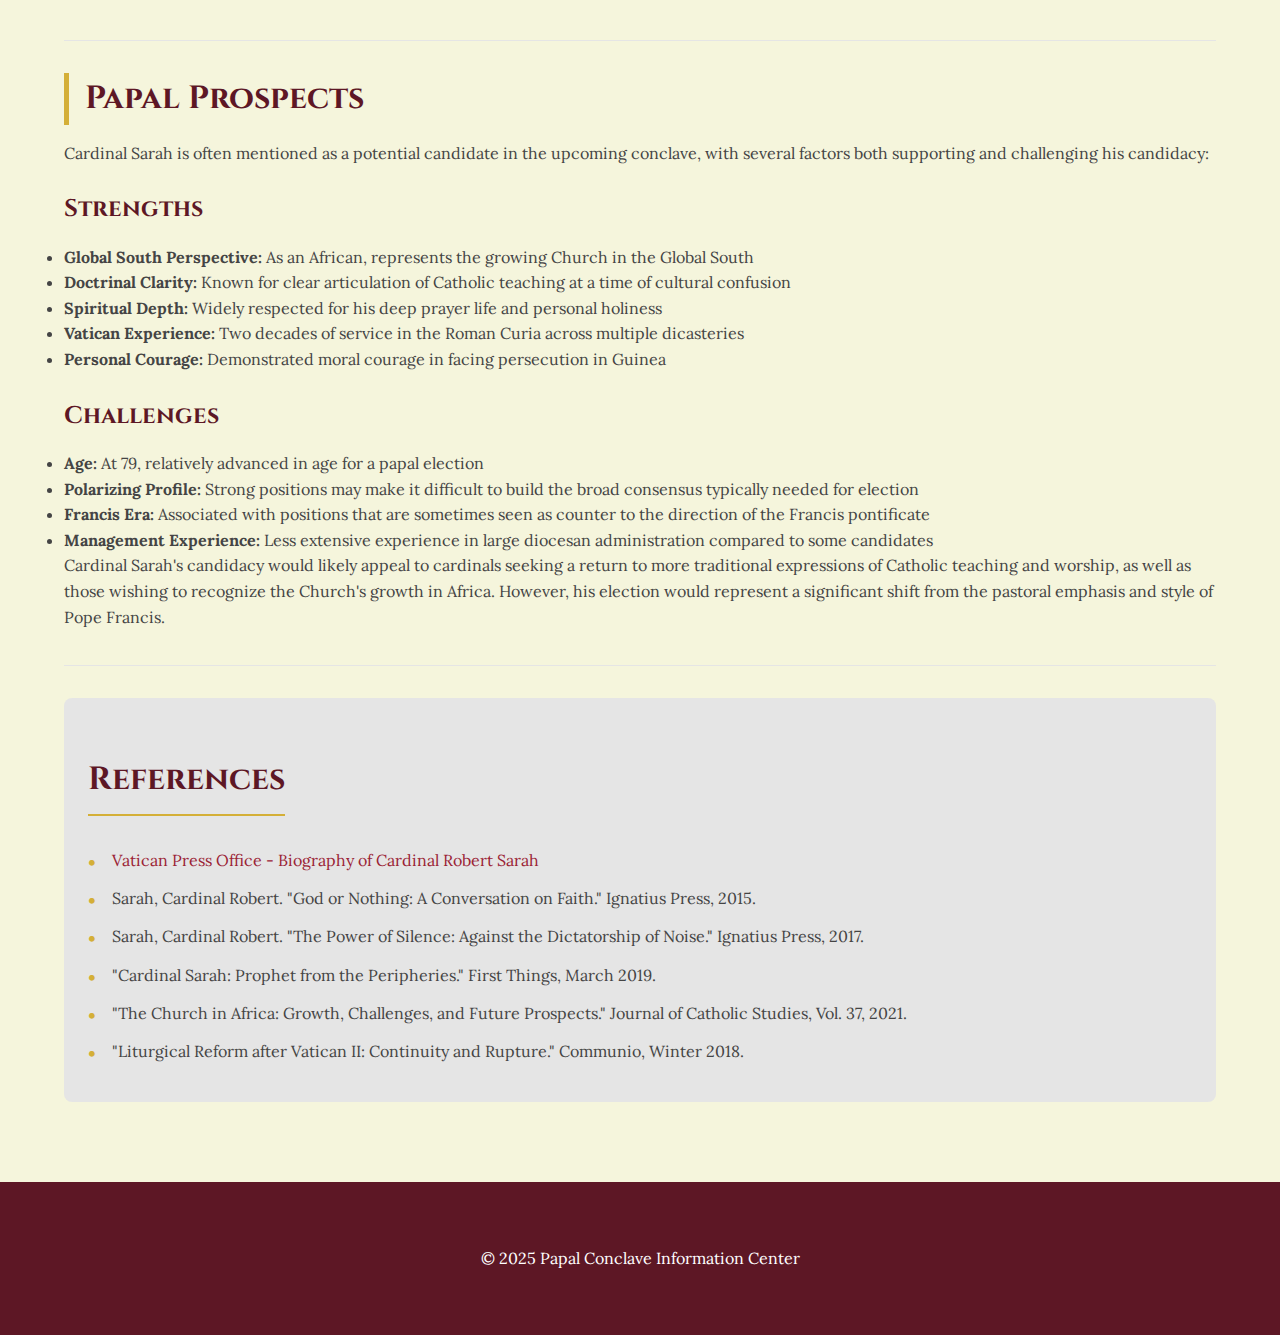
<file: candidate-sarah.html>
<!DOCTYPE html>
<html lang="en">
<head>
  <meta charset="UTF-8">
  <meta name="viewport" content="width=device-width, initial-scale=1.0">
  <meta name="description" content="Detailed profile of Cardinal Robert Sarah, Prefect Emeritus of the Congregation for Divine Worship and the Discipline of the Sacraments and papal candidate">
  <title>Cardinal Robert Sarah | Papal Candidate Profile</title>
  <link rel="preconnect" href="https://fonts.googleapis.com">
  <link rel="preconnect" href="https://fonts.gstatic.com" crossorigin>
  <link href="https://fonts.googleapis.com/css2?family=Cinzel:wght@400;700&family=Lora:ital,wght@0,400;0,700;1,400&display=swap" rel="stylesheet">
  <link rel="stylesheet" href="assets/css/style.css">
</head>
<body>
  <header>
    <div class="container">
      <h1>Papal Conclave 2025</h1>
      <p>Profiles of Cardinal Candidates to Succeed Pope Francis</p>
    </div>
  </header>

  <main class="container">
    <a href="index.html" class="back-button">&larr; Back to Candidates</a>
    
    <div class="candidate-header">
      <div class="candidate-image">
        <img src="assets/images/gettyimages-107032722-612x612-34f1.jpg" alt="Cardinal Robert Sarah" width="612" height="612">
      </div>
      
      <div class="candidate-info">
        <h1>Cardinal Robert Sarah</h1>
        <p class="candidate-meta">79 years old | Guinean | Prefect Emeritus of the Congregation for Divine Worship and the Discipline of the Sacraments</p>
        <p><strong>Motto:</strong> <em>"Sufficit tibi gratia mea"</em> (My grace is sufficient for you)</p>
        <p><strong>Created Cardinal:</strong> November 20, 2010 by Pope Benedict XVI</p>
        <p><strong>Languages:</strong> French (native), Italian, English, Latin</p>
      </div>
    </div>
    
    <section class="section">
      <h2>Biography</h2>
      <p>Robert Sarah was born on June 15, 1945, in Ourous, Guinea, in West Africa. His birth occurred during the final months of World War II, in what was then French Guinea. He grew up in a remote village in a family that had recently converted to Catholicism, providing him with a unique perspective on faith and evangelization from an early age.</p>
      
      <h3>Education</h3>
      <p>Cardinal Sarah's educational journey was remarkable given his humble origins. After completing middle school, he was obliged to leave home to continue his studies at the minor seminary in Bingerville, Ivory Coast. Following Guinea's independence from France in 1958, he returned to his homeland and completed his preparatory studies.</p>
      
      <p>After his ordination to the priesthood, Cardinal Sarah pursued higher studies at prestigious institutions:</p>
      <ul>
        <li>Licentiate in Theology from the Pontifical Gregorian University in Rome</li>
        <li>Licentiate in Sacred Scripture from the Studium Biblicum Franciscanum in Jerusalem</li>
      </ul>
      
      <p>This solid academic formation in both theology and biblical studies provided the foundation for his later roles as a bishop, Vatican official, and thought leader within the Church.</p>
      
      <h3>Ordination Timeline</h3>
      <ul>
        <li><strong>Priesthood:</strong> July 20, 1969, ordained in Conakry, Guinea</li>
        <li><strong>Episcopal Appointment:</strong> August 13, 1979, appointed Archbishop of Conakry by Pope John Paul II at the remarkably young age of 34, making him the youngest bishop in the world at that time</li>
        <li><strong>Episcopal Consecration:</strong> December 8, 1979</li>
        <li><strong>Vatican Appointment:</strong> October 1, 2001, appointed Secretary of the Congregation for the Evangelization of Peoples</li>
        <li><strong>Pontifical Council Presidency:</strong> October 7, 2010, appointed President of the Pontifical Council "Cor Unum" by Pope Benedict XVI</li>
        <li><strong>Created Cardinal:</strong> November 20, 2010, by Pope Benedict XVI</li>
        <li><strong>Prefect Appointment:</strong> November 23, 2014, appointed Prefect of the Congregation for Divine Worship and the Discipline of the Sacraments by Pope Francis</li>
      </ul>
    </section>
    
    <section class="section">
      <h2>Vatican Roles</h2>
      <h3>Current Positions</h3>
      <ul>
        <li>Prefect Emeritus of the Congregation for Divine Worship and the Discipline of the Sacraments (since February 2021)</li>
        <li>Member of the Dicastery for the Oriental Churches</li>
        <li>Member of the Dicastery for the Causes of Saints</li>
        <li>Member of the Dicastery for Evangelization</li>
        <li>Member of the Dicastery for Divine Worship and the Discipline of the Sacraments</li>
      </ul>
      
      <h3>Past Positions</h3>
      <ul>
        <li>Prefect of the Congregation for Divine Worship and the Discipline of the Sacraments (2014-2021)</li>
        <li>President of the Pontifical Council "Cor Unum" (2010-2014), the Vatican's charitable arm</li>
        <li>Secretary of the Congregation for the Evangelization of Peoples (2001-2010)</li>
        <li>Member of various Congregations and Pontifical Councils under multiple pontificates</li>
      </ul>
      
      <p>Cardinal Sarah's two decades of service in the Roman Curia have given him extensive experience in Vatican governance across departments focused on evangelization, charitable works, and liturgy. His tenure as Prefect of Divine Worship was particularly significant as he sought to emphasize reverence and tradition in Catholic liturgical practice.</p>
    </section>
    
    <section class="section">
      <h2>Theological Profile</h2>
      <p>Cardinal Sarah is known for his articulate defense of traditional Catholic teachings and liturgical practices. His theological positions reflect a commitment to doctrinal clarity and continuity with Church tradition.</p>
      
      <h3>Key Theological Emphases</h3>
      <ul>
        <li><strong>Liturgy:</strong> Strong advocate for reverent, God-centered worship; promoter of silence, ad orientem celebration (priest facing east), and Gregorian chant</li>
        <li><strong>Doctrine:</strong> Defender of traditional Catholic teachings on marriage, sexuality, and bioethics</li>
        <li><strong>Spiritual Life:</strong> Emphasis on prayer, contemplation, and authentic interior conversion</li>
        <li><strong>Cultural Critique:</strong> Critical of Western secularism, relativism, and materialistic individualism</li>
        <li><strong>Evangelization:</strong> Advocate for clear, uncompromising proclamation of Catholic teaching in mission territories</li>
      </ul>
      
      <h3>Notable Publications</h3>
      <p>Cardinal Sarah is a prolific author whose books have become influential in contemporary Catholic thought:</p>
      <ul>
        <li>"God or Nothing: A Conversation on Faith" (2015) - A spiritual autobiography and reflection on the challenges facing the Church</li>
        <li>"The Power of Silence: Against the Dictatorship of Noise" (2017) - An exploration of the spiritual necessity of silence in modern life</li>
        <li>"The Day Is Now Far Spent" (2019) - A critical analysis of the spiritual and moral crisis in Western society</li>
        <li>"From the Depths of Our Hearts" (2020, with Benedict XVI) - Reflections on priestly celibacy</li>
        <li>"Catechism of the Spiritual Life" (2022) - A systematic presentation of Catholic spiritual teachings</li>
      </ul>
      
      <p>These works have been translated into multiple languages and have established Cardinal Sarah as one of the most influential theological voices in contemporary Catholicism, particularly among those who value traditional expressions of the faith.</p>
    </section>
    
    <section class="section">
      <h2>Global Experience</h2>
      <p>Cardinal Sarah's global experience is uniquely shaped by his African heritage and his extensive service in both his native continent and the universal Church.</p>
      
      <h3>African Leadership</h3>
      <p>As Archbishop of Conakry from 1979 to 2001, Cardinal Sarah led the Church in Guinea during a tumultuous period of political instability and dictatorship. Under the Marxist regime of Sékou Touré, he courageously defended the Church's independence and the dignity of the Guinean people. This experience of leading a Church under persecution gave him firsthand insight into the challenges faced by Catholics in regions where Christianity is a minority religion or faces government hostility.</p>
      
      <h3>International Missionary Experience</h3>
      <p>In his role as Secretary of the Congregation for the Evangelization of Peoples (2001-2010), Cardinal Sarah oversaw the Church's missionary activities worldwide. This position required extensive travel to mission territories across Africa, Asia, Oceania, and Latin America, giving him broad exposure to the diversity of the global Church and the various contexts in which evangelization occurs.</p>
      
      <h3>Languages and Cultural Awareness</h3>
      <p>Cardinal Sarah is fluent in French (his primary language), Italian, and English, with knowledge of Latin. His upbringing in Guinea, education in Rome and Jerusalem, and extensive international travel have given him a cosmopolitan perspective rare among African prelates. At the same time, he often speaks of how his African heritage has shaped his understanding of faith, community, and the sacred.</p>
    </section>
    
    <section class="section">
      <h2>Reputation and Influence</h2>
      <p>Cardinal Sarah is regarded as one of the most prominent conservative voices in the College of Cardinals, with significant influence among Catholics who value traditional expressions of faith and worship.</p>
      
      <h3>Papal Conclave Experience</h3>
      <p>Cardinal Sarah participated in the 2013 conclave that elected Pope Francis. While not considered a frontrunner at that time, his profile within the Church has risen considerably since then through his leadership roles and publications.</p>
      
      <h3>Relationship with Recent Popes</h3>
      <ul>
        <li><strong>With John Paul II:</strong> Appointed as the youngest bishop in the world by John Paul II, who recognized his potential early</li>
        <li><strong>With Benedict XVI:</strong> Strong intellectual and spiritual affinity; appointed to key Vatican posts by Benedict and collaborated on the book about priestly celibacy after Benedict's retirement</li>
        <li><strong>With Francis:</strong> More complex relationship marked by both collaboration and occasional tensions over liturgical and doctrinal matters</li>
      </ul>
      
      <h3>Public Reception</h3>
      <p>Cardinal Sarah's directness and clarity in expressing traditional Catholic positions have made him a polarizing figure in some quarters. He is viewed with deep admiration by those who share his traditional outlook and with reservation by those who favor a more progressive approach. His speeches and writings regularly generate significant attention in Catholic media globally.</p>
    </section>
    
    <section class="section">
      <h2>Controversies and Criticisms</h2>
      <p>Cardinal Sarah's tenure in Vatican leadership has not been without controversies, particularly during his time as Prefect of Divine Worship under Pope Francis:</p>
      
      <h3>Liturgical Directions</h3>
      <p>In 2016, Cardinal Sarah suggested that priests should return to celebrating Mass ad orientem (facing east, with their backs to the congregation). This statement, which some interpreted as contradicting Pope Francis's liturgical vision, prompted a clarification from the Vatican press office that no new liturgical directives had been issued.</p>
      
      <h3>Book Controversy</h3>
      <p>The 2020 book "From the Depths of Our Hearts," originally published with Pope Emeritus Benedict XVI listed as co-author, created controversy when Benedict's personal secretary requested that Benedict's name be removed as co-author, though his contribution remained in the text. The book, released amid discussions about allowing married priests in the Amazon region, was seen by some as an attempt to influence the Pope's decision on the matter.</p>
      
      <h3>Leadership Style</h3>
      <p>Some observers have noted tensions between Cardinal Sarah's directorate and other Vatican offices during his tenure as Prefect, suggesting occasional difficulties in collaborative governance within the Roman Curia.</p>
      
      <p>Despite these controversies, Cardinal Sarah has maintained his dignity and composure, consistently expressing loyalty to the Pope while also staying true to his convictions.</p>
    </section>
    
    <section class="section">
      <h2>Papal Prospects</h2>
      <p>Cardinal Sarah is often mentioned as a potential candidate in the upcoming conclave, with several factors both supporting and challenging his candidacy:</p>
      
      <h3>Strengths</h3>
      <ul>
        <li><strong>Global South Perspective:</strong> As an African, represents the growing Church in the Global South</li>
        <li><strong>Doctrinal Clarity:</strong> Known for clear articulation of Catholic teaching at a time of cultural confusion</li>
        <li><strong>Spiritual Depth:</strong> Widely respected for his deep prayer life and personal holiness</li>
        <li><strong>Vatican Experience:</strong> Two decades of service in the Roman Curia across multiple dicasteries</li>
        <li><strong>Personal Courage:</strong> Demonstrated moral courage in facing persecution in Guinea</li>
      </ul>
      
      <h3>Challenges</h3>
      <ul>
        <li><strong>Age:</strong> At 79, relatively advanced in age for a papal election</li>
        <li><strong>Polarizing Profile:</strong> Strong positions may make it difficult to build the broad consensus typically needed for election</li>
        <li><strong>Francis Era:</strong> Associated with positions that are sometimes seen as counter to the direction of the Francis pontificate</li>
        <li><strong>Management Experience:</strong> Less extensive experience in large diocesan administration compared to some candidates</li>
      </ul>
      
      <p>Cardinal Sarah's candidacy would likely appeal to cardinals seeking a return to more traditional expressions of Catholic teaching and worship, as well as those wishing to recognize the Church's growth in Africa. However, his election would represent a significant shift from the pastoral emphasis and style of Pope Francis.</p>
    </section>
    
    <section class="references">
      <h2>References</h2>
      <ul>
        <li><a href="https://press.vatican.va/content/salastampa/en/documentation/cardinali_biografie/cardinali_bio_sarah_r.html" target="_blank">Vatican Press Office - Biography of Cardinal Robert Sarah</a></li>
        <li>Sarah, Cardinal Robert. "God or Nothing: A Conversation on Faith." Ignatius Press, 2015.</li>
        <li>Sarah, Cardinal Robert. "The Power of Silence: Against the Dictatorship of Noise." Ignatius Press, 2017.</li>
        <li>"Cardinal Sarah: Prophet from the Peripheries." First Things, March 2019.</li>
        <li>"The Church in Africa: Growth, Challenges, and Future Prospects." Journal of Catholic Studies, Vol. 37, 2021.</li>
        <li>"Liturgical Reform after Vatican II: Continuity and Rupture." Communio, Winter 2018.</li>
      </ul>
    </section>
  </main>

  <footer>
    <div class="container">
      <p>&copy; 2025 Papal Conclave Information Center</p>
    </div>
  </footer>

  <script src="assets/js/scripts.js"></script>
</body>
</html>
</file>
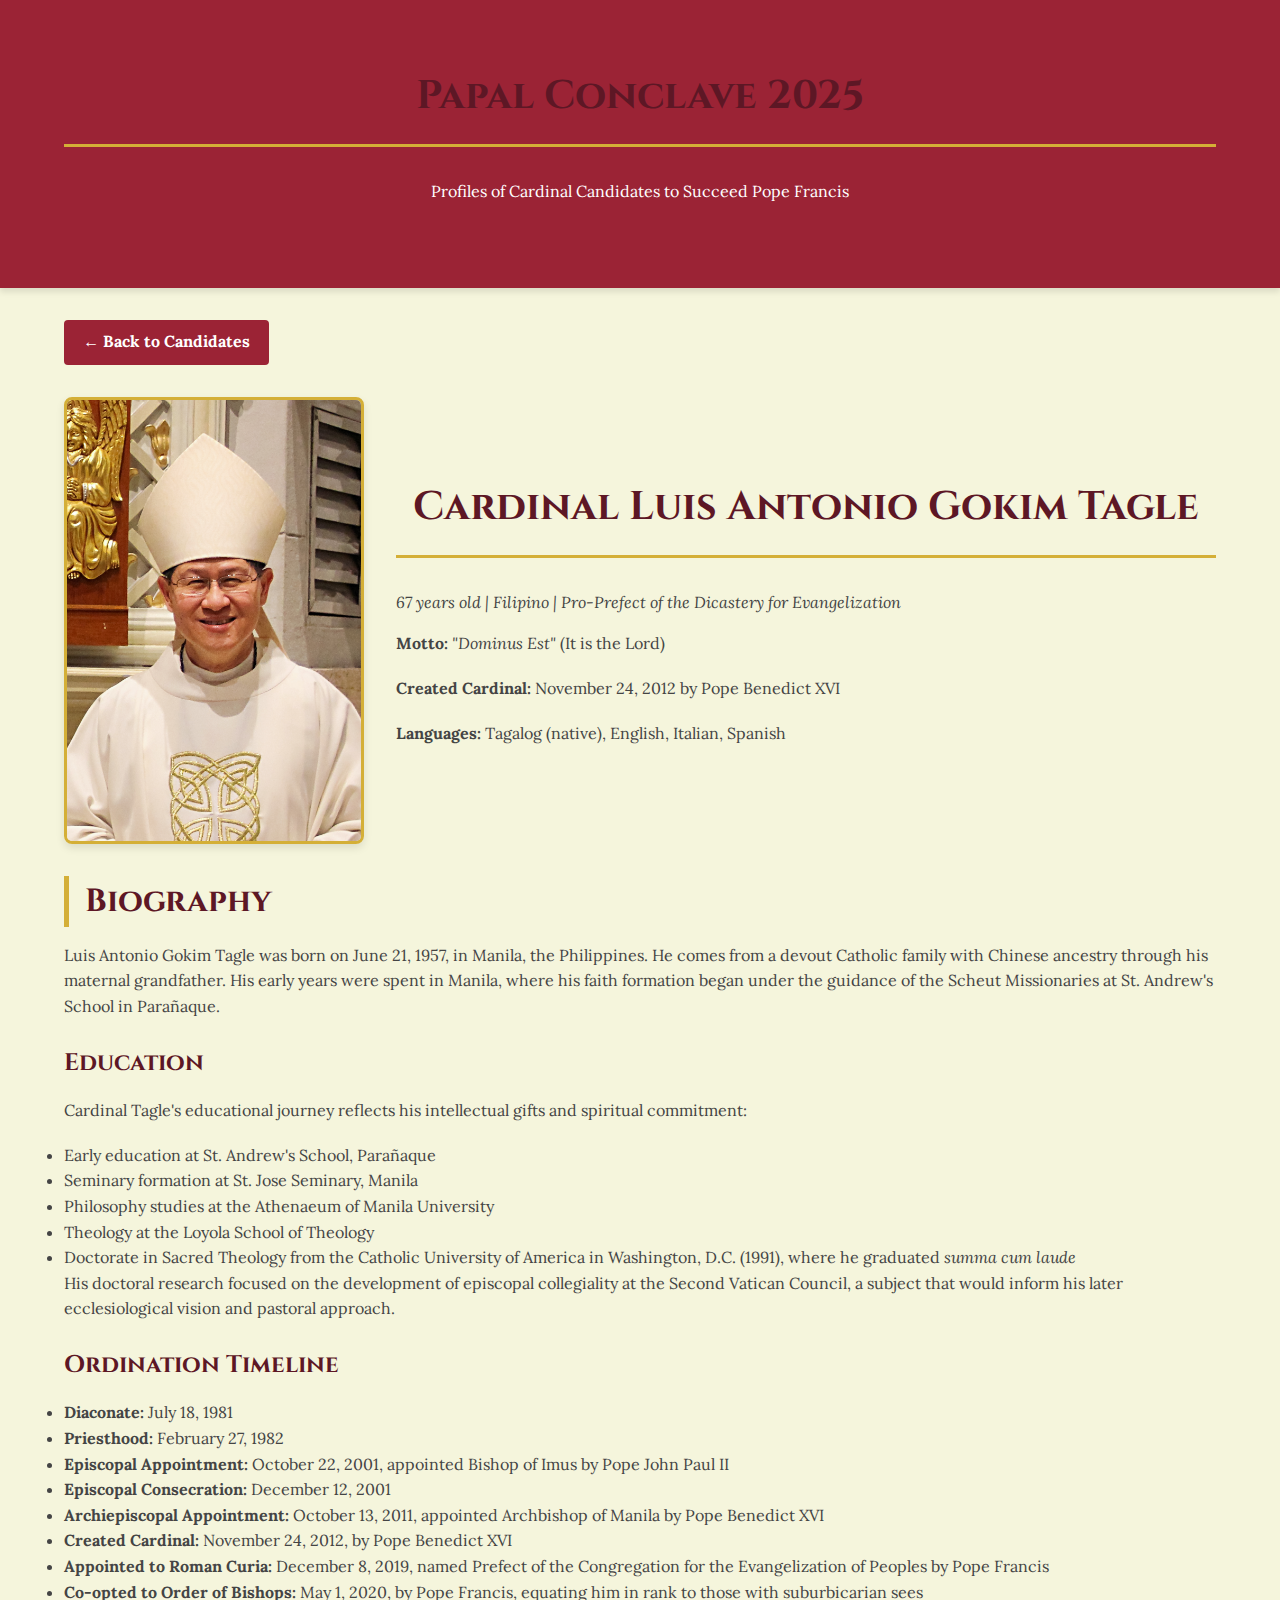
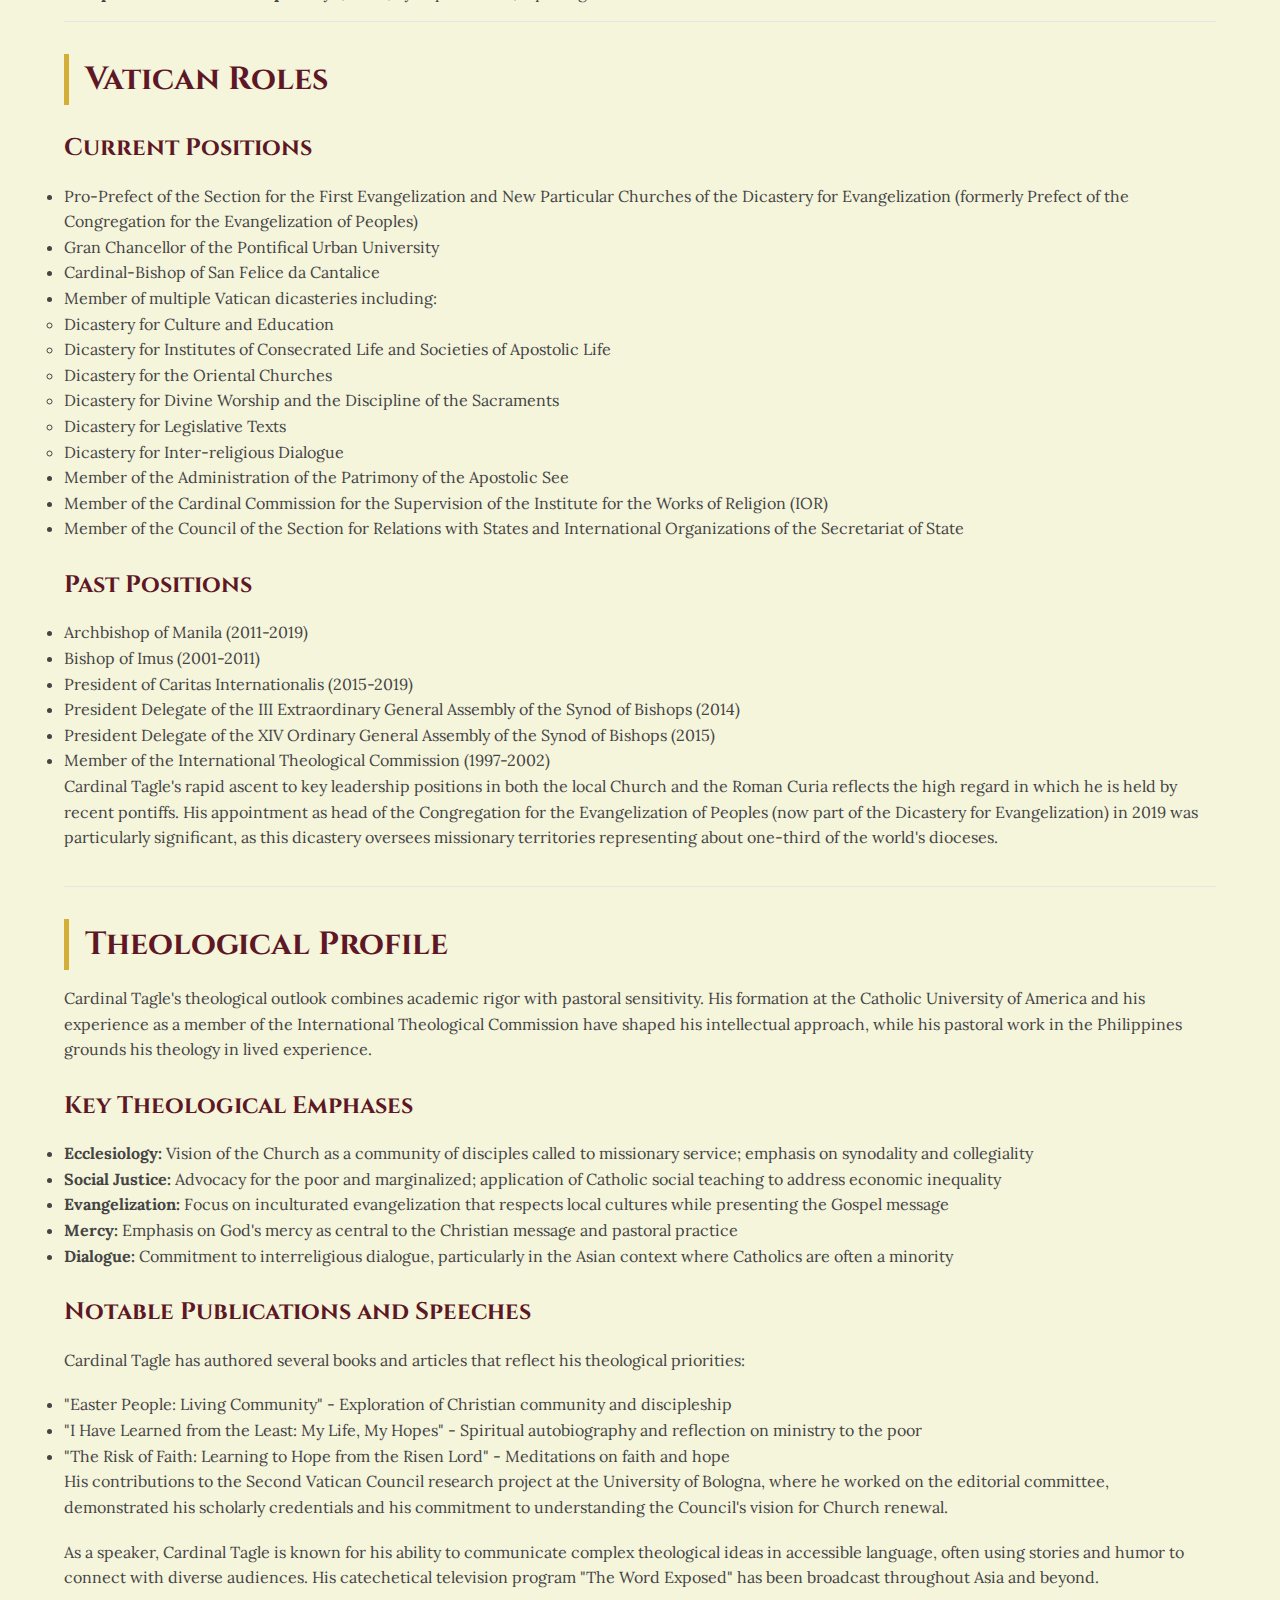
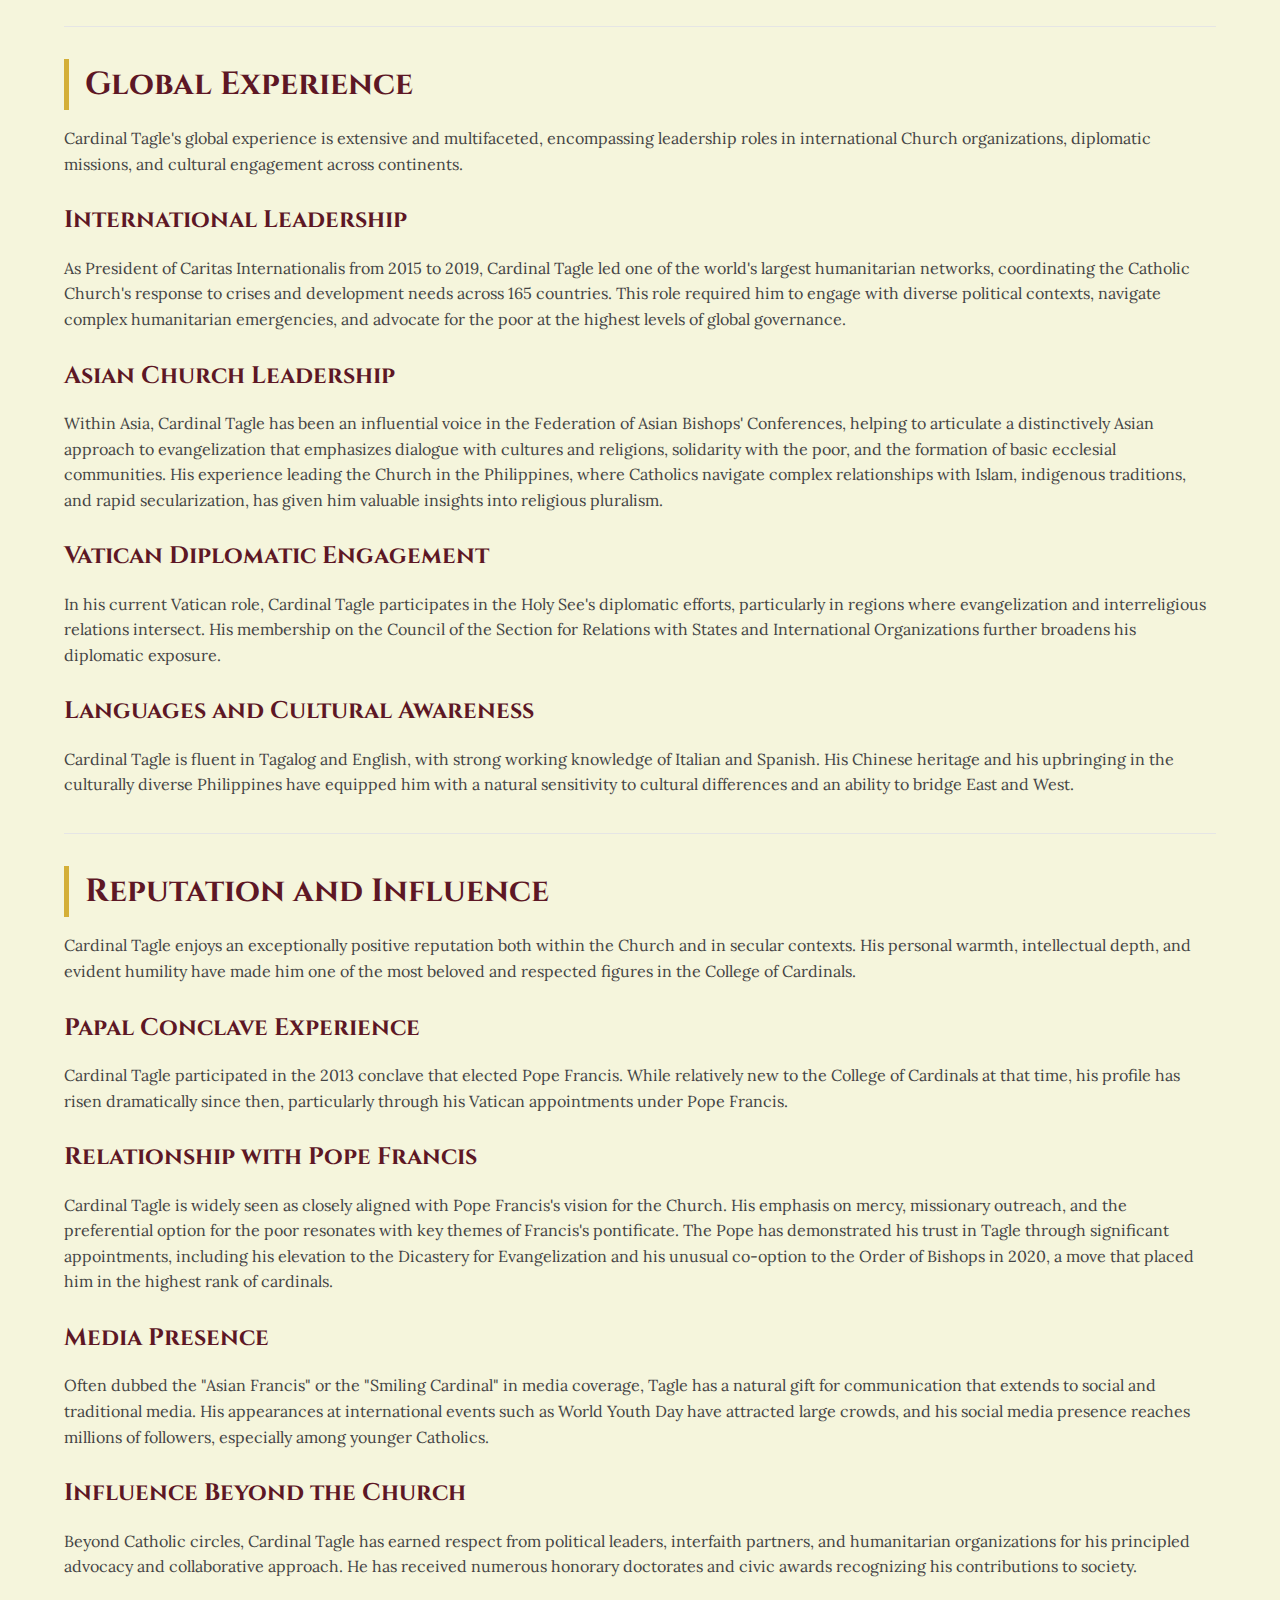
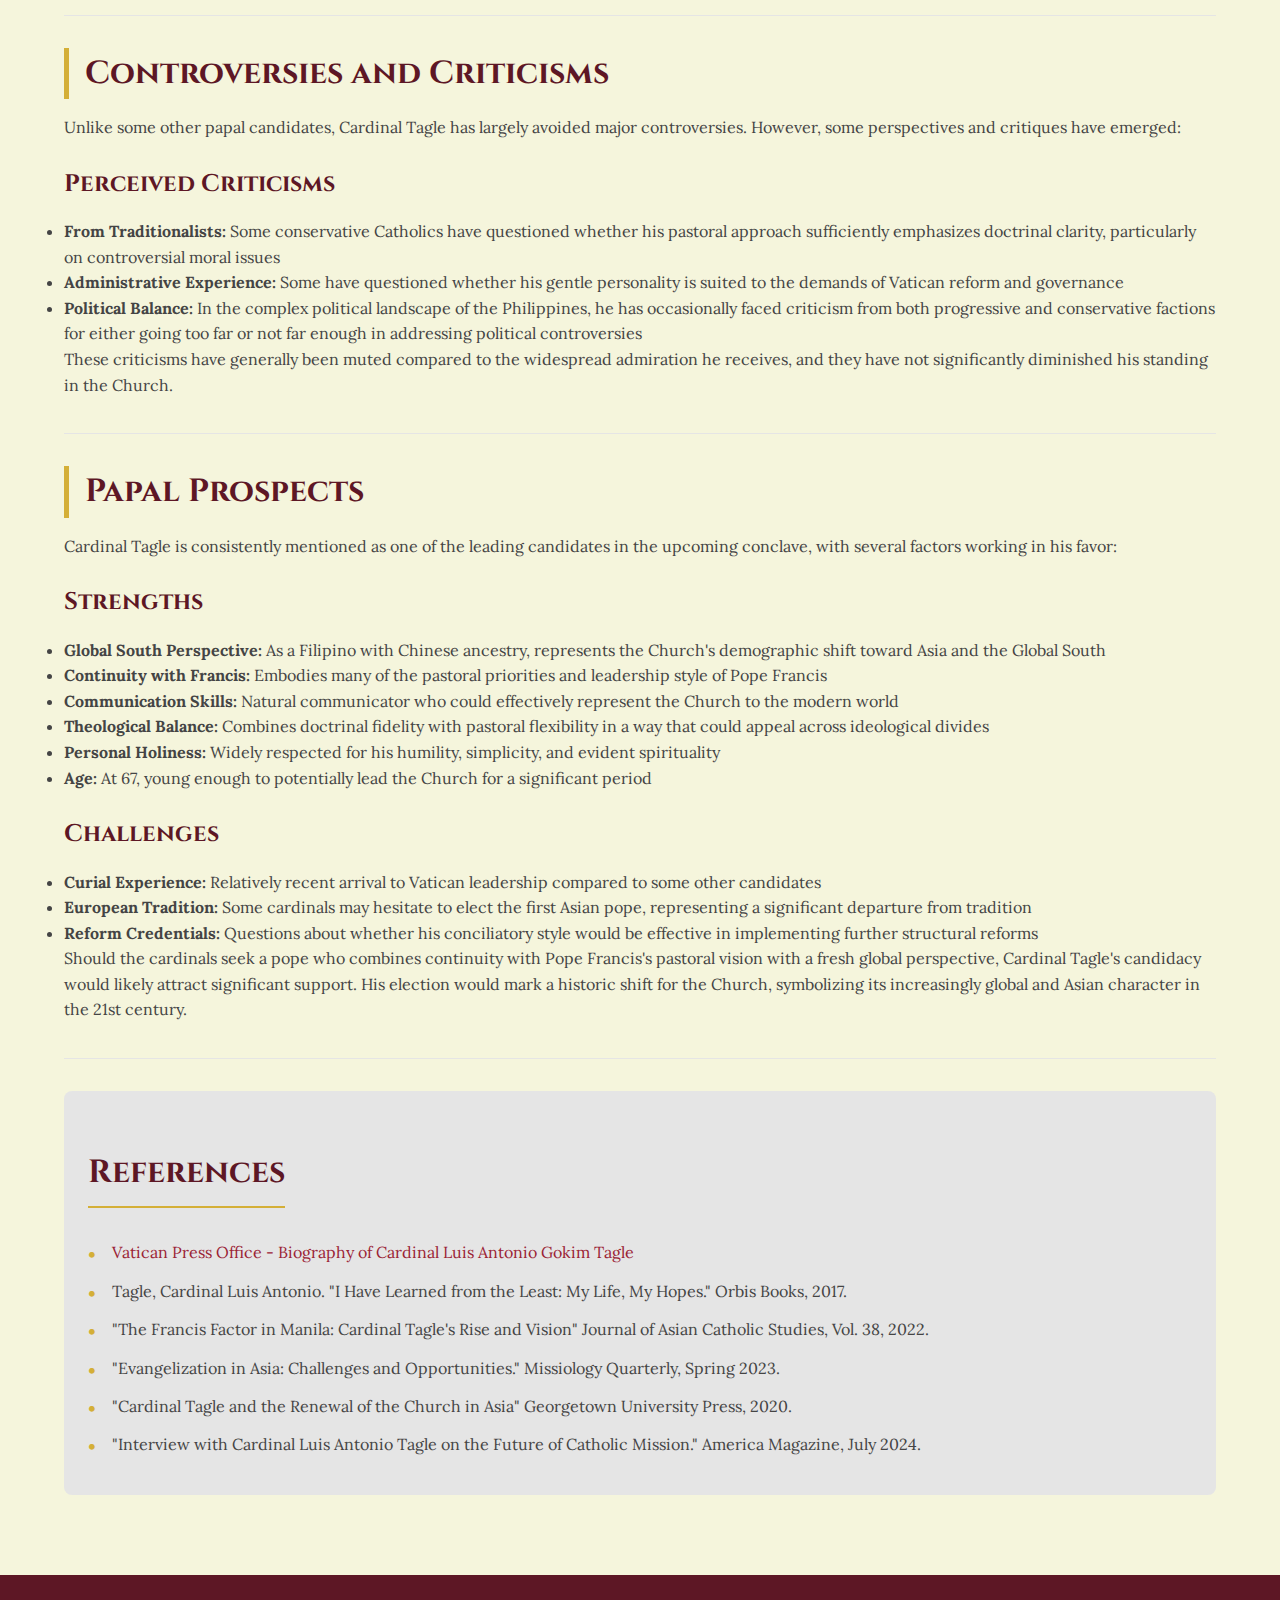
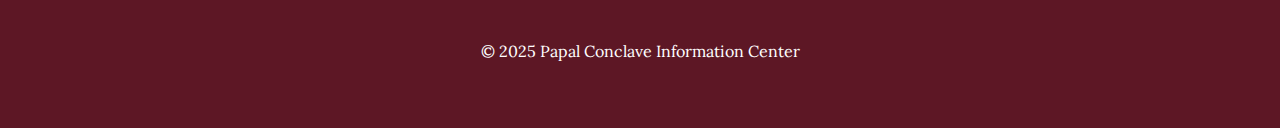
<file: candidate-tagle.html>
<!DOCTYPE html>
<html lang="en">
<head>
  <meta charset="UTF-8">
  <meta name="viewport" content="width=device-width, initial-scale=1.0">
  <meta name="description" content="Detailed profile of Cardinal Luis Antonio Tagle, Pro-Prefect of the Dicastery for Evangelization and papal candidate">
  <title>Cardinal Luis Antonio Tagle | Papal Candidate Profile</title>
  <link rel="preconnect" href="https://fonts.googleapis.com">
  <link rel="preconnect" href="https://fonts.gstatic.com" crossorigin>
  <link href="https://fonts.googleapis.com/css2?family=Cinzel:wght@400;700&family=Lora:ital,wght@0,400;0,700;1,400&display=swap" rel="stylesheet">
  <link rel="stylesheet" href="assets/css/style.css">
</head>
<body>
  <header>
    <div class="container">
      <h1>Papal Conclave 2025</h1>
      <p>Profiles of Cardinal Candidates to Succeed Pope Francis</p>
    </div>
  </header>

  <main class="container">
    <a href="index.html" class="back-button">&larr; Back to Candidates</a>
    
    <div class="candidate-header">
      <div class="candidate-image">
        <img src="assets/images/Luis_Antonio_Tagle_in_2016-ccab.png" alt="Cardinal Luis Antonio Tagle" width="612" height="612">
      </div>
      
      <div class="candidate-info">
        <h1>Cardinal Luis Antonio Gokim Tagle</h1>
        <p class="candidate-meta">67 years old | Filipino | Pro-Prefect of the Dicastery for Evangelization</p>
        <p><strong>Motto:</strong> <em>"Dominus Est"</em> (It is the Lord)</p>
        <p><strong>Created Cardinal:</strong> November 24, 2012 by Pope Benedict XVI</p>
        <p><strong>Languages:</strong> Tagalog (native), English, Italian, Spanish</p>
      </div>
    </div>
    
    <section class="section">
      <h2>Biography</h2>
      <p>Luis Antonio Gokim Tagle was born on June 21, 1957, in Manila, the Philippines. He comes from a devout Catholic family with Chinese ancestry through his maternal grandfather. His early years were spent in Manila, where his faith formation began under the guidance of the Scheut Missionaries at St. Andrew's School in Parañaque.</p>
      
      <h3>Education</h3>
      <p>Cardinal Tagle's educational journey reflects his intellectual gifts and spiritual commitment:</p>
      <ul>
        <li>Early education at St. Andrew's School, Parañaque</li>
        <li>Seminary formation at St. Jose Seminary, Manila</li>
        <li>Philosophy studies at the Athenaeum of Manila University</li>
        <li>Theology at the Loyola School of Theology</li>
        <li>Doctorate in Sacred Theology from the Catholic University of America in Washington, D.C. (1991), where he graduated <em>summa cum laude</em></li>
      </ul>
      
      <p>His doctoral research focused on the development of episcopal collegiality at the Second Vatican Council, a subject that would inform his later ecclesiological vision and pastoral approach.</p>
      
      <h3>Ordination Timeline</h3>
      <ul>
        <li><strong>Diaconate:</strong> July 18, 1981</li>
        <li><strong>Priesthood:</strong> February 27, 1982</li>
        <li><strong>Episcopal Appointment:</strong> October 22, 2001, appointed Bishop of Imus by Pope John Paul II</li>
        <li><strong>Episcopal Consecration:</strong> December 12, 2001</li>
        <li><strong>Archiepiscopal Appointment:</strong> October 13, 2011, appointed Archbishop of Manila by Pope Benedict XVI</li>
        <li><strong>Created Cardinal:</strong> November 24, 2012, by Pope Benedict XVI</li>
        <li><strong>Appointed to Roman Curia:</strong> December 8, 2019, named Prefect of the Congregation for the Evangelization of Peoples by Pope Francis</li>
        <li><strong>Co-opted to Order of Bishops:</strong> May 1, 2020, by Pope Francis, equating him in rank to those with suburbicarian sees</li>
      </ul>
    </section>
    
    <section class="section">
      <h2>Vatican Roles</h2>
      <h3>Current Positions</h3>
      <ul>
        <li>Pro-Prefect of the Section for the First Evangelization and New Particular Churches of the Dicastery for Evangelization (formerly Prefect of the Congregation for the Evangelization of Peoples)</li>
        <li>Gran Chancellor of the Pontifical Urban University</li>
        <li>Cardinal-Bishop of San Felice da Cantalice</li>
        <li>Member of multiple Vatican dicasteries including:
          <ul>
            <li>Dicastery for Culture and Education</li>
            <li>Dicastery for Institutes of Consecrated Life and Societies of Apostolic Life</li>
            <li>Dicastery for the Oriental Churches</li>
            <li>Dicastery for Divine Worship and the Discipline of the Sacraments</li>
            <li>Dicastery for Legislative Texts</li>
            <li>Dicastery for Inter-religious Dialogue</li>
          </ul>
        </li>
        <li>Member of the Administration of the Patrimony of the Apostolic See</li>
        <li>Member of the Cardinal Commission for the Supervision of the Institute for the Works of Religion (IOR)</li>
        <li>Member of the Council of the Section for Relations with States and International Organizations of the Secretariat of State</li>
      </ul>
      
      <h3>Past Positions</h3>
      <ul>
        <li>Archbishop of Manila (2011-2019)</li>
        <li>Bishop of Imus (2001-2011)</li>
        <li>President of Caritas Internationalis (2015-2019)</li>
        <li>President Delegate of the III Extraordinary General Assembly of the Synod of Bishops (2014)</li>
        <li>President Delegate of the XIV Ordinary General Assembly of the Synod of Bishops (2015)</li>
        <li>Member of the International Theological Commission (1997-2002)</li>
      </ul>
      
      <p>Cardinal Tagle's rapid ascent to key leadership positions in both the local Church and the Roman Curia reflects the high regard in which he is held by recent pontiffs. His appointment as head of the Congregation for the Evangelization of Peoples (now part of the Dicastery for Evangelization) in 2019 was particularly significant, as this dicastery oversees missionary territories representing about one-third of the world's dioceses.</p>
    </section>
    
    <section class="section">
      <h2>Theological Profile</h2>
      <p>Cardinal Tagle's theological outlook combines academic rigor with pastoral sensitivity. His formation at the Catholic University of America and his experience as a member of the International Theological Commission have shaped his intellectual approach, while his pastoral work in the Philippines grounds his theology in lived experience.</p>
      
      <h3>Key Theological Emphases</h3>
      <ul>
        <li><strong>Ecclesiology:</strong> Vision of the Church as a community of disciples called to missionary service; emphasis on synodality and collegiality</li>
        <li><strong>Social Justice:</strong> Advocacy for the poor and marginalized; application of Catholic social teaching to address economic inequality</li>
        <li><strong>Evangelization:</strong> Focus on inculturated evangelization that respects local cultures while presenting the Gospel message</li>
        <li><strong>Mercy:</strong> Emphasis on God's mercy as central to the Christian message and pastoral practice</li>
        <li><strong>Dialogue:</strong> Commitment to interreligious dialogue, particularly in the Asian context where Catholics are often a minority</li>
      </ul>
      
      <h3>Notable Publications and Speeches</h3>
      <p>Cardinal Tagle has authored several books and articles that reflect his theological priorities:</p>
      <ul>
        <li>"Easter People: Living Community" - Exploration of Christian community and discipleship</li>
        <li>"I Have Learned from the Least: My Life, My Hopes" - Spiritual autobiography and reflection on ministry to the poor</li>
        <li>"The Risk of Faith: Learning to Hope from the Risen Lord" - Meditations on faith and hope</li>
      </ul>
      
      <p>His contributions to the Second Vatican Council research project at the University of Bologna, where he worked on the editorial committee, demonstrated his scholarly credentials and his commitment to understanding the Council's vision for Church renewal.</p>
      
      <p>As a speaker, Cardinal Tagle is known for his ability to communicate complex theological ideas in accessible language, often using stories and humor to connect with diverse audiences. His catechetical television program "The Word Exposed" has been broadcast throughout Asia and beyond.</p>
    </section>
    
    <section class="section">
      <h2>Global Experience</h2>
      <p>Cardinal Tagle's global experience is extensive and multifaceted, encompassing leadership roles in international Church organizations, diplomatic missions, and cultural engagement across continents.</p>
      
      <h3>International Leadership</h3>
      <p>As President of Caritas Internationalis from 2015 to 2019, Cardinal Tagle led one of the world's largest humanitarian networks, coordinating the Catholic Church's response to crises and development needs across 165 countries. This role required him to engage with diverse political contexts, navigate complex humanitarian emergencies, and advocate for the poor at the highest levels of global governance.</p>
      
      <h3>Asian Church Leadership</h3>
      <p>Within Asia, Cardinal Tagle has been an influential voice in the Federation of Asian Bishops' Conferences, helping to articulate a distinctively Asian approach to evangelization that emphasizes dialogue with cultures and religions, solidarity with the poor, and the formation of basic ecclesial communities. His experience leading the Church in the Philippines, where Catholics navigate complex relationships with Islam, indigenous traditions, and rapid secularization, has given him valuable insights into religious pluralism.</p>
      
      <h3>Vatican Diplomatic Engagement</h3>
      <p>In his current Vatican role, Cardinal Tagle participates in the Holy See's diplomatic efforts, particularly in regions where evangelization and interreligious relations intersect. His membership on the Council of the Section for Relations with States and International Organizations further broadens his diplomatic exposure.</p>
      
      <h3>Languages and Cultural Awareness</h3>
      <p>Cardinal Tagle is fluent in Tagalog and English, with strong working knowledge of Italian and Spanish. His Chinese heritage and his upbringing in the culturally diverse Philippines have equipped him with a natural sensitivity to cultural differences and an ability to bridge East and West.</p>
    </section>
    
    <section class="section">
      <h2>Reputation and Influence</h2>
      <p>Cardinal Tagle enjoys an exceptionally positive reputation both within the Church and in secular contexts. His personal warmth, intellectual depth, and evident humility have made him one of the most beloved and respected figures in the College of Cardinals.</p>
      
      <h3>Papal Conclave Experience</h3>
      <p>Cardinal Tagle participated in the 2013 conclave that elected Pope Francis. While relatively new to the College of Cardinals at that time, his profile has risen dramatically since then, particularly through his Vatican appointments under Pope Francis.</p>
      
      <h3>Relationship with Pope Francis</h3>
      <p>Cardinal Tagle is widely seen as closely aligned with Pope Francis's vision for the Church. His emphasis on mercy, missionary outreach, and the preferential option for the poor resonates with key themes of Francis's pontificate. The Pope has demonstrated his trust in Tagle through significant appointments, including his elevation to the Dicastery for Evangelization and his unusual co-option to the Order of Bishops in 2020, a move that placed him in the highest rank of cardinals.</p>
      
      <h3>Media Presence</h3>
      <p>Often dubbed the "Asian Francis" or the "Smiling Cardinal" in media coverage, Tagle has a natural gift for communication that extends to social and traditional media. His appearances at international events such as World Youth Day have attracted large crowds, and his social media presence reaches millions of followers, especially among younger Catholics.</p>
      
      <h3>Influence Beyond the Church</h3>
      <p>Beyond Catholic circles, Cardinal Tagle has earned respect from political leaders, interfaith partners, and humanitarian organizations for his principled advocacy and collaborative approach. He has received numerous honorary doctorates and civic awards recognizing his contributions to society.</p>
    </section>
    
    <section class="section">
      <h2>Controversies and Criticisms</h2>
      <p>Unlike some other papal candidates, Cardinal Tagle has largely avoided major controversies. However, some perspectives and critiques have emerged:</p>
      
      <h3>Perceived Criticisms</h3>
      <ul>
        <li><strong>From Traditionalists:</strong> Some conservative Catholics have questioned whether his pastoral approach sufficiently emphasizes doctrinal clarity, particularly on controversial moral issues</li>
        <li><strong>Administrative Experience:</strong> Some have questioned whether his gentle personality is suited to the demands of Vatican reform and governance</li>
        <li><strong>Political Balance:</strong> In the complex political landscape of the Philippines, he has occasionally faced criticism from both progressive and conservative factions for either going too far or not far enough in addressing political controversies</li>
      </ul>
      
      <p>These criticisms have generally been muted compared to the widespread admiration he receives, and they have not significantly diminished his standing in the Church.</p>
    </section>
    
    <section class="section">
      <h2>Papal Prospects</h2>
      <p>Cardinal Tagle is consistently mentioned as one of the leading candidates in the upcoming conclave, with several factors working in his favor:</p>
      
      <h3>Strengths</h3>
      <ul>
        <li><strong>Global South Perspective:</strong> As a Filipino with Chinese ancestry, represents the Church's demographic shift toward Asia and the Global South</li>
        <li><strong>Continuity with Francis:</strong> Embodies many of the pastoral priorities and leadership style of Pope Francis</li>
        <li><strong>Communication Skills:</strong> Natural communicator who could effectively represent the Church to the modern world</li>
        <li><strong>Theological Balance:</strong> Combines doctrinal fidelity with pastoral flexibility in a way that could appeal across ideological divides</li>
        <li><strong>Personal Holiness:</strong> Widely respected for his humility, simplicity, and evident spirituality</li>
        <li><strong>Age:</strong> At 67, young enough to potentially lead the Church for a significant period</li>
      </ul>
      
      <h3>Challenges</h3>
      <ul>
        <li><strong>Curial Experience:</strong> Relatively recent arrival to Vatican leadership compared to some other candidates</li>
        <li><strong>European Tradition:</strong> Some cardinals may hesitate to elect the first Asian pope, representing a significant departure from tradition</li>
        <li><strong>Reform Credentials:</strong> Questions about whether his conciliatory style would be effective in implementing further structural reforms</li>
      </ul>
      
      <p>Should the cardinals seek a pope who combines continuity with Pope Francis's pastoral vision with a fresh global perspective, Cardinal Tagle's candidacy would likely attract significant support. His election would mark a historic shift for the Church, symbolizing its increasingly global and Asian character in the 21st century.</p>
    </section>
    
    <section class="references">
      <h2>References</h2>
      <ul>
        <li><a href="https://press.vatican.va/content/salastampa/en/documentation/cardinali_biografie/cardinali_bio_tagle_la.html" target="_blank">Vatican Press Office - Biography of Cardinal Luis Antonio Gokim Tagle</a></li>
        <li>Tagle, Cardinal Luis Antonio. "I Have Learned from the Least: My Life, My Hopes." Orbis Books, 2017.</li>
        <li>"The Francis Factor in Manila: Cardinal Tagle's Rise and Vision" Journal of Asian Catholic Studies, Vol. 38, 2022.</li>
        <li>"Evangelization in Asia: Challenges and Opportunities." Missiology Quarterly, Spring 2023.</li>
        <li>"Cardinal Tagle and the Renewal of the Church in Asia" Georgetown University Press, 2020.</li>
        <li>"Interview with Cardinal Luis Antonio Tagle on the Future of Catholic Mission." America Magazine, July 2024.</li>
      </ul>
    </section>
  </main>

  <footer>
    <div class="container">
      <p>&copy; 2025 Papal Conclave Information Center</p>
    </div>
  </footer>

  <script src="assets/js/scripts.js"></script>
</body>
</html>
</file>
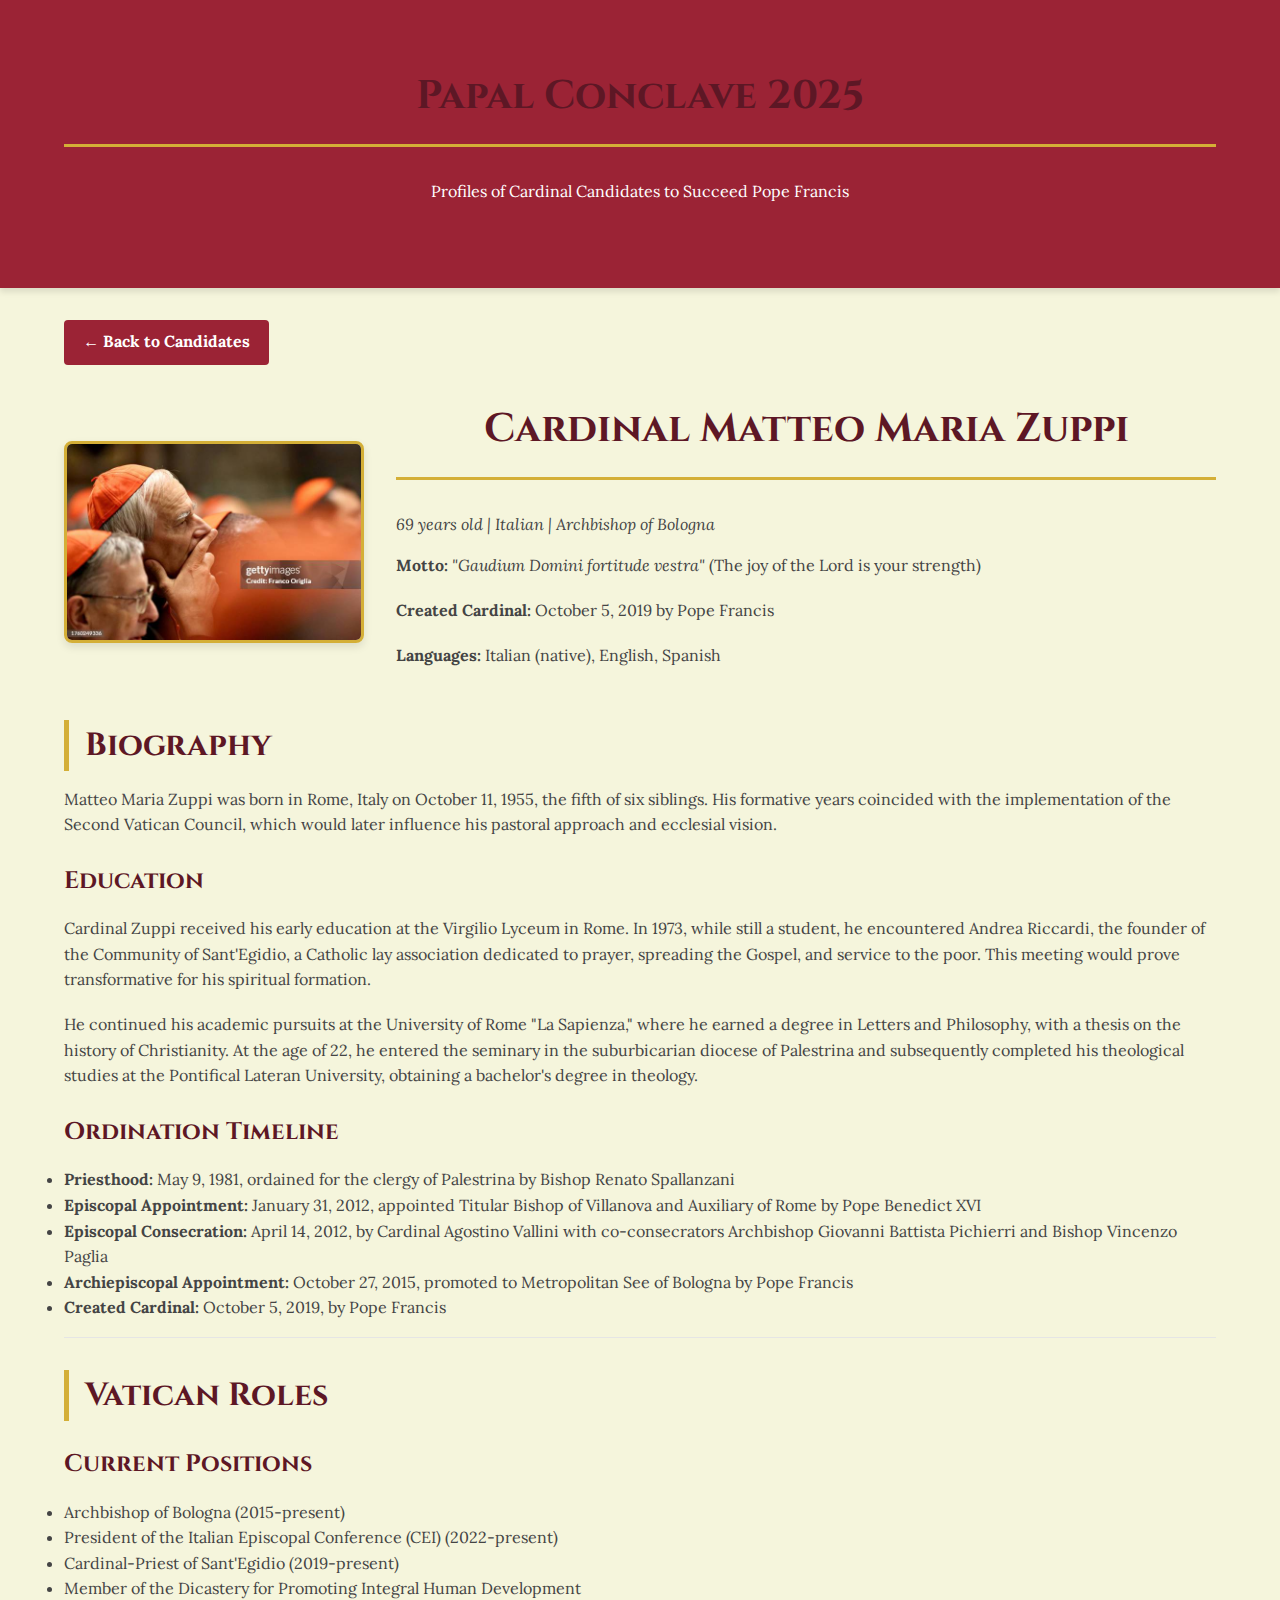
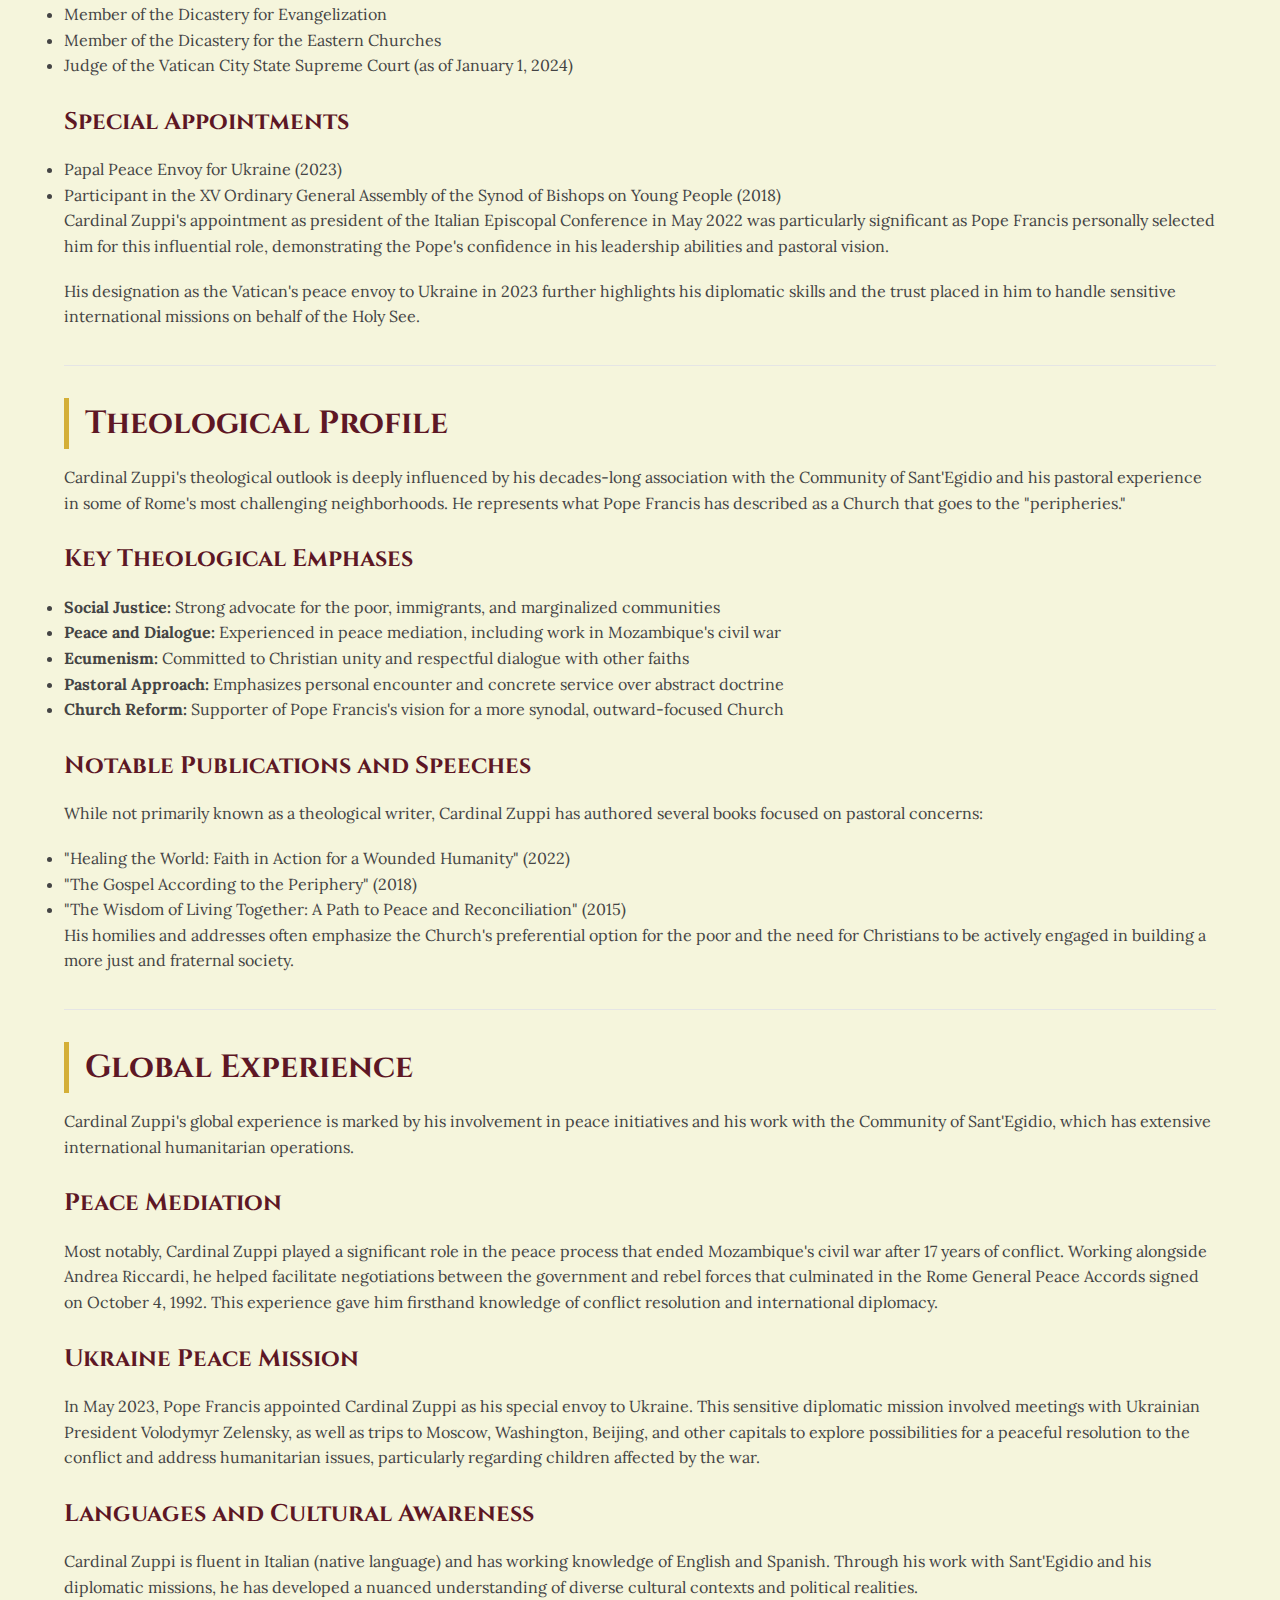
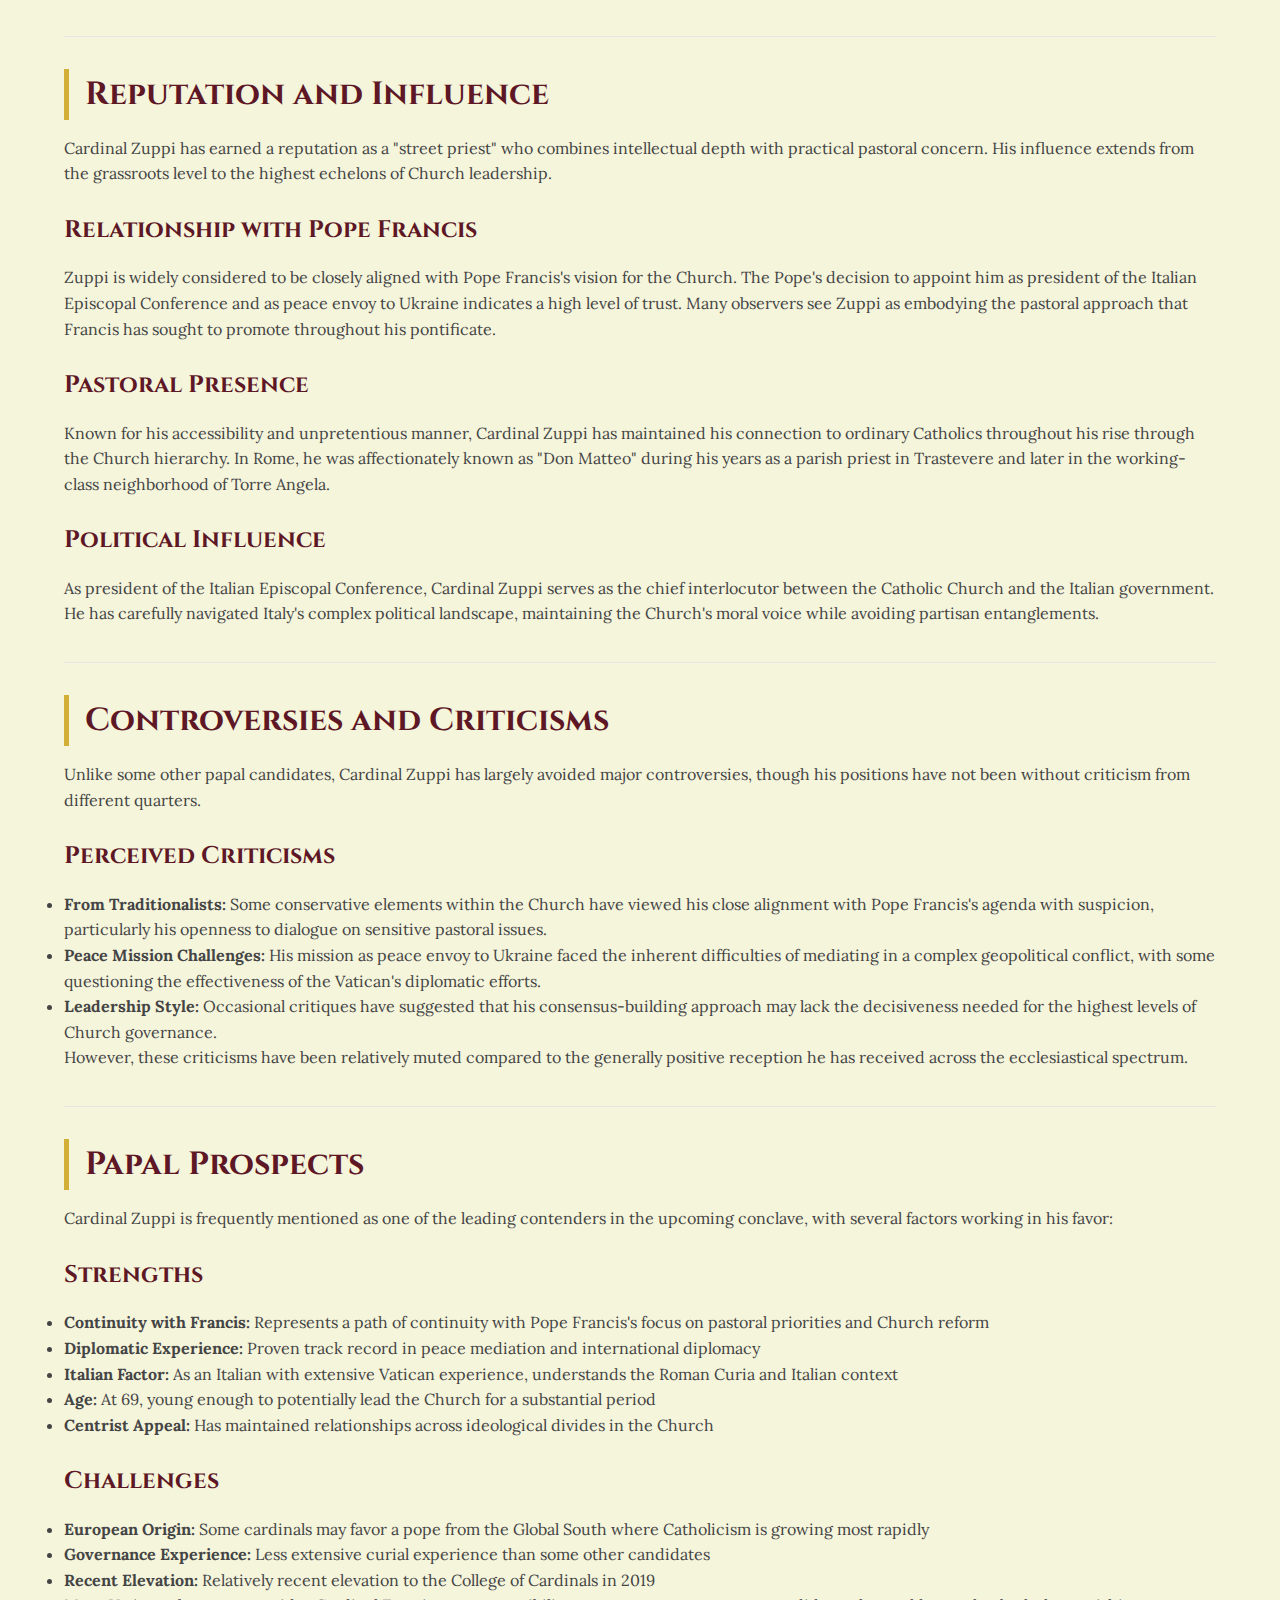
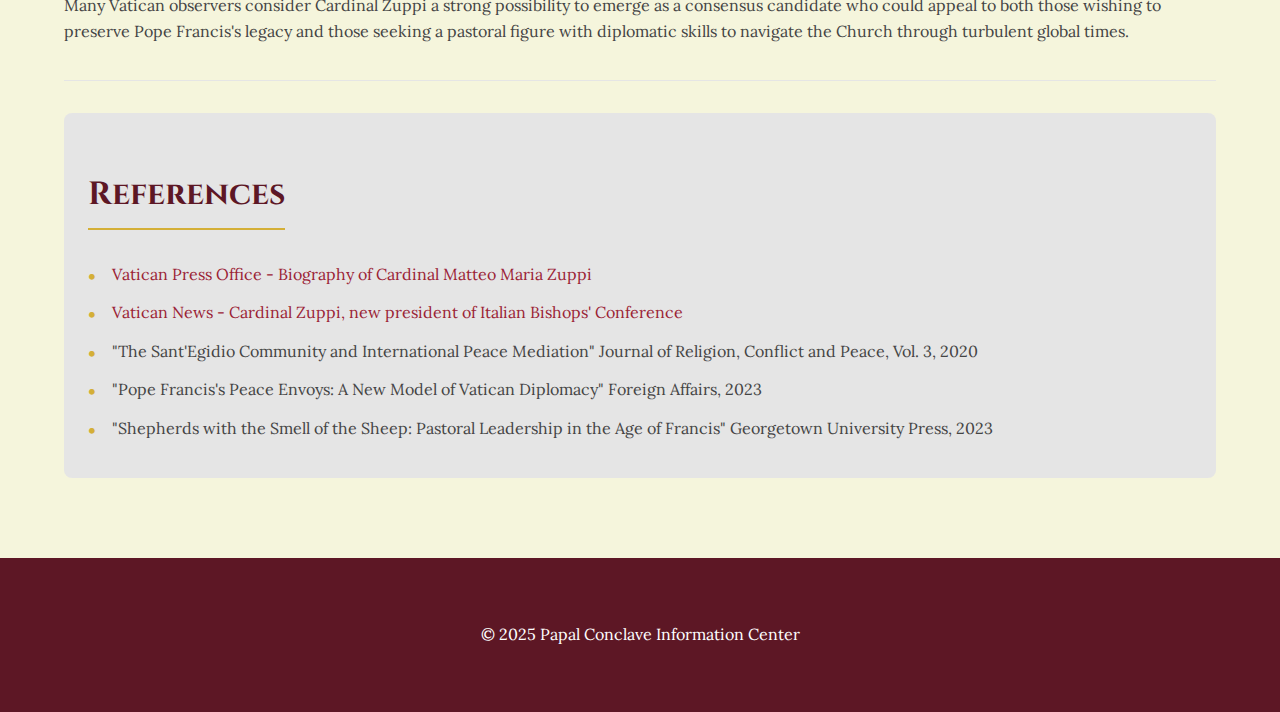
<file: candidate-zuppi.html>
<!DOCTYPE html>
<html lang="en">
<head>
  <meta charset="UTF-8">
  <meta name="viewport" content="width=device-width, initial-scale=1.0">
  <meta name="description" content="Detailed profile of Cardinal Matteo Zuppi, Archbishop of Bologna and papal candidate">
  <title>Cardinal Matteo Zuppi | Papal Candidate Profile</title>
  <link rel="preconnect" href="https://fonts.googleapis.com">
  <link rel="preconnect" href="https://fonts.gstatic.com" crossorigin>
  <link href="https://fonts.googleapis.com/css2?family=Cinzel:wght@400;700&family=Lora:ital,wght@0,400;0,700;1,400&display=swap" rel="stylesheet">
  <link rel="stylesheet" href="assets/css/style.css">
</head>
<body>
  <header>
    <div class="container">
      <h1>Papal Conclave 2025</h1>
      <p>Profiles of Cardinal Candidates to Succeed Pope Francis</p>
    </div>
  </header>

  <main class="container">
    <a href="index.html" class="back-button">&larr; Back to Candidates</a>
    
    <div class="candidate-header">
      <div class="candidate-image">
        <img src="assets/images/gettyimages-1760249336-612x612-80b3.jpg" alt="Cardinal Matteo Zuppi" width="612" height="612">
      </div>
      
      <div class="candidate-info">
        <h1>Cardinal Matteo Maria Zuppi</h1>
        <p class="candidate-meta">69 years old | Italian | Archbishop of Bologna</p>
        <p><strong>Motto:</strong> <em>"Gaudium Domini fortitude vestra"</em> (The joy of the Lord is your strength)</p>
        <p><strong>Created Cardinal:</strong> October 5, 2019 by Pope Francis</p>
        <p><strong>Languages:</strong> Italian (native), English, Spanish</p>
      </div>
    </div>
    
    <section class="section">
      <h2>Biography</h2>
      <p>Matteo Maria Zuppi was born in Rome, Italy on October 11, 1955, the fifth of six siblings. His formative years coincided with the implementation of the Second Vatican Council, which would later influence his pastoral approach and ecclesial vision.</p>
      
      <h3>Education</h3>
      <p>Cardinal Zuppi received his early education at the Virgilio Lyceum in Rome. In 1973, while still a student, he encountered Andrea Riccardi, the founder of the Community of Sant'Egidio, a Catholic lay association dedicated to prayer, spreading the Gospel, and service to the poor. This meeting would prove transformative for his spiritual formation.</p>
      
      <p>He continued his academic pursuits at the University of Rome "La Sapienza," where he earned a degree in Letters and Philosophy, with a thesis on the history of Christianity. At the age of 22, he entered the seminary in the suburbicarian diocese of Palestrina and subsequently completed his theological studies at the Pontifical Lateran University, obtaining a bachelor's degree in theology.</p>
      
      <h3>Ordination Timeline</h3>
      <ul>
        <li><strong>Priesthood:</strong> May 9, 1981, ordained for the clergy of Palestrina by Bishop Renato Spallanzani</li>
        <li><strong>Episcopal Appointment:</strong> January 31, 2012, appointed Titular Bishop of Villanova and Auxiliary of Rome by Pope Benedict XVI</li>
        <li><strong>Episcopal Consecration:</strong> April 14, 2012, by Cardinal Agostino Vallini with co-consecrators Archbishop Giovanni Battista Pichierri and Bishop Vincenzo Paglia</li>
        <li><strong>Archiepiscopal Appointment:</strong> October 27, 2015, promoted to Metropolitan See of Bologna by Pope Francis</li>
        <li><strong>Created Cardinal:</strong> October 5, 2019, by Pope Francis</li>
      </ul>
    </section>
    
    <section class="section">
      <h2>Vatican Roles</h2>
      <h3>Current Positions</h3>
      <ul>
        <li>Archbishop of Bologna (2015-present)</li>
        <li>President of the Italian Episcopal Conference (CEI) (2022-present)</li>
        <li>Cardinal-Priest of Sant'Egidio (2019-present)</li>
        <li>Member of the Dicastery for Promoting Integral Human Development</li>
        <li>Member of the Dicastery for Evangelization</li>
        <li>Member of the Dicastery for the Eastern Churches</li>
        <li>Judge of the Vatican City State Supreme Court (as of January 1, 2024)</li>
      </ul>
      
      <h3>Special Appointments</h3>
      <ul>
        <li>Papal Peace Envoy for Ukraine (2023)</li>
        <li>Participant in the XV Ordinary General Assembly of the Synod of Bishops on Young People (2018)</li>
      </ul>
      
      <p>Cardinal Zuppi's appointment as president of the Italian Episcopal Conference in May 2022 was particularly significant as Pope Francis personally selected him for this influential role, demonstrating the Pope's confidence in his leadership abilities and pastoral vision.</p>
      
      <p>His designation as the Vatican's peace envoy to Ukraine in 2023 further highlights his diplomatic skills and the trust placed in him to handle sensitive international missions on behalf of the Holy See.</p>
    </section>
    
    <section class="section">
      <h2>Theological Profile</h2>
      <p>Cardinal Zuppi's theological outlook is deeply influenced by his decades-long association with the Community of Sant'Egidio and his pastoral experience in some of Rome's most challenging neighborhoods. He represents what Pope Francis has described as a Church that goes to the "peripheries."</p>
      
      <h3>Key Theological Emphases</h3>
      <ul>
        <li><strong>Social Justice:</strong> Strong advocate for the poor, immigrants, and marginalized communities</li>
        <li><strong>Peace and Dialogue:</strong> Experienced in peace mediation, including work in Mozambique's civil war</li>
        <li><strong>Ecumenism:</strong> Committed to Christian unity and respectful dialogue with other faiths</li>
        <li><strong>Pastoral Approach:</strong> Emphasizes personal encounter and concrete service over abstract doctrine</li>
        <li><strong>Church Reform:</strong> Supporter of Pope Francis's vision for a more synodal, outward-focused Church</li>
      </ul>
      
      <h3>Notable Publications and Speeches</h3>
      <p>While not primarily known as a theological writer, Cardinal Zuppi has authored several books focused on pastoral concerns:</p>
      <ul>
        <li>"Healing the World: Faith in Action for a Wounded Humanity" (2022)</li>
        <li>"The Gospel According to the Periphery" (2018)</li>
        <li>"The Wisdom of Living Together: A Path to Peace and Reconciliation" (2015)</li>
      </ul>
      
      <p>His homilies and addresses often emphasize the Church's preferential option for the poor and the need for Christians to be actively engaged in building a more just and fraternal society.</p>
    </section>
    
    <section class="section">
      <h2>Global Experience</h2>
      <p>Cardinal Zuppi's global experience is marked by his involvement in peace initiatives and his work with the Community of Sant'Egidio, which has extensive international humanitarian operations.</p>
      
      <h3>Peace Mediation</h3>
      <p>Most notably, Cardinal Zuppi played a significant role in the peace process that ended Mozambique's civil war after 17 years of conflict. Working alongside Andrea Riccardi, he helped facilitate negotiations between the government and rebel forces that culminated in the Rome General Peace Accords signed on October 4, 1992. This experience gave him firsthand knowledge of conflict resolution and international diplomacy.</p>
      
      <h3>Ukraine Peace Mission</h3>
      <p>In May 2023, Pope Francis appointed Cardinal Zuppi as his special envoy to Ukraine. This sensitive diplomatic mission involved meetings with Ukrainian President Volodymyr Zelensky, as well as trips to Moscow, Washington, Beijing, and other capitals to explore possibilities for a peaceful resolution to the conflict and address humanitarian issues, particularly regarding children affected by the war.</p>
      
      <h3>Languages and Cultural Awareness</h3>
      <p>Cardinal Zuppi is fluent in Italian (native language) and has working knowledge of English and Spanish. Through his work with Sant'Egidio and his diplomatic missions, he has developed a nuanced understanding of diverse cultural contexts and political realities.</p>
    </section>
    
    <section class="section">
      <h2>Reputation and Influence</h2>
      <p>Cardinal Zuppi has earned a reputation as a "street priest" who combines intellectual depth with practical pastoral concern. His influence extends from the grassroots level to the highest echelons of Church leadership.</p>
      
      <h3>Relationship with Pope Francis</h3>
      <p>Zuppi is widely considered to be closely aligned with Pope Francis's vision for the Church. The Pope's decision to appoint him as president of the Italian Episcopal Conference and as peace envoy to Ukraine indicates a high level of trust. Many observers see Zuppi as embodying the pastoral approach that Francis has sought to promote throughout his pontificate.</p>
      
      <h3>Pastoral Presence</h3>
      <p>Known for his accessibility and unpretentious manner, Cardinal Zuppi has maintained his connection to ordinary Catholics throughout his rise through the Church hierarchy. In Rome, he was affectionately known as "Don Matteo" during his years as a parish priest in Trastevere and later in the working-class neighborhood of Torre Angela.</p>
      
      <h3>Political Influence</h3>
      <p>As president of the Italian Episcopal Conference, Cardinal Zuppi serves as the chief interlocutor between the Catholic Church and the Italian government. He has carefully navigated Italy's complex political landscape, maintaining the Church's moral voice while avoiding partisan entanglements.</p>
    </section>
    
    <section class="section">
      <h2>Controversies and Criticisms</h2>
      <p>Unlike some other papal candidates, Cardinal Zuppi has largely avoided major controversies, though his positions have not been without criticism from different quarters.</p>
      
      <h3>Perceived Criticisms</h3>
      <ul>
        <li><strong>From Traditionalists:</strong> Some conservative elements within the Church have viewed his close alignment with Pope Francis's agenda with suspicion, particularly his openness to dialogue on sensitive pastoral issues.</li>
        <li><strong>Peace Mission Challenges:</strong> His mission as peace envoy to Ukraine faced the inherent difficulties of mediating in a complex geopolitical conflict, with some questioning the effectiveness of the Vatican's diplomatic efforts.</li>
        <li><strong>Leadership Style:</strong> Occasional critiques have suggested that his consensus-building approach may lack the decisiveness needed for the highest levels of Church governance.</li>
      </ul>
      
      <p>However, these criticisms have been relatively muted compared to the generally positive reception he has received across the ecclesiastical spectrum.</p>
    </section>
    
    <section class="section">
      <h2>Papal Prospects</h2>
      <p>Cardinal Zuppi is frequently mentioned as one of the leading contenders in the upcoming conclave, with several factors working in his favor:</p>
      
      <h3>Strengths</h3>
      <ul>
        <li><strong>Continuity with Francis:</strong> Represents a path of continuity with Pope Francis's focus on pastoral priorities and Church reform</li>
        <li><strong>Diplomatic Experience:</strong> Proven track record in peace mediation and international diplomacy</li>
        <li><strong>Italian Factor:</strong> As an Italian with extensive Vatican experience, understands the Roman Curia and Italian context</li>
        <li><strong>Age:</strong> At 69, young enough to potentially lead the Church for a substantial period</li>
        <li><strong>Centrist Appeal:</strong> Has maintained relationships across ideological divides in the Church</li>
      </ul>
      
      <h3>Challenges</h3>
      <ul>
        <li><strong>European Origin:</strong> Some cardinals may favor a pope from the Global South where Catholicism is growing most rapidly</li>
        <li><strong>Governance Experience:</strong> Less extensive curial experience than some other candidates</li>
        <li><strong>Recent Elevation:</strong> Relatively recent elevation to the College of Cardinals in 2019</li>
      </ul>
      
      <p>Many Vatican observers consider Cardinal Zuppi a strong possibility to emerge as a consensus candidate who could appeal to both those wishing to preserve Pope Francis's legacy and those seeking a pastoral figure with diplomatic skills to navigate the Church through turbulent global times.</p>
    </section>
    
    <section class="references">
      <h2>References</h2>
      <ul>
        <li><a href="https://press.vatican.va/content/salastampa/en/documentation/cardinali_biografie/cardinali_bio_zuppi_mm.html" target="_blank">Vatican Press Office - Biography of Cardinal Matteo Maria Zuppi</a></li>
        <li><a href="https://www.vaticannews.va/en/church/news/2022-05/cardinal-zuppi-new-president-of-italian-episcopal-conference.html" target="_blank">Vatican News - Cardinal Zuppi, new president of Italian Bishops' Conference</a></li>
        <li>"The Sant'Egidio Community and International Peace Mediation" Journal of Religion, Conflict and Peace, Vol. 3, 2020</li>
        <li>"Pope Francis's Peace Envoys: A New Model of Vatican Diplomacy" Foreign Affairs, 2023</li>
        <li>"Shepherds with the Smell of the Sheep: Pastoral Leadership in the Age of Francis" Georgetown University Press, 2023</li>
      </ul>
    </section>
  </main>

  <footer>
    <div class="container">
      <p>&copy; 2025 Papal Conclave Information Center</p>
    </div>
  </footer>

  <script src="assets/js/scripts.js"></script>
</body>
</html>
</file>
<file: assets/css/style.css>
/* Vatican-inspired color palette */
:root {
  --vatican-gold: #D4AF37;
  --vatican-cream: #F5F5DC;
  --vatican-red: #9B2335;
  --vatican-deep-red: #5D1725;
  --vatican-gray: #444444;
  --vatican-light-gray: #E5E5E5;
  --vatican-white: #FFFFFF;
}

/* Base styles */
* {
  margin: 0;
  padding: 0;
  box-sizing: border-box;
}

body {
  font-family: 'Lora', Georgia, serif;
  line-height: 1.6;
  color: var(--vatican-gray);
  background-color: var(--vatican-cream);
}

header {
  background-color: var(--vatican-red);
  color: var(--vatican-white);
  padding: 2rem 0;
  text-align: center;
  box-shadow: 0 4px 6px rgba(0, 0, 0, 0.1);
}

.container {
  width: 90%;
  max-width: 1200px;
  margin: 0 auto;
  padding: 2rem 0;
}

/* Typography */
h1, h2, h3, h4 {
  font-family: 'Cinzel', Georgia, serif;
  margin-bottom: 1rem;
  color: var(--vatican-deep-red);
}

h1 {
  font-size: 2.5rem;
  text-align: center;
  margin-bottom: 2rem;
  padding-bottom: 1rem;
  border-bottom: 3px solid var(--vatican-gold);
}

h2 {
  font-size: 2rem;
  border-left: 5px solid var(--vatican-gold);
  padding-left: 1rem;
  margin-top: 2rem;
}

h3 {
  font-size: 1.5rem;
  margin-top: 1.5rem;
}

p {
  margin-bottom: 1.2rem;
}

a {
  color: var(--vatican-red);
  text-decoration: none;
  transition: color 0.3s;
}

a:hover {
  color: var(--vatican-gold);
  text-decoration: underline;
}

/* Candidate cards for index page */
.candidates-grid {
  display: grid;
  grid-template-columns: repeat(auto-fill, minmax(280px, 1fr));
  gap: 2rem;
  margin-top: 2rem;
}

.candidate-card {
  background-color: var(--vatican-white);
  border-radius: 8px;
  overflow: hidden;
  box-shadow: 0 4px 8px rgba(0, 0, 0, 0.1);
  transition: transform 0.3s, box-shadow 0.3s;
}

.candidate-card:hover {
  transform: translateY(-5px);
  box-shadow: 0 8px 16px rgba(0, 0, 0, 0.15);
}

.candidate-card img {
  width: 100%;
  height: 300px;
  object-fit: cover;
  border-bottom: 3px solid var(--vatican-gold);
}

.candidate-card-content {
  padding: 1.5rem;
}

.candidate-card h3 {
  margin-top: 0;
  font-size: 1.25rem;
}

.candidate-meta {
  font-style: italic;
  color: var(--vatican-gray);
  margin-bottom: 1rem;
}

/* Individual candidate page */
.candidate-header {
  display: flex;
  align-items: center;
  gap: 2rem;
  margin-bottom: 2rem;
  flex-wrap: wrap;
}

.candidate-image {
  flex: 0 0 300px;
  border-radius: 8px;
  overflow: hidden;
  box-shadow: 0 4px 8px rgba(0, 0, 0, 0.1);
  border: 3px solid var(--vatican-gold);
}

.candidate-image img {
  width: 100%;
  height: auto;
  display: block;
}

.candidate-info {
  flex: 1;
  min-width: 300px;
}

.section {
  margin-bottom: 2rem;
  padding-bottom: 1rem;
  border-bottom: 1px solid var(--vatican-light-gray);
}

.section:last-child {
  border-bottom: none;
}

/* References section */
.references {
  background-color: var(--vatican-light-gray);
  padding: 1.5rem;
  border-radius: 8px;
  margin-top: 2rem;
}

.references h2 {
  border-left: none;
  padding-left: 0;
  border-bottom: 2px solid var(--vatican-gold);
  padding-bottom: 0.5rem;
  display: inline-block;
}

.references ul {
  list-style-type: none;
  margin-top: 1rem;
}

.references li {
  margin-bottom: 0.8rem;
  padding-left: 1.5rem;
  position: relative;
}

.references li::before {
  content: "•";
  color: var(--vatican-gold);
  font-size: 1.2rem;
  position: absolute;
  left: 0;
  top: 0;
}

/* Back button */
.back-button {
  display: inline-block;
  margin-bottom: 2rem;
  padding: 0.6rem 1.2rem;
  background-color: var(--vatican-red);
  color: var(--vatican-white);
  border-radius: 4px;
  font-weight: bold;
  transition: background-color 0.3s;
}

.back-button:hover {
  background-color: var(--vatican-deep-red);
  text-decoration: none;
}

/* Footer */
footer {
  background-color: var(--vatican-deep-red);
  color: var(--vatican-white);
  text-align: center;
  padding: 2rem 0;
  margin-top: 3rem;
}

footer p {
  margin: 0;
}

/* Responsive design */
@media (max-width: 768px) {
  h1 {
    font-size: 2rem;
  }
  
  h2 {
    font-size: 1.5rem;
  }
  
  .candidate-header {
    flex-direction: column;
    align-items: center;
  }
  
  .candidate-image {
    flex: 0 0 100%;
    max-width: 300px;
  }
}

@media (max-width: 480px) {
  .container {
    width: 95%;
  }
  
  h1 {
    font-size: 1.8rem;
  }
  
  .candidates-grid {
    grid-template-columns: 1fr;
  }
}
</file>
